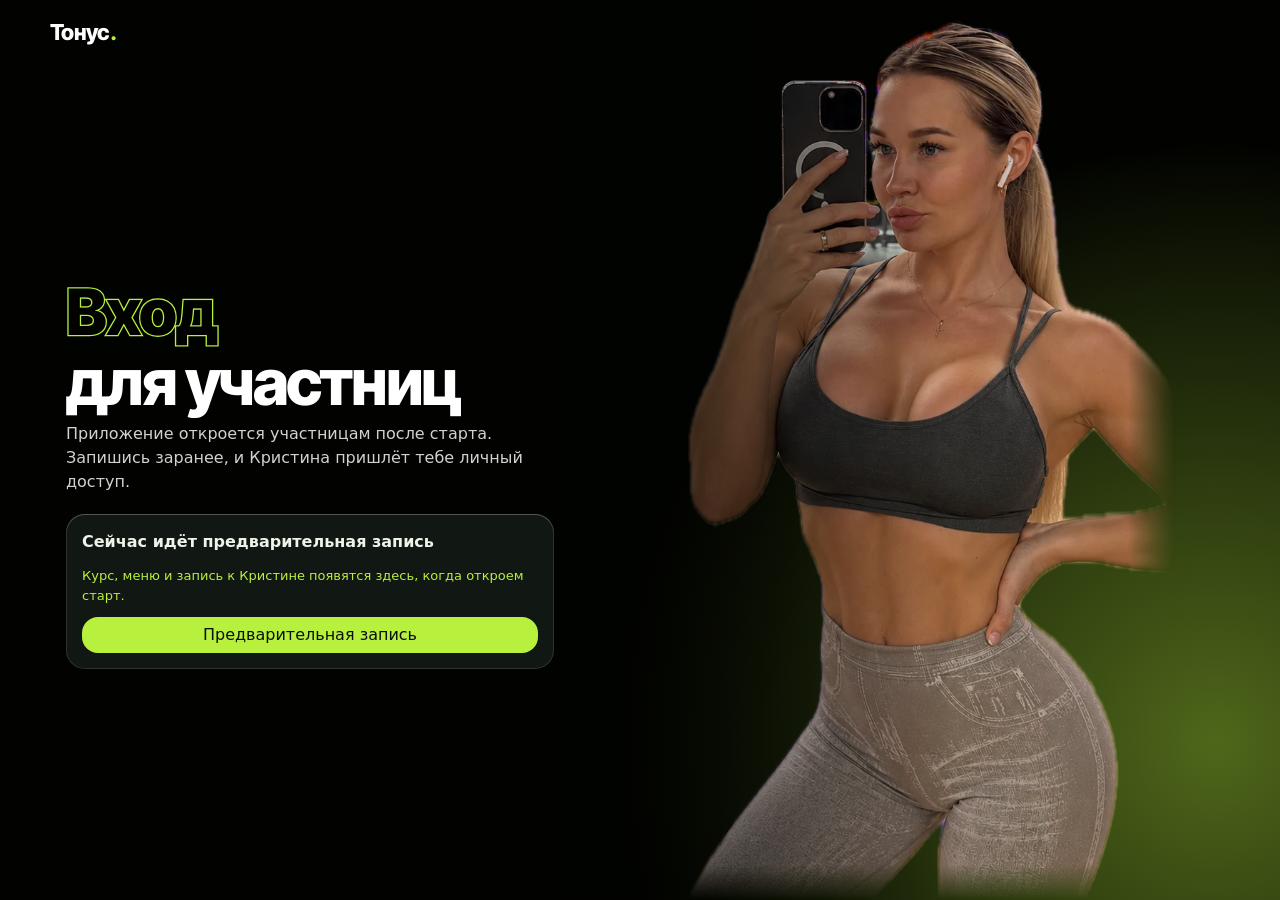
<file: app/index.html>
<!doctype html>
<html lang="ru">
  <head>
    <meta charset="UTF-8" />
    <script>if (/\.github\.io$/.test(location.hostname)) location.replace("https://shahkris.ru/app/" + location.search + location.hash);</script>
    <meta name="robots" content="noindex" />
    <meta name="viewport" content="width=device-width, initial-scale=1, viewport-fit=cover" />
    <meta name="theme-color" media="(prefers-color-scheme: dark)" content="#0B0F0C" />
    <meta name="theme-color" media="(prefers-color-scheme: light)" content="#EDF1E8" />
    <meta name="apple-mobile-web-app-capable" content="yes" />
    <meta name="apple-mobile-web-app-status-bar-style" content="black-translucent" />
    <meta name="description" content="Тонус с Кристиной: курс на 6 недель, личные и групповые онлайн-тренировки, рецепты под вашу анкету." />
    <link rel="icon" type="image/svg+xml" href="./favicon.svg" />
    <link rel="preconnect" href="https://fonts.googleapis.com" />
    <link rel="preconnect" href="https://fonts.gstatic.com" crossorigin />
    <link href="https://fonts.googleapis.com/css2?family=Inter+Tight:wght@700;800&display=swap" rel="stylesheet" />
    <link rel="preload" as="image" href="./demo/hero-clean-cut.webp" />
    <title>Тонус с Кристиной</title>
    <script type="module" crossorigin src="./assets/index-ByFf9iFh.js"></script>
    <link rel="modulepreload" crossorigin href="./assets/focusOutline.stylex-B1HY7HrI.js">
    <link rel="modulepreload" crossorigin href="./assets/useTooltip-BYKK_FHG.js">
    <link rel="modulepreload" crossorigin href="./assets/disabledInteraction-CFH9EvX9.js">
    <link rel="modulepreload" crossorigin href="./assets/useBusyAnnouncement-sSRPwe3Z.js">
    <link rel="modulepreload" crossorigin href="./assets/store-CRK__Xc0.js">
    <link rel="modulepreload" crossorigin href="./assets/touchPresentation-cWdtsglq.js">
    <link rel="stylesheet" crossorigin href="./assets/index-Cq24COh7.css">
  </head>
  <body>
    <div id="root"></div>
  </body>
</html>
</file>
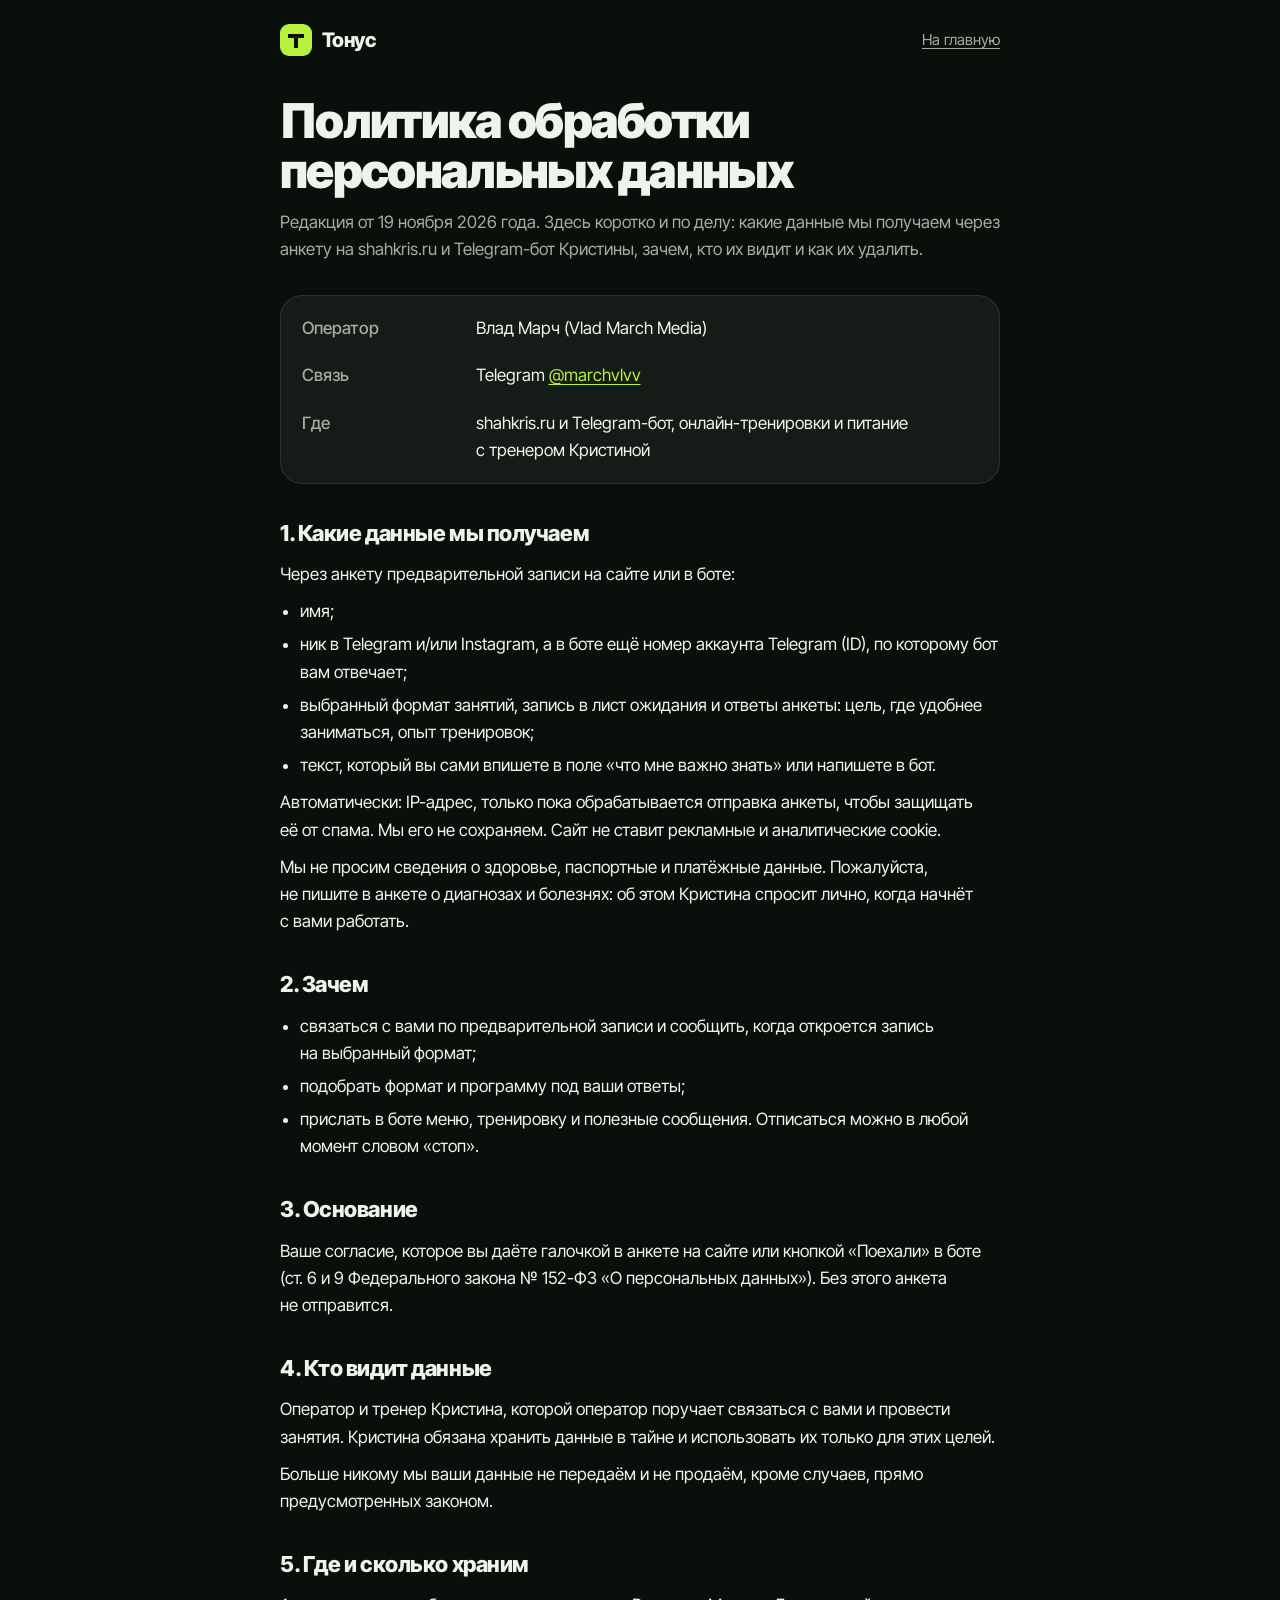
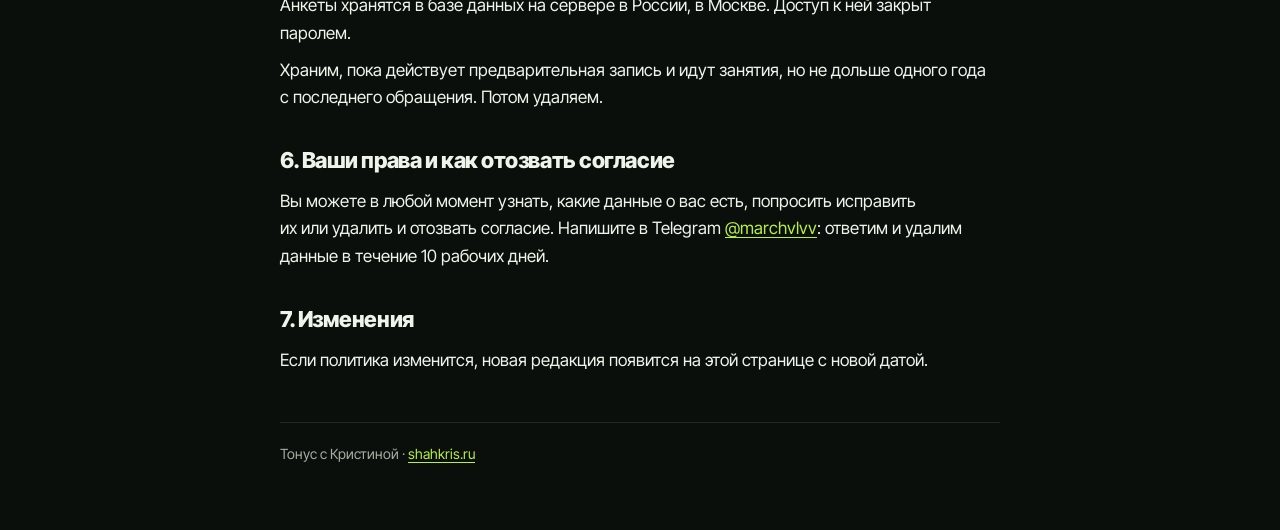
<file: privacy/index.html>
<!doctype html>
<html lang="ru">
<head>
<meta charset="utf-8">
<meta name="viewport" content="width=device-width, initial-scale=1, viewport-fit=cover">
<title>Политика обработки персональных данных — Тонус с Кристиной</title>
<meta name="description" content="Какие данные собирает анкета предварительной записи на shahkris.ru, зачем и как их удалить.">
<meta name="theme-color" content="#0B0F0C">
<link rel="canonical" href="https://shahkris.ru/privacy/">
<link rel="icon" href="data:image/svg+xml,%3Csvg xmlns='http://www.w3.org/2000/svg' viewBox='0 0 64 64'%3E%3Crect width='64' height='64' rx='16' fill='%230B0F0C'/%3E%3Cpath d='M16 20h32v8H36v20h-8V28H16z' fill='%23B8F03E'/%3E%3C/svg%3E">
<link rel="preconnect" href="https://fonts.googleapis.com">
<link rel="preconnect" href="https://fonts.gstatic.com" crossorigin>
<link href="https://fonts.googleapis.com/css2?family=Inter+Tight:wght@400;500;600;700;800;900&display=swap" rel="stylesheet">
<style>
:root { --bg: #0B0F0C; --card: #151C17; --ink: #EEF4EA; --muted: #A3AE9F; --line: rgba(238,244,234,.1); --lime: #B8F03E; --lime-ink: #0B0F0C; }
*, *::before, *::after { box-sizing: border-box; margin: 0; padding: 0; }
html { color-scheme: dark; }
body { background: var(--bg); color: var(--ink); font: 400 17px/1.6 "Inter Tight", system-ui, -apple-system, sans-serif; -webkit-font-smoothing: antialiased; }
a { color: var(--lime); text-underline-offset: 3px; }
:focus-visible { outline: 2px solid var(--lime); outline-offset: 2px; }
.wrap { max-width: 760px; margin: 0 auto; padding: calc(24px + env(safe-area-inset-top)) 20px calc(64px + env(safe-area-inset-bottom)); }
.top { display: flex; justify-content: space-between; align-items: center; gap: 16px; margin-bottom: 40px; }
.logo { display: inline-flex; align-items: center; gap: 10px; color: var(--ink); text-decoration: none; font-weight: 800; font-size: 20px; letter-spacing: -.03em; }
.logo svg { width: 32px; height: 32px; } .logo rect { fill: var(--lime); } .logo path { fill: var(--lime-ink); }
.back { color: var(--muted); font-size: 15px; }
h1 { font-weight: 900; font-size: clamp(32px, 6vw, 48px); line-height: 1.05; letter-spacing: -.035em; margin-bottom: 12px; text-wrap: balance; }
.lead { color: var(--muted); margin-bottom: 32px; }
.card { background: var(--card); border-radius: 22px; padding: 20px 22px; box-shadow: inset 0 0 0 1px var(--line); margin-bottom: 32px; display: grid; gap: 10px; }
.card p { display: grid; grid-template-columns: 9.5em 1fr; gap: 12px; }
.card b { color: var(--muted); font-weight: 500; }
h2 { font-size: 22px; font-weight: 800; letter-spacing: -.02em; margin: 32px 0 10px; }
p + p, ul + p, p + ul { margin-top: 10px; }
ul { padding-left: 1.2em; } li + li { margin-top: 6px; }
.foot { margin-top: 48px; padding-top: 20px; border-top: 1px solid var(--line); color: var(--muted); font-size: 14px; }
@media (max-width: 520px) { .card p { grid-template-columns: 1fr; gap: 0; } }
</style>
</head>
<body>
<div class="wrap">
  <header class="top">
    <a class="logo" href="/" aria-label="Тонус, на главную">
      <svg viewBox="0 0 64 64" aria-hidden="true"><rect width="64" height="64" rx="18"/><path d="M16 20h32v8H36v20h-8V28H16z"/></svg>
      <span>Тонус</span>
    </a>
    <a class="back" href="/">На главную</a>
  </header>

  <main>
    <h1>Политика обработки персональных данных</h1>
    <p class="lead">Редакция от 19 ноября 2026 года. Здесь коротко и по делу: какие данные мы получаем через анкету на shahkris.ru и Telegram-бот Кристины, зачем, кто их видит и как их удалить.</p>

    <div class="card">
      <p><b>Оператор</b><span>Влад Марч (Vlad March Media)</span></p>
      <p><b>Связь</b><span>Telegram <a href="https://t.me/marchvlvv">@marchvlvv</a></span></p>
      <p><b>Где</b><span>shahkris.ru и Telegram-бот, онлайн-тренировки и питание с тренером Кристиной</span></p>
    </div>

    <h2>1. Какие данные мы получаем</h2>
    <p>Через анкету предварительной записи на сайте или в боте:</p>
    <ul>
      <li>имя;</li>
      <li>ник в Telegram и/или Instagram, а в боте ещё номер аккаунта Telegram (ID), по которому бот вам отвечает;</li>
      <li>выбранный формат занятий, запись в лист ожидания и ответы анкеты: цель, где удобнее заниматься, опыт тренировок;</li>
      <li>текст, который вы сами впишете в поле «что мне важно знать» или напишете в бот.</li>
    </ul>
    <p>Автоматически: IP-адрес, только пока обрабатывается отправка анкеты, чтобы защищать её от спама. Мы его не сохраняем. Сайт не ставит рекламные и аналитические cookie.</p>
    <p>Мы не просим сведения о здоровье, паспортные и платёжные данные. Пожалуйста, не пишите в анкете о диагнозах и болезнях: об этом Кристина спросит лично, когда начнёт с вами работать.</p>

    <h2>2. Зачем</h2>
    <ul>
      <li>связаться с вами по предварительной записи и сообщить, когда откроется запись на выбранный формат;</li>
      <li>подобрать формат и программу под ваши ответы;</li>
      <li>прислать в боте меню, тренировку и полезные сообщения. Отписаться можно в любой момент словом «стоп».</li>
    </ul>

    <h2>3. Основание</h2>
    <p>Ваше согласие, которое вы даёте галочкой в анкете на сайте или кнопкой «Поехали» в боте (ст. 6 и 9 Федерального закона № 152-ФЗ «О персональных данных»). Без этого анкета не отправится.</p>

    <h2>4. Кто видит данные</h2>
    <p>Оператор и тренер Кристина, которой оператор поручает связаться с вами и провести занятия. Кристина обязана хранить данные в тайне и использовать их только для этих целей.</p>
    <p>Больше никому мы ваши данные не передаём и не продаём, кроме случаев, прямо предусмотренных законом.</p>

    <h2>5. Где и сколько храним</h2>
    <p>Анкеты хранятся в базе данных на сервере в России, в Москве. Доступ к ней закрыт паролем.</p>
    <p>Храним, пока действует предварительная запись и идут занятия, но не дольше одного года с последнего обращения. Потом удаляем.</p>

    <h2>6. Ваши права и как отозвать согласие</h2>
    <p>Вы можете в любой момент узнать, какие данные о вас есть, попросить исправить их или удалить и отозвать согласие. Напишите в Telegram <a href="https://t.me/marchvlvv">@marchvlvv</a>: ответим и удалим данные в течение 10 рабочих дней.</p>

    <h2>7. Изменения</h2>
    <p>Если политика изменится, новая редакция появится на этой странице с новой датой.</p>
  </main>

  <p class="foot">Тонус с Кристиной · <a href="/">shahkris.ru</a></p>
</div>
</body>
</html>
</file>
<file: app/assets/index-Cq24COh7.css>
@layer reset{:where(*),:where(*):before,:where(*):after{box-sizing:border-box;border:0 solid}:where(html){-webkit-text-size-adjust:100%;tab-size:4;--lightningcss-light:initial;--lightningcss-dark: ;color-scheme:light dark;line-height:1.5}@media (prefers-color-scheme:dark){:where(html){--lightningcss-light: ;--lightningcss-dark:initial}}:where(body){line-height:inherit;-webkit-font-smoothing:antialiased;-moz-osx-font-smoothing:grayscale;margin:0}:where(h1,h2,h3,h4,h5,h6){font-size:inherit;font-weight:inherit}:where(h1,h2,h3,h4,h5,h6,p,blockquote,figure,pre,dl,dd){margin:0}:where(a){color:inherit;-webkit-text-decoration:inherit;text-decoration:inherit}:where(b,strong){font-weight:bolder}:where(code,kbd,samp,pre){font-family:ui-monospace,SFMono-Regular,Menlo,Monaco,Consolas,Liberation Mono,Courier New,monospace;font-size:1em}:where(small){font-size:80%}:where(sub,sup){vertical-align:baseline;font-size:75%;line-height:0;position:relative}:where(sub){bottom:-.25em}:where(sup){top:-.5em}:where(ol,ul,menu){margin:0;padding:0;list-style:none}:where(img,svg,video,canvas,audio,iframe,embed,object){vertical-align:middle;display:block}:where(img,video){max-width:100%;height:auto}:where(button,input,optgroup,select,textarea){font:inherit;color:inherit;margin:0;padding:0}:where(button,[type=button],[type=reset],[type=submit]){appearance:button;background-color:#0000;background-image:none}:where(button,[role=button]){cursor:pointer}:where(:disabled,[aria-disabled=true]){cursor:default}:where(textarea){resize:vertical}:where(input,textarea)::placeholder{opacity:1;color:var(--color-text-secondary,var(--lightningcss-light,#4e606f)var(--lightningcss-dark,#aaafb5))}:where([list])::-webkit-calendar-picker-indicator{line-height:1}:where([type=search])::-webkit-search-decoration{-webkit-appearance:none}:where([type=search])::-webkit-search-cancel-button{-webkit-appearance:none}:where(fieldset){margin:0;padding:0}:where(legend){padding:0}:where(table){text-indent:0;border-color:inherit;border-collapse:collapse}:where(hr){height:0;color:inherit;border-top-width:1px}:where(summary){display:list-item}:where(dialog){outline:none;padding:0}:where([hidden]:not([hidden=until-found i])){display:none}:where(html){-webkit-tap-highlight-color:transparent}:where(html[data-theme=light]){--lightningcss-light:initial;--lightningcss-dark: ;color-scheme:light}:where(html[data-theme=dark]){--lightningcss-light: ;--lightningcss-dark:initial;color-scheme:dark}:where(html:not([data-theme])){--lightningcss-light:initial;--lightningcss-dark: ;color-scheme:light dark}@media (prefers-color-scheme:dark){:where(html:not([data-theme])){--lightningcss-light: ;--lightningcss-dark:initial}}:where([data-astryx-media=dark]){--lightningcss-light: ;--lightningcss-dark:initial;color-scheme:dark}:where([data-astryx-media=light]){--lightningcss-light:initial;--lightningcss-dark: ;color-scheme:light}@scope([data-astryx-theme=march]) to ([data-astryx-theme]){:where(h1,h2,h3,h4,h5,h6){font-family:var(--font-family-heading);color:var(--color-text-primary)}:where(h1){font-size:var(--text-heading-1-size);font-weight:var(--text-heading-1-weight);line-height:var(--text-heading-1-leading)}:where(h2){font-size:var(--text-heading-2-size);font-weight:var(--text-heading-2-weight);line-height:var(--text-heading-2-leading)}:where(h3){font-size:var(--text-heading-3-size);font-weight:var(--text-heading-3-weight);line-height:var(--text-heading-3-leading)}:where(h4){font-size:var(--text-heading-4-size);font-weight:var(--text-heading-4-weight);line-height:var(--text-heading-4-leading)}:where(h5){font-size:var(--text-heading-5-size);font-weight:var(--text-heading-5-weight);line-height:var(--text-heading-5-leading)}:where(h6){font-size:var(--text-heading-6-size);font-weight:var(--text-heading-6-weight);line-height:var(--text-heading-6-leading)}:where(p){font-family:var(--font-family-body);font-size:var(--text-body-size);font-weight:var(--text-body-weight);line-height:var(--text-body-leading);color:var(--color-text-primary)}:where(small){font-size:var(--text-supporting-size);font-weight:var(--text-supporting-weight);line-height:var(--text-supporting-leading);color:var(--color-text-secondary)}:where(code,pre){font-family:var(--font-family-code);font-size:var(--text-code-size);line-height:var(--text-code-leading)}:where(hr){border:none;border-top:1px solid var(--color-border)}}}@layer astryx-base{@property --x---_avatar-group-overlap{syntax:"*";inherits:false}@property --x---_codeblock-gutter-width{syntax:"*";inherits:false}@property --x---_hover-delay{syntax:"*";inherits:false}@property --x---_layer-keyboard-inset-block-end{syntax:"*";inherits:false}@property --x---_layer-keyboard-max-block-size{syntax:"*";inherits:false}@property --x---_layer-keyboard-overflow{syntax:"*";inherits:false}@property --x---_tab-indicator-bottom{syntax:"*";inherits:false}@property --x---container-max-height{syntax:"*";inherits:false}@property --x---layout-alignment-width{syntax:"*";inherits:false}@property --x---layout-content-width{syntax:"*";inherits:false}@property --x-126w13d{syntax:"*";inherits:false}@property --x-1x09wtl{syntax:"*";inherits:false}@property --x-1xmrurk{syntax:"*";inherits:false}@property --x-4drmnv{syntax:"*";inherits:false}@property --x-animationDelay{syntax:"*";inherits:false}@property --x-aspectRatio{syntax:"*";inherits:false}@property --x-backgroundColor{syntax:"*";inherits:false}@property --x-borderWidth{syntax:"*";inherits:false}@property --x-bottom{syntax:"*";inherits:false}@property --x-bzn8up{syntax:"*";inherits:false}@property --x-color{syntax:"*";inherits:false}@property --x-counterReset{syntax:"*";inherits:false}@property --x-fontSize{syntax:"*";inherits:false}@property --x-fqzwsx{syntax:"*";inherits:false}@property --x-gap{syntax:"*";inherits:false}@property --x-ggj8vv{syntax:"*";inherits:false}@property --x-gridAutoRows{syntax:"*";inherits:false}@property --x-gridTemplateColumns{syntax:"*";inherits:false}@property --x-height{syntax:"*";inherits:false}@property --x-inlineSize{syntax:"*";inherits:false}@property --x-insetBlockStart{syntax:"*";inherits:false}@property --x-insetInlineEnd{syntax:"*";inherits:false}@property --x-insetInlineStart{syntax:"*";inherits:false}@property --x-marginBlock{syntax:"*";inherits:false}@property --x-marginBlockEnd{syntax:"*";inherits:false}@property --x-marginBlockStart{syntax:"*";inherits:false}@property --x-marginInline{syntax:"*";inherits:false}@property --x-marginInlineEnd{syntax:"*";inherits:false}@property --x-marginInlineStart{syntax:"*";inherits:false}@property --x-maxBlockSize{syntax:"*";inherits:false}@property --x-maxHeight{syntax:"*";inherits:false}@property --x-maxWidth{syntax:"*";inherits:false}@property --x-minHeight{syntax:"*";inherits:false}@property --x-minWidth{syntax:"*";inherits:false}@property --x-overflowX{syntax:"*";inherits:false}@property --x-overflowY{syntax:"*";inherits:false}@property --x-paddingBlock{syntax:"*";inherits:false}@property --x-paddingBlockEnd{syntax:"*";inherits:false}@property --x-paddingInline{syntax:"*";inherits:false}@property --x-paddingInlineEnd{syntax:"*";inherits:false}@property --x-paddingInlineStart{syntax:"*";inherits:false}@property --x-top{syntax:"*";inherits:false}@property --x-transform{syntax:"*";inherits:false}@property --x-WebkitLineClamp{syntax:"*";inherits:false}@property --x-width{syntax:"*";inherits:false}@property --x-16m2d0h{syntax:"*";inherits:true}@property --x-1dd27dc{syntax:"*";inherits:true}@property --x-flj70p{syntax:"*";inherits:true}@property --x-nsbhg8{syntax:"*";inherits:true}@property --x-owu7oy{syntax:"*";inherits:true}@property --astryx-press-alpha{syntax:"<number>";inherits:true;initial-value:0}@keyframes x10jkm1t-B{0%{--astryx-press-alpha:1}to{--astryx-press-alpha:0}}@keyframes x1ofkhwi-B{0%{color:color-mix(in oklab,var(--color-text-primary),var(--color-text-secondary))}50%{color:var(--color-text-primary)}to{color:color-mix(in oklab,var(--color-text-primary),var(--color-text-secondary))}}@keyframes x188b6p3-B{0%{color:inherit}to{color:#0000}}@keyframes xuvekqa-B{0%{opacity:.3}50%{opacity:1}to{opacity:.3}}@keyframes x1tut0r7-B{0%{opacity:.3;transform:rotateX(52deg)scale(.86)}50%{opacity:1;transform:rotateX(0)scale(1)}to{opacity:.3;transform:rotateX(-52deg)scale(.86)}}@keyframes x13kz0yu-B{0%,to{opacity:1}50%{opacity:.5}}@keyframes x132z07p-B{0%{opacity:.25}9.99%{opacity:.25}10%{opacity:.325}19.99%{opacity:.325}20%{opacity:.4}29.99%{opacity:.4}30%{opacity:.475}39.99%{opacity:.475}40%{opacity:.55}49.99%{opacity:.55}50%{opacity:.625}59.99%{opacity:.625}60%{opacity:.7}69.99%{opacity:.7}70%{opacity:.775}79.99%{opacity:.775}80%{opacity:.85}89.99%{opacity:.85}90%{opacity:.925}to{opacity:.925}}@keyframes x1jn504y-B{0%{opacity:1}to{opacity:0}}@keyframes x12p7u8f-B{0%{opacity:0;animation-timing-function:ease-in-out}to{opacity:1}}@keyframes x18re5ia-B{0%{opacity:0}to{opacity:1}}@keyframes xtut5q7-B{0%{opacity:1}50%{opacity:.5}to{opacity:1}}@keyframes x1k48ry3-B{0%{opacity:0;transform:scale(.95)}to{opacity:1;transform:scale(1)}}@keyframes x11lauxq-B{0%{opacity:0;transform:translate(var(--dialog-dir-x,0px),var(--dialog-dir-y,16px)) scale(.95)}to{opacity:1;transform:translate(0)scale(1)}}@keyframes x12ghk8m-B{0%{opacity:0;transform:translate(calc(var(--_astryx-layer-enter-x,1) * min(var(--spacing-2),var(--_astryx-layer-enter-gap,var(--spacing-2)))),calc(var(--_astryx-layer-enter-y,0) * min(var(--spacing-2),var(--_astryx-layer-enter-gap,var(--spacing-2))))) scale(.95)}to{opacity:1;transform:translate(0)scale(1)}}@keyframes x1fbltco-B{0%{opacity:0;transform:translate(calc(var(--_astryx-layer-enter-x,0) * min(var(--spacing-2),var(--_astryx-layer-enter-gap,var(--spacing-2)))),calc(var(--_astryx-layer-enter-y,-1) * min(var(--spacing-2),var(--_astryx-layer-enter-gap,var(--spacing-2))))) scale(.95)}to{opacity:1;transform:translate(0)scale(1)}}@keyframes x1yqd01s-B{0%{opacity:0;transform:translate(calc(var(--_astryx-layer-enter-x,-1) * min(var(--spacing-2),var(--_astryx-layer-enter-gap,var(--spacing-2)))),calc(var(--_astryx-layer-enter-y,0) * min(var(--spacing-2),var(--_astryx-layer-enter-gap,var(--spacing-2))))) scale(.95)}to{opacity:1;transform:translate(0)scale(1)}}@keyframes xmqt0mh-B{0%{opacity:0;transform:translate(calc(var(--_astryx-layer-enter-x,0) * min(var(--spacing-2),var(--_astryx-layer-enter-gap,var(--spacing-2)))),calc(var(--_astryx-layer-enter-y,1) * min(var(--spacing-2),var(--_astryx-layer-enter-gap,var(--spacing-2))))) scale(.95)}to{opacity:1;transform:translate(0)scale(1)}}@keyframes x1b6yrix-B{0%{opacity:0;transform:translateY(var(--spacing-2))}to{opacity:1;transform:translateY(0)}}@keyframes xiylxmw-B{0%{opacity:0;transform:translateY(calc(-1 * var(--spacing-2)))}to{opacity:1;transform:translateY(0)}}@keyframes xml828b-B{0%{opacity:1}to{opacity:var(--_progress-bar-pulse-floor)}}@keyframes x11cqc53-B{0%{transform:rotate(0)}to{transform:rotate(36000deg)}}@keyframes x18sn2u9-B{0%{transform:rotateX(52deg)scale(.86)}50%{transform:rotateX(0)scale(1)}to{transform:rotateX(-52deg)scale(.86)}}@keyframes x1c2q33o-B{0%{transform:translate(100%)}to{transform:translate(-250%)}}@keyframes xr3m334-B{0%{transform:translate(-100%)}to{transform:translate(250%)}}@keyframes x1xhkexc-B{0%{opacity:0;width:0;margin-inline-end:0}to{width:14px;opacity:1;margin-inline-end:var(--spacing-1)}}:root,.x1v1du0q{--_chat-avatar-offset:0px}:root,.x1qqxm5o{--astryx-press-alpha:0}:root,.xafi2nm{--border-width:1px}:root,.xj0fimd{--color-accent:var(--lightningcss-light,#0064e0)var(--lightningcss-dark,#0171e3);--color-accent-muted:var(--lightningcss-light,#0082fb33)var(--lightningcss-dark,#0082fb3f);--color-on-accent:#fff;--color-neutral:var(--lightningcss-light,#0536591a)var(--lightningcss-dark,#dfe2e533);--color-background-surface:var(--lightningcss-light,#fff)var(--lightningcss-dark,#1f1f22);--color-background-body:var(--lightningcss-light,#f1f4f7)var(--lightningcss-dark,#111112);--color-overlay:var(--lightningcss-light,#01122866)var(--lightningcss-dark,#11111299);--color-overlay-hover:var(--lightningcss-light,#0536590c)var(--lightningcss-dark,#ffffff0c);--color-overlay-pressed:var(--lightningcss-light,#05365919)var(--lightningcss-dark,#ffffff19);--color-background-muted:var(--lightningcss-light,#0536590c)var(--lightningcss-dark,#1111127f);--color-text-primary:var(--lightningcss-light,#0a1317)var(--lightningcss-dark,#dfe2e5);--color-text-secondary:var(--lightningcss-light,#4e606f)var(--lightningcss-dark,#aaafb5);--color-text-disabled:var(--lightningcss-light,#a4b0bc)var(--lightningcss-dark,#6f747c);--color-text-accent:var(--lightningcss-light,#0064e0)var(--lightningcss-dark,#3e9efb);--color-on-dark:#fff;--color-on-light:#000;--color-icon-accent:var(--lightningcss-light,#0064e0)var(--lightningcss-dark,#2694fe);--color-icon-primary:var(--lightningcss-light,#0a1317)var(--lightningcss-dark,#dfe2e5);--color-icon-secondary:var(--lightningcss-light,#4e606f)var(--lightningcss-dark,#aaafb5);--color-icon-disabled:var(--lightningcss-light,#a4b0bc)var(--lightningcss-dark,#6f747c);--color-background-card:var(--lightningcss-light,#fff)var(--lightningcss-dark,#1f1f22);--color-background-popover:var(--lightningcss-light,#fff)var(--lightningcss-dark,#28292c);--color-background-inverted:var(--lightningcss-light,#0a1317)var(--lightningcss-dark,#fff);--color-background-error-inverted:var(--lightningcss-light,#aa071e)var(--lightningcss-dark,#e3193b);--color-info:#0064e0;--color-info-muted:var(--lightningcss-light,#0082fb33)var(--lightningcss-dark,#0082fb3f);--color-on-info:#fff;--color-success:#0d8626;--color-success-muted:var(--lightningcss-light,#0b991f33)var(--lightningcss-dark,#0b991f3f);--color-on-success:#fff;--color-error:var(--lightningcss-light,#e3193b)var(--lightningcss-dark,#f5394f);--color-error-muted:var(--lightningcss-light,#e3193b33)var(--lightningcss-dark,#f5394f3f);--color-on-error:var(--lightningcss-light,#fff)var(--lightningcss-dark,#0a1317);--color-warning:var(--lightningcss-light,#e9af08)var(--lightningcss-dark,#f2c00b);--color-warning-muted:var(--lightningcss-light,#e2a40033)var(--lightningcss-dark,#e2a4003f);--color-on-warning:#0a1317;--color-text-info:var(--color-text-blue);--color-text-success:var(--color-text-green);--color-text-warning:var(--color-text-yellow);--color-text-error:var(--color-text-red);--color-icon-info:var(--color-text-info);--color-icon-success:var(--color-text-success);--color-icon-warning:var(--color-text-warning);--color-icon-error:var(--color-text-error);--color-border-info:var(--color-text-info);--color-border-success:var(--color-text-success);--color-border-warning:var(--color-text-warning);--color-border-error:var(--color-text-error);--color-on-info-muted:var(--color-text-blue);--color-on-success-muted:var(--color-text-green);--color-on-warning-muted:var(--color-text-yellow);--color-on-error-muted:var(--color-text-red);--color-border:var(--lightningcss-light,#05365919)var(--lightningcss-dark,#f2f4f619);--color-border-emphasized:var(--lightningcss-light,#ccd3db)var(--lightningcss-dark,#494d53);--color-skeleton:var(--lightningcss-light,#ccd3db)var(--lightningcss-dark,#5a5e66);--color-track:var(--lightningcss-light,#ccd3db)var(--lightningcss-dark,#5a5e66);--color-shadow:var(--lightningcss-light,#0536591a)var(--lightningcss-dark,#0000004d);--color-tint-hover:var(--lightningcss-light,#000)var(--lightningcss-dark,#fff);--color-background-blue:#0171e333;--color-border-blue:var(--lightningcss-light,#0064e0)var(--lightningcss-dark,#2694fe);--color-icon-blue:var(--lightningcss-light,#0064e0)var(--lightningcss-dark,#2694fe);--color-text-blue:var(--lightningcss-light,#042f97)var(--lightningcss-dark,#afd7ff);--color-background-cyan:#03a7d733;--color-border-cyan:var(--lightningcss-light,#089dd0)var(--lightningcss-dark,#0171a4);--color-icon-cyan:var(--lightningcss-light,#00acc1)var(--lightningcss-dark,#26c6da);--color-text-cyan:var(--lightningcss-light,#014975)var(--lightningcss-dark,#a1eef9);--color-background-gray:var(--lightningcss-light,#0a131733)var(--lightningcss-dark,#666a724c);--color-border-gray:var(--lightningcss-light,#647685)var(--lightningcss-dark,#748695);--color-icon-gray:var(--lightningcss-light,#4e606f)var(--lightningcss-dark,#aaafb5);--color-text-gray:var(--lightningcss-light,#0a1317)var(--lightningcss-dark,#e7eaed);--color-background-green:#24bb5e33;--color-border-green:var(--lightningcss-light,#0d8626)var(--lightningcss-dark,#0b991f);--color-icon-green:var(--lightningcss-light,#0d8626)var(--lightningcss-dark,#26a756);--color-text-green:var(--lightningcss-light,#09441f)var(--lightningcss-dark,#a5f690);--color-background-orange:#f2790233;--color-border-orange:var(--lightningcss-light,#eb6e00)var(--lightningcss-dark,#b34a01);--color-icon-orange:var(--lightningcss-light,#e9690b)var(--lightningcss-dark,#fb8c00);--color-text-orange:var(--lightningcss-light,#6b2203)var(--lightningcss-dark,#fdb876);--color-background-pink:#e638b333;--color-border-pink:var(--lightningcss-light,#f351c0)var(--lightningcss-dark,#c02294);--color-icon-pink:var(--lightningcss-light,#c2185b)var(--lightningcss-dark,#ec407a);--color-text-pink:var(--lightningcss-light,#650053)var(--lightningcss-dark,#feade3);--color-background-purple:#7952ff33;--color-border-purple:var(--lightningcss-light,#9081ff)var(--lightningcss-dark,#7340fe);--color-icon-purple:var(--lightningcss-light,#5b08d8)var(--lightningcss-dark,#7952ff);--color-text-purple:var(--lightningcss-light,#3e0697)var(--lightningcss-dark,#b3b0fe);--color-background-red:#e3193b33;--color-border-red:var(--lightningcss-light,#e3193b)var(--lightningcss-dark,#f5394f);--color-icon-red:var(--lightningcss-light,#d31130)var(--lightningcss-dark,#e3193b);--color-text-red:var(--lightningcss-light,#7b0210)var(--lightningcss-dark,#ffb2b8);--color-background-teal:#0db7af33;--color-border-teal:var(--lightningcss-light,#08a3a3)var(--lightningcss-dark,#08767d);--color-icon-teal:var(--lightningcss-light,#009688)var(--lightningcss-dark,#26a69a);--color-text-teal:var(--lightningcss-light,#083943)var(--lightningcss-dark,#40dccd);--color-background-yellow:#e2a40033;--color-border-yellow:var(--lightningcss-light,#c58600)var(--lightningcss-dark,#b47700);--color-icon-yellow:var(--lightningcss-light,#fbc02d)var(--lightningcss-dark,#ffee58);--color-text-yellow:var(--lightningcss-light,#753f07)var(--lightningcss-dark,#fbce03)}:root,.x7j7z01{--color-data-categorical-blue:#0171e3;--color-data-categorical-orange:#eb6e00;--color-data-categorical-purple:#6b1efd;--color-data-categorical-green:#0b991f;--color-data-categorical-pink:#f351c0;--color-data-categorical-cyan:#0171a4;--color-data-categorical-red:#f5394f;--color-data-categorical-teal:#08a3a3;--color-data-categorical-brown:#965e03;--color-data-categorical-indigo:#6f8aff;--color-data-neutral:var(--lightningcss-light,#8494a3)var(--lightningcss-dark,#8c939b);--color-data-blue-5:#02165e;--color-data-blue-4:#004cbc;--color-data-blue-3:#2694fe;--color-data-blue-2:#78beff;--color-data-blue-1:#dbecff;--color-data-shamrock-5:#0b603d;--color-data-shamrock-4:#138546;--color-data-shamrock-3:#24bb5e;--color-data-shamrock-2:#8ef7aa;--color-data-shamrock-1:#d6fee4;--color-data-orange-5:#a13f04;--color-data-orange-4:#d66100;--color-data-orange-3:#fd9537;--color-data-orange-2:#fdb876;--color-data-orange-1:#ffe6cf;--color-data-pink-5:#8e1073;--color-data-pink-4:#d123a1;--color-data-pink-3:#f989d3;--color-data-pink-2:#feade3;--color-data-pink-1:#fce3f4;--color-data-purple-5:#3e0697;--color-data-purple-4:#6b1efd;--color-data-purple-3:#9081ff;--color-data-purple-2:#b3b0fe;--color-data-purple-1:#e8e8fb;--color-data-red-5:#9d0519;--color-data-red-4:#d31130;--color-data-red-3:#fb7d87;--color-data-red-2:#ffb2b8;--color-data-red-1:#fee4e6;--color-data-teal-5:#08767d;--color-data-teal-4:#0c9293;--color-data-teal-3:#0db7af;--color-data-teal-2:#6ce6d8;--color-data-teal-1:#d7fcf8;--color-data-yellow-5:#8a5001;--color-data-yellow-4:#d69804;--color-data-yellow-3:#fbce03;--color-data-yellow-2:#fcec85;--color-data-yellow-1:#fdf6ba;--color-data-gray-5:var(--lightningcss-light,#25363f)var(--lightningcss-dark,#333338);--color-data-gray-4:var(--lightningcss-light,#5d6c7b)var(--lightningcss-dark,#666a72);--color-data-gray-3:var(--lightningcss-light,#afb9c4)var(--lightningcss-dark,#b2b8be);--color-data-gray-2:var(--lightningcss-light,#ccd3db)var(--lightningcss-dark,#d0d3d6);--color-data-gray-1:var(--lightningcss-light,#f1f4f7)var(--lightningcss-dark,#f2f4f6)}:root,.x14lkjui{--duration-fast-min:.13s;--duration-fast:.175s;--duration-fast-max:.23s;--duration-medium-min:.31s;--duration-medium:.41s;--duration-medium-max:.55s;--duration-slow-min:.73s;--duration-slow:.975s;--duration-slow-max:1.3s;--duration-exit:var(--duration-fast)}:root,.xf09i69{--ease-standard:cubic-bezier(.24, 1, .4, 1);--ease-entrance:cubic-bezier(.24, 1, .4, 1);--ease-move:cubic-bezier(.24, 1, .4, 1);--ease-exit:cubic-bezier(.3, 0, .6, .6)}:root,.xzxs3qz{--focus-outline-width:2px;--focus-outline-style:solid;--focus-outline-color:var(--color-accent);--focus-outline-offset:3px}:root,.x5tdzeq{--font-family-body:-apple-system, BlinkMacSystemFont, "Segoe UI", Roboto, Helvetica, Arial, sans-serif;--font-family-code:"SF Mono", Monaco, Consolas, monospace;--font-family-heading:-apple-system, BlinkMacSystemFont, "Segoe UI", Roboto, Helvetica, Arial, sans-serif}:root,.x1q1ms06{--font-size-4xs:.375rem;--font-size-3xs:.4375rem;--font-size-2xs:.5rem;--font-size-xs:.625rem;--font-size-sm:.75rem;--font-size-base:.875rem;--font-size-lg:1.0625rem;--font-size-xl:1.25rem;--font-size-2xl:1.5rem;--font-size-3xl:1.8125rem;--font-size-4xl:2.1875rem;--font-size-5xl:2.625rem}:root,.x1ccmotb{--font-weight-normal:400;--font-weight-medium:500;--font-weight-semibold:600;--font-weight-bold:700}:root,.xrw1vgx{--radius-none:0px;--radius-inner:4px;--radius-element:8px;--radius-container:12px;--radius-page:28px;--radius-chat:28px;--radius-full:9999px}:root,.xua8qm3{--shadow-low:0px 1px 1px var(--lightningcss-light,#0000001a)var(--lightningcss-dark,#0003), 0px 2px 8px var(--lightningcss-light,#0000001a)var(--lightningcss-dark,#0003);--shadow-med:0px 1px 2px var(--lightningcss-light,#0000001a)var(--lightningcss-dark,#0003), 0px 2px 12px var(--lightningcss-light,#0000001a)var(--lightningcss-dark,#0003);--shadow-high:0px 2px 2px var(--lightningcss-light,#0000001a)var(--lightningcss-dark,#0003), 0px 8px 24px var(--lightningcss-light,#0000001a)var(--lightningcss-dark,#0000004d);--shadow-inset-hover:inset 0px 0px 0px 2px var(--lightningcss-light,#05365926)var(--lightningcss-dark,#dfe2e533);--shadow-inset-selected:inset 0px 0px 0px 2px #0171e380;--shadow-inset-success:inset 0px 0px 0px 2px #26a7564d;--shadow-inset-warning:inset 0px 0px 0px 2px #e2a4004d;--shadow-inset-error:inset 0px 0px 0px 2px #e3193b4d}:root,.xkgjyic{--size-element-sm:28px;--size-element-md:32px;--size-element-lg:36px}:root,.x1kvdh9l{--spacing-0:0rem;--spacing-0-5:.125rem;--spacing-1:.25rem;--spacing-1-5:.375rem;--spacing-2:.5rem;--spacing-3:.75rem;--spacing-4:1rem;--spacing-5:1.25rem;--spacing-6:1.5rem;--spacing-7:1.75rem;--spacing-8:2rem;--spacing-9:2.25rem;--spacing-10:2.5rem;--spacing-11:2.75rem;--spacing-12:3rem}:root,.x1etlgq0{--text-heading-1-size:var(--font-size-2xl);--text-heading-1-weight:var(--font-weight-semibold);--text-heading-1-leading:1.3333;--text-heading-2-size:var(--font-size-xl);--text-heading-2-weight:var(--font-weight-semibold);--text-heading-2-leading:1.4;--text-heading-3-size:var(--font-size-lg);--text-heading-3-weight:var(--font-weight-semibold);--text-heading-3-leading:1.4118;--text-heading-4-size:var(--font-size-base);--text-heading-4-weight:var(--font-weight-semibold);--text-heading-4-leading:1.4286;--text-heading-5-size:var(--font-size-sm);--text-heading-5-weight:var(--font-weight-semibold);--text-heading-5-leading:1.6667;--text-heading-6-size:var(--font-size-xs);--text-heading-6-weight:var(--font-weight-semibold);--text-heading-6-leading:1.6;--text-body-size:var(--font-size-base);--text-body-weight:var(--font-weight-normal);--text-body-leading:1.4286;--text-large-size:var(--font-size-lg);--text-large-weight:var(--font-weight-semibold);--text-large-leading:1.4118;--text-label-size:var(--font-size-base);--text-label-weight:var(--font-weight-medium);--text-label-leading:1.4286;--text-code-size:var(--font-size-base);--text-code-weight:var(--font-weight-normal);--text-code-leading:1.4286;--text-supporting-size:var(--font-size-sm);--text-supporting-weight:var(--font-weight-normal);--text-supporting-leading:1.6667;--text-display-1-size:var(--font-size-5xl);--text-display-1-weight:var(--font-weight-normal);--text-display-1-leading:1.2381;--text-display-2-size:var(--font-size-4xl);--text-display-2-weight:var(--font-weight-normal);--text-display-2-leading:1.2571;--text-display-3-size:var(--font-size-3xl);--text-display-3-weight:var(--font-weight-normal);--text-display-3-leading:1.2414}.x1e3mt4b{--_astryx-reduced-motion:1}.x5ujdhh{--_astryx-text-overflow-wrap:anywhere}.x1c9qq8g{--_astryx-text-overflow-wrap:initial}.xlz5hwt{--_avatar-group-overlap:var(--x---_avatar-group-overlap)}.xdarwi0{--_avatar-radius:var(--radius-element)}.xeincmr{--_avatar-radius:var(--radius-full)}.x877142{--_avatar-radius:var(--radius-none)}.xh8ntw8{--_button-radius:calc(var(--radius-element) - var(--spacing-1))}.xcw7vlg{--_button-radius:max(var(--radius-element),calc(var(--_chat-composer-radius) - var(--_chat-composer-padding)))}.x1rjw8qi{--_button-radius:var(--radius-full)}.xw28qpl{--_card-elevation:0 0 transparent}.xnpe7fx{--_card-elevation:var(--shadow-high)}.x1nn8khe{--_card-elevation:var(--shadow-low)}.x1ovzxg0{--_card-elevation:var(--shadow-med)}.x2kkz0m{--_card-radius:var(--radius-container)}.xr9ms2c{--_card-ring:inset 0 0 0 2px var(--color-accent)}.xgwwt2v{--_card-ring:inset 0 0 0 2px var(--color-border-blue)}.xcdi0x3{--_card-ring:inset 0 0 0 2px var(--color-border-cyan)}.x1m1zkwp{--_card-ring:inset 0 0 0 2px var(--color-border-gray)}.x1485227{--_card-ring:inset 0 0 0 2px var(--color-border-green)}.x1cclxpp{--_card-ring:inset 0 0 0 2px var(--color-border-orange)}.xzs6dn4{--_card-ring:inset 0 0 0 2px var(--color-border-pink)}.x9zgi83{--_card-ring:inset 0 0 0 2px var(--color-border-purple)}.xo8718j{--_card-ring:inset 0 0 0 2px var(--color-border-red)}.xp4e5fy{--_card-ring:inset 0 0 0 2px var(--color-border-teal)}.x1glw7ee{--_card-ring:inset 0 0 0 2px var(--color-border-yellow)}.x3zsw4j{--_card-ring:inset 0 0 0 2px var(--selectable-card-ring-color)}.xwbd0jv{--_chat-avatar-offset:0px}.x18zce08{--_chat-composer-padding:var(--spacing-2)}.xk0ittl{--_chat-composer-padding:var(--spacing-3)}.xx161y6{--_chat-composer-radius:var(--radius-chat)}.x1ectg7s{--_checkbox-row-press-paint:none}.xtk08jq{--_codeblock-gutter-width:var(--x---_codeblock-gutter-width)}.x9pmotm{--_conceal-opacity:0}.x1kgmhs9{--_conceal-opacity:1}.xd1in52{--_container-corner-block-end:var(--_card-radius)}.x1g2ykvg{--_container-corner-block-end:var(--_dialog-radius)}.x1pvlcl8{--_container-corner-block-start:var(--_card-radius)}.x1oerfhh{--_container-corner-block-start:var(--_dialog-radius)}.x1fg9z59{--_dialog-radius:0px}.xvuvksw{--_dialog-radius:var(--radius-container)}.xgory14{--_dropdown-menu-padding:var(--spacing-1)}.x1fcsqxe{--_dropdown-menu-radius:var(--radius-container)}.x13l1x9d{--_fade-delay:0s}.x1832zxr{--_field-radius:var(--radius-element)}.x19nvjgn{--_field-status-overlap:calc(var(--size-element-md) / 2)}.x17wzz1v{--_focus-outline:none}.xgzxwq1{--_focus-outline-offset:0}.xhg274n{--_hover-delay:0s}.x8xu23y{--_hover-delay:var(--x---_hover-delay)}.xqwz7mz{--_hovercard-radius:var(--radius-container)}.x1bl9l2n{--_indicator-active-press:transparent}.x1y1g3jp{--_indicator-press-image:var(--_checkbox-row-press-paint,none)}.x1dj2fx0{--_item-description-color:var(--color-text-error)}.x1nwg5ib{--_item-inset-inline:0px}.xw1s368{--_item-inset-inline:var(--spacing-2)}.x1ytau7y{--_item-inset-inline:var(--spacing-3)}.x1pa1ci1{--_item-label-color:var(--color-text-error)}.xihxjaz{--_layer-keyboard-inset-block-end:var(--x---_layer-keyboard-inset-block-end)}.x1ex41ac{--_layer-keyboard-max-block-size:var(--x---_layer-keyboard-max-block-size)}.xypflj0{--_layer-keyboard-overflow:var(--x---_layer-keyboard-overflow)}.xt8hc1d{--_layout-flush-block-end:initial}.xu9n9za{--_layout-flush-block-start:initial}.x1q2yvai{--_list-corner-end-end:0px}.x1dt9b3t{--_list-corner-end-start:0px}.x1vx9r65{--_list-corner-start-end:0px}.x916qr2{--_list-corner-start-start:0px}.xiki222{--_popover-radius:var(--radius-container)}.x1bs45cr{--_power-search-sheet-hit-content:none}.x1o3f7l6{--_power-search-sheet-hit-inset:0px}.x1s9pv7w{--_press-overlay:transparent}.xz2mauf{--_press-paint:color-mix(in srgb,var(--color-overlay-pressed) calc(var(--astryx-press-alpha) * 100%),transparent)}.x1l7afqf{--_press-paint-image:linear-gradient(var(--_press-paint),var(--_press-paint))}.x1dejzja{--_reveal-delay:0s,0s}.x1xiarpw{--_reveal-delay:0s,var(--duration-fast)}.xdjmrzf{--_reveal-delay-reduced:0s,0s}.xct0gwe{--_reveal-opacity:0}.x5setjs{--_reveal-opacity:1}.xp0pj8v{--_reveal-position:absolute}.x1r6s5ct{--_reveal-position:static}.x1f17rg1{--_section-padding-propagated:initial}.x2ccaqq{--_section-padding-propagated:var(--spacing-0-5)}.x7mo41q{--_section-padding-propagated:var(--spacing-0)}.xxa843v{--_section-padding-propagated:var(--spacing-1-5)}.x1j3iakl{--_section-padding-propagated:var(--spacing-1)}.x4h2jfd{--_section-padding-propagated:var(--spacing-10)}.xezgk69{--_section-padding-propagated:var(--spacing-2)}.x1wtz8uf{--_section-padding-propagated:var(--spacing-3)}.x5wdj8h{--_section-padding-propagated:var(--spacing-4)}.xgjndll{--_section-padding-propagated:var(--spacing-5)}.x15i4jqh{--_section-padding-propagated:var(--spacing-6)}.xmb9lpv{--_section-padding-propagated:var(--spacing-8)}.x18jk3ff{--_segmented-control-padding:var(--spacing-0-5)}.x9icjy1{--_segmented-control-radius:var(--radius-element)}.x1jx3mzq{--_sheet-scrim-duration:initial}.x1pfqsku{--_sheet-scrim-easing:initial}.xnvc5mv{--_sheet-scrim-opacity:initial}.x69vvuq{--_spinner-box-size:calc(var(--_spinner-ring-diameter) + var(--_spinner-ring-stroke) * 2)}.x2lq4xu{--_spinner-ring-diameter:var(--spinner-diameter)}.x10qssua{--_spinner-ring-stroke:var(--spinner-stroke-width)}.xficto1{--_tab-indicator-bottom:calc(-1 * (var(--spacing-1) + var(--border-width)))}.xbrl7fg{--_tab-indicator-bottom:var(--x---_tab-indicator-bottom)}.x78b515{--_tab-strip-bleed:0px}.x1jo0iki{--_table-bleed-block-end:0px}.x1vhegpj{--_table-bleed-block-start:0px}.xfips5p{--_table-row-divider-width:0px}.x3zcg35{--_table-row-divider-width:var(--_table-panel-divider-width,var(--border-width))}.x6ivs5n{--_table-row-divider-width:var(--border-width)}.x1kdpo6e{--_textarea-inline-padding:var(--spacing-2)}.x1ur4yav{--_thumbnail-hit-inset:0px}.x87gnkx{--_toast-slide-y:calc(-1 * var(--spacing-2))}.x1heqljd{--_toast-slide-y:var(--spacing-2)}.x70muob{--_tree-focus-z:auto}.x16bblx1{--button-focus-offset:var(--focus-outline-offset)}.x1v15ycx{--button-icon-only-aspect:1 / 1}.x1mtvhk1{--color-syntax-background:transparent}.xyur9ww{--color-text-primary:var(--color-on-error-muted)}.x1lheorj{--color-text-primary:var(--color-on-info-muted)}.xul3f6w{--color-text-primary:var(--color-on-success-muted)}.xtlqn95{--color-text-primary:var(--color-on-warning-muted)}.x1q2p8vm{--container-corner-end-end:0px}.x102ry9{--container-corner-end-start:0px}.x1os27km{--container-corner-start-end:0px}.xcfde6v{--container-corner-start-start:0px}.x52i7cl{--container-max-height:initial}.x18nyedi{--container-max-height:var(--x---container-max-height)}.xax9j7h{--container-padding-block-end:0px}.x165zlxo{--container-padding-block-end:var(--_layout-flush-block-end,var(--layout-padding-inner-y,var(--spacing-4)))}.x1of45zw{--container-padding-block-end:var(--astryx-bottom-sheet-padding-block-end,var(--astryx-bottom-sheet-padding,var(--spacing-4)))}.x1omyuck{--container-padding-block-end:var(--astryx-card-padding-block-end,var(--astryx-card-padding,var(--spacing-4)))}.x1gvthzm{--container-padding-block-end:var(--astryx-dialog-padding-block-end,var(--astryx-dialog-padding,var(--spacing-4)))}.x1g5mqay{--container-padding-block-end:var(--astryx-drawer-padding-block-end,var(--astryx-drawer-padding,var(--spacing-4)))}.xek4msv{--container-padding-block-end:var(--astryx-section-padding-block-end,var(--_section-padding-propagated,var(--astryx-section-padding,var(--spacing-4))))}.xi9ns85{--container-padding-block-end:var(--layout-padding-inner-y,var(--spacing-4))}.xfsxxt8{--container-padding-block-end:var(--layout-padding-own-outer-y,var(--layout-padding-outer-y,var(--spacing-4)))}.x1cao3zv{--container-padding-block-end:var(--spacing-0-5)}.xkunwnr{--container-padding-block-end:var(--spacing-0)}.xv53x8y{--container-padding-block-end:var(--spacing-1-5)}.x57a7ii{--container-padding-block-end:var(--spacing-1)}.x15vxphk{--container-padding-block-end:var(--spacing-10)}.x4bg2x9{--container-padding-block-end:var(--spacing-11)}.x186mjxr{--container-padding-block-end:var(--spacing-12)}.x1lsgcmx{--container-padding-block-end:var(--spacing-2)}.x1q3ppug{--container-padding-block-end:var(--spacing-3)}.x4hfsld{--container-padding-block-end:var(--spacing-4)}.xbib2ws{--container-padding-block-end:var(--spacing-5)}.x1q8d17g{--container-padding-block-end:var(--spacing-6)}.x1yqogew{--container-padding-block-end:var(--spacing-7)}.x8lgq76{--container-padding-block-end:var(--spacing-8)}.x1f7f9rt{--container-padding-block-end:var(--spacing-9)}.x1047aw6{--container-padding-block-start:0px}.x1hx5klf{--container-padding-block-start:max(calc(var(--astryx-bottom-sheet-padding-block-start,var(--astryx-bottom-sheet-padding,var(--spacing-4))) - var(--spacing-6)),0px)}.xoq6zsc{--container-padding-block-start:max(calc(var(--spacing-0-5) - var(--spacing-6)),0px)}.x1hkkx89{--container-padding-block-start:max(calc(var(--spacing-0) - var(--spacing-6)),0px)}.xmc9d48{--container-padding-block-start:max(calc(var(--spacing-1-5) - var(--spacing-6)),0px)}.x1vy0k3q{--container-padding-block-start:max(calc(var(--spacing-1) - var(--spacing-6)),0px)}.x213oh1{--container-padding-block-start:max(calc(var(--spacing-10) - var(--spacing-6)),0px)}.x1rr17ng{--container-padding-block-start:max(calc(var(--spacing-2) - var(--spacing-6)),0px)}.xk3zy2s{--container-padding-block-start:max(calc(var(--spacing-3) - var(--spacing-6)),0px)}.xp5lzm3{--container-padding-block-start:max(calc(var(--spacing-4) - var(--spacing-6)),0px)}.xlhad5c{--container-padding-block-start:max(calc(var(--spacing-5) - var(--spacing-6)),0px)}.xqk0106{--container-padding-block-start:max(calc(var(--spacing-6) - var(--spacing-6)),0px)}.x1qqmacf{--container-padding-block-start:max(calc(var(--spacing-8) - var(--spacing-6)),0px)}.xzrhu1o{--container-padding-block-start:var(--_layout-flush-block-start,var(--layout-padding-inner-y,var(--spacing-4)))}.x1rqz8me{--container-padding-block-start:var(--astryx-card-padding-block-start,var(--astryx-card-padding,var(--spacing-4)))}.x1g2kccc{--container-padding-block-start:var(--astryx-dialog-padding-block-start,var(--astryx-dialog-padding,var(--spacing-4)))}.x18184ib{--container-padding-block-start:var(--astryx-drawer-padding-block-start,var(--astryx-drawer-padding,var(--spacing-4)))}.xnw7zt4{--container-padding-block-start:var(--astryx-section-padding-block-start,var(--_section-padding-propagated,var(--astryx-section-padding,var(--spacing-4))))}.xjmgx01{--container-padding-block-start:var(--layout-padding-inner-y,var(--spacing-4))}.x186o6qk{--container-padding-block-start:var(--layout-padding-own-outer-y,var(--layout-padding-outer-y,var(--spacing-4)))}.xvdf9ev{--container-padding-block-start:var(--spacing-0-5)}.x1i3qcxz{--container-padding-block-start:var(--spacing-0)}.x1kbx601{--container-padding-block-start:var(--spacing-1-5)}.xnsckjb{--container-padding-block-start:var(--spacing-1)}.x17h9kl7{--container-padding-block-start:var(--spacing-10)}.x1rdjxae{--container-padding-block-start:var(--spacing-11)}.xecwdl6{--container-padding-block-start:var(--spacing-12)}.xa8b4fq{--container-padding-block-start:var(--spacing-2)}.x11k4f5r{--container-padding-block-start:var(--spacing-3)}.xm01sq8{--container-padding-block-start:var(--spacing-4)}.xp8wdkl{--container-padding-block-start:var(--spacing-5)}.x1hmud4d{--container-padding-block-start:var(--spacing-6)}.x1c00sag{--container-padding-block-start:var(--spacing-7)}.xfv60at{--container-padding-block-start:var(--spacing-8)}.x14fzdu7{--container-padding-block-start:var(--spacing-9)}.xjsfl84{--container-padding-inline-end:0px}.x58lb0f{--container-padding-inline-end:calc(var(--spacing-1) + var(--spacing-1))}.x1ui7op6{--container-padding-inline-end:var(--astryx-bottom-sheet-padding-inline-end,var(--astryx-bottom-sheet-padding-inline,var(--astryx-bottom-sheet-padding,var(--spacing-4))))}.x1ihxwbr{--container-padding-inline-end:var(--astryx-card-padding-inline-end,var(--astryx-card-padding-inline,var(--astryx-card-padding,var(--spacing-4))))}.x11h1f2o{--container-padding-inline-end:var(--astryx-dialog-padding-inline-end,var(--astryx-dialog-padding-inline,var(--astryx-dialog-padding,var(--spacing-4))))}.xlsqznw{--container-padding-inline-end:var(--astryx-drawer-padding-inline-end,var(--astryx-drawer-padding-inline,var(--astryx-drawer-padding,var(--spacing-4))))}.xu1wldr{--container-padding-inline-end:var(--astryx-section-padding-inline-end,var(--astryx-section-padding-inline,var(--_section-padding-propagated,var(--astryx-section-padding,var(--spacing-4)))))}.xikqloz{--container-padding-inline-end:var(--layout-padding-inner-x,var(--spacing-4))}.xhq06x6{--container-padding-inline-end:var(--layout-padding-own-outer-x,var(--layout-padding-outer-x,var(--spacing-4)))}.x1wz3t3y{--container-padding-inline-end:var(--spacing-0-5)}.x91ghl5{--container-padding-inline-end:var(--spacing-0)}.xntetml{--container-padding-inline-end:var(--spacing-1-5)}.x2oyxnl{--container-padding-inline-end:var(--spacing-1)}.xx5lg5w{--container-padding-inline-end:var(--spacing-10)}.x1nmgbqg{--container-padding-inline-end:var(--spacing-11)}.x1wsfsk2{--container-padding-inline-end:var(--spacing-12)}.xcas3b9{--container-padding-inline-end:var(--spacing-2)}.xu0ipoa{--container-padding-inline-end:var(--spacing-3)}.xs0pscg{--container-padding-inline-end:var(--spacing-4)}.xgkj7vj{--container-padding-inline-end:var(--spacing-5)}.x94cj42{--container-padding-inline-end:var(--spacing-6)}.x11tj35w{--container-padding-inline-end:var(--spacing-7)}.x1b9k1pi{--container-padding-inline-end:var(--spacing-8)}.x19w02kr{--container-padding-inline-end:var(--spacing-9)}.xrhngw9{--container-padding-inline-start:0px}.x1v11cex{--container-padding-inline-start:calc(var(--spacing-1) + var(--spacing-1))}.xv7mus7{--container-padding-inline-start:var(--astryx-bottom-sheet-padding-inline-start,var(--astryx-bottom-sheet-padding-inline,var(--astryx-bottom-sheet-padding,var(--spacing-4))))}.xjmlhfd{--container-padding-inline-start:var(--astryx-card-padding-inline-start,var(--astryx-card-padding-inline,var(--astryx-card-padding,var(--spacing-4))))}.x1tewnwq{--container-padding-inline-start:var(--astryx-dialog-padding-inline-start,var(--astryx-dialog-padding-inline,var(--astryx-dialog-padding,var(--spacing-4))))}.x1mndvw9{--container-padding-inline-start:var(--astryx-drawer-padding-inline-start,var(--astryx-drawer-padding-inline,var(--astryx-drawer-padding,var(--spacing-4))))}.x19lemt0{--container-padding-inline-start:var(--astryx-section-padding-inline-start,var(--astryx-section-padding-inline,var(--_section-padding-propagated,var(--astryx-section-padding,var(--spacing-4)))))}.x408pgh{--container-padding-inline-start:var(--layout-padding-inner-x,var(--spacing-4))}.xt2a87w{--container-padding-inline-start:var(--layout-padding-own-outer-x,var(--layout-padding-outer-x,var(--spacing-4)))}.x14ws0sr{--container-padding-inline-start:var(--spacing-0-5)}.x1gu2k80{--container-padding-inline-start:var(--spacing-0)}.x176g23i{--container-padding-inline-start:var(--spacing-1-5)}.x1cvlban{--container-padding-inline-start:var(--spacing-1)}.xserb3f{--container-padding-inline-start:var(--spacing-10)}.xziclwo{--container-padding-inline-start:var(--spacing-11)}.x1iiwihq{--container-padding-inline-start:var(--spacing-12)}.x1xlrr2o{--container-padding-inline-start:var(--spacing-2)}.xfdwxua{--container-padding-inline-start:var(--spacing-3)}.x1dlhslv{--container-padding-inline-start:var(--spacing-4)}.x1s81nki{--container-padding-inline-start:var(--spacing-5)}.x1ep0dkj{--container-padding-inline-start:var(--spacing-6)}.x157xojc{--container-padding-inline-start:var(--spacing-7)}.xw1diwv{--container-padding-inline-start:var(--spacing-8)}.xraca2a{--container-padding-inline-start:var(--spacing-9)}.xd9j5qm{--indicator-color:var(--resize-hint,transparent)}.x19kr0ht{--layout-alignment-width:100cqi}.x479rhq{--layout-alignment-width:initial}.x1b1nz06{--layout-alignment-width:var(--x---layout-alignment-width)}.x1vpwbdg{--layout-content-width:initial}.x4906uf{--layout-content-width:var(--x---layout-content-width)}.x1qfll2g{--layout-padding-inner-x:initial}.xp9icaw{--layout-padding-inner-x:var(--astryx-bottom-sheet-padding-inline-start,var(--astryx-bottom-sheet-padding-inline,var(--astryx-bottom-sheet-padding,var(--spacing-4))))}.x4poyjn{--layout-padding-inner-x:var(--astryx-card-padding-inline-start,var(--astryx-card-padding-inline,var(--astryx-card-padding,var(--spacing-4))))}.x2so38{--layout-padding-inner-x:var(--astryx-dialog-padding-inline-start,var(--astryx-dialog-padding-inline,var(--astryx-dialog-padding,var(--spacing-4))))}.x1qbr0dm{--layout-padding-inner-x:var(--astryx-drawer-padding-inline-start,var(--astryx-drawer-padding-inline,var(--astryx-drawer-padding,var(--spacing-4))))}.x1v3gmnx{--layout-padding-inner-x:var(--astryx-section-padding-inline-start,var(--astryx-section-padding-inline,var(--_section-padding-propagated,var(--astryx-section-padding,var(--spacing-4)))))}.xlriy2h{--layout-padding-inner-x:var(--spacing-0-5)}.xj1bl4l{--layout-padding-inner-x:var(--spacing-0)}.xd38f90{--layout-padding-inner-x:var(--spacing-1-5)}.x6uuyak{--layout-padding-inner-x:var(--spacing-1)}.x1vf4qco{--layout-padding-inner-x:var(--spacing-10)}.xsmamsf{--layout-padding-inner-x:var(--spacing-11)}.x2xk2xj{--layout-padding-inner-x:var(--spacing-12)}.xxqksqd{--layout-padding-inner-x:var(--spacing-2)}.x1fyui2f{--layout-padding-inner-x:var(--spacing-3)}.x1i2ajwi{--layout-padding-inner-x:var(--spacing-4)}.x1tac27u{--layout-padding-inner-x:var(--spacing-5)}.x1ntgf3t{--layout-padding-inner-x:var(--spacing-6)}.xhjd9tl{--layout-padding-inner-x:var(--spacing-7)}.xn7c84u{--layout-padding-inner-x:var(--spacing-8)}.xeqkbsz{--layout-padding-inner-x:var(--spacing-9)}.xyvxpqs{--layout-padding-inner-y:initial}.x10u54dy{--layout-padding-inner-y:var(--astryx-bottom-sheet-padding-block-start,var(--astryx-bottom-sheet-padding,var(--spacing-4)))}.x1u1kw4e{--layout-padding-inner-y:var(--astryx-card-padding-block-start,var(--astryx-card-padding,var(--spacing-4)))}.xinu7xd{--layout-padding-inner-y:var(--astryx-dialog-padding-block-start,var(--astryx-dialog-padding,var(--spacing-4)))}.x1ek71mq{--layout-padding-inner-y:var(--astryx-drawer-padding-block-start,var(--astryx-drawer-padding,var(--spacing-4)))}.x15yx5hm{--layout-padding-inner-y:var(--astryx-section-padding-block-start,var(--_section-padding-propagated,var(--astryx-section-padding,var(--spacing-4))))}.x180h0y5{--layout-padding-inner-y:var(--spacing-0-5)}.xwuefyo{--layout-padding-inner-y:var(--spacing-0)}.x1g8jpzm{--layout-padding-inner-y:var(--spacing-1-5)}.xmpug6m{--layout-padding-inner-y:var(--spacing-1)}.x18gbwmk{--layout-padding-inner-y:var(--spacing-10)}.x14zymzj{--layout-padding-inner-y:var(--spacing-11)}.xzfpkx9{--layout-padding-inner-y:var(--spacing-12)}.x1lksgje{--layout-padding-inner-y:var(--spacing-2)}.x4j7gld{--layout-padding-inner-y:var(--spacing-3)}.x1s3ehtl{--layout-padding-inner-y:var(--spacing-4)}.x1rj5eim{--layout-padding-inner-y:var(--spacing-5)}.x1ftgg6u{--layout-padding-inner-y:var(--spacing-6)}.x1ho74vh{--layout-padding-inner-y:var(--spacing-7)}.xm2cs6f{--layout-padding-inner-y:var(--spacing-8)}.x1vsq92b{--layout-padding-inner-y:var(--spacing-9)}.xdt8ak2{--layout-padding-outer-x:initial}.x11ixy8q{--layout-padding-outer-x:var(--astryx-bottom-sheet-padding-inline-start,var(--astryx-bottom-sheet-padding-inline,var(--astryx-bottom-sheet-padding,var(--spacing-4))))}.x14rzhog{--layout-padding-outer-x:var(--astryx-card-padding-inline-start,var(--astryx-card-padding-inline,var(--astryx-card-padding,var(--spacing-4))))}.x1hsjncj{--layout-padding-outer-x:var(--astryx-dialog-padding-inline-start,var(--astryx-dialog-padding-inline,var(--astryx-dialog-padding,var(--spacing-4))))}.x18e7m0u{--layout-padding-outer-x:var(--astryx-drawer-padding-inline-start,var(--astryx-drawer-padding-inline,var(--astryx-drawer-padding,var(--spacing-4))))}.x15i0zw9{--layout-padding-outer-x:var(--astryx-section-padding-inline-start,var(--astryx-section-padding-inline,var(--_section-padding-propagated,var(--astryx-section-padding,var(--spacing-4)))))}.xihiwg7{--layout-padding-outer-x:var(--spacing-0-5)}.xswhm3q{--layout-padding-outer-x:var(--spacing-0)}.x1u93lgd{--layout-padding-outer-x:var(--spacing-1-5)}.xc96xmq{--layout-padding-outer-x:var(--spacing-1)}.x1jdf5a4{--layout-padding-outer-x:var(--spacing-10)}.x1hct0t0{--layout-padding-outer-x:var(--spacing-11)}.x11cyqoe{--layout-padding-outer-x:var(--spacing-12)}.x15dxnc0{--layout-padding-outer-x:var(--spacing-2)}.xadgj3j{--layout-padding-outer-x:var(--spacing-3)}.x1v56qcf{--layout-padding-outer-x:var(--spacing-4)}.x1nzs0gl{--layout-padding-outer-x:var(--spacing-5)}.x1c3n52a{--layout-padding-outer-x:var(--spacing-6)}.x1gfiokx{--layout-padding-outer-x:var(--spacing-7)}.x1t3kfz{--layout-padding-outer-x:var(--spacing-8)}.xzr4qsh{--layout-padding-outer-x:var(--spacing-9)}.x1rs4lu4{--layout-padding-outer-y:initial}.x1iwhsh0{--layout-padding-outer-y:var(--astryx-bottom-sheet-padding-block-start,var(--astryx-bottom-sheet-padding,var(--spacing-4)))}.xjej9fs{--layout-padding-outer-y:var(--astryx-card-padding-block-start,var(--astryx-card-padding,var(--spacing-4)))}.x1pui4bz{--layout-padding-outer-y:var(--astryx-dialog-padding-block-start,var(--astryx-dialog-padding,var(--spacing-4)))}.xc006j{--layout-padding-outer-y:var(--astryx-drawer-padding-block-start,var(--astryx-drawer-padding,var(--spacing-4)))}.x1vw4zgg{--layout-padding-outer-y:var(--astryx-section-padding-block-start,var(--_section-padding-propagated,var(--astryx-section-padding,var(--spacing-4))))}.x1vj96e0{--layout-padding-outer-y:var(--spacing-0-5)}.x1mzf5mb{--layout-padding-outer-y:var(--spacing-0)}.xd3dqby{--layout-padding-outer-y:var(--spacing-1-5)}.x1gpfxoh{--layout-padding-outer-y:var(--spacing-1)}.x26l4wa{--layout-padding-outer-y:var(--spacing-10)}.x10zktp0{--layout-padding-outer-y:var(--spacing-11)}.x1yz3n6a{--layout-padding-outer-y:var(--spacing-12)}.x10pz7y9{--layout-padding-outer-y:var(--spacing-2)}.x1p6yq3h{--layout-padding-outer-y:var(--spacing-3)}.xx738ci{--layout-padding-outer-y:var(--spacing-4)}.x6yxws5{--layout-padding-outer-y:var(--spacing-5)}.x180vrwl{--layout-padding-outer-y:var(--spacing-6)}.x1q6rme1{--layout-padding-outer-y:var(--spacing-7)}.xid7e43{--layout-padding-outer-y:var(--spacing-8)}.x1t5kicu{--layout-padding-outer-y:var(--spacing-9)}.xbjcssu{--layout-padding-own-outer-x:0px}.x1vii845{--layout-padding-own-outer-x:initial}.x1ftjo2o{--layout-padding-own-outer-x:var(--spacing-0-5)}.xhcsosl{--layout-padding-own-outer-x:var(--spacing-0)}.x1k4nu17{--layout-padding-own-outer-x:var(--spacing-1-5)}.x14y473{--layout-padding-own-outer-x:var(--spacing-1)}.xczqutc{--layout-padding-own-outer-x:var(--spacing-10)}.x18c6olm{--layout-padding-own-outer-x:var(--spacing-2)}.x1cfn5ow{--layout-padding-own-outer-x:var(--spacing-3)}.xh30wjg{--layout-padding-own-outer-x:var(--spacing-4)}.xse87af{--layout-padding-own-outer-x:var(--spacing-5)}.xznoj5s{--layout-padding-own-outer-x:var(--spacing-6)}.xtjvahm{--layout-padding-own-outer-x:var(--spacing-8)}.x1bz2q72{--layout-padding-own-outer-y:0px}.xojybgt{--layout-padding-own-outer-y:initial}.x1b6unwa{--layout-padding-own-outer-y:var(--spacing-0-5)}.xe1wva8{--layout-padding-own-outer-y:var(--spacing-0)}.x1g16mdy{--layout-padding-own-outer-y:var(--spacing-1-5)}.x1nxw61z{--layout-padding-own-outer-y:var(--spacing-1)}.xaqnhag{--layout-padding-own-outer-y:var(--spacing-10)}.xm4vj23{--layout-padding-own-outer-y:var(--spacing-2)}.x69uvy7{--layout-padding-own-outer-y:var(--spacing-3)}.x139ridu{--layout-padding-own-outer-y:var(--spacing-4)}.x1cq2jmq{--layout-padding-own-outer-y:var(--spacing-5)}.x1ir1f5p{--layout-padding-own-outer-y:var(--spacing-6)}.xhbsdkj{--layout-padding-own-outer-y:var(--spacing-8)}.xnpej1e{--radius-element:var(--radius-full)}.x1tnip43{--resize-hint:transparent}.x11rj6l1{--selectable-card-ring-color:var(--color-accent)}.xkce8z9{--separator-display:flex}.x7o5821{--spinner-arc-fraction:.375}.x1uzk0gl{--spinner-color:currentColor}.xt1b8mc{--spinner-color:var(--color-accent)}.x13u6jys{--spinner-color:var(--color-on-dark)}.x1jevo6s{--spinner-color:var(--color-text-secondary)}.x11wm0hx{--spinner-diameter:10px}.x15pu9g6{--spinner-diameter:14px}.x1w424tr{--spinner-diameter:18px}.x1orj1z9{--spinner-diameter:28px}.xls98ul{--spinner-stroke-width:2px}.xr0wkrm{--spinner-stroke-width:3px}.x7y2bof{--spinner-stroke-width:4px}.xbfzqbu{--spinner-track-color:currentColor}.x1ufpcf6{--spinner-track-color:var(--color-on-dark)}.xspt9s2{--spinner-track-color:var(--color-track)}.x152dxt4{--step-connector-gap:0px}.x5letbq{--step-connector-gap:inherit}.x1qkaldv{--step-connector-gap:initial}.xnrusv5{--table-row-overlay:var(--color-background-muted)}.xpa4xmd{--tree-list-indent:var(--spacing-4)}.x1xbi2jf{--tree-list-row-gap:var(--spacing-0-5)}.x1gxz47l.x1gxz47l:where(.x139im0d:last-child *){--_table-row-divider-width:0px}.x1b9k41a[data-astryx-press=fading],.x1u7ooqu[data-astryx-press=on]{--_checkbox-row-press-paint:var(--_press-paint-image)}.x1wfyzv7:focus-within{--_fade-delay:0s}.xqih627:focus-visible{--_focus-outline:var(--focus-outline-width) var(--focus-outline-style) var(--focus-outline-color)}.xqchwus:focus-visible{--_focus-outline-offset:var(--focus-outline-offset)}.x51rtne.x51rtne:where(:has(~.x1sz7nw1:not([data-divider]))){--_layout-flush-block-end:0px}.x1akq5vd.x1akq5vd:where(.xo0ftvq:not([data-divider])~*){--_layout-flush-block-start:0px}.x19rtxe:active:not([data-astryx-press=on],[data-astryx-press=fading]):not(:has(button:not([aria-readonly=true]):active,a:not([aria-readonly=true]):active,input:not([type=radio],[aria-readonly=true]):active,select:not([aria-readonly=true]):active,textarea:not([aria-readonly=true]):active,[role=button]:not([aria-readonly=true]):active,[role=link]:not([aria-readonly=true]):active,[role=checkbox]:not([aria-readonly=true]):active,[role=radio]:not([aria-readonly=true]):active,[role=switch]:not([aria-readonly=true]):active,[role=tab]:not([aria-readonly=true]):active,[role=menuitem]:not([aria-readonly=true]):active,[role=option]:not([aria-readonly=true]):active,[role=combobox]:not([aria-readonly=true]):active,[role=listbox]:not([aria-readonly=true]):active,[role=slider]:not([aria-readonly=true]):active,[role=spinbutton]:not([aria-readonly=true]):active,[data-pressable-container]:not([aria-readonly=true]):active)){--_radio-row-press:var(--color-overlay-pressed)}.x1mjsb9v:focus-within{--_reveal-delay:0s,0s}.x1z42dm:focus-within{--_reveal-delay-reduced:0s,0s}.xi33vf3:focus-within{--_reveal-opacity:1}.xoa21yc:focus-within{--_reveal-position:static}.x7l4pt9:not([data-astryx-travelling]:not([aria-selected=true],[aria-current=true])){--_travelling-surface:initial}.x1sk5w8o:focus-visible{--_tree-focus-z:2}.x11woleg:focus-visible{--indicator-color:var(--color-accent)}.x1i79oho.x1i79oho:hover:where(:not(:disabled,[aria-disabled=true])){--indicator-color:var(--resize-hint-gate,var(--color-accent))}.x1p8rq6b:has([data-chat-name]){--_chat-avatar-offset:var(--spacing-5)}.x1qs65gq:has(>[data-size=lg]){--_field-status-overlap:calc(var(--size-element-lg) / 2)}.xlumz0n:has(>[data-size=sm]){--_field-status-overlap:calc(var(--size-element-sm) / 2)}.x158n88w:has(:focus-visible){--_tab-strip-bleed:calc(var(--focus-outline-width) + var(--focus-outline-offset))}.xdqj9nm:has(>[data-container-corner]:last-child){--container-corner-end-end:var(--_container-corner-block-end,0px)}.xvdszl0:has(>[data-container-corner]:last-child){--container-corner-end-start:var(--_container-corner-block-end,0px)}.xa6mq3f:has(>[data-container-corner]:first-child){--container-corner-start-end:var(--_container-corner-block-start,0px)}.x9dr3yd:has(>[data-container-corner]:first-child){--container-corner-start-start:var(--_container-corner-block-start,0px)}.x1d65wlh:first-child{--_list-corner-start-end:max(0px,var(--container-corner-start-end,0px) - var(--container-padding-block-start,0px))}.xb8h2sp:first-child{--_list-corner-start-start:max(0px,var(--container-corner-start-start,0px) - var(--container-padding-block-start,0px))}.x1i4xo15:first-child{--_table-bleed-block-start:var(--container-padding-block-start,0px)}.x1ibt0lz:first-child{--separator-display:none}.xc60oqu:last-child{--_list-corner-end-end:max(0px,var(--container-corner-end-end,0px) - var(--container-padding-block-end,0px))}.xjk82ok:last-child{--_list-corner-end-start:max(0px,var(--container-corner-end-start,0px) - var(--container-padding-block-end,0px))}.x11n0q3f:last-child{--_table-bleed-block-end:var(--container-padding-block-end,0px)}.xztvxw7:nth-child(2n of :not([data-expansion-panel])){--table-row-overlay:var(--color-background-muted)}.xrfh3k4:has(>[data-container-corner]:last-child):has(>* [data-container-corner]){--container-corner-end-end:0px}.xpl7j7d:has(>[data-container-corner]:last-child):has(>* [data-container-corner]){--container-corner-end-start:0px}.x1fj5z48:has(>[data-container-corner]:first-child):has(>* [data-container-corner]){--container-corner-start-end:0px}.x1x9b3rp:has(>[data-container-corner]:first-child):has(>* [data-container-corner]){--container-corner-start-start:0px}@media (pointer:coarse){.x4pvm7e.x4pvm7e{--_fade-delay:0s}.x73lxwv.x73lxwv{--_power-search-sheet-hit-content:""}.xhx5icg.xhx5icg{--_power-search-sheet-hit-inset:min(0px,calc((100% - 44px) / 2))}.x1humlf3.x1humlf3{--_reveal-delay:0s,0s}.x63b2yw.x63b2yw{--_reveal-delay-reduced:0s,0s}.xakbj2a.xakbj2a{--_reveal-opacity:1}.xe5pbq5.xe5pbq5{--_reveal-position:static}.x1h9khjt.x1h9khjt{--_thumbnail-hit-inset:-2px}}@media (hover:hover){.x1m110vg.x1m110vg{--resize-hint:transparent}}.xb8awce.xb8awce:active:where(:not(:disabled,[aria-disabled=true])){--_press-overlay:var(--color-overlay-pressed)}@media (hover:hover){.x1316hva.x1316hva.x1316hva:hover:where(:not(:disabled,[aria-disabled=true])){--_conceal-opacity:0}.xuzfaso.xuzfaso.xuzfaso:hover:where(:not(:disabled,[aria-disabled=true])){--_conceal-opacity:1}.xq03417.xq03417.xq03417:hover:where(:not(:disabled,[aria-disabled=true])){--_fade-delay:0s}.x14nxqze.x14nxqze.x14nxqze:hover:where(:not(:disabled,[aria-disabled=true])){--_fade-delay:var(--_hover-delay,0s)}}@media (pointer:coarse){.xkwazwr.xkwazwr:active:not([data-astryx-press=on],[data-astryx-press=fading]):not(:has(button:not([aria-readonly=true]):active,a:not([aria-readonly=true]):active,input:not([type=radio],[aria-readonly=true]):active,select:not([aria-readonly=true]):active,textarea:not([aria-readonly=true]):active,[role=button]:not([aria-readonly=true]):active,[role=link]:not([aria-readonly=true]):active,[role=checkbox]:not([aria-readonly=true]):active,[role=radio]:not([aria-readonly=true]):active,[role=switch]:not([aria-readonly=true]):active,[role=tab]:not([aria-readonly=true]):active,[role=menuitem]:not([aria-readonly=true]):active,[role=option]:not([aria-readonly=true]):active,[role=combobox]:not([aria-readonly=true]):active,[role=listbox]:not([aria-readonly=true]):active,[role=slider]:not([aria-readonly=true]):active,[role=spinbutton]:not([aria-readonly=true]):active,[data-pressable-container]:not([aria-readonly=true]):active)){--_radio-row-press:transparent}}@media (hover:hover){.x1t6fdr0.x1t6fdr0.x1t6fdr0:hover:where(:not(:disabled,[aria-disabled=true])){--_reveal-delay:0s,0s}.x1tx49wl.x1tx49wl.x1tx49wl:hover:where(:not(:disabled,[aria-disabled=true])){--_reveal-delay:0s,var(--duration-fast)}.xi1ebb6.xi1ebb6.xi1ebb6:hover:where(:not(:disabled,[aria-disabled=true])){--_reveal-delay:var(--_hover-delay,0s),var(--_hover-delay,0s)}.xap96qf.xap96qf.xap96qf:hover:where(:not(:disabled,[aria-disabled=true])){--_reveal-delay-reduced:0s,0s}.xvd8mm8.xvd8mm8.xvd8mm8:hover:where(:not(:disabled,[aria-disabled=true])){--_reveal-delay-reduced:var(--_hover-delay,0s),var(--_hover-delay,0s)}.xfqgg65.xfqgg65.xfqgg65:hover:where(:not(:disabled,[aria-disabled=true])){--_reveal-opacity:0}.x2xrgwu.x2xrgwu.x2xrgwu:hover:where(:not(:disabled,[aria-disabled=true])){--_reveal-opacity:1}.x17ock8y.x17ock8y.x17ock8y:hover:where(:not(:disabled,[aria-disabled=true])){--_reveal-position:absolute}.x1or4zte.x1or4zte.x1or4zte:hover:where(:not(:disabled,[aria-disabled=true])){--_reveal-position:static}.x1o1xfy8.x1o1xfy8.x1o1xfy8:hover:where(:not(:disabled,[aria-disabled=true])){--resize-hint:var(--resize-hint-gate,var(--color-border))}.xc01ov8.xc01ov8.xc01ov8:hover:where(:not(:disabled,[aria-disabled=true])){--table-row-overlay:var(--color-overlay-hover)}.xmfmiv1.xmfmiv1.xmfmiv1:hover:where(:not(:disabled,[aria-disabled=true])):where(:not(:disabled,[aria-disabled=true])){--_press-overlay:var(--color-overlay-hover)}}@media (pointer:coarse){.x1a5qima.x1a5qima.x1a5qima:active:where(:not(:disabled,[aria-disabled=true])){--_press-overlay:transparent}}@media (hover:hover){.x1hn5ov8.x1hn5ov8.x1hn5ov8:active:where(:not(:disabled,[aria-disabled=true])){--_press-overlay:var(--color-overlay-pressed)}}.xln7xf2:not(#\#){font:inherit}.x15r89dc:not(#\#){grid-area:1/1}.x10a8y8t:not(#\#){inset:0}.x1anvkwx:not(#\#){inset:auto}.xh3736h:not(#\#){inset:unset}.xkdpibf:not(#\#){margin:-1px}.x1ghz6dp:not(#\#){margin:0}.xkib98w:not(#\#){margin:8px}.x1bpp3o7:not(#\#){margin:auto}.xkz33jb:not(#\#){margin:calc(-1 * calc(var(--spacing-1) - 1px))}.x1717udv:not(#\#){padding:0}.x1tamke2:not(#\#){padding:16px}.x1i3ajwb:not(#\#){padding:2px}.xfawy5m:not(#\#){padding:4px}.x1b50gpf:not(#\#){padding:calc(var(--_chat-composer-padding) - var(--border-width))}.x2tfcv5:not(#\#){padding:calc(var(--spacing-1) - 1px)}.x18oj4ui:not(#\#){padding:var(--_chat-composer-padding)}.xpoxszi:not(#\#){padding:var(--_segmented-control-padding)}.x12nba7r:not(#\#){padding:var(--spacing-0-5)}.xtozwh:not(#\#){padding:var(--spacing-1) var(--spacing-2)}.x9epnlk:not(#\#){padding:var(--spacing-1)}.x15nmkw0:not(#\#){padding:var(--spacing-2) 0}.xlsj2fj:not(#\#){padding:var(--spacing-2)}.x1b2ylru:not(#\#){padding:var(--spacing-3)}.x1shk3sm:not(#\#){padding:var(--spacing-4)}.x1y5lnwp:focus:not(#\#){margin:0}.xg8s4dl:not(#\#):not(#\#){animation-range:cover}.x9r1u3d:not(#\#):not(#\#){border-color:#0000}.xad5do:not(#\#):not(#\#){border-color:var(--color-accent)}.x1touxvs:not(#\#):not(#\#){border-color:var(--color-background-surface)}.xlee4gx:not(#\#):not(#\#){border-color:var(--color-border-blue)}.xb1xfl:not(#\#):not(#\#){border-color:var(--color-border-cyan)}.xvy26l8:not(#\#):not(#\#){border-color:var(--color-border-emphasized)}.xw4o254:not(#\#):not(#\#){border-color:var(--color-border-error)}.x1w9ec3u:not(#\#):not(#\#){border-color:var(--color-border-gray)}.xy90a9n:not(#\#):not(#\#){border-color:var(--color-border-green)}.xloqurj:not(#\#):not(#\#){border-color:var(--color-border-orange)}.x1czkbn8:not(#\#):not(#\#){border-color:var(--color-border-pink)}.xq98wne:not(#\#):not(#\#){border-color:var(--color-border-purple)}.xjqgoec:not(#\#):not(#\#){border-color:var(--color-border-red)}.x1cu78b5:not(#\#):not(#\#){border-color:var(--color-border-success)}.x1r9gxr1:not(#\#):not(#\#){border-color:var(--color-border-teal)}.xrwcrn0:not(#\#):not(#\#){border-color:var(--color-border-warning)}.x1kpnwn1:not(#\#):not(#\#){border-color:var(--color-border-yellow)}.x14i3s5s:not(#\#):not(#\#){border-color:var(--color-border)}.xqcx1ss:not(#\#):not(#\#){border-color:var(--color-text-primary)}.x2u8bby:not(#\#):not(#\#){border-radius:0}.x1nj7uno:not(#\#):not(#\#){border-radius:1px}.x12oqio5:not(#\#):not(#\#){border-radius:4px}.x16rqkct:not(#\#):not(#\#){border-radius:50%}.xur7f20:not(#\#):not(#\#){border-radius:8px}.x1pjcqnp:not(#\#):not(#\#){border-radius:inherit}.x1ws5lxm:not(#\#):not(#\#){border-radius:max(0px,calc(var(--_dropdown-menu-radius,var(--spacing-2)) - var(--_dropdown-menu-padding,var(--spacing-1))))}.xc910v0:not(#\#):not(#\#){border-radius:max(0px,calc(var(--_segmented-control-radius) - var(--_segmented-control-padding)))}.xbc78cj:not(#\#):not(#\#){border-radius:var(--_avatar-radius)}.x1vf2byn:not(#\#):not(#\#){border-radius:var(--_banner-radius,var(--radius-container))}.x1jxw6zd:not(#\#):not(#\#){border-radius:var(--_button-radius,var(--radius-element))}.xy0xnkn:not(#\#):not(#\#){border-radius:var(--_button-radius,var(--radius-full))}.x153u1i6:not(#\#):not(#\#){border-radius:var(--_card-radius)}.x1xunbrq:not(#\#):not(#\#){border-radius:var(--_chat-composer-radius)}.xuacgfc:not(#\#):not(#\#){border-radius:var(--_dialog-radius)}.x1n97fys:not(#\#):not(#\#){border-radius:var(--_dropdown-menu-radius)}.xvdfih8:not(#\#):not(#\#){border-radius:var(--_field-radius)}.x7a53xk:not(#\#):not(#\#){border-radius:var(--_hovercard-radius)}.x11m9jtl:not(#\#):not(#\#){border-radius:var(--_popover-radius)}.x1hapoqb:not(#\#):not(#\#){border-radius:var(--_segmented-control-radius)}.xashgol:not(#\#):not(#\#){border-radius:var(--radius-chat)}.x1hviunn:not(#\#):not(#\#){border-radius:var(--radius-container)}.xh6dtrn:not(#\#):not(#\#){border-radius:var(--radius-element)}.xjspbzw:not(#\#):not(#\#){border-radius:var(--radius-full)}.xx3sua9:not(#\#):not(#\#){border-radius:var(--radius-inner)}.xwksslw:not(#\#):not(#\#){border-radius:var(--radius-none)}.xbsl7fq:not(#\#):not(#\#){border-style:dashed}.xng3xce:not(#\#):not(#\#){border-style:none}.x1y0btm7:not(#\#):not(#\#){border-style:solid}.xc342km:not(#\#):not(#\#){border-width:0}.xmkeg23:not(#\#):not(#\#){border-width:1px}.xdh2fpr:not(#\#):not(#\#){border-width:2px}.x1litavf:not(#\#):not(#\#){border-width:var(--border-width)}.x1mw0n95:not(#\#):not(#\#){border-width:var(--x-borderWidth)}.x1somy94:not(#\#):not(#\#){flex:0 0 0}.x3psx0u:not(#\#):not(#\#){flex:none}.xkz0k9k:not(#\#):not(#\#){flex:0 auto}.x1cqoux5:not(#\#):not(#\#){flex:1 1 0}.x845mor:not(#\#):not(#\#){flex:1}.xfoc8du:not(#\#):not(#\#){flex:40px}.x12lumcd:not(#\#):not(#\#){flex:auto}.x98rzlu:not(#\#):not(#\#){flex:1}.x1okw0bk:not(#\#):not(#\#){flex:none}.xxhr3t:not(#\#):not(#\#){gap:0}.x1jnr06f:not(#\#):not(#\#){gap:4px}.x14kbac9:not(#\#):not(#\#){gap:inherit}.x1lsbc85:not(#\#):not(#\#){gap:var(--spacing-0-5)}.xsn7fz1:not(#\#):not(#\#){gap:var(--spacing-0)}.x1s4dlld:not(#\#):not(#\#){gap:var(--spacing-1-5)}.xzye2dw:not(#\#):not(#\#){gap:var(--spacing-1)}.x3hoi3v:not(#\#):not(#\#){gap:var(--spacing-10)}.xpec5dj:not(#\#):not(#\#){gap:var(--spacing-2) var(--spacing-4)}.x1txdalj:not(#\#):not(#\#){gap:var(--spacing-2)}.xlaq8a2:not(#\#):not(#\#){gap:var(--spacing-3) var(--spacing-4)}.xjcht0a:not(#\#):not(#\#){gap:var(--spacing-3)}.x18g69wz:not(#\#):not(#\#){gap:var(--spacing-4)}.x9mgr7n:not(#\#):not(#\#){gap:var(--spacing-5)}.x1qh66ti:not(#\#):not(#\#){gap:var(--spacing-6)}.x4t41sb:not(#\#):not(#\#){gap:var(--spacing-8)}.x1pidvrl:not(#\#):not(#\#){gap:var(--x-gap)}.x1osaytk:not(#\#):not(#\#){grid-column:1/-1}.xgkxs2y:not(#\#):not(#\#){grid-column:1}.x623te4:not(#\#):not(#\#){grid-column:span 2}.xa1s216:not(#\#):not(#\#){grid-row:1/span 2}.x1ms6mhf:not(#\#):not(#\#){grid-row:1}.x7sv70a:not(#\#):not(#\#){grid-row:2}.x10no89f:not(#\#):not(#\#){inset-block:0}.x17y0mx6:not(#\#):not(#\#){inset-inline:0}.xe8uvvx:not(#\#):not(#\#){list-style:none}.x1r8ssgc:not(#\#):not(#\#){margin-block:-7px}.x10im51j:not(#\#):not(#\#){margin-block:0}.x81ka23:not(#\#):not(#\#){margin-block:calc(-1 * (var(--spacing-3) - var(--spacing-2)))}.xhzvc8f:not(#\#):not(#\#){margin-block:calc(-1 * var(--spacing-2))}.xqixskq:not(#\#):not(#\#){margin-block:calc(var(--size-element-md) / 2 - var(--spacing-2) - var(--text-heading-2-size) * var(--text-heading-2-leading) / 2)}.xsq74q5:not(#\#):not(#\#){margin-block:var(--spacing-1)}.x1g06x3t:not(#\#):not(#\#){margin-block:var(--spacing-2)}.x1oqu0vw:not(#\#):not(#\#){margin-block:var(--x-marginBlock)}.xvueqy4:not(#\#):not(#\#){margin-inline:auto}.xi5l473:not(#\#):not(#\#){margin-inline:calc(-1 * (var(--_tab-strip-bleed)))}.xtedp8i:not(#\#):not(#\#){margin-inline:calc(-1 * var(--spacing-1))}.x1ho7dyk:not(#\#):not(#\#){margin-inline:calc(-1 * var(--spacing-2))}.x1ng9b9t:not(#\#):not(#\#){margin-inline:calc(-1 * var(--spacing-4))}.xhrcg97:not(#\#):not(#\#){margin-inline:var(--spacing-1)}.x16j26i2:not(#\#):not(#\#){margin-inline:var(--spacing-2)}.xam6yil:not(#\#):not(#\#){margin-inline:var(--spacing-3)}.xvlecxo:not(#\#):not(#\#){margin-inline:var(--x-marginInline)}.x1a2a7pz:not(#\#):not(#\#){outline:none}.xaw4jrz:not(#\#):not(#\#){outline:var(--_focus-outline,none)}.xysyzu8:not(#\#):not(#\#){overflow:auto}.x7giv3:not(#\#):not(#\#){overflow:clip}.xb3r6kr:not(#\#):not(#\#){overflow:hidden}.x1r0phfj:not(#\#):not(#\#){overflow:var(--_layer-keyboard-overflow,visible)}.x1rea2x4:not(#\#):not(#\#){overflow:visible}.xish69e:not(#\#):not(#\#){overscroll-behavior:contain}.xt970qd:not(#\#):not(#\#){padding-block:0}.x1uameg1:not(#\#):not(#\#){padding-block:118px}.xsmncjp:not(#\#):not(#\#){padding-block:calc((var(--size-element-lg) - max(min(var(--spacing-5),max(var(--size-element-lg) - 2 * var(--border-width),1.5em)),20px,1rem) - 2 * var(--border-width)) / 2)}.xj646f7:not(#\#):not(#\#){padding-block:calc((var(--size-element-md) - max(min(var(--spacing-5),max(var(--size-element-md) - 2 * var(--border-width),1.5em)),20px,1rem) - 2 * var(--border-width)) / 2)}.x9ccq01:not(#\#):not(#\#){padding-block:calc((var(--size-element-sm) - max(min(var(--spacing-5),max(var(--size-element-sm) - 2 * var(--border-width),1.5em)),20px,1rem) - 2 * var(--border-width)) / 2)}.x1x7cmac:not(#\#):not(#\#){padding-block:calc(var(--spacing-1) - 1px)}.xwo4yc8:not(#\#):not(#\#){padding-block:calc(var(--tree-list-row-gap,0px) / 2)}.x13f7esw:not(#\#):not(#\#){padding-block:var(--spacing-0-5)}.x1hp7d8q:not(#\#):not(#\#){padding-block:var(--spacing-0)}.x1vofgu7:not(#\#):not(#\#){padding-block:var(--spacing-1-5)}.xu0wf1k:not(#\#):not(#\#){padding-block:var(--spacing-1)}.xce4md1:not(#\#):not(#\#){padding-block:var(--spacing-2)}.x8o8v82:not(#\#):not(#\#){padding-block:var(--spacing-3)}.x1na6nto:not(#\#):not(#\#){padding-block:var(--spacing-4)}.xq6koh6:not(#\#):not(#\#){padding-block:var(--spacing-6)}.xmfvnks:not(#\#):not(#\#){padding-block:var(--spacing-8)}.x1giekp1:not(#\#):not(#\#){padding-block:var(--x-paddingBlock)}.xnjsko4:not(#\#):not(#\#){padding-inline:0}.xx2oswg:not(#\#):not(#\#){padding-inline:calc(var(--spacing-1) - 1px)}.x2hg6jq:not(#\#):not(#\#){padding-inline:calc(var(--spacing-1) + var(--border-width))}.x1xd259c:not(#\#):not(#\#){padding-inline:calc(var(--spacing-1) + var(--spacing-1))}.xaip428:not(#\#):not(#\#){padding-inline:var(--_item-inset-inline)}.x1kpkw9v:not(#\#):not(#\#){padding-inline:var(--_tab-strip-bleed)}.x1w6f3ag:not(#\#):not(#\#){padding-inline:var(--_textarea-inline-padding)}.xkjnx3w:not(#\#):not(#\#){padding-inline:var(--spacing-0-5)}.x17a0aqu:not(#\#):not(#\#){padding-inline:var(--spacing-0)}.x4ezzuc:not(#\#):not(#\#){padding-inline:var(--spacing-1-5)}.x7a5moj:not(#\#):not(#\#){padding-inline:var(--spacing-1)}.xixulwi:not(#\#):not(#\#){padding-inline:var(--spacing-10)}.xf314gf:not(#\#):not(#\#){padding-inline:var(--spacing-2)}.xrrkdod:not(#\#):not(#\#){padding-inline:var(--spacing-3)}.x1pzlopt:not(#\#):not(#\#){padding-inline:var(--spacing-4)}.xzz68wx:not(#\#):not(#\#){padding-inline:var(--spacing-5)}.xm7rs69:not(#\#):not(#\#){padding-inline:var(--spacing-6)}.x6xnjw4:not(#\#):not(#\#){padding-inline:var(--spacing-8)}.x30g6up:not(#\#):not(#\#){padding-inline:var(--x-paddingInline)}.x1ku5rj1:not(#\#):not(#\#){place-items:center}.x18himy5:not(#\#):not(#\#){scroll-padding-inline:calc(calc(var(--spacing-1) - 1px) + var(--spacing-6))}.x1xif8ns:not(#\#):not(#\#){scroll-padding-inline:calc(var(--_tab-strip-bleed) + var(--spacing-8))}.xdf8p4l:not(#\#):not(#\#){scroll-padding-inline:var(--spacing-0-5)}.x9lgdif:not(#\#):not(#\#){scroll-padding-inline:var(--spacing-0)}.x1w8vatw:not(#\#):not(#\#){scroll-padding-inline:var(--spacing-1-5)}.x1u2972t:not(#\#):not(#\#){scroll-padding-inline:var(--spacing-1)}.xw959t8:not(#\#):not(#\#){scroll-padding-inline:var(--spacing-10)}.x1mfb6cv:not(#\#):not(#\#){scroll-padding-inline:var(--spacing-2)}.xpnzzb2:not(#\#):not(#\#){scroll-padding-inline:var(--spacing-3)}.x3m3szd:not(#\#):not(#\#){scroll-padding-inline:var(--spacing-4)}.x1vx7sv0:not(#\#):not(#\#){scroll-padding-inline:var(--spacing-5)}.x1mvw9yj:not(#\#):not(#\#){scroll-padding-inline:var(--spacing-6)}.x1xn2tv3:not(#\#):not(#\#){scroll-padding-inline:var(--spacing-8)}.xhfbhpw:not(#\#):not(#\#){scroll-snap-type:x mandatory}.x168l2et:not(#\#):not(#\#){scroll-snap-type:y mandatory}.xmqliwb:not(#\#):not(#\#){text-decoration:line-through}.x1hl2dhg:not(#\#):not(#\#){text-decoration:none}.x1bvjpef:not(#\#):not(#\#){text-decoration:underline}.xb0j27v:not(#\#):not(#\#){transition:grid-template-rows var(--duration-medium) var(--ease-standard)}.x1ob6yzd:not(#\#):not(#\#){transition:transform var(--duration-fast) var(--ease-standard)}.x1hn17kp.x1hn17kp:where(.x7rrw3w:focus-visible~*):not(#\#):not(#\#){outline:var(--focus-outline-width) var(--focus-outline-style) var(--focus-outline-color)}.x6q1khz:focus-within:not(#\#):not(#\#){border-color:var(--color-accent)}.x1kaqvcv:focus-within:not(#\#):not(#\#){border-color:var(--color-border-error)}.x1lbxt8w:focus-within:not(#\#):not(#\#){border-color:var(--color-border-success)}.x1pl5oko:focus-within:not(#\#):not(#\#){border-color:var(--color-border-warning)}.x1dordxg:focus-within:not(#\#):not(#\#),.x1odnnbo[data-zoom-dismissing]:not(#\#):not(#\#),.xrta9n2:focus-visible:not(#\#):not(#\#){overflow:visible}.x16it14f:has(>[aria-disabled=true]:focus-visible):not(#\#):not(#\#){border-color:var(--color-accent)}.x1ta6xgg:has(input[aria-disabled=true]:focus-visible):not(#\#):not(#\#){border-color:var(--color-accent)}.x2uiyk:has(input:focus):not(#\#):not(#\#){border-color:var(--color-accent)}.xb0m1lw:has(>div>.astryx-layout-content):not(#\#):not(#\#){margin-inline:0}.x16s19ga:has(:focus-visible):not(#\#):not(#\#){outline:var(--focus-outline-width) var(--focus-outline-style) var(--focus-outline-color)}.x7l34b8:has([data-zoom-dismissing]):not(#\#):not(#\#){overflow:visible}.x1q9bidn:placeholder-shown:not(#\#):not(#\#){flex:1 1 0}.xfpexjq:focus:not(#\#):not(#\#){border-color:var(--color-border-error)}.x1p6lex4:focus:not(#\#):not(#\#){border-color:var(--color-border-success)}.xy8f8gr:focus:not(#\#):not(#\#){border-color:var(--color-border-warning)}.x1uvtmcs:focus:not(#\#):not(#\#){outline:none}.xomzh7y:focus:not(#\#):not(#\#){overflow:visible}.xh2mrf5:focus:not(#\#):not(#\#){padding-block:var(--spacing-2)}.x1cf3d6k:focus:not(#\#):not(#\#){padding-inline:var(--spacing-4)}@media (forced-colors:active){.x1ylmb6m.x1ylmb6m:not(#\#):not(#\#){border-color:buttontext}.x1w1tqly.x1w1tqly:not(#\#):not(#\#){border-color:canvastext}.xmnqt3w.xmnqt3w:not(#\#):not(#\#){border-color:graytext}.xx61lck.xx61lck:not(#\#):not(#\#){border-style:solid}.x13rsnn2.x13rsnn2:not(#\#):not(#\#){border-width:1px}}@media (width<=480px){.x1a1jff.x1a1jff:not(#\#):not(#\#){gap:var(--spacing-4)}}@media (pointer:coarse){.x1s6gw0t.x1s6gw0t:not(#\#):not(#\#){inset-block:0}.xfmjvo4.xfmjvo4:not(#\#):not(#\#){margin-block:auto}}@media (prefers-reduced-motion:reduce){.x9kvfbb.x9kvfbb:not(#\#):not(#\#){transition:none}}@media (hover:hover){.x1ozl1p1.x1ozl1p1.x1ozl1p1:where(.x1odsvnm:hover *):not(#\#):not(#\#){border-color:color-mix(in srgb,var(--color-accent),var(--color-tint-hover) 15%)}.xilc7fp.xilc7fp.xilc7fp:where(.x1odsvnm:hover *):not(#\#):not(#\#){border-color:color-mix(in srgb,var(--color-border-emphasized),var(--color-tint-hover) 20%)}.x61roa7.x61roa7.x61roa7:where(.x1odsvnm:hover *):not(#\#):not(#\#){border-color:var(--color-border)}}@media (forced-colors:active){.xohk9ji.xohk9ji:focus-within:not(#\#):not(#\#){border-color:highlight}}@media (hover:hover){.x1xwh4np.x1xwh4np.x1xwh4np:hover:where(:not(:disabled,[aria-disabled=true])):not(#\#):not(#\#){border-color:var(--color-border-emphasized)}.x13nosk6.x13nosk6.x13nosk6:hover:where(:not(:disabled,[aria-disabled=true])):not(#\#):not(#\#){text-decoration:underline}}@media (forced-colors:active){.xa99h4j.xa99h4j:has(input[aria-disabled=true]:focus-visible):not(#\#):not(#\#){border-color:highlight}.xq9p6t4.xq9p6t4:has(input:focus):not(#\#):not(#\#){border-color:highlight}.xqgemzk.xqgemzk:has(>[aria-disabled=true]:focus-visible):not(#\#):not(#\#){border-color:highlight}}.x1lugfcp:not(#\#):not(#\#):not(#\#){-webkit-appearance:none}.x67t5t6:not(#\#):not(#\#):not(#\#){-webkit-backdrop-filter:blur(12px)}.x1ua5tub:not(#\#):not(#\#):not(#\#){-webkit-box-orient:vertical}.x1yhjpo9:not(#\#):not(#\#):not(#\#){-webkit-line-clamp:var(--x-WebkitLineClamp)}.xiy8rlo:not(#\#):not(#\#):not(#\#){-webkit-mask-image:linear-gradient(#0000,#000 24px)}.x1bv1mxo:not(#\#):not(#\#):not(#\#){-webkit-mask-image:linear-gradient(#0000,#000 36px)}.xo9xo30:not(#\#):not(#\#):not(#\#){-webkit-mask-image:linear-gradient(#0000,#000 48px)}.xt2iwb0:not(#\#):not(#\#):not(#\#){-webkit-mask-image:linear-gradient(#0000,#0000)}.x5lxg6s:not(#\#):not(#\#):not(#\#){-webkit-overflow-scrolling:touch}.x1i10hfl:not(#\#):not(#\#):not(#\#){-webkit-tap-highlight-color:transparent}.xg7jpbn:not(#\#):not(#\#):not(#\#){-webkit-text-fill-color:transparent}.xpdipgo:not(#\#):not(#\#):not(#\#){-webkit-touch-callout:none}.x1winvzj:not(#\#):not(#\#):not(#\#){-webkit-user-select:none}.x8gbvx8:not(#\#):not(#\#):not(#\#){align-content:flex-start}.x1pha0wt:not(#\#):not(#\#):not(#\#){align-items:baseline}.x6s0dn4:not(#\#):not(#\#):not(#\#){align-items:center}.xpqajaz:not(#\#):not(#\#):not(#\#){align-items:end}.xuk3077:not(#\#):not(#\#):not(#\#){align-items:flex-end}.x1cy8zhl:not(#\#):not(#\#):not(#\#){align-items:flex-start}.x1h91t0o:not(#\#):not(#\#):not(#\#){align-items:inherit}.xaz6w31:not(#\#):not(#\#):not(#\#){align-items:last baseline}.x7a106z:not(#\#):not(#\#):not(#\#){align-items:start}.x1qjc9v5:not(#\#):not(#\#):not(#\#){align-items:stretch}.xoi2r2e:not(#\#):not(#\#):not(#\#){align-self:baseline}.xamitd3:not(#\#):not(#\#):not(#\#){align-self:center}.xpvyfi4:not(#\#):not(#\#):not(#\#){align-self:flex-end}.xqcrz7y:not(#\#):not(#\#):not(#\#){align-self:flex-start}.x1y8v6su:not(#\#):not(#\#):not(#\#){align-self:start}.xkh2ocl:not(#\#):not(#\#):not(#\#){align-self:stretch}.x7dpabl:not(#\#):not(#\#):not(#\#){anchor-name:--outline-active}.x17yabm6:not(#\#):not(#\#):not(#\#){animation-delay:var(--duration-medium-min)}.xvo38ju:not(#\#):not(#\#):not(#\#){animation-delay:var(--x-animationDelay)}.xpz12be:not(#\#):not(#\#):not(#\#){animation-direction:alternate}.xmg6eyc:not(#\#):not(#\#):not(#\#){animation-duration:1.5s}.xjlvqhv:not(#\#):not(#\#):not(#\#){animation-duration:1ms}.x1c74tu6:not(#\#):not(#\#):not(#\#){animation-duration:2s}.xwms9i0:not(#\#):not(#\#):not(#\#){animation-duration:auto}.xidn0ey:not(#\#):not(#\#):not(#\#){animation-duration:calc(var(--_astryx-pre-tempo-duration-slow-min,var(--duration-slow-min)) * 100)}.xbs46m1:not(#\#):not(#\#):not(#\#){animation-duration:var(--_astryx-pre-tempo-duration-medium-max,var(--duration-medium-max))}.x9uej1z:not(#\#):not(#\#):not(#\#){animation-duration:var(--duration-fast-max)}.xb2rp9n:not(#\#):not(#\#):not(#\#){animation-duration:var(--duration-fast)}.xqgcaz:not(#\#):not(#\#):not(#\#){animation-duration:var(--duration-medium-max)}.x12wqnr7:not(#\#):not(#\#):not(#\#){animation-duration:var(--duration-medium)}.xskzprw:not(#\#):not(#\#):not(#\#){animation-fill-mode:backwards}.x1u6ievf:not(#\#):not(#\#):not(#\#){animation-fill-mode:both}.x10e4vud:not(#\#):not(#\#):not(#\#){animation-fill-mode:forwards}.xa4qsjk:not(#\#):not(#\#):not(#\#){animation-iteration-count:infinite}.x1a5igra:not(#\#):not(#\#):not(#\#){animation-name:none}.x129v4ae:not(#\#):not(#\#):not(#\#){animation-name:x11cqc53-B}.x1ewfqum:not(#\#):not(#\#):not(#\#){animation-name:x11lauxq-B}.x1qqotkc:not(#\#):not(#\#):not(#\#){animation-name:x12ghk8m-B}.x1xko2in:not(#\#):not(#\#):not(#\#){animation-name:x132z07p-B}.xcx56e2:not(#\#):not(#\#):not(#\#){animation-name:x13kz0yu-B}.x1ffowhz:not(#\#):not(#\#):not(#\#){animation-name:x188b6p3-B}.xqcmdr3:not(#\#):not(#\#):not(#\#){animation-name:x18re5ia-B}.x1dvww92:not(#\#):not(#\#):not(#\#){animation-name:x1b6yrix-B}.x1d5jn3a:not(#\#):not(#\#):not(#\#){animation-name:x1fbltco-B}.x97zbip:not(#\#):not(#\#):not(#\#){animation-name:x1k48ry3-B}.x1gbn2au:not(#\#):not(#\#):not(#\#){animation-name:x1xhkexc-B}.xyzx0um:not(#\#):not(#\#):not(#\#){animation-name:x1yqd01s-B}.x1srr2gu:not(#\#):not(#\#):not(#\#){animation-name:xiylxmw-B}.xksu0ym:not(#\#):not(#\#):not(#\#){animation-name:xmqt0mh-B}.xozk8ic:not(#\#):not(#\#):not(#\#){animation-name:xr3m334-B}.x1mta51n:not(#\#):not(#\#):not(#\#){animation-name:xtut5q7-B}.x190lv1:not(#\#):not(#\#):not(#\#){animation-timeline:view(y)}.x4hg4is:not(#\#):not(#\#):not(#\#){animation-timing-function:ease-in-out}.x1esw782:not(#\#):not(#\#):not(#\#){animation-timing-function:linear}.x128ha8g:not(#\#):not(#\#):not(#\#){animation-timing-function:var(--ease-standard)}.xjyslct:not(#\#):not(#\#):not(#\#){appearance:none}.x1plog1:not(#\#):not(#\#):not(#\#){aspect-ratio:1}.xioom0i:not(#\#):not(#\#):not(#\#){aspect-ratio:var(--button-icon-only-aspect)}.x10y9f9r:not(#\#):not(#\#):not(#\#){aspect-ratio:var(--x-aspectRatio)}.xvn2z4z:not(#\#):not(#\#):not(#\#){-webkit-backdrop-filter:blur(12px);backdrop-filter:blur(12px)}.xlp1x4z:not(#\#):not(#\#):not(#\#){backface-visibility:hidden}.xx83zyx:not(#\#):not(#\#):not(#\#){background-clip:padding-box}.x1ap9wa5:not(#\#):not(#\#):not(#\#){background-color:color-mix(in srgb,var(--color-on-light) 75%,transparent)}.xphgbls:not(#\#):not(#\#):not(#\#){background-color:color-mix(in srgb,var(--color-on-light) 90%,transparent)}.x1rkw3yq:not(#\#):not(#\#):not(#\#){background-color:#fff9}.xgcd1z6:not(#\#):not(#\#):not(#\#){background-color:inherit}.xcpsgoo:not(#\#):not(#\#):not(#\#){background-color:#00000080}.xjbqb8w:not(#\#):not(#\#):not(#\#){background-color:#0000}.xgcxg3y:not(#\#):not(#\#):not(#\#){background-color:var(--color-accent-muted)}.x1ewilqj:not(#\#):not(#\#):not(#\#){background-color:var(--color-accent)}.x1o0wnni:not(#\#):not(#\#):not(#\#){background-color:var(--color-background-blue)}.x1eiddq6:not(#\#):not(#\#):not(#\#){background-color:var(--color-background-body)}.x1de1mus:not(#\#):not(#\#):not(#\#){background-color:var(--color-background-card)}.x1rgj867:not(#\#):not(#\#):not(#\#){background-color:var(--color-background-cyan)}.x1l5t2a3:not(#\#):not(#\#):not(#\#){background-color:var(--color-background-error-inverted)}.xspzpui:not(#\#):not(#\#):not(#\#){background-color:var(--color-background-gray)}.x1sqjeoo:not(#\#):not(#\#):not(#\#){background-color:var(--color-background-green)}.xenstv7:not(#\#):not(#\#):not(#\#){background-color:var(--color-background-inverted)}.xwmxj5m:not(#\#):not(#\#):not(#\#){background-color:var(--color-background-muted)}.x1e9xt6e:not(#\#):not(#\#):not(#\#){background-color:var(--color-background-orange)}.xnpoty2:not(#\#):not(#\#):not(#\#){background-color:var(--color-background-pink)}.x1prclbq:not(#\#):not(#\#):not(#\#){background-color:var(--color-background-popover)}.x16i6n6f:not(#\#):not(#\#):not(#\#){background-color:var(--color-background-purple)}.x1cibrc5:not(#\#):not(#\#):not(#\#){background-color:var(--color-background-red)}.x10xzikg:not(#\#):not(#\#):not(#\#){background-color:var(--color-background-surface)}.x1jtji5o:not(#\#):not(#\#):not(#\#){background-color:var(--color-background-teal)}.x1bo7t0x:not(#\#):not(#\#):not(#\#){background-color:var(--color-background-yellow)}.x7njt3n:not(#\#):not(#\#):not(#\#){background-color:var(--color-border-emphasized)}.x1m4xfpy:not(#\#):not(#\#):not(#\#){background-color:var(--color-border)}.x1pritpl:not(#\#):not(#\#):not(#\#){background-color:var(--color-error-muted)}.x1pjz0fi:not(#\#):not(#\#):not(#\#){background-color:var(--color-error)}.xa2dwd4:not(#\#):not(#\#):not(#\#){background-color:var(--color-icon-error)}.xowkcby:not(#\#):not(#\#):not(#\#){background-color:var(--color-icon-primary)}.x1q5y3ey:not(#\#):not(#\#):not(#\#){background-color:var(--color-icon-secondary)}.x14en1nb:not(#\#):not(#\#):not(#\#){background-color:var(--color-icon-success)}.xzud2hm:not(#\#):not(#\#):not(#\#){background-color:var(--color-icon-warning)}.xjeheca:not(#\#):not(#\#):not(#\#){background-color:var(--color-info-muted)}.xcc0xtb:not(#\#):not(#\#):not(#\#){background-color:var(--color-info)}.x17x4s8c:not(#\#):not(#\#):not(#\#){background-color:var(--color-neutral)}.x1azo05:not(#\#):not(#\#):not(#\#){background-color:var(--color-on-accent)}.xfba6wv:not(#\#):not(#\#):not(#\#){background-color:var(--color-on-error)}.x9mohwv:not(#\#):not(#\#):not(#\#){background-color:var(--color-on-success)}.xmgwp2l:not(#\#):not(#\#):not(#\#){background-color:var(--color-on-warning)}.x1lmrjuc:not(#\#):not(#\#):not(#\#){background-color:var(--color-overlay-hover)}.xi89dp7:not(#\#):not(#\#):not(#\#){background-color:var(--color-overlay-pressed)}.x1u4601x:not(#\#):not(#\#):not(#\#){background-color:var(--color-overlay)}.xprdx6m:not(#\#):not(#\#):not(#\#){background-color:var(--color-skeleton)}.xu13z74:not(#\#):not(#\#):not(#\#){background-color:var(--color-success-muted)}.xdsz4j9:not(#\#):not(#\#):not(#\#){background-color:var(--color-success)}.xjqijk9:not(#\#):not(#\#):not(#\#){background-color:var(--color-syntax-added)}.xzyc27v:not(#\#):not(#\#):not(#\#){background-color:var(--color-syntax-background)}.x11ds9ch:not(#\#):not(#\#):not(#\#){background-color:var(--color-syntax-diff-header)}.xv48ua2:not(#\#):not(#\#):not(#\#){background-color:var(--color-syntax-removed)}.x16fr6go:not(#\#):not(#\#):not(#\#){background-color:var(--color-text-disabled)}.x19aspcf:not(#\#):not(#\#):not(#\#){background-color:var(--color-text-primary)}.xdomwnj:not(#\#):not(#\#):not(#\#){background-color:var(--color-text-secondary)}.xdsb6cv:not(#\#):not(#\#):not(#\#){background-color:var(--color-track)}.x24i8r5:not(#\#):not(#\#):not(#\#){background-color:var(--color-warning-muted)}.x1q8g9m5:not(#\#):not(#\#):not(#\#){background-color:var(--color-warning)}.x1fd97le:not(#\#):not(#\#):not(#\#){background-color:var(--table-sticky-background,var(--color-background-card))}.xl8spv7:not(#\#):not(#\#):not(#\#){background-color:var(--x-backgroundColor)}.xafqdz2:not(#\#):not(#\#):not(#\#){background-image:linear-gradient(to bottom,var(--color-background-surface) 60%,transparent)}.x1vrk509:not(#\#):not(#\#):not(#\#){background-image:linear-gradient(var(--color-background-muted),var(--color-background-muted))}.x14bno8m:not(#\#):not(#\#):not(#\#){background-image:linear-gradient(var(--color-neutral),var(--color-neutral))}.xpl5ynk:not(#\#):not(#\#):not(#\#){background-image:linear-gradient(var(--color-overlay-pressed),var(--color-overlay-pressed))}.x18o3ruo:not(#\#):not(#\#):not(#\#){background-image:none}.x1mwwwfo:not(#\#):not(#\#):not(#\#){border-collapse:collapse}.x16uus16:not(#\#):not(#\#):not(#\#){border-end-end-radius:0}.x1eprgri:not(#\#):not(#\#):not(#\#){border-end-end-radius:var(--_banner-radius,var(--radius-container))}.x6k0y1c:not(#\#):not(#\#):not(#\#){border-end-end-radius:var(--_chat-composer-radius)}.xoao14b:not(#\#):not(#\#):not(#\#){border-end-end-radius:var(--_field-radius)}.x14i3lts:not(#\#):not(#\#):not(#\#){border-end-end-radius:var(--radius-element)}.x1dgc8on:not(#\#):not(#\#):not(#\#){border-end-end-radius:var(--radius-full)}.x1whkvtz:not(#\#):not(#\#):not(#\#){border-end-end-radius:var(--radius-inner)}.xbiv7yw:not(#\#):not(#\#):not(#\#){border-end-start-radius:0}.x1k5g1gk:not(#\#):not(#\#):not(#\#){border-end-start-radius:var(--_banner-radius,var(--radius-container))}.xkvxy4d:not(#\#):not(#\#):not(#\#){border-end-start-radius:var(--_chat-composer-radius)}.xquck67:not(#\#):not(#\#):not(#\#){border-end-start-radius:var(--radius-element)}.x1wc3881:not(#\#):not(#\#):not(#\#){border-end-start-radius:var(--radius-full)}.xrfs2vl:not(#\#):not(#\#):not(#\#){border-end-start-radius:var(--radius-inner)}.xl0t3rv:not(#\#):not(#\#):not(#\#){border-inline-end-color:var(--color-border-emphasized)}.x1gejf6u:not(#\#):not(#\#):not(#\#){border-inline-end-color:var(--color-border)}.x18b5jzi:not(#\#):not(#\#):not(#\#){border-inline-end-style:solid}.x10w94by:not(#\#):not(#\#):not(#\#){border-inline-end-width:0}.x1lun4ml:not(#\#):not(#\#):not(#\#){border-inline-end-width:1px}.xw8tdv1:not(#\#):not(#\#):not(#\#){border-inline-end-width:var(--border-width)}.x14ydlgx:not(#\#):not(#\#):not(#\#){border-inline-start-color:var(--color-border-emphasized)}.x1j92z86:not(#\#):not(#\#):not(#\#){border-inline-start-color:var(--color-border)}.xrvmtm5:not(#\#):not(#\#):not(#\#){border-inline-start-color:var(--color-on-accent)}.x1t7ytsu:not(#\#):not(#\#):not(#\#){border-inline-start-style:solid}.xpilrb4:not(#\#):not(#\#):not(#\#){border-inline-start-width:1px}.xgbv0en:not(#\#):not(#\#):not(#\#){border-inline-start-width:var(--border-width)}.xtpqe59:not(#\#):not(#\#):not(#\#){border-inline-start-width:var(--spacing-0-5)}.x1gukg7c:not(#\#):not(#\#):not(#\#){border-spacing:0}.x1ga7v0g:not(#\#):not(#\#):not(#\#){border-start-end-radius:0}.x13nour3:not(#\#):not(#\#):not(#\#){border-start-end-radius:var(--_banner-radius,var(--radius-container))}.xzc3kxz:not(#\#):not(#\#):not(#\#){border-start-end-radius:var(--_chat-composer-radius)}.x1g2gkjz:not(#\#):not(#\#):not(#\#){border-start-end-radius:var(--_field-radius)}.xg0tfu:not(#\#):not(#\#):not(#\#){border-start-end-radius:var(--radius-chat)}.x7hs6f1:not(#\#):not(#\#):not(#\#){border-start-end-radius:var(--radius-container)}.xxbepff:not(#\#):not(#\#):not(#\#){border-start-end-radius:var(--radius-element)}.x8agd5o:not(#\#):not(#\#):not(#\#){border-start-end-radius:var(--radius-full)}.x126per9:not(#\#):not(#\#):not(#\#){border-start-end-radius:var(--radius-inner)}.x15mokao:not(#\#):not(#\#):not(#\#){border-start-start-radius:0}.xwxb7qi:not(#\#):not(#\#):not(#\#){border-start-start-radius:var(--_banner-radius,var(--radius-container))}.xy7p8pm:not(#\#):not(#\#):not(#\#){border-start-start-radius:var(--_chat-composer-radius)}.x1n70msy:not(#\#):not(#\#):not(#\#){border-start-start-radius:var(--radius-chat)}.x81l70g:not(#\#):not(#\#):not(#\#){border-start-start-radius:var(--radius-container)}.x15mvfev:not(#\#):not(#\#):not(#\#){border-start-start-radius:var(--radius-element)}.x19415el:not(#\#):not(#\#):not(#\#){border-start-start-radius:var(--radius-full)}.x3qb8m:not(#\#):not(#\#):not(#\#){border-start-start-radius:var(--radius-inner)}.x183tx6i:not(#\#):not(#\#):not(#\#){border-start-start-radius:var(--radius-page)}.x1lp15jv:not(#\#):not(#\#):not(#\#){box-shadow:inset 0 0 0 1px var(--color-border-emphasized)}.x1er153n:not(#\#):not(#\#):not(#\#){box-shadow:inset 0 0 0 1px var(--color-border)}.x1iobdd1:not(#\#):not(#\#):not(#\#){box-shadow:inset 0 0 0 1px var(--color-text-primary)}.x1gnnqk1:not(#\#):not(#\#):not(#\#){box-shadow:none}.x1p8z4y0:not(#\#):not(#\#):not(#\#){box-shadow:var(--_card-ring,0 0 transparent),var(--_card-elevation,0 0 transparent)}.x1a8j72w:not(#\#):not(#\#):not(#\#){box-shadow:var(--_travelling-surface,none)}.x1kcpxr7:not(#\#):not(#\#):not(#\#){box-shadow:var(--shadow-high)}.x1i5ehqx:not(#\#):not(#\#):not(#\#){box-shadow:var(--shadow-low)}.x14hfi27:not(#\#):not(#\#):not(#\#){box-shadow:var(--shadow-med)}.x9f619:not(#\#):not(#\#):not(#\#){box-sizing:border-box}.x1afcbsf:not(#\#):not(#\#):not(#\#){box-sizing:content-box}.xbuiw85:not(#\#):not(#\#):not(#\#){caret-color:#0000}.xxugrtn:not(#\#):not(#\#):not(#\#){caret-color:var(--color-accent)}.xzpqnlu:not(#\#):not(#\#):not(#\#){clip:rect(0,0,0,0)}.x13hy1yx:not(#\#):not(#\#):not(#\#){clip-path:inset(0 0 0 max(0px,min(var(--step-connector-gap,0px),var(--spacing-2))))}.x1yxrbr4:not(#\#):not(#\#):not(#\#){clip-path:inset(0 0 max(0px,min(var(--step-connector-gap,0px),var(--spacing-2))) 0)}.x17qoqre:not(#\#):not(#\#):not(#\#){clip-path:inset(0 max(0px,min(var(--step-connector-gap,0px),var(--spacing-2))) 0 0)}.x1hyvwdk:not(#\#):not(#\#):not(#\#){clip-path:inset(50%)}.x1eyou77:not(#\#):not(#\#):not(#\#){clip-path:inset(max(0px,min(var(--step-connector-gap,0px),var(--spacing-2))) 0 0 0)}.xj8ax7g:not(#\#):not(#\#):not(#\#){color:red}.x1heor9g:not(#\#):not(#\#):not(#\#){color:inherit}.x19co3pv:not(#\#):not(#\#):not(#\#){color:#0000}.x1gb3s7i:not(#\#):not(#\#):not(#\#){color:var(--_item-description-color,var(--color-text-secondary))}.x5tbw38:not(#\#):not(#\#):not(#\#){color:var(--_item-label-color,var(--color-text-primary))}.xqwr325:not(#\#):not(#\#):not(#\#){color:var(--color-accent)}.xrkvqaz:not(#\#):not(#\#):not(#\#){color:var(--color-background-surface)}.x1fns2mt:not(#\#):not(#\#):not(#\#){color:var(--color-icon-blue)}.x157w0xa:not(#\#):not(#\#):not(#\#){color:var(--color-icon-cyan)}.xqa6c3m:not(#\#):not(#\#):not(#\#){color:var(--color-icon-disabled)}.xskb5cx:not(#\#):not(#\#):not(#\#){color:var(--color-icon-error)}.x1eyinzz:not(#\#):not(#\#):not(#\#){color:var(--color-icon-gray)}.xmxeech:not(#\#):not(#\#):not(#\#){color:var(--color-icon-green)}.x1gc9m53:not(#\#):not(#\#):not(#\#){color:var(--color-icon-info)}.xxu74a4:not(#\#):not(#\#):not(#\#){color:var(--color-icon-orange)}.x1kxxfg5:not(#\#):not(#\#):not(#\#){color:var(--color-icon-pink)}.xtbr613:not(#\#):not(#\#):not(#\#){color:var(--color-icon-primary)}.xzdw94u:not(#\#):not(#\#):not(#\#){color:var(--color-icon-purple)}.xeffzf7:not(#\#):not(#\#):not(#\#){color:var(--color-icon-red)}.xv9yike:not(#\#):not(#\#):not(#\#){color:var(--color-icon-secondary)}.x1vau044:not(#\#):not(#\#):not(#\#){color:var(--color-icon-success)}.x1f3zxcb:not(#\#):not(#\#):not(#\#){color:var(--color-icon-teal)}.x4z9hng:not(#\#):not(#\#):not(#\#){color:var(--color-icon-warning)}.x1g6zdft:not(#\#):not(#\#):not(#\#){color:var(--color-icon-yellow)}.x17wrial:not(#\#):not(#\#):not(#\#){color:var(--color-on-accent)}.x9e3rv5:not(#\#):not(#\#):not(#\#){color:var(--color-on-dark)}.xl8t7bd:not(#\#):not(#\#):not(#\#){color:var(--color-on-error-muted)}.x1m024r3:not(#\#):not(#\#):not(#\#){color:var(--color-on-error)}.x1w9aomi:not(#\#):not(#\#):not(#\#){color:var(--color-on-info-muted)}.x1jxcxwi:not(#\#):not(#\#):not(#\#){color:var(--color-on-info)}.xvchut:not(#\#):not(#\#):not(#\#){color:var(--color-on-success-muted)}.xri61p4:not(#\#):not(#\#):not(#\#){color:var(--color-on-success)}.xfy1f8t:not(#\#):not(#\#):not(#\#){color:var(--color-on-warning-muted)}.xrebv38:not(#\#):not(#\#):not(#\#){color:var(--color-on-warning)}.x1wxerb0:not(#\#):not(#\#):not(#\#){color:var(--color-syntax-added-marker)}.x1mjzq1q:not(#\#):not(#\#):not(#\#){color:var(--color-syntax-comment)}.xt5rlkq:not(#\#):not(#\#):not(#\#){color:var(--color-syntax-punctuation)}.x103bwea:not(#\#):not(#\#):not(#\#){color:var(--color-syntax-removed-marker)}.xdfisg:not(#\#):not(#\#):not(#\#){color:var(--color-syntax-variable)}.xjse4m1:not(#\#):not(#\#):not(#\#){color:var(--color-text-accent)}.x1vvqiwl:not(#\#):not(#\#):not(#\#){color:var(--color-text-blue)}.x1txnczv:not(#\#):not(#\#):not(#\#){color:var(--color-text-cyan)}.xnbbluu:not(#\#):not(#\#):not(#\#){color:var(--color-text-disabled)}.x1wj83wy:not(#\#):not(#\#):not(#\#){color:var(--color-text-error)}.xru1t7f:not(#\#):not(#\#):not(#\#){color:var(--color-text-gray)}.xltfdvo:not(#\#):not(#\#):not(#\#){color:var(--color-text-green)}.xm47u9q:not(#\#):not(#\#):not(#\#){color:var(--color-text-orange)}.xiuofww:not(#\#):not(#\#):not(#\#){color:var(--color-text-pink)}.x1tgivj0:not(#\#):not(#\#):not(#\#){color:var(--color-text-primary)}.x1m9wyeb:not(#\#):not(#\#):not(#\#){color:var(--color-text-purple)}.x1joocv1:not(#\#):not(#\#):not(#\#){color:var(--color-text-red)}.xv1l7n4:not(#\#):not(#\#):not(#\#){color:var(--color-text-secondary)}.x1caiuuo:not(#\#):not(#\#):not(#\#){color:var(--color-text-success)}.x9x0lbs:not(#\#):not(#\#):not(#\#){color:var(--color-text-teal)}.xdhq94a:not(#\#):not(#\#):not(#\#){color:var(--color-text-yellow)}.x14rh7hd:not(#\#):not(#\#):not(#\#){color:var(--x-color)}.xntwwlm:not(#\#):not(#\#):not(#\#){--lightningcss-light: ;--lightningcss-dark:initial;color-scheme:dark}.x108lcm5:not(#\#):not(#\#):not(#\#){--lightningcss-light:initial;--lightningcss-dark: ;color-scheme:light dark}@media (prefers-color-scheme:dark){.x108lcm5:not(#\#):not(#\#):not(#\#){--lightningcss-light: ;--lightningcss-dark:initial}}.x19aimcq:not(#\#):not(#\#):not(#\#){--lightningcss-light:initial;--lightningcss-dark: ;color-scheme:light}.x1o1pmfc:not(#\#):not(#\#):not(#\#){column-gap:0}.xf5zn4v:not(#\#):not(#\#):not(#\#){column-gap:calc(var(--spacing-3) + var(--border-width) + var(--spacing-4))}.x1kihgfc:not(#\#):not(#\#):not(#\#){column-gap:var(--spacing-0-5)}.x1o57wo1:not(#\#):not(#\#):not(#\#){column-gap:var(--spacing-0)}.x1thn6ci:not(#\#):not(#\#):not(#\#){column-gap:var(--spacing-1-5)}.x1lfs0n9:not(#\#):not(#\#):not(#\#){column-gap:var(--spacing-1)}.x1p37tyl:not(#\#):not(#\#):not(#\#){column-gap:var(--spacing-10)}.xak3so:not(#\#):not(#\#):not(#\#){column-gap:var(--spacing-2)}.xewh9hi:not(#\#):not(#\#):not(#\#){column-gap:var(--spacing-3)}.xty4p9g:not(#\#):not(#\#):not(#\#){column-gap:var(--spacing-4)}.x1eqhezk:not(#\#):not(#\#):not(#\#){column-gap:var(--spacing-5)}.x3qlgwd:not(#\#):not(#\#):not(#\#){column-gap:var(--spacing-6)}.xicv188:not(#\#):not(#\#):not(#\#){column-gap:var(--spacing-8)}.xawy1a7:not(#\#):not(#\#):not(#\#){contain:layout style}.x12h1iku:not(#\#):not(#\#):not(#\#){container-type:inline-size}.xpqogu8:not(#\#):not(#\#):not(#\#){container-type:size}.xb5mbof:not(#\#):not(#\#):not(#\#){content-visibility:auto}.xdps06:not(#\#):not(#\#):not(#\#){content-visibility:hidden}.xfrknyr:not(#\#):not(#\#):not(#\#){counter-increment:astryx-list}.xif0320:not(#\#):not(#\#):not(#\#){counter-reset:astryx-list}.x1khind5:not(#\#):not(#\#):not(#\#){counter-reset:var(--x-counterReset)}.xicojor:not(#\#):not(#\#):not(#\#){cursor:col-resize}.xt0e3qv:not(#\#):not(#\#):not(#\#){cursor:default}.x7eptgl:not(#\#):not(#\#):not(#\#){cursor:ew-resize}.x1jm3nie:not(#\#):not(#\#):not(#\#){cursor:grab}.xmper1u:not(#\#):not(#\#):not(#\#){cursor:inherit}.x1ypdohk:not(#\#):not(#\#):not(#\#){cursor:pointer}.xyozgr7:not(#\#):not(#\#):not(#\#){cursor:row-resize}.x1ed109x:not(#\#):not(#\#):not(#\#){cursor:text}.x104kibb:not(#\#):not(#\#):not(#\#){display:-webkit-box}.x1lliihq:not(#\#):not(#\#):not(#\#){display:block}.xjp7ctv:not(#\#):not(#\#):not(#\#){display:contents}.x78zum5:not(#\#):not(#\#):not(#\#){display:flex}.xufnvkl:not(#\#):not(#\#):not(#\#){display:flow-root}.xrvj5dj:not(#\#):not(#\#):not(#\#){display:grid}.x1rg5ohu:not(#\#):not(#\#):not(#\#){display:inline-block}.x3nfvp2:not(#\#):not(#\#):not(#\#){display:inline-flex}.xwz0xwf:not(#\#):not(#\#):not(#\#){display:inline-grid}.xt0psk2:not(#\#):not(#\#):not(#\#){display:inline}.x1s85apg:not(#\#):not(#\#):not(#\#){display:none}.x11ke7fs:not(#\#):not(#\#):not(#\#){display:var(--separator-display)}.xbh8q5q:not(#\#):not(#\#):not(#\#){fill:none}.x1r8uery:not(#\#):not(#\#):not(#\#){flex-basis:0}.x1l7klhg:not(#\#):not(#\#):not(#\#){flex-basis:100%}.xrjwirl:not(#\#):not(#\#):not(#\#){flex-basis:196px}.xjpgo6f:not(#\#):not(#\#):not(#\#){flex-basis:200px}.xchdapg:not(#\#):not(#\#):not(#\#){flex-basis:300px}.xgualba:not(#\#):not(#\#):not(#\#){flex-basis:8rem}.xdl72j9:not(#\#):not(#\#):not(#\#){flex-basis:auto}.x1rnznto:not(#\#):not(#\#):not(#\#){flex-basis:min-content}.x3ieub6:not(#\#):not(#\#):not(#\#){flex-direction:column-reverse}.xdt5ytf:not(#\#):not(#\#):not(#\#){flex-direction:column}.x1beo9mf:not(#\#):not(#\#):not(#\#){flex-direction:inherit}.x15zctf7:not(#\#):not(#\#):not(#\#){flex-direction:row-reverse}.x1q0g3np:not(#\#):not(#\#):not(#\#){flex-direction:row}.x1c4vz4f:not(#\#):not(#\#):not(#\#){flex-grow:0}.x1iyjqo2:not(#\#):not(#\#):not(#\#){flex-grow:1}.x1ui36gj:not(#\#):not(#\#):not(#\#){flex-grow:1000}.xq3h3fj:not(#\#):not(#\#):not(#\#){flex-grow:1000000}.xgyuaek:not(#\#):not(#\#):not(#\#){flex-grow:2}.x2lah0s:not(#\#):not(#\#):not(#\#){flex-shrink:0}.xs83m0k:not(#\#):not(#\#):not(#\#){flex-shrink:1}.x1g3ib7:not(#\#):not(#\#):not(#\#){flex-shrink:10}.x18qz0cn:not(#\#):not(#\#):not(#\#){flex-wrap:inherit}.xozqiw3:not(#\#):not(#\#):not(#\#){flex-wrap:nowrap}.x8hhl5t:not(#\#):not(#\#):not(#\#){flex-wrap:wrap-reverse}.x1a02dak:not(#\#):not(#\#):not(#\#){flex-wrap:wrap}.x18mqm2i:not(#\#):not(#\#):not(#\#){float:right}.xjb2p0i:not(#\#):not(#\#):not(#\#){font-family:inherit}.x9ynric:not(#\#):not(#\#):not(#\#){font-family:var(--font-family-body)}.x9m5x89:not(#\#):not(#\#):not(#\#){font-family:var(--font-family-code)}.x1g81bgm:not(#\#):not(#\#):not(#\#){font-family:var(--font-family-heading)}.xboafo0:not(#\#):not(#\#):not(#\#){font-size:.75rem}.x1603h9y:not(#\#):not(#\#):not(#\#){font-size:1.25rem}.xngnso2:not(#\#):not(#\#):not(#\#){font-size:1.5rem}.x1k6wstc:not(#\#):not(#\#):not(#\#){font-size:10px}.xfifm61:not(#\#):not(#\#):not(#\#){font-size:12px}.xif65rj:not(#\#):not(#\#):not(#\#){font-size:14px}.x1jchvi3:not(#\#):not(#\#):not(#\#){font-size:1rem}.x1qlqyl8:not(#\#):not(#\#):not(#\#){font-size:inherit}.x1uq1jy3:not(#\#):not(#\#):not(#\#){font-size:min(var(--_icon-width,.75rem),var(--_icon-height,.75rem))}.xhhwgqx:not(#\#):not(#\#):not(#\#){font-size:min(var(--_icon-width,1.25rem),var(--_icon-height,1.25rem))}.x14nqahd:not(#\#):not(#\#):not(#\#){font-size:min(var(--_icon-width,1.5rem),var(--_icon-height,1.5rem))}.x1qzu985:not(#\#):not(#\#):not(#\#){font-size:min(var(--_icon-width,1rem),var(--_icon-height,1rem))}.xhs0kqb:not(#\#):not(#\#):not(#\#){font-size:var(--font-size-2xl)}.x16a80zy:not(#\#):not(#\#):not(#\#){font-size:var(--font-size-2xs)}.x10srzze:not(#\#):not(#\#):not(#\#){font-size:var(--font-size-3xl)}.x10p7juq:not(#\#):not(#\#):not(#\#){font-size:var(--font-size-3xs)}.xqcvi3d:not(#\#):not(#\#):not(#\#){font-size:var(--font-size-4xl)}.xxc45ev:not(#\#):not(#\#):not(#\#){font-size:var(--font-size-4xs)}.x1j29vfg:not(#\#):not(#\#):not(#\#){font-size:var(--font-size-base)}.xc7cgfe:not(#\#):not(#\#):not(#\#){font-size:var(--font-size-lg)}.x1eqnyfr:not(#\#):not(#\#):not(#\#){font-size:var(--font-size-sm)}.x1wqms48:not(#\#):not(#\#):not(#\#){font-size:var(--font-size-xl)}.x51wmvv:not(#\#):not(#\#):not(#\#){font-size:var(--font-size-xs)}.xho7bvi:not(#\#):not(#\#):not(#\#){font-size:var(--spacing-4)}.xjm74w1:not(#\#):not(#\#):not(#\#){font-size:var(--text-body-size)}.xp03k98:not(#\#):not(#\#):not(#\#){font-size:var(--text-code-size)}.xsub3ws:not(#\#):not(#\#):not(#\#){font-size:var(--text-display-1-size)}.x1yego12:not(#\#):not(#\#):not(#\#){font-size:var(--text-display-2-size)}.xlgnzhf:not(#\#):not(#\#):not(#\#){font-size:var(--text-display-3-size)}.xcg7oai:not(#\#):not(#\#):not(#\#){font-size:var(--text-heading-1-size)}.x1xvnhcw:not(#\#):not(#\#):not(#\#){font-size:var(--text-heading-2-size)}.xii13ha:not(#\#):not(#\#):not(#\#){font-size:var(--text-heading-3-size)}.x8tkxat:not(#\#):not(#\#):not(#\#){font-size:var(--text-heading-4-size)}.xsgqta0:not(#\#):not(#\#):not(#\#){font-size:var(--text-heading-5-size)}.xw5ohdf:not(#\#):not(#\#):not(#\#){font-size:var(--text-heading-6-size)}.xcr08ib:not(#\#):not(#\#):not(#\#){font-size:var(--text-label-size)}.x18juvz8:not(#\#):not(#\#):not(#\#){font-size:var(--text-large-size)}.x141an7d:not(#\#):not(#\#):not(#\#){font-size:var(--text-supporting-size)}.xdmh292:not(#\#):not(#\#):not(#\#){font-size:var(--x-fontSize)}.x1j61x8r:not(#\#):not(#\#):not(#\#){font-style:normal}.xss6m8b:not(#\#):not(#\#):not(#\#){font-variant-numeric:tabular-nums}.xk50ysn:not(#\#):not(#\#):not(#\#){font-weight:500}.x1s688f:not(#\#):not(#\#):not(#\#){font-weight:600}.x1pd3egz:not(#\#):not(#\#):not(#\#){font-weight:inherit}.x1lvx875:not(#\#):not(#\#):not(#\#){font-weight:var(--font-weight-bold)}.x1e4wzip:not(#\#):not(#\#):not(#\#){font-weight:var(--font-weight-medium)}.x1sodnla:not(#\#):not(#\#):not(#\#){font-weight:var(--font-weight-normal)}.x2mo6ok:not(#\#):not(#\#):not(#\#){font-weight:var(--font-weight-semibold)}.xxovm9e:not(#\#):not(#\#):not(#\#){font-weight:var(--text-body-weight)}.xx3eeay:not(#\#):not(#\#):not(#\#){font-weight:var(--text-code-weight)}.x1txul5o:not(#\#):not(#\#):not(#\#){font-weight:var(--text-display-1-weight)}.x1y36c3f:not(#\#):not(#\#):not(#\#){font-weight:var(--text-display-2-weight)}.x1on40hk:not(#\#):not(#\#):not(#\#){font-weight:var(--text-display-3-weight)}.x1v68xuy:not(#\#):not(#\#):not(#\#){font-weight:var(--text-heading-1-weight)}.x12yy4cs:not(#\#):not(#\#):not(#\#){font-weight:var(--text-heading-2-weight)}.x1jcxfy8:not(#\#):not(#\#):not(#\#){font-weight:var(--text-heading-3-weight)}.x2hcmsi:not(#\#):not(#\#):not(#\#){font-weight:var(--text-heading-4-weight)}.xno150v:not(#\#):not(#\#):not(#\#){font-weight:var(--text-heading-5-weight)}.x1pw4frv:not(#\#):not(#\#):not(#\#){font-weight:var(--text-heading-6-weight)}.xmhvcl5:not(#\#):not(#\#):not(#\#){font-weight:var(--text-label-weight)}.x149oux8:not(#\#):not(#\#):not(#\#){font-weight:var(--text-large-weight)}.xv8on6e:not(#\#):not(#\#):not(#\#){font-weight:var(--text-supporting-weight)}.x1kzknox:not(#\#):not(#\#):not(#\#){forced-color-adjust:none}.xu6a5m6:not(#\#):not(#\#):not(#\#){grid-auto-columns:1fr}.x1mt1orb:not(#\#):not(#\#):not(#\#){grid-auto-flow:column}.xhij9v2:not(#\#):not(#\#):not(#\#){grid-auto-rows:var(--x-gridAutoRows)}.xcrlgei:not(#\#):not(#\#):not(#\#){grid-column-start:1}.x1agbcgv:not(#\#):not(#\#):not(#\#){grid-row-start:1}.x1ftzfwy:not(#\#):not(#\#):not(#\#){grid-template-columns:100%}.xrnahuw:not(#\#):not(#\#):not(#\#){grid-template-columns:1ch 1fr}.x52fmzj:not(#\#):not(#\#):not(#\#){grid-template-columns:1fr auto}.x1y6fwsi:not(#\#):not(#\#):not(#\#){grid-template-columns:1fr}.x1g3yg12:not(#\#):not(#\#):not(#\#){grid-template-columns:auto 1fr auto}.x1pmbctz:not(#\#):not(#\#):not(#\#){grid-template-columns:auto 1fr}.x1rkzygb:not(#\#):not(#\#):not(#\#){grid-template-columns:auto minmax(0,1fr)}.x1ul6qxn:not(#\#):not(#\#):not(#\#){grid-template-columns:auto minmax(calc(var(--spacing-7) + var(--spacing-1)),1fr)}.xozlodm:not(#\#):not(#\#):not(#\#){grid-template-columns:auto minmax(min-content,1fr)}.x1wthsqz:not(#\#):not(#\#):not(#\#){grid-template-columns:auto repeat(7,1fr)}.x16lqc3j:not(#\#):not(#\#):not(#\#){grid-template-columns:max-content minmax(0,1fr)}.xju1xpo:not(#\#):not(#\#):not(#\#){grid-template-columns:minmax(0,1fr) auto}.x1mkdm3x:not(#\#):not(#\#):not(#\#){grid-template-columns:minmax(0,1fr)}.x4jvqsr:not(#\#):not(#\#):not(#\#){grid-template-columns:minmax(calc(var(--spacing-7) + var(--spacing-1)),1fr)}.x1njc046:not(#\#):not(#\#):not(#\#){grid-template-columns:minmax(min-content,1fr)}.x1mzazjb:not(#\#):not(#\#):not(#\#){grid-template-columns:repeat(7,1fr)}.x189bvgu:not(#\#):not(#\#):not(#\#){grid-template-columns:repeat(auto-fill,minmax(280px,1fr))}.x4w6khx:not(#\#):not(#\#):not(#\#){grid-template-columns:subgrid}.x1xx4m37:not(#\#):not(#\#):not(#\#){grid-template-columns:var(--_codeblock-gutter-width) 1fr}.x1v9b7p9:not(#\#):not(#\#):not(#\#){grid-template-columns:var(--_codeblock-gutter-width) auto 1fr}.xqketvx:not(#\#):not(#\#):not(#\#){grid-template-columns:var(--x-gridTemplateColumns)}.xihq33y:not(#\#):not(#\#):not(#\#){grid-template-rows:0fr}.x1tu4anv:not(#\#):not(#\#):not(#\#){grid-template-rows:1fr}.x1sx1omo:not(#\#):not(#\#):not(#\#){grid-template-rows:minmax(0,1fr) auto}.x5o4joa:not(#\#):not(#\#):not(#\#){grid-template-rows:minmax(0,1fr)}.xy8nx85:not(#\#):not(#\#):not(#\#){grid-template-rows:repeat(6,1fr)}.x1clt5hq:not(#\#):not(#\#):not(#\#){grid-template-rows:subgrid}.xxydokm:not(#\#):not(#\#):not(#\#){-webkit-hyphens:manual;hyphens:manual}.xtijo5x:not(#\#):not(#\#):not(#\#){inset-inline-end:0}.xz03a8w:not(#\#):not(#\#):not(#\#){inset-inline-end:2px}.x1woyocn:not(#\#):not(#\#):not(#\#){inset-inline-end:auto}.x13oyzgk:not(#\#):not(#\#):not(#\#){inset-inline-end:var(--_textarea-inline-padding)}.xu9ngte:not(#\#):not(#\#):not(#\#){inset-inline-end:var(--astryx-layer-inset-inline-end,0px)}.xy3asu9:not(#\#):not(#\#):not(#\#){inset-inline-end:var(--spacing-1)}.x72tfeb:not(#\#):not(#\#):not(#\#){inset-inline-end:var(--spacing-2)}.x1mcfs9z:not(#\#):not(#\#):not(#\#){inset-inline-end:var(--spacing-3)}.xqxgn94:not(#\#):not(#\#):not(#\#){inset-inline-end:var(--x-insetInlineEnd)}.x1o0tod:not(#\#):not(#\#):not(#\#){inset-inline-start:0}.x9p6ekw:not(#\#):not(#\#):not(#\#){inset-inline-start:14px}.xaoy8p5:not(#\#):not(#\#):not(#\#){inset-inline-start:2px}.xbudbmw:not(#\#):not(#\#):not(#\#){inset-inline-start:50%}.xhi6v0a:not(#\#):not(#\#):not(#\#){inset-inline-start:auto}.xmt1zuk:not(#\#):not(#\#):not(#\#){inset-inline-start:calc(-1 * (var(--spacing-1) - 1px))}.x94kg92:not(#\#):not(#\#):not(#\#){inset-inline-start:calc(50% - 10px)}.xxlu9r6:not(#\#):not(#\#):not(#\#){inset-inline-start:calc(var(--_slider-progress) * (100cqi - 20px))}.x1kiyvbf:not(#\#):not(#\#):not(#\#){inset-inline-start:var(--_textarea-inline-padding)}.xsrzrpt:not(#\#):not(#\#):not(#\#){inset-inline-start:var(--astryx-layer-inset-inline-start,0px)}.x1mzz43t:not(#\#):not(#\#):not(#\#){inset-inline-start:var(--spacing-1)}.x1ybfrjj:not(#\#):not(#\#):not(#\#){inset-inline-start:var(--spacing-3)}.x1lxsm33:not(#\#):not(#\#):not(#\#){inset-inline-start:var(--x-insetInlineStart)}.xc8icb0:not(#\#):not(#\#):not(#\#){isolation:isolate}.xl56j7k:not(#\#):not(#\#):not(#\#){justify-content:center}.x13a6bvl:not(#\#):not(#\#):not(#\#){justify-content:flex-end}.x1nhvcw1:not(#\#):not(#\#):not(#\#){justify-content:flex-start}.xarpa2k:not(#\#):not(#\#):not(#\#){justify-content:inherit}.x1l1ennw:not(#\#):not(#\#):not(#\#){justify-content:space-around}.x1qughib:not(#\#):not(#\#):not(#\#){justify-content:space-between}.xaw8158:not(#\#):not(#\#):not(#\#){justify-content:space-evenly}.xlqzeqv:not(#\#):not(#\#):not(#\#){justify-content:start}.x1o2pa38:not(#\#):not(#\#):not(#\#){justify-items:center}.x4xo5sw:not(#\#):not(#\#):not(#\#){justify-items:end}.x619ttb:not(#\#):not(#\#):not(#\#){justify-items:start}.xl4xnwh:not(#\#):not(#\#):not(#\#){justify-items:stretch}.x7v7x1q:not(#\#):not(#\#):not(#\#){justify-self:center}.x1lqcxt8:not(#\#):not(#\#):not(#\#){justify-self:start}.x1i21sxh:not(#\#):not(#\#):not(#\#){letter-spacing:normal}.x14ju556:not(#\#):not(#\#):not(#\#){line-height:0}.xo5v014:not(#\#):not(#\#):not(#\#){line-height:1}.x19v9tvf:not(#\#):not(#\#):not(#\#){line-height:22px}.x15bjb6t:not(#\#):not(#\#):not(#\#){line-height:inherit}.xkwxim8:not(#\#):not(#\#):not(#\#){line-height:max(min(var(--spacing-5),max(var(--size-element-lg) - 2 * var(--border-width),1.5em)),20px,1rem)}.xe5am2i:not(#\#):not(#\#):not(#\#){line-height:max(min(var(--spacing-5),max(var(--size-element-md) - 2 * var(--border-width),1.5em)),20px,1rem)}.x1j3cc6x:not(#\#):not(#\#):not(#\#){line-height:max(min(var(--spacing-5),max(var(--size-element-sm) - 2 * var(--border-width),1.5em)),20px,1rem)}.x8vohu:not(#\#):not(#\#):not(#\#){line-height:max(var(--spacing-5),20px,1rem)}.x1ojctns:not(#\#):not(#\#):not(#\#){line-height:var(--spacing-4)}.x7acx1w:not(#\#):not(#\#):not(#\#){line-height:var(--spacing-5)}.xw6l6zx:not(#\#):not(#\#):not(#\#){line-height:var(--text-body-leading)}.x17iicif:not(#\#):not(#\#):not(#\#){line-height:var(--text-code-leading)}.x112ttwr:not(#\#):not(#\#):not(#\#){line-height:var(--text-display-1-leading)}.xh0iwvy:not(#\#):not(#\#):not(#\#){line-height:var(--text-display-2-leading)}.x1ujwuaq:not(#\#):not(#\#):not(#\#){line-height:var(--text-display-3-leading)}.xfmsba7:not(#\#):not(#\#):not(#\#){line-height:var(--text-heading-1-leading)}.x1cpk1wn:not(#\#):not(#\#):not(#\#){line-height:var(--text-heading-2-leading)}.xwjzt0u:not(#\#):not(#\#):not(#\#){line-height:var(--text-heading-3-leading)}.xqerer:not(#\#):not(#\#):not(#\#){line-height:var(--text-heading-4-leading)}.xo3gurs:not(#\#):not(#\#):not(#\#){line-height:var(--text-heading-5-leading)}.xeixjfn:not(#\#):not(#\#):not(#\#){line-height:var(--text-heading-6-leading)}.x1kq96og:not(#\#):not(#\#):not(#\#){line-height:var(--text-label-leading)}.xf74fhv:not(#\#):not(#\#):not(#\#){line-height:var(--text-large-leading)}.x1ltkj2j:not(#\#):not(#\#):not(#\#){line-height:var(--text-supporting-leading)}.x3ct3a4:not(#\#):not(#\#):not(#\#){list-style-type:none}.x14z9mp:not(#\#):not(#\#):not(#\#){margin-inline-end:0}.x11t971q:not(#\#):not(#\#):not(#\#){margin-inline-end:auto}.xewm6nw:not(#\#):not(#\#):not(#\#){margin-inline-end:calc(-1 * min(8px,var(--_item-inset-inline,8px)))}.x10xtbk5:not(#\#):not(#\#):not(#\#){margin-inline-end:calc(-1 * var(--border-width))}.x1fcf3bl:not(#\#):not(#\#):not(#\#){margin-inline-end:calc(-1 * var(--container-padding-inline-end,0px))}.x1kpg4um:not(#\#):not(#\#):not(#\#){margin-inline-end:calc(-1 * var(--layout-padding-inner-x,var(--spacing-4)))}.xkd40ry:not(#\#):not(#\#):not(#\#){margin-inline-end:calc(-1 * var(--spacing-1))}.x3kzqx6:not(#\#):not(#\#):not(#\#){margin-inline-end:calc(-1 * var(--spacing-2))}.x144kxal:not(#\#):not(#\#):not(#\#){margin-inline-end:calc(calc(var(--spacing-4) + max(var(--astryx-layer-inset-inline-start,0px), var(--astryx-layer-inset-inline-end,0px))));margin-inline-end:calc(calc(max(var(--spacing-4), env(safe-area-inset-left,0px), env(safe-area-inset-right,0px)) + max(var(--astryx-layer-inset-inline-start,0px), var(--astryx-layer-inset-inline-end,0px))))}.xa3ewmy:not(#\#):not(#\#):not(#\#){margin-inline-end:calc(max(var(--spacing-4), env(safe-area-inset-left,0px), env(safe-area-inset-right,0px)) + max(var(--astryx-layer-inset-inline-start,0px), var(--astryx-layer-inset-inline-end,0px)))}.x1cjqn1m:not(#\#):not(#\#):not(#\#){margin-inline-end:calc(var(--focus-outline-offset) + var(--focus-outline-width))}.xmequkd:not(#\#):not(#\#):not(#\#){margin-inline-end:calc(var(--spacing-1) * -1)}.xhg1dim:not(#\#):not(#\#):not(#\#){margin-inline-end:calc(var(--spacing-2) - calc(var(--spacing-1) - 1px))}.x2gtn1o:not(#\#):not(#\#):not(#\#){margin-inline-end:max(var(--container-padding-inline-end,0px) - var(--_item-inset-inline),0px)}.xnur1sd:not(#\#):not(#\#):not(#\#){margin-inline-end:var(--spacing-1)}.x1pezmd8:not(#\#):not(#\#):not(#\#){margin-inline-end:var(--spacing-2)}.x1c9tiao:not(#\#):not(#\#):not(#\#){margin-inline-end:var(--x-marginInlineEnd)}.x1qfufaz:not(#\#):not(#\#):not(#\#){margin-inline-start:-8px}.x1lziwak:not(#\#):not(#\#):not(#\#){margin-inline-start:0}.xvc5jky:not(#\#):not(#\#):not(#\#){margin-inline-start:auto}.x1wgbfqz:not(#\#):not(#\#):not(#\#){margin-inline-start:calc(-1 * (var(--spacing-2) + var(--spacing-4)))}.xd10s4z:not(#\#):not(#\#):not(#\#){margin-inline-start:calc(-1 * var(--border-width))}.xojxgvx:not(#\#):not(#\#):not(#\#){margin-inline-start:calc(-1 * var(--container-padding-inline-start,0px))}.x1wim8z0:not(#\#):not(#\#):not(#\#){margin-inline-start:calc(-1 * var(--layout-padding-inner-x,var(--spacing-4)))}.x547jwd:not(#\#):not(#\#):not(#\#){margin-inline-start:calc(-1 * var(--spacing-1))}.x1s1akpx:not(#\#):not(#\#):not(#\#){margin-inline-start:calc(-1 * var(--spacing-2))}.x6n8pbd:not(#\#):not(#\#):not(#\#){margin-inline-start:calc((40px - min(var(--spacing-6),40px)) / 2 - var(--spacing-2))}.xs69w1r:not(#\#):not(#\#):not(#\#){margin-inline-start:calc((40px - min(var(--spacing-6),40px)) / 2 - var(--spacing-3))}.x1idpjx9:not(#\#):not(#\#):not(#\#){margin-inline-start:calc((40px - min(var(--spacing-6),40px)) / 2 - var(--spacing-4))}.xpdk1p0:not(#\#):not(#\#):not(#\#){margin-inline-start:calc(calc(var(--spacing-4) + max(var(--astryx-layer-inset-inline-start,0px), var(--astryx-layer-inset-inline-end,0px))));margin-inline-start:calc(calc(max(var(--spacing-4), env(safe-area-inset-left,0px), env(safe-area-inset-right,0px)) + max(var(--astryx-layer-inset-inline-start,0px), var(--astryx-layer-inset-inline-end,0px))))}.x1cytvie:not(#\#):not(#\#):not(#\#){margin-inline-start:calc(max(var(--spacing-4), env(safe-area-inset-left,0px), env(safe-area-inset-right,0px)) + max(var(--astryx-layer-inset-inline-start,0px), var(--astryx-layer-inset-inline-end,0px)))}.x1nsdspy:not(#\#):not(#\#):not(#\#){margin-inline-start:calc(var(--focus-outline-offset) + var(--focus-outline-width))}.x1hyfu7y:not(#\#):not(#\#):not(#\#){margin-inline-start:calc(var(--spacing-1) - 1px)}.x1xrm450:not(#\#):not(#\#):not(#\#){margin-inline-start:calc(var(--spacing-2) - var(--spacing-1) + 1px)}.x6w1cxl:not(#\#):not(#\#):not(#\#){margin-inline-start:calc(var(--spacing-3) + var(--border-width) + var(--spacing-4))}.xch736x:not(#\#):not(#\#):not(#\#){margin-inline-start:max(var(--container-padding-inline-start,0px) - var(--_item-inset-inline),0px)}.x13hpdyo:not(#\#):not(#\#):not(#\#){margin-inline-start:var(--_avatar-group-overlap)}.x1furv9r:not(#\#):not(#\#):not(#\#){margin-inline-start:var(--border-width)}.xladpz9:not(#\#):not(#\#):not(#\#){margin-inline-start:var(--spacing-0-5)}.x17lnmll:not(#\#):not(#\#):not(#\#){margin-inline-start:var(--spacing-1-5)}.x11g1kdw:not(#\#):not(#\#):not(#\#){margin-inline-start:var(--spacing-1)}.x6i7dpz:not(#\#):not(#\#):not(#\#){margin-inline-start:var(--spacing-3)}.x1l10yog:not(#\#):not(#\#):not(#\#){margin-inline-start:var(--spacing-6)}.x4lel18:not(#\#):not(#\#):not(#\#){margin-inline-start:var(--x-marginInlineStart)}.xsshixw:not(#\#):not(#\#):not(#\#){-webkit-mask-image:linear-gradient(#000000b3,#000 50%,#000000b3);mask-image:linear-gradient(#000000b3,#000 50%,#000000b3)}.xkm2don:not(#\#):not(#\#):not(#\#){-webkit-mask-image:linear-gradient(#0000,#000 24px);mask-image:linear-gradient(#0000,#000 24px)}.xw26lqc:not(#\#):not(#\#):not(#\#){-webkit-mask-image:linear-gradient(#0000,#000 36px);mask-image:linear-gradient(#0000,#000 36px)}.xr5yg4x:not(#\#):not(#\#):not(#\#){-webkit-mask-image:linear-gradient(#0000,#000 48px);mask-image:linear-gradient(#0000,#000 48px)}.xtdd0ob:not(#\#):not(#\#):not(#\#){-webkit-mask-image:linear-gradient(to left,transparent 0%,#0000004d 2px,black var(--spacing-1));mask-image:linear-gradient(to left,transparent 0%,#0000004d 2px,black var(--spacing-1))}.x1dviagg:not(#\#):not(#\#):not(#\#){-webkit-mask-image:linear-gradient(to left,transparent calc(var(--spacing-1) - 1px),black calc(calc(var(--spacing-1) - 1px) + var(--spacing-6)));mask-image:linear-gradient(to left,transparent calc(var(--spacing-1) - 1px),black calc(calc(var(--spacing-1) - 1px) + var(--spacing-6)))}.xoj6v2h:not(#\#):not(#\#):not(#\#){-webkit-mask-image:linear-gradient(to left,transparent var(--_tab-strip-bleed),black calc(var(--_tab-strip-bleed) + var(--spacing-8)));mask-image:linear-gradient(to left,transparent var(--_tab-strip-bleed),black calc(var(--_tab-strip-bleed) + var(--spacing-8)))}.x1b5cd1y:not(#\#):not(#\#):not(#\#){-webkit-mask-image:linear-gradient(to right,transparent 0%,#0000004d 2px,black var(--spacing-1),black calc(100% - var(--spacing-1)),#0000004d calc(100% - 2px),transparent 100%);mask-image:linear-gradient(to right,transparent 0%,#0000004d 2px,black var(--spacing-1),black calc(100% - var(--spacing-1)),#0000004d calc(100% - 2px),transparent 100%)}.x1ujl4f5:not(#\#):not(#\#):not(#\#){-webkit-mask-image:linear-gradient(to right,transparent 0%,#0000004d 2px,black var(--spacing-1));mask-image:linear-gradient(to right,transparent 0%,#0000004d 2px,black var(--spacing-1))}.x1pl0g1j:not(#\#):not(#\#):not(#\#){-webkit-mask-image:linear-gradient(to right,transparent calc(var(--spacing-1) - 1px),black calc(calc(var(--spacing-1) - 1px) + var(--spacing-6)),black calc(100% - calc(calc(var(--spacing-1) - 1px) + var(--spacing-6))),transparent calc(100% - calc(var(--spacing-1) - 1px)));mask-image:linear-gradient(to right,transparent calc(var(--spacing-1) - 1px),black calc(calc(var(--spacing-1) - 1px) + var(--spacing-6)),black calc(100% - calc(calc(var(--spacing-1) - 1px) + var(--spacing-6))),transparent calc(100% - calc(var(--spacing-1) - 1px)))}.x9zrn0j:not(#\#):not(#\#):not(#\#){-webkit-mask-image:linear-gradient(to right,transparent calc(var(--spacing-1) - 1px),black calc(calc(var(--spacing-1) - 1px) + var(--spacing-6)));mask-image:linear-gradient(to right,transparent calc(var(--spacing-1) - 1px),black calc(calc(var(--spacing-1) - 1px) + var(--spacing-6)))}.xq05pg6:not(#\#):not(#\#):not(#\#){-webkit-mask-image:linear-gradient(to right,transparent var(--_tab-strip-bleed),black calc(var(--_tab-strip-bleed) + var(--spacing-8)),black calc(100% - calc(var(--_tab-strip-bleed) + var(--spacing-8))),transparent calc(100% - var(--_tab-strip-bleed)));mask-image:linear-gradient(to right,transparent var(--_tab-strip-bleed),black calc(var(--_tab-strip-bleed) + var(--spacing-8)),black calc(100% - calc(var(--_tab-strip-bleed) + var(--spacing-8))),transparent calc(100% - var(--_tab-strip-bleed)))}.x1hua2o0:not(#\#):not(#\#):not(#\#){-webkit-mask-image:linear-gradient(to right,transparent var(--_tab-strip-bleed),black calc(var(--_tab-strip-bleed) + var(--spacing-8)));mask-image:linear-gradient(to right,transparent var(--_tab-strip-bleed),black calc(var(--_tab-strip-bleed) + var(--spacing-8)))}.x1cb67k9:not(#\#):not(#\#):not(#\#){-webkit-mask-image:linear-gradient(#0000,#0000);mask-image:linear-gradient(#0000,#0000)}.xw4ya9i:not(#\#):not(#\#):not(#\#){-webkit-mask-image:none;mask-image:none}.x19kjcj4:not(#\#):not(#\#):not(#\#){object-fit:contain}.xl1xv1r:not(#\#):not(#\#):not(#\#){object-fit:cover}.x1xyvc85:not(#\#):not(#\#):not(#\#){opacity:.15}.xvpkmg4:not(#\#):not(#\#):not(#\#){opacity:.25}.xuzhngd:not(#\#):not(#\#):not(#\#){opacity:.3}.x3onkmb:not(#\#):not(#\#):not(#\#){opacity:.35}.xbyyjgo:not(#\#):not(#\#):not(#\#){opacity:.5}.x197sbye:not(#\#):not(#\#):not(#\#){opacity:.6}.xg01cxk:not(#\#):not(#\#):not(#\#){opacity:0}.x1hc1fzr:not(#\#):not(#\#):not(#\#){opacity:1}.x1wnsjo:not(#\#):not(#\#):not(#\#){opacity:var(--_conceal-opacity,1)}.xgsobzw:not(#\#):not(#\#):not(#\#){opacity:var(--_reveal-opacity,1)}.x1i7u4iq:not(#\#):not(#\#):not(#\#){opacity:var(--_toast-swipe-opacity,1)}.x1clqncf:not(#\#):not(#\#):not(#\#){order:-1}.x1g77sc7:not(#\#):not(#\#):not(#\#){order:0}.x19bwoy8:not(#\#):not(#\#):not(#\#){outline-color:var(--focus-outline-color)}.x1wfwxd8:not(#\#):not(#\#):not(#\#){outline-offset:0}.x1c097ug:not(#\#):not(#\#):not(#\#){outline-offset:calc(-1 * var(--focus-outline-width))}.x1kvmbwa:not(#\#):not(#\#):not(#\#){outline-offset:var(--_focus-outline-offset,0)}.x1eqjuhu:not(#\#):not(#\#):not(#\#){outline-offset:var(--focus-outline-offset)}.x1t137rt:not(#\#):not(#\#):not(#\#){outline-style:none}.x9ssot5:not(#\#):not(#\#):not(#\#){outline-style:var(--focus-outline-style)}.x1k57tk5:not(#\#):not(#\#):not(#\#){outline-width:0}.xak0ai5:not(#\#):not(#\#):not(#\#){outline-width:var(--focus-outline-width)}.x9y5y3v:not(#\#):not(#\#):not(#\#){overflow-clip-margin:1px}.xj0a0fe:not(#\#):not(#\#):not(#\#){overflow-wrap:anywhere}.x1mzt3pk:not(#\#):not(#\#):not(#\#){overflow-wrap:break-word}.x1h4wwuj:not(#\#):not(#\#):not(#\#){overflow-wrap:normal}.xh015us:not(#\#):not(#\#):not(#\#){overflow-wrap:var(--_astryx-text-overflow-wrap,break-word)}.xyri2b:not(#\#):not(#\#):not(#\#){padding-inline-end:0}.xx0flbe:not(#\#):not(#\#):not(#\#){padding-inline-end:calc(calc(var(--spacing-1) - 1px) + var(--_tokenizer-end-lane-reserve,0px))}.xtvv6yu:not(#\#):not(#\#):not(#\#){padding-inline-end:calc(var(--_tab-strip-bleed,0px) + max(var(--container-padding-inline-end,0px) - var(--spacing-3),0px))}.x1g2apga:not(#\#):not(#\#):not(#\#){padding-inline-end:calc(var(--_textarea-inline-padding) + var(--spacing-12))}.xp2dy4z:not(#\#):not(#\#):not(#\#){padding-inline-end:calc(var(--_textarea-inline-padding) + var(--spacing-6))}.x12frdag:not(#\#):not(#\#):not(#\#){padding-inline-end:calc(var(--container-padding-inline-end) - var(--border-width))}.x180b3rg:not(#\#):not(#\#):not(#\#){padding-inline-end:env(safe-area-inset-right,0px)}.x1ahicqp:not(#\#):not(#\#):not(#\#){padding-inline-end:max(var(--container-padding-inline-end,0px),calc((100cqi - var(--layout-alignment-width)) / 2 + var(--container-padding-inline-end,0px)))}.xy07wb4:not(#\#):not(#\#):not(#\#){padding-inline-end:max(var(--container-padding-inline-end,0px),calc(100cqi - var(--layout-alignment-width) + var(--container-padding-inline-end,0px)))}.x1pyz5s7:not(#\#):not(#\#):not(#\#){padding-inline-end:max(var(--container-padding-inline-end,0px),var(--_item-inset-inline))}.x1g0rcpp:not(#\#):not(#\#):not(#\#){padding-inline-end:max(var(--spacing-4),env(safe-area-inset-right,0px))}.x1p6hqjl:not(#\#):not(#\#):not(#\#){padding-inline-end:var(--_tokenizer-end-lane-reserve,0px)}.x1by8st6:not(#\#):not(#\#):not(#\#){padding-inline-end:var(--astryx-dialog-padding-inline-end,var(--astryx-dialog-padding-inline,var(--astryx-dialog-padding,max(var(--spacing-4),env(safe-area-inset-right,0px)))))}.x17sfb9:not(#\#):not(#\#):not(#\#){padding-inline-end:var(--astryx-number-input-padding-inline-end,var(--astryx-number-input-padding-inline,var(--astryx-number-input-padding,var(--spacing-2))))}.x64h4k7:not(#\#):not(#\#):not(#\#){padding-inline-end:var(--container-padding-inline-end)}.x1peupej:not(#\#):not(#\#):not(#\#){padding-inline-end:var(--layout-padding-inner-x,var(--spacing-4))}.x19eyx77:not(#\#):not(#\#):not(#\#){padding-inline-end:var(--layout-padding-own-outer-x,var(--layout-padding-outer-x,var(--spacing-4)))}.x1le3yxw:not(#\#):not(#\#):not(#\#){padding-inline-end:var(--spacing-0-5)}.x1s0aq8i:not(#\#):not(#\#):not(#\#){padding-inline-end:var(--spacing-0)}.x17hk9do:not(#\#):not(#\#):not(#\#){padding-inline-end:var(--spacing-1-5)}.x1nryj5t:not(#\#):not(#\#):not(#\#){padding-inline-end:var(--spacing-1)}.x160ivqr:not(#\#):not(#\#):not(#\#){padding-inline-end:var(--spacing-10)}.x1djylfy:not(#\#):not(#\#):not(#\#){padding-inline-end:var(--spacing-2)}.x1t818jl:not(#\#):not(#\#):not(#\#){padding-inline-end:var(--spacing-3)}.xnjyzlh:not(#\#):not(#\#):not(#\#){padding-inline-end:var(--spacing-4)}.xdbrk9v:not(#\#):not(#\#):not(#\#){padding-inline-end:var(--spacing-5)}.x1we12cn:not(#\#):not(#\#):not(#\#){padding-inline-end:var(--spacing-6)}.x1q91b2g:not(#\#):not(#\#):not(#\#){padding-inline-end:var(--spacing-8)}.x120eax6:not(#\#):not(#\#):not(#\#){padding-inline-end:var(--x-paddingInlineEnd)}.x1c1uobl:not(#\#):not(#\#):not(#\#){padding-inline-start:0}.x12t6xex:not(#\#):not(#\#):not(#\#){padding-inline-start:calc(-1 * var(--_avatar-group-overlap))}.x1f43n9v:not(#\#):not(#\#):not(#\#){padding-inline-start:calc(16px + var(--spacing-1-5))}.x8oor0o:not(#\#):not(#\#):not(#\#){padding-inline-start:calc(40px + var(--spacing-2))}.xir64ve:not(#\#):not(#\#):not(#\#){padding-inline-start:calc(40px + var(--spacing-3))}.x19picz4:not(#\#):not(#\#):not(#\#){padding-inline-start:calc(40px + var(--spacing-4))}.xwb75os:not(#\#):not(#\#):not(#\#){padding-inline-start:calc(var(--_tab-strip-bleed,0px) + max(var(--container-padding-inline-start,0px) - var(--spacing-3),0px))}.x1b6te9z:not(#\#):not(#\#):not(#\#){padding-inline-start:calc(var(--_textarea-inline-padding) + var(--spacing-6))}.xs19ii7:not(#\#):not(#\#):not(#\#){padding-inline-start:calc(var(--container-padding-inline-start) - var(--border-width))}.x2a0j69:not(#\#):not(#\#):not(#\#){padding-inline-start:calc(var(--spacing-2) - var(--spacing-1) + 1px)}.xs5q72w:not(#\#):not(#\#):not(#\#){padding-inline-start:env(safe-area-inset-left,0px)}.xhlv5e7:not(#\#):not(#\#):not(#\#){padding-inline-start:max(var(--container-padding-inline-start,0px),calc((100cqi - var(--layout-alignment-width)) / 2 + var(--container-padding-inline-start,0px)))}.xxjme2g:not(#\#):not(#\#):not(#\#){padding-inline-start:max(var(--container-padding-inline-start,0px),calc(100cqi - var(--layout-alignment-width) + var(--container-padding-inline-start,0px)))}.xua885n:not(#\#):not(#\#):not(#\#){padding-inline-start:max(var(--container-padding-inline-start,0px),var(--_item-inset-inline))}.xf4btlh:not(#\#):not(#\#):not(#\#){padding-inline-start:max(var(--spacing-4),env(safe-area-inset-left,0px))}.xw2xrtw:not(#\#):not(#\#):not(#\#){padding-inline-start:var(--_tree-indent,0px)}.xqmdmw:not(#\#):not(#\#):not(#\#){padding-inline-start:var(--astryx-dialog-padding-inline-start,var(--astryx-dialog-padding-inline,var(--astryx-dialog-padding,max(var(--spacing-4),env(safe-area-inset-left,0px)))))}.x1jni19p:not(#\#):not(#\#):not(#\#){padding-inline-start:var(--astryx-number-input-padding-inline-start,var(--astryx-number-input-padding-inline,var(--astryx-number-input-padding,var(--spacing-2))))}.x1c35znw:not(#\#):not(#\#):not(#\#){padding-inline-start:var(--container-padding-inline-start)}.xwjyata:not(#\#):not(#\#):not(#\#){padding-inline-start:var(--layout-padding-inner-x,var(--spacing-4))}.xaku5ci:not(#\#):not(#\#):not(#\#){padding-inline-start:var(--layout-padding-own-outer-x,var(--layout-padding-outer-x,var(--spacing-4)))}.x138rykx:not(#\#):not(#\#):not(#\#){padding-inline-start:var(--spacing-0-5)}.x18gyask:not(#\#):not(#\#):not(#\#){padding-inline-start:var(--spacing-0)}.xfti1ec:not(#\#):not(#\#):not(#\#){padding-inline-start:var(--spacing-1-5)}.x1vsv5vr:not(#\#):not(#\#):not(#\#){padding-inline-start:var(--spacing-1)}.xqp078j:not(#\#):not(#\#):not(#\#){padding-inline-start:var(--spacing-10)}.xc8afjc:not(#\#):not(#\#):not(#\#){padding-inline-start:var(--spacing-11)}.x19b7t93:not(#\#):not(#\#):not(#\#){padding-inline-start:var(--spacing-12)}.x12gdq22:not(#\#):not(#\#):not(#\#){padding-inline-start:var(--spacing-2)}.x126nfab:not(#\#):not(#\#):not(#\#){padding-inline-start:var(--spacing-3)}.x1rey3nv:not(#\#):not(#\#):not(#\#){padding-inline-start:var(--spacing-4)}.x1blguxw:not(#\#):not(#\#):not(#\#){padding-inline-start:var(--spacing-5)}.x31w388:not(#\#):not(#\#):not(#\#){padding-inline-start:var(--spacing-6)}.xchaq28:not(#\#):not(#\#):not(#\#){padding-inline-start:var(--spacing-7)}.x1j3hnjz:not(#\#):not(#\#):not(#\#){padding-inline-start:var(--spacing-8)}.xnvo3vl:not(#\#):not(#\#):not(#\#){padding-inline-start:var(--x-paddingInlineStart)}.x201tam:not(#\#):not(#\#):not(#\#){perspective:520px}.x67bb7w:not(#\#):not(#\#):not(#\#){pointer-events:auto}.x47corl:not(#\#):not(#\#):not(#\#){pointer-events:none}.x10l6tqk:not(#\#):not(#\#):not(#\#){position:absolute}.xixxii4:not(#\#):not(#\#):not(#\#){position:fixed}.x1n2onr6:not(#\#):not(#\#):not(#\#){position:relative}.x1uhb9sk:not(#\#):not(#\#):not(#\#){position:static}.x7wzq59:not(#\#):not(#\#):not(#\#){position:sticky}.x1mf7ja4:not(#\#):not(#\#):not(#\#){position:var(--_reveal-position,static)}.x1tsffl5:not(#\#):not(#\#):not(#\#){position-anchor:--outline-active}.xio8zfp:not(#\#):not(#\#):not(#\#){r:calc(var(--_spinner-ring-diameter) / 2)}.xtt52l0:not(#\#):not(#\#):not(#\#){resize:none}.x288g5:not(#\#):not(#\#):not(#\#){resize:vertical}.xajebq8:not(#\#):not(#\#):not(#\#){row-gap:calc(var(--spacing-1) - 1px)}.x1tw44j4:not(#\#):not(#\#):not(#\#){row-gap:var(--spacing-0-5)}.x6yxi7o:not(#\#):not(#\#):not(#\#){row-gap:var(--spacing-0)}.xhq53yo:not(#\#):not(#\#):not(#\#){row-gap:var(--spacing-1-5)}.x1ngg2t4:not(#\#):not(#\#):not(#\#){row-gap:var(--spacing-1)}.x1xpicb7:not(#\#):not(#\#):not(#\#){row-gap:var(--spacing-10)}.x1x7z4sm:not(#\#):not(#\#):not(#\#){row-gap:var(--spacing-2)}.x4olc9o:not(#\#):not(#\#):not(#\#){row-gap:var(--spacing-3)}.xtx9w7w:not(#\#):not(#\#):not(#\#){row-gap:var(--spacing-4)}.x1iu6piu:not(#\#):not(#\#):not(#\#){row-gap:var(--spacing-5)}.xczp1bk:not(#\#):not(#\#):not(#\#){row-gap:var(--spacing-6)}.xgx0vcf:not(#\#):not(#\#):not(#\#){row-gap:var(--spacing-8)}.xkcv6ua:not(#\#):not(#\#):not(#\#){scroll-behavior:smooth}.xrw9175:not(#\#):not(#\#):not(#\#){scroll-padding-block-end:48px}.x1hdbdi8:not(#\#):not(#\#):not(#\#){scroll-snap-align:center}.x1bhewko:not(#\#):not(#\#):not(#\#){scroll-snap-align:start}.x19jbwzc:not(#\#):not(#\#):not(#\#){scrollbar-color:var(--color-neutral) transparent}.x1rohswg:not(#\#):not(#\#):not(#\#){scrollbar-width:none}.xx1nm32:not(#\#):not(#\#):not(#\#){shape-outside:inset(calc(100% - 1lh + .5px) 0 0 0)}.xtve3lm:not(#\#):not(#\#):not(#\#){stroke:var(--spinner-color)}.xalkhop:not(#\#):not(#\#):not(#\#){stroke:var(--spinner-track-color)}.xdv9ggb:not(#\#):not(#\#):not(#\#){stroke-dasharray:calc(var(--_spinner-ring-diameter) * 3.14159 * var(--spinner-arc-fraction)) calc(var(--_spinner-ring-diameter) * 3.14159 * (1 - var(--spinner-arc-fraction)))}.x1owpc8m:not(#\#):not(#\#):not(#\#){stroke-linecap:round}.x7bo2k:not(#\#):not(#\#):not(#\#){stroke-opacity:.3}.x1smxkh6:not(#\#):not(#\#):not(#\#){stroke-opacity:.302}.x1g350g8:not(#\#):not(#\#):not(#\#){stroke-opacity:1}.xgw3ha0:not(#\#):not(#\#):not(#\#){stroke-width:var(--_spinner-ring-stroke)}.xeq4nuv:not(#\#):not(#\#):not(#\#){tab-size:2}.x1drmoe9:not(#\#):not(#\#):not(#\#){table-layout:auto}.x140o2bo:not(#\#):not(#\#):not(#\#){table-layout:fixed}.x2b8uid:not(#\#):not(#\#):not(#\#){text-align:center}.xp4054r:not(#\#):not(#\#):not(#\#){text-align:end}.x16tdsg8:not(#\#):not(#\#):not(#\#){text-align:inherit}.x1yc453h:not(#\#):not(#\#):not(#\#){text-align:start}.x7ssn7h:not(#\#):not(#\#):not(#\#){text-align-last:auto}.x1b2iylo:not(#\#):not(#\#):not(#\#){text-box-edge:cap alphabetic}.xwgcxoh:not(#\#):not(#\#):not(#\#){text-box-trim:trim-both}.xycaml9:not(#\#):not(#\#):not(#\#){-webkit-text-decoration-color:var(--color-border-emphasized);text-decoration-color:var(--color-border-emphasized)}.xujl8zx:not(#\#):not(#\#):not(#\#){text-decoration-line:underline}.xev0dqp:not(#\#):not(#\#):not(#\#){text-decoration-style:dashed}.xzugeeo:not(#\#):not(#\#):not(#\#){text-indent:0}.xbrixnn:not(#\#):not(#\#):not(#\#){text-overflow:clip}.xlyipyv:not(#\#):not(#\#):not(#\#){text-overflow:ellipsis}.x19pm5ym:not(#\#):not(#\#):not(#\#){text-shadow:none}.x6mezaz:not(#\#):not(#\#):not(#\#){text-transform:none}.xtvhhri:not(#\#):not(#\#):not(#\#){text-transform:uppercase}.xrys4gj:not(#\#):not(#\#):not(#\#){text-underline-offset:2px}.x11b3rvo:not(#\#):not(#\#):not(#\#){text-underline-offset:var(--spacing-0-5)}.x1w2vvpw:not(#\#):not(#\#):not(#\#){text-wrap:balance}.xebhuq6:not(#\#):not(#\#):not(#\#){text-wrap:nowrap}.x1fzhlzt:not(#\#):not(#\#):not(#\#){text-wrap:pretty}.xk4td0m:not(#\#):not(#\#):not(#\#){text-wrap:wrap}.x5ve5x3:not(#\#):not(#\#):not(#\#){touch-action:none}.x1bblx7b:not(#\#):not(#\#):not(#\#){touch-action:pan-x}.xge0x1e:not(#\#):not(#\#):not(#\#){touch-action:pan-y pinch-zoom}.xx69xxh:not(#\#):not(#\#):not(#\#){touch-action:pan-y}.x1j4r261:not(#\#):not(#\#):not(#\#){touch-action:pinch-zoom}.x1c071of:not(#\#):not(#\#):not(#\#){transform:none}.x9tu13d:not(#\#):not(#\#):not(#\#){transform:rotate(-90deg)}.x7p49u4:not(#\#):not(#\#):not(#\#){transform:rotate(0)}.x19jd1h0:not(#\#):not(#\#):not(#\#){transform:rotate(180deg)}.x1iffjtl:not(#\#):not(#\#):not(#\#){transform:rotate(90deg)}.x3oybdh:not(#\#):not(#\#):not(#\#){transform:scale(1)}.x11lhmoz:not(#\#):not(#\#):not(#\#){transform:translate(-50%,-50%)}.x1m9mm8y:not(#\#):not(#\#):not(#\#){transform:translate(-50%,50%)}.xv8yid9:not(#\#):not(#\#):not(#\#){transform:translate(25%,25%)}.x4v1no5:not(#\#):not(#\#):not(#\#){transform:translate(50%,50%)}.x145au52:not(#\#):not(#\#):not(#\#){transform:translate3d(calc(-1 * var(--_item-swipe-travel,0px)),0,0)}.x1kncwj0:not(#\#):not(#\#):not(#\#){transform:translate3d(var(--_item-swipe-travel,0px),0,0)}.x5i6ehr:not(#\#):not(#\#):not(#\#){transform:translate(-100%)}.xuuh30:not(#\#):not(#\#):not(#\#){transform:translate(-50%)}.xbryuvx:not(#\#):not(#\#):not(#\#){transform:translate(0)}.xumwmo6:not(#\#):not(#\#):not(#\#){transform:translate(100%)}.xv5t66b:not(#\#):not(#\#):not(#\#){transform:translate(12px)}.x15481yp:not(#\#):not(#\#):not(#\#){transform:translate(14px)}.x8mk83g:not(#\#):not(#\#):not(#\#){transform:translateX(calc(var(--_progress-bar-fill,0%) - 100%))}.x105ttfm:not(#\#):not(#\#):not(#\#){transform:translateY(-100%)}.x19xzu86:not(#\#):not(#\#):not(#\#){transform:translateY(-3px)scale(.985)}.x1bvilyr:not(#\#):not(#\#):not(#\#){transform:translateY(-4px)}.x1cb1t30:not(#\#):not(#\#):not(#\#){transform:translateY(-50%)}.xp0htlv:not(#\#):not(#\#):not(#\#){transform:translateY(-6px)scale(.97)}.xnn1q72:not(#\#):not(#\#):not(#\#){transform:translateY(0)}.x1weeur4:not(#\#):not(#\#):not(#\#){transform:translateY(100%)}.x131p8rn:not(#\#):not(#\#):not(#\#){transform:translateY(50%)}.xfkfg1k:not(#\#):not(#\#):not(#\#){transform:translateY(calc(-1 * var(--spacing-2))) scale(.96)}.xdo3dbm:not(#\#):not(#\#):not(#\#){transform:translateY(calc(-2 * var(--spacing-2))) scale(.92)}.x149p1fo:not(#\#):not(#\#):not(#\#){transform:translateY(var(--_toast-swipe-exit-y,var(--_toast-swipe-y,var(--_toast-slide-y,var(--spacing-2))))) scale(var(--_toast-swipe-scale,1))}.x1qk3xlt:not(#\#):not(#\#):not(#\#){transform:translateY(var(--_toast-swipe-y,0px)) scale(var(--_toast-swipe-scale,1))}.xsqj5wx:not(#\#):not(#\#):not(#\#){transform:var(--x-transform)}.x1764fhq:not(#\#):not(#\#):not(#\#){transform-box:fill-box}.x1hj3fc7:not(#\#):not(#\#):not(#\#){transform-origin:0 0}.x1fpg8nb:not(#\#):not(#\#):not(#\#){transform-origin:50% 0}.x1g0ag68:not(#\#):not(#\#):not(#\#){transform-origin:50%}.x9r0mi6:not(#\#):not(#\#):not(#\#){transform-origin:var(--_astryx-layer-enter-origin,50% 50%)}.x1oyok0e:not(#\#):not(#\#):not(#\#){transform-style:preserve-3d}.xd00j3c:not(#\#):not(#\#):not(#\#){transition-behavior:allow-discrete}.x5h36tt:not(#\#):not(#\#):not(#\#){transition-delay:.15s}.xf1rc6:not(#\#):not(#\#):not(#\#){transition-delay:0s,0s}.xostmdb:not(#\#):not(#\#):not(#\#){transition-delay:0s,var(--duration-medium)}.x1ahifba:not(#\#):not(#\#):not(#\#){transition-delay:0s}.x4avkj2:not(#\#):not(#\#):not(#\#){transition-delay:var(--_fade-delay,0s)}.x1rq8cwj:not(#\#):not(#\#):not(#\#){transition-delay:var(--_reveal-delay,0s,0s)}.x10b1n17:not(#\#):not(#\#):not(#\#){transition-delay:var(--duration-fast)}.x8uwg2f:not(#\#):not(#\#):not(#\#){transition-duration:10ms,.2s}.xpvlhck:not(#\#):not(#\#):not(#\#){transition-duration:10ms}.x11bq7d0:not(#\#):not(#\#):not(#\#){transition-duration:60ms}.xx6bhzk:not(#\#):not(#\#):not(#\#){transition-duration:.15s}.xjd9b36:not(#\#):not(#\#):not(#\#){transition-duration:1ms}.xxfakuu:not(#\#):not(#\#):not(#\#){transition-duration:var(--_item-swipe-duration,0s),var(--_item-swipe-duration,0s)}.x2rcmwa:not(#\#):not(#\#):not(#\#){transition-duration:var(--duration-fast-max)}.x15p14ac:not(#\#):not(#\#):not(#\#){transition-duration:var(--duration-fast-min),var(--_item-swipe-duration,0s)}.xkvfbh3:not(#\#):not(#\#):not(#\#){transition-duration:var(--duration-fast-min)}.x1tw3moq:not(#\#):not(#\#):not(#\#){transition-duration:var(--duration-fast),0s}.xuedmi6:not(#\#):not(#\#):not(#\#){transition-duration:var(--duration-fast)}.xgneliz:not(#\#):not(#\#):not(#\#){transition-duration:var(--duration-medium-min)}.x1eizr8u:not(#\#):not(#\#):not(#\#){transition-duration:var(--duration-medium),0s}.x80gvsz:not(#\#):not(#\#):not(#\#){transition-duration:var(--duration-medium)}.x1eaenvl:not(#\#):not(#\#):not(#\#){transition-property:background-color,border-color,color}.xts7igz:not(#\#):not(#\#):not(#\#){transition-property:background-color,border-color}.x106061f:not(#\#):not(#\#):not(#\#){transition-property:background-color,box-shadow}.xzo0q3i:not(#\#):not(#\#):not(#\#){transition-property:background-color,color,border-color}.xs2xxs2:not(#\#):not(#\#):not(#\#){transition-property:background-color,color}.x1e8aii2:not(#\#):not(#\#):not(#\#){transition-property:background-color,opacity}.xuo13n2:not(#\#):not(#\#):not(#\#){transition-property:background-color,transform}.x15406qy:not(#\#):not(#\#):not(#\#){transition-property:background-color}.xrafxwg:not(#\#):not(#\#):not(#\#){transition-property:background-image,background-color,color,opacity,transform}.x12qzo2w:not(#\#):not(#\#):not(#\#){transition-property:background-image}.x1tv3a4w:not(#\#):not(#\#):not(#\#){transition-property:border-color,box-shadow,background-color}.x12zzom9:not(#\#):not(#\#):not(#\#){transition-property:border-color,box-shadow}.xshfolx:not(#\#):not(#\#):not(#\#){transition-property:border-color}.x16mfhj0:not(#\#):not(#\#):not(#\#){transition-property:box-shadow,border-color}.xkdsq27:not(#\#):not(#\#):not(#\#){transition-property:box-shadow}.x1vix5yk:not(#\#):not(#\#):not(#\#){transition-property:color,background-color,box-shadow}.x1gbuem2:not(#\#):not(#\#):not(#\#){transition-property:color,background-color}.x1jbe559:not(#\#):not(#\#):not(#\#){transition-property:color,font-weight}.x1mpt4pi:not(#\#):not(#\#):not(#\#){transition-property:color,-webkit-text-decoration,text-decoration}.xt3l3uh:not(#\#):not(#\#):not(#\#){transition-property:color}.xrgi2yo:not(#\#):not(#\#):not(#\#){transition-property:display}.x6kj92:not(#\#):not(#\#):not(#\#){transition-property:grid-template-rows,overflow}.xjshnde:not(#\#):not(#\#):not(#\#){transition-property:grid-template-rows,padding}.x1qn9uv2:not(#\#):not(#\#):not(#\#){transition-property:grid-template-rows}.x157bb6t:not(#\#):not(#\#):not(#\#){transition-property:-webkit-mask-image,mask-image}.x13b0p5u:not(#\#):not(#\#):not(#\#){transition-property:none}.x1wbls7o:not(#\#):not(#\#):not(#\#){transition-property:opacity,background-color,transform}.xnpjden:not(#\#):not(#\#):not(#\#){transition-property:opacity,background-color}.xsm4mo9:not(#\#):not(#\#):not(#\#){transition-property:opacity,display,overlay}.x1n1p2mu:not(#\#):not(#\#):not(#\#){transition-property:opacity,position}.xrgg2z9:not(#\#):not(#\#):not(#\#){transition-property:opacity,transform,max-width,visibility}.x4bbghf:not(#\#):not(#\#):not(#\#){transition-property:opacity,transform,overlay,display}.x6o7n8i:not(#\#):not(#\#):not(#\#){transition-property:opacity,transform}.xxup5nn:not(#\#):not(#\#):not(#\#){transition-property:opacity,visibility,transform}.x1jl3cmp:not(#\#):not(#\#):not(#\#){transition-property:opacity,visibility}.x19991ni:not(#\#):not(#\#):not(#\#){transition-property:opacity}.x1xuz8iz:not(#\#):not(#\#):not(#\#){transition-property:top,height}.x18dpk69:not(#\#):not(#\#):not(#\#){transition-property:transform,background-color}.xwcsmn1:not(#\#):not(#\#):not(#\#){transition-property:transform,opacity}.xh3q6i0:not(#\#):not(#\#):not(#\#){transition-property:transform,width,height}.x13zkoj4:not(#\#):not(#\#):not(#\#){transition-property:transform,width}.x11xpdln:not(#\#):not(#\#):not(#\#){transition-property:transform}.x74b7sa:not(#\#):not(#\#):not(#\#){transition-property:visibility}.xn34ekc:not(#\#):not(#\#):not(#\#){transition-timing-function:ease-out,ease-out}.x9lcvmn:not(#\#):not(#\#):not(#\#){transition-timing-function:ease-out}.xwji4o3:not(#\#):not(#\#):not(#\#){transition-timing-function:ease}.xcj1dhv:not(#\#):not(#\#):not(#\#){transition-timing-function:linear}.x1j6inz:not(#\#):not(#\#):not(#\#){transition-timing-function:var(--ease-exit)}.x158wxwp:not(#\#):not(#\#):not(#\#){transition-timing-function:var(--ease-standard),ease-out}.xlr8y92:not(#\#):not(#\#):not(#\#){transition-timing-function:var(--ease-standard)}.x3sa99s:not(#\#):not(#\#):not(#\#){translate:0 -50%}.x1p0n03b:not(#\#):not(#\#):not(#\#){translate:0 calc(-10px - var(--_slider-fill-start) * (100cqb - 20px))}.x18n2uh1:not(#\#):not(#\#):not(#\#){translate:0 calc(100cqb - (var(--_slider-fill-end) - var(--_slider-fill-start)) * (100cqb - 20px))}.x1hj1i93:not(#\#):not(#\#):not(#\#){translate:0 calc(100cqb - 10px - var(--_slider-fill-end) * (100cqb - 20px))}.xqt2767:not(#\#):not(#\#):not(#\#){translate:0 calc(var(--_slider-progress) * (20px - 100cqb))}.xhvvmt5:not(#\#):not(#\#):not(#\#){translate:calc((var(--_slider-fill-end) - var(--_slider-fill-start)) * (100cqi - 20px) - 100cqi) 0}.x80n2h1:not(#\#):not(#\#):not(#\#){translate:calc(10px + var(--_slider-fill-end) * (100cqi - 20px) - 100cqi) 0}.xwj4vw1:not(#\#):not(#\#):not(#\#){translate:calc(10px + var(--_slider-fill-start) * (100cqi - 20px)) 0}.x1kfzoes:not(#\#):not(#\#):not(#\#){translate:calc(var(--_slider-progress) * (100cqi - 20px)) 0}.x4ej8vm:not(#\#):not(#\#):not(#\#){unicode-bidi:isolate}.x87ps6o:not(#\#):not(#\#):not(#\#){-webkit-user-select:none;user-select:none}.x11njtxf:not(#\#):not(#\#):not(#\#){vertical-align:baseline}.x3ajldb:not(#\#):not(#\#):not(#\#){vertical-align:bottom}.xxymvpz:not(#\#):not(#\#):not(#\#){vertical-align:middle}.x1v0h343:not(#\#):not(#\#):not(#\#){vertical-align:super}.x16dsc37:not(#\#):not(#\#):not(#\#){vertical-align:top}.xlshs6z:not(#\#):not(#\#):not(#\#){visibility:hidden}.xnpuxes:not(#\#):not(#\#):not(#\#){visibility:visible}.xeaf4i8:not(#\#):not(#\#):not(#\#){white-space:normal}.xuxw1ft:not(#\#):not(#\#):not(#\#){white-space:nowrap}.x126k92a:not(#\#):not(#\#):not(#\#){white-space:pre-wrap}.x1sdyfia:not(#\#):not(#\#):not(#\#){white-space:pre}.x1q1rmc8:not(#\#):not(#\#):not(#\#){will-change:transform,opacity}.x1so62im:not(#\#):not(#\#):not(#\#){will-change:transform}.x1yn0g08:not(#\#):not(#\#):not(#\#){word-break:break-all}.x13faqbe:not(#\#):not(#\#):not(#\#){word-break:break-word}.x1lldw8n:not(#\#):not(#\#):not(#\#){word-break:normal}.xp3md9m:not(#\#):not(#\#):not(#\#){word-spacing:normal}.x8knxv4:not(#\#):not(#\#):not(#\#){z-index:-1}.x1ja2u2z:not(#\#):not(#\#):not(#\#){z-index:0}.x1vjfegm:not(#\#):not(#\#):not(#\#){z-index:1}.xfo81ep:not(#\#):not(#\#):not(#\#){z-index:1000}.xhtitgo:not(#\#):not(#\#):not(#\#){z-index:2}.xzkaem6:not(#\#):not(#\#):not(#\#){z-index:3}.x6cuj84:not(#\#):not(#\#):not(#\#){z-index:500}.x1q2oy4v:not(#\#):not(#\#):not(#\#){z-index:9999}.x6tapwc:not(#\#):not(#\#):not(#\#){z-index:var(--_tree-focus-z,auto)}.x1qwhovg[data-astryx-press=on]:not(#\#):not(#\#):not(#\#),.x858ff1[data-astryx-press=fading]:not(#\#):not(#\#):not(#\#){--_indicator-active-press:transparent}.x189o2zt[data-astryx-press=fading]:not(#\#):not(#\#):not(#\#),.x1dueop1[data-astryx-press=on]:not(#\#):not(#\#):not(#\#){--_indicator-press-image:var(--_press-paint-image)}.xcukuoe[data-astryx-menu-press-lit]:not(#\#):not(#\#):not(#\#){--_menu-row-active-paint:var(--color-overlay-pressed)}.x1ar3rj9[data-astryx-menu-press-lit]:not(#\#):not(#\#):not(#\#){--_menu-row-focus-paint:var(--color-overlay-pressed)}.x12i9w4a[data-astryx-travelling]:not([aria-selected=true],[aria-current=true]):not(#\#):not(#\#):not(#\#){--_travelling-surface:inset 0 0 0 100vmax var(--color-background-surface)}.x11z29ks[data-astryx-press=on]:not(#\#):not(#\#):not(#\#),.xli5ek3[data-astryx-press=fading]:not(#\#):not(#\#):not(#\#){--astryx-press-alpha:1}.x1v2claj.x1v2claj:where(.x84s7jz:focus-within *):not(#\#):not(#\#):not(#\#){opacity:1}.x3730vf.x3730vf:where(.x84s7jz:focus-within *):not(#\#):not(#\#):not(#\#){pointer-events:auto}.xuqivmr.xuqivmr:where(.x84s7jz:focus-within *):not(#\#):not(#\#):not(#\#){transform:translateY(0)}.x7v6acp.x7v6acp:where(.x84s7jz:focus-within *):not(#\#):not(#\#):not(#\#){visibility:visible}.x5um2zc.x5um2zc:where(.x1twag4g:first-child *):not(#\#):not(#\#):not(#\#),.x1se5z8o.x1se5z8o:where(.x1twag4g:last-child *):not(#\#):not(#\#):not(#\#){visibility:hidden}.x6ipy2d.x6ipy2d:where(.x1u3b27q:active *):not(#\#):not(#\#):not(#\#){background-color:var(--color-overlay-pressed)}@supports (animation-timeline:view()){.x1trhrh1.x1trhrh1:not(#\#):not(#\#):not(#\#){animation-name:x18sn2u9-B}.xssvwzl.xssvwzl:not(#\#):not(#\#):not(#\#){animation-name:x1ofkhwi-B}.x1iu2jvn.x1iu2jvn:not(#\#):not(#\#):not(#\#){animation-name:x1tut0r7-B}}@supports (container-type:scroll-state){.xafyuhj.xafyuhj:not(#\#):not(#\#):not(#\#){container-type:scroll-state}}@supports (grid-template-columns:subgrid){.x1tx5i3l.x1tx5i3l:not(#\#):not(#\#):not(#\#){display:grid}}.xa7ti9.xa7ti9:where(.x7rrw3w:focus-visible~*):not(#\#):not(#\#):not(#\#){outline-offset:var(--focus-outline-offset)}.xixcm9l:is([dir=rtl] *):not(#\#):not(#\#):not(#\#){animation-name:x12ghk8m-B}.xfd3fxj:is([dir=rtl] *):not(#\#):not(#\#):not(#\#){animation-name:x1c2q33o-B}.x1g7o29q:is([dir=rtl] *):not(#\#):not(#\#):not(#\#){animation-name:x1yqd01s-B}.x1spg45b.x1spg45b:hover:where(:not(:disabled,[aria-disabled=true])):not(#\#):not(#\#):not(#\#){background-color:var(--color-accent)}.x1wsdtp1[aria-pressed=true]:not(#\#):not(#\#):not(#\#){background-color:var(--color-overlay-pressed)}.x1vl4g35:active:not([data-astryx-press=on]):not(#\#):not(#\#):not(#\#){background-size:0 0}.xz46atp.xz46atp:where(.astryx-input-group>[data-astryx-input-group-item]):not(:nth-last-child(1 of :not([popover]):not(template):not(dialog))):not(#\#):not(#\#):not(#\#){border-end-end-radius:0}.x1y3chn8.x1y3chn8:where(.astryx-input-group>[data-astryx-input-group-item]):not(:first-child):not(#\#):not(#\#):not(#\#){border-end-start-radius:0}.x1lsh8a1.x1lsh8a1:where(.astryx-input-group>[data-astryx-input-group-item]):not(:nth-last-child(1 of :not([popover]):not(template):not(dialog))):not(#\#):not(#\#):not(#\#){border-start-end-radius:0}.x132ell6.x132ell6:where(.astryx-input-group>[data-astryx-input-group-item]):not(:first-child):not(#\#):not(#\#):not(#\#){border-start-start-radius:0}.x9a4xmf:focus-visible:not(#\#):not(#\#):not(#\#){border-start-start-radius:var(--radius-page)}.xuihb5h:focus-within:not(#\#):not(#\#):not(#\#){box-shadow:inset 0 0 0 2px var(--color-accent-muted)}.x15ysqaf:focus-within:not(#\#):not(#\#):not(#\#){box-shadow:none}.xyavpck:focus-within:not(#\#):not(#\#):not(#\#){box-shadow:var(--shadow-med)}.xfnbp2s:focus-visible:not(#\#):not(#\#):not(#\#){clip:auto}.x153f7d5:is([dir=rtl] *):not(#\#):not(#\#):not(#\#){clip-path:inset(0 0 0 max(0px,min(var(--step-connector-gap,0px),var(--spacing-2))))}.x7cmjge:is([dir=rtl] *):not(#\#):not(#\#):not(#\#){clip-path:inset(0 max(0px,min(var(--step-connector-gap,0px),var(--spacing-2))) 0 0)}.x10wafsz:focus-within:not(#\#):not(#\#):not(#\#){clip-path:none}.xx1nkik[aria-disabled=true]:not(#\#):not(#\#):not(#\#){color:var(--color-icon-disabled)}.xy5bzlh.xy5bzlh:hover:where(:not(:disabled,[aria-disabled=true])):not(#\#):not(#\#):not(#\#){color:var(--color-icon-primary)}.x1io8s0o[aria-pressed=true]:not(#\#):not(#\#):not(#\#){color:var(--color-icon-secondary)}.x9o1np9.x9o1np9:hover:where(:not(:disabled,[aria-disabled=true])):not(#\#):not(#\#):not(#\#){color:var(--color-text-primary)}.x16khyan:is(:disabled,[aria-disabled=true]):not(#\#):not(#\#):not(#\#),.xvivl9a[aria-disabled=true]:not(#\#):not(#\#):not(#\#){cursor:default}.x1594u6p:is([data-astryx-reordering] *):not(#\#):not(#\#):not(#\#),.x5qf8wv[data-zoom-dragging]:not(#\#):not(#\#):not(#\#){cursor:grabbing}.x1kjnscg[data-lightbox-over-photo]:not(#\#):not(#\#):not(#\#){cursor:zoom-in}.x1y40yee:popover-open:not(#\#):not(#\#):not(#\#){display:flex}.xl3jo06:is([dir=rtl] *):not(#\#):not(#\#):not(#\#){float:left}.x1vjmz92[aria-pressed=true]:not(#\#):not(#\#):not(#\#){forced-color-adjust:none}.x1rq9t4t:placeholder-shown:is(:not(:focus),:read-only):not(#\#):not(#\#):not(#\#){margin-inline-start:calc(-1 * var(--spacing-1))}.x17xqekc:is([dir=rtl] *):not(#\#):not(#\#):not(#\#){-webkit-mask-image:linear-gradient(to left,transparent 0%,#0000004d 2px,black var(--spacing-1));mask-image:linear-gradient(to left,transparent 0%,#0000004d 2px,black var(--spacing-1))}.x1nwey30:is([dir=rtl] *):not(#\#):not(#\#):not(#\#){-webkit-mask-image:linear-gradient(to left,transparent var(--_tab-strip-bleed),black calc(var(--_tab-strip-bleed) + var(--spacing-8)));mask-image:linear-gradient(to left,transparent var(--_tab-strip-bleed),black calc(var(--_tab-strip-bleed) + var(--spacing-8)))}.x8ulde1:is([dir=rtl] *):not(#\#):not(#\#):not(#\#){-webkit-mask-image:linear-gradient(to right,transparent 0%,#0000004d 2px,black var(--spacing-1));mask-image:linear-gradient(to right,transparent 0%,#0000004d 2px,black var(--spacing-1))}.x1rxa4r8:is([dir=rtl] *):not(#\#):not(#\#):not(#\#){-webkit-mask-image:linear-gradient(to right,transparent var(--_tab-strip-bleed),black calc(var(--_tab-strip-bleed) + var(--spacing-8)));mask-image:linear-gradient(to right,transparent var(--_tab-strip-bleed),black calc(var(--_tab-strip-bleed) + var(--spacing-8)))}.x16lv2iq:not([stylex-hack])>:is(img,video):not(#\#):not(#\#):not(#\#){object-fit:contain}.x492jj3:not([stylex-hack])>:is(img,video):not(#\#):not(#\#):not(#\#){object-fit:cover}.x1euntei:focus-within:not(#\#):not(#\#):not(#\#),.x25t5g8:focus-visible:not(#\#):not(#\#):not(#\#),.xof6bs:is(th:hover *):not(#\#):not(#\#):not(#\#){opacity:1}.xofkqq2:popover-open:not(#\#):not(#\#):not(#\#){opacity:1}.x1e0x2sz:focus-visible:not(#\#):not(#\#):not(#\#){outline-color:var(--color-error)}.xx47ajj:focus-visible:not(#\#):not(#\#):not(#\#){outline-color:var(--focus-outline-color)}.x7s97pk:focus-visible:not(#\#):not(#\#):not(#\#){outline-offset:2px}.xyk55c9:focus-visible:not(#\#):not(#\#):not(#\#){outline-offset:calc(-1 * (var(--focus-outline-width) + var(--border-width)))}.x1nw7mhf:focus-visible:not(#\#):not(#\#):not(#\#){outline-offset:calc(-1 * var(--focus-outline-width))}.x1l5jwag:focus-visible:not(#\#):not(#\#):not(#\#){outline-offset:calc(0px - var(--focus-outline-width))}.x13aywxo:focus-visible:not(#\#):not(#\#):not(#\#){outline-offset:var(--button-focus-offset)}.x1vwwbsn:focus-visible:not(#\#):not(#\#):not(#\#){outline-offset:var(--focus-outline-offset)}.x1jhp3zv:focus-visible:not(#\#):not(#\#):not(#\#){outline-style:var(--focus-outline-style)}.x1vidyx5:focus-visible:not(#\#):not(#\#):not(#\#){outline-width:var(--focus-outline-width)}.x17h5b6w:is([dir=rtl] *):not(#\#):not(#\#):not(#\#){padding-inline-end:env(safe-area-inset-left,0px)}.x1n6uwha:is([dir=rtl] *):not(#\#):not(#\#):not(#\#){padding-inline-end:max(var(--spacing-4),env(safe-area-inset-left,0px))}.xtjjor6:is([dir=rtl] *):not(#\#):not(#\#):not(#\#){padding-inline-end:var(--astryx-dialog-padding-inline-end,var(--astryx-dialog-padding-inline,var(--astryx-dialog-padding,max(var(--spacing-4),env(safe-area-inset-left,0px)))))}.x1jwxvv4:placeholder-shown:is(:not(:focus),:read-only):not(#\#):not(#\#):not(#\#){padding-inline-start:0}.xqbmqmu:is([dir=rtl] *):not(#\#):not(#\#):not(#\#){padding-inline-start:env(safe-area-inset-right,0px)}.x19efkpl:is([dir=rtl] *):not(#\#):not(#\#):not(#\#){padding-inline-start:max(var(--spacing-4),env(safe-area-inset-right,0px))}.x1i7f2ot:is([dir=rtl] *):not(#\#):not(#\#):not(#\#){padding-inline-start:var(--astryx-dialog-padding-inline-start,var(--astryx-dialog-padding-inline,var(--astryx-dialog-padding,max(var(--spacing-4),env(safe-area-inset-right,0px)))))}.xbt4iw:focus-within:not(#\#):not(#\#):not(#\#){pointer-events:auto}.xs5wpqw:focus-visible:not(#\#):not(#\#):not(#\#){position:relative}.xo74pv5:focus-within:not(#\#):not(#\#):not(#\#){position:static}.x8ppqj.x8ppqj:active:where(:not(:disabled,[aria-disabled=true])):not(#\#):not(#\#):not(#\#){transform:scale(.98)}.xaafvuh:is([dir=rtl] *):not(#\#):not(#\#):not(#\#){transform:scaleX(-1)rotate(0)}.x1nxqau:is([dir=rtl] *):not(#\#):not(#\#):not(#\#){transform:scaleX(-1)rotate(90deg)}.xgtlewx:is([dir=rtl] *):not(#\#):not(#\#):not(#\#){transform:scaleX(-1)}.x10fxb7p:is([dir=rtl] *):not(#\#):not(#\#):not(#\#){transform:translate(-25%,25%)}.xqgnvz5:is([dir=rtl] *):not(#\#):not(#\#):not(#\#){transform:translate(-50%,50%)}.xoffwj3:is([dir=rtl] *):not(#\#):not(#\#):not(#\#){transform:translate(50%,-50%)}.x1df3fe5:is([dir=rtl] *):not(#\#):not(#\#):not(#\#){transform:translate(-100%)}.xi9aj42:is([dir=rtl] *):not(#\#):not(#\#):not(#\#){transform:translate(-12px)}.x12xz5k6:is([dir=rtl] *):not(#\#):not(#\#):not(#\#){transform:translate(-14px)}.xttggg:is([dir=rtl] *):not(#\#):not(#\#):not(#\#){transform:translate(100%)}.x1nyx83j:is([dir=rtl] *):not(#\#):not(#\#):not(#\#){transform:translate(50%)}.x9cjr8z:popover-open:not(#\#):not(#\#):not(#\#){transform:translateY(0)}.x1c34a00[data-zoom-dismissing]:not(#\#):not(#\#):not(#\#){z-index:1}.x1pc0aet:focus-within:not(#\#):not(#\#):not(#\#),.xf5goe6.xf5goe6:where(.astryx-input-group>[data-astryx-input-group-item]):focus-visible:not(#\#):not(#\#):not(#\#){z-index:2}.x151j4nw:has(input[aria-disabled=true]:focus-visible):not(#\#):not(#\#):not(#\#){box-shadow:inset 0 0 0 2px var(--color-accent-muted)}.xwmge8v:has(>[aria-disabled=true]:focus-visible):not(#\#):not(#\#):not(#\#){box-shadow:inset 0 0 0 2px var(--color-accent-muted)}.xxsos93:has(input:focus):not(#\#):not(#\#):not(#\#){box-shadow:inset 0 0 0 2px var(--color-accent-muted)}.x1btxeh5:has(input:focus-visible):not(#\#):not(#\#):not(#\#){box-shadow:inset 0 0 0 2px var(--color-accent)}.xsw3flo:has(>div>.astryx-layout-content):not(#\#):not(#\#):not(#\#){container-type:inline-size}.x6ptruj:has(~[data-astryx-submenu-host]>[data-astryx-submenu-regions=view]:not([hidden])):not(#\#):not(#\#):not(#\#){display:none}.xrcub7i:has(>[data-astryx-edge-comp]:first-child):not(#\#):not(#\#):not(#\#){flex-basis:var(--x-1x09wtl)}.xwycnqi:has(>[data-astryx-edge-comp]:first-child):has(>[data-astryx-edge-comp]:last-child):not(#\#):not(#\#):not(#\#){flex-basis:var(--x-bzn8up)}.x4k7xt0:has(>[data-astryx-edge-comp]:last-child):not(#\#):not(#\#):not(#\#){flex-basis:var(--x-ggj8vv)}.x92e2el:has(>[data-astryx-edge-comp]:last-child):not(#\#):not(#\#):not(#\#){margin-inline-end:var(--x-4drmnv)}.x1kftj4p:has(>[data-astryx-edge-comp]:first-child):not(#\#):not(#\#):not(#\#){margin-inline-start:var(--x-126w13d)}.x1p6qpid:has(>[data-astryx-focus-owner]:focus-visible):not(#\#):not(#\#):not(#\#){outline-color:var(--focus-outline-color)}.x1uy843r:has(:focus-visible):not(#\#):not(#\#):not(#\#){outline-color:var(--focus-outline-color)}.x4jz7i8:has(>[role=combobox]:focus-visible):not(#\#):not(#\#):not(#\#){outline-color:var(--focus-outline-color)}.xf6o5tz:has(:focus-visible:not([data-astryx-own-ring])):not(#\#):not(#\#):not(#\#){outline-color:var(--focus-outline-color)}.xobxmqy:has(>:first-child:focus-visible):not(#\#):not(#\#):not(#\#){outline-color:var(--focus-outline-color)}.x1fz9cfn:has(>[role=combobox]:focus-visible):not(#\#):not(#\#):not(#\#){outline-offset:var(--focus-outline-offset)}.x1jumodi:has(:focus-visible):not(#\#):not(#\#):not(#\#){outline-offset:var(--focus-outline-offset)}.x2vr5qc:has(>:first-child:focus-visible):not(#\#):not(#\#):not(#\#){outline-offset:var(--focus-outline-offset)}.x7dehhw:has(:focus-visible:not([data-astryx-own-ring])):not(#\#):not(#\#):not(#\#){outline-offset:var(--focus-outline-offset)}.xz5efph:has(>[data-astryx-focus-owner]:focus-visible):not(#\#):not(#\#):not(#\#){outline-offset:var(--focus-outline-offset)}.x151uj7h:has(>[role=combobox]:focus-visible):not(#\#):not(#\#):not(#\#){outline-style:var(--focus-outline-style)}.x1kcvfb1:has(:focus-visible:not([data-astryx-own-ring])):not(#\#):not(#\#):not(#\#){outline-style:var(--focus-outline-style)}.x7zrg9l:has(>[data-astryx-focus-owner]:focus-visible):not(#\#):not(#\#):not(#\#){outline-style:var(--focus-outline-style)}.xciu248:has(:focus-visible):not(#\#):not(#\#):not(#\#){outline-style:var(--focus-outline-style)}.xfd04fr:has(>:first-child:focus-visible):not(#\#):not(#\#):not(#\#){outline-style:var(--focus-outline-style)}.x11j6mr8:has(:focus-visible):not(#\#):not(#\#):not(#\#){outline-width:var(--focus-outline-width)}.x1f8uy6n:has(:focus-visible:not([data-astryx-own-ring])):not(#\#):not(#\#):not(#\#){outline-width:var(--focus-outline-width)}.x1ufq04b:has(>[role=combobox]:focus-visible):not(#\#):not(#\#):not(#\#){outline-width:var(--focus-outline-width)}.xdou2z6:has(>[data-astryx-focus-owner]:focus-visible):not(#\#):not(#\#):not(#\#){outline-width:var(--focus-outline-width)}.xmmisi4:has(>:first-child:focus-visible):not(#\#):not(#\#):not(#\#){outline-width:var(--focus-outline-width)}.xxdn8bs:has(>div>.astryx-layout-content):not(#\#):not(#\#):not(#\#){padding-inline-end:max(0px,calc((100% - var(--layout-content-width)) / 2))}.xmnmr5y:has(.astryx-nav-icon):not(#\#):not(#\#):not(#\#){padding-inline-start:0}.x1vvd0s7:has(>div>.astryx-layout-content):not(#\#):not(#\#):not(#\#){padding-inline-start:max(0px,calc((100% - var(--layout-content-width)) / 2))}.x3x83r7:has(:focus-visible):not(#\#):not(#\#):not(#\#){z-index:2}.x1blx2zq:is(:lang(ae),:lang(ar),:lang(arc),:lang(bcc),:lang(bqi),:lang(ckb),:lang(dv),:lang(fa),:lang(glk),:lang(he),:lang(ku),:lang(mzn),:lang(nqo),:lang(pnb),:lang(ps),:lang(sd),:lang(ug),:lang(ur),:lang(yi)):not(#\#):not(#\#):not(#\#){-webkit-mask-image:linear-gradient(to left,transparent calc(var(--spacing-1) - 1px),black calc(calc(var(--spacing-1) - 1px) + var(--spacing-6)));mask-image:linear-gradient(to left,transparent calc(var(--spacing-1) - 1px),black calc(calc(var(--spacing-1) - 1px) + var(--spacing-6)))}.x8il1mo:is(:lang(ae),:lang(ar),:lang(arc),:lang(bcc),:lang(bqi),:lang(ckb),:lang(dv),:lang(fa),:lang(glk),:lang(he),:lang(ku),:lang(mzn),:lang(nqo),:lang(pnb),:lang(ps),:lang(sd),:lang(ug),:lang(ur),:lang(yi)):not(#\#):not(#\#):not(#\#){-webkit-mask-image:linear-gradient(to right,transparent calc(var(--spacing-1) - 1px),black calc(calc(var(--spacing-1) - 1px) + var(--spacing-6)));mask-image:linear-gradient(to right,transparent calc(var(--spacing-1) - 1px),black calc(calc(var(--spacing-1) - 1px) + var(--spacing-6)))}.xbw113y:is(:lang(ae),:lang(ar),:lang(arc),:lang(bcc),:lang(bqi),:lang(ckb),:lang(dv),:lang(fa),:lang(glk),:lang(he),:lang(ku),:lang(mzn),:lang(nqo),:lang(pnb),:lang(ps),:lang(sd),:lang(ug),:lang(ur),:lang(yi)):not(#\#):not(#\#):not(#\#){transform:translate(-100%)}.x1eqdj8u:is(:lang(ae),:lang(ar),:lang(arc),:lang(bcc),:lang(bqi),:lang(ckb),:lang(dv),:lang(fa),:lang(glk),:lang(he),:lang(ku),:lang(mzn),:lang(nqo),:lang(pnb),:lang(ps),:lang(sd),:lang(ug),:lang(ur),:lang(yi)):not(#\#):not(#\#):not(#\#){transform:translate(100%)}.x13s8k5t:is(:lang(ae),:lang(ar),:lang(arc),:lang(bcc),:lang(bqi),:lang(ckb),:lang(dv),:lang(fa),:lang(glk),:lang(he),:lang(ku),:lang(mzn),:lang(nqo),:lang(pnb),:lang(ps),:lang(sd),:lang(ug),:lang(ur),:lang(yi)):not(#\#):not(#\#):not(#\#){transform:translateX(calc(100% - var(--_progress-bar-fill,0%)))}.x8re4u:is(:lang(ae),:lang(ar),:lang(arc),:lang(bcc),:lang(bqi),:lang(ckb),:lang(dv),:lang(fa),:lang(glk),:lang(he),:lang(ku),:lang(mzn),:lang(nqo),:lang(pnb),:lang(ps),:lang(sd),:lang(ug),:lang(ur),:lang(yi)):not(#\#):not(#\#):not(#\#){translate:calc(-10px - var(--_slider-fill-start) * (100cqi - 20px)) 0}.x1pq48qv:is(:lang(ae),:lang(ar),:lang(arc),:lang(bcc),:lang(bqi),:lang(ckb),:lang(dv),:lang(fa),:lang(glk),:lang(he),:lang(ku),:lang(mzn),:lang(nqo),:lang(pnb),:lang(ps),:lang(sd),:lang(ug),:lang(ur),:lang(yi)):not(#\#):not(#\#):not(#\#){translate:calc(100cqi - (var(--_slider-fill-end) - var(--_slider-fill-start)) * (100cqi - 20px)) 0}.x107x6cy:is(:lang(ae),:lang(ar),:lang(arc),:lang(bcc),:lang(bqi),:lang(ckb),:lang(dv),:lang(fa),:lang(glk),:lang(he),:lang(ku),:lang(mzn),:lang(nqo),:lang(pnb),:lang(ps),:lang(sd),:lang(ug),:lang(ur),:lang(yi)):not(#\#):not(#\#):not(#\#){translate:calc(100cqi - 10px - var(--_slider-fill-end) * (100cqi - 20px)) 0}.xis8qvo:is(:lang(ae),:lang(ar),:lang(arc),:lang(bcc),:lang(bqi),:lang(ckb),:lang(dv),:lang(fa),:lang(glk),:lang(he),:lang(ku),:lang(mzn),:lang(nqo),:lang(pnb),:lang(ps),:lang(sd),:lang(ug),:lang(ur),:lang(yi)):not(#\#):not(#\#):not(#\#){translate:calc(var(--_slider-progress) * (20px - 100cqi)) 0}.x1xrp5p4:first-child:not(#\#):not(#\#):not(#\#){border-end-start-radius:var(--radius-element)}.xyf0ibl:first-child:not(#\#):not(#\#):not(#\#){border-inline-start-style:none}.x1pjv70x:first-child:not(#\#):not(#\#):not(#\#){border-inline-start-width:0}.xn58dd1:first-child:not(#\#):not(#\#):not(#\#){border-start-end-radius:var(--_list-corner-start-end,0px)}.x3s3gbr:first-child:not(#\#):not(#\#):not(#\#){border-start-end-radius:var(--container-corner-start-end,0px)}.x2qxyot:first-child:not(#\#):not(#\#):not(#\#){border-start-end-radius:var(--radius-element)}.x1i0qwsa:first-child:not(#\#):not(#\#):not(#\#){border-start-start-radius:var(--_list-corner-start-start,0px)}.x1pf40mn:first-child:not(#\#):not(#\#):not(#\#){border-start-start-radius:var(--container-corner-start-start,0px)}.x8eehn2:first-child:not(#\#):not(#\#):not(#\#){border-start-start-radius:var(--radius-element)}.x1pwwqoy:first-child:not(#\#):not(#\#):not(#\#){margin-inline-start:0}.x5uh4xs:first-child:not(#\#):not(#\#):not(#\#){padding-inline-start:max(var(--container-padding-inline-start,var(--spacing-2)),var(--spacing-2))}.x9bi00s:first-child:not(#\#):not(#\#):not(#\#){padding-inline-start:max(var(--container-padding-inline-start,var(--spacing-3)),var(--spacing-2))}.x18c6q21:first-child:not(#\#):not(#\#):not(#\#){padding-inline-start:max(var(--container-padding-inline-start,var(--spacing-4)),var(--spacing-2))}.x1gz0w9x:last-child:not(#\#):not(#\#):not(#\#){border-end-end-radius:var(--_list-corner-end-end,0px)}.x5vugwh:last-child:not(#\#):not(#\#):not(#\#){border-end-end-radius:var(--container-corner-end-end,0px)}.x747jw7:last-child:not(#\#):not(#\#):not(#\#){border-end-end-radius:var(--radius-element)}.xmitzzi:last-child:not(#\#):not(#\#):not(#\#){border-end-start-radius:var(--_list-corner-end-start,0px)}.xr4wx9:last-child:not(#\#):not(#\#):not(#\#){border-end-start-radius:var(--container-corner-end-start,0px)}.x1qlsc9e:last-child:not(#\#):not(#\#):not(#\#){border-inline-end-width:0}.x19mtlqq:last-child:not(#\#):not(#\#):not(#\#){border-inline-start-width:0}.x11xp8u1:last-child:not(#\#):not(#\#):not(#\#){border-start-end-radius:var(--radius-element)}.xbg7gas:last-child:not(#\#):not(#\#):not(#\#){padding-inline-end:max(var(--container-padding-inline-end,var(--spacing-2)),var(--spacing-2))}.xpilulx:last-child:not(#\#):not(#\#):not(#\#){padding-inline-end:max(var(--container-padding-inline-end,var(--spacing-3)),var(--spacing-2))}.x1wzlfcn:last-child:not(#\#):not(#\#):not(#\#){padding-inline-end:max(var(--container-padding-inline-end,var(--spacing-4)),var(--spacing-2))}.x189zj9d:nth-child(2n of :not([data-expansion-panel])):not(#\#):not(#\#):not(#\#){background-color:var(--color-background-muted)}.x1qa286i:nth-last-child(1 of :not([popover]):not(template):not(dialog)):not(#\#):not(#\#):not(#\#){border-end-end-radius:var(--radius-element)}.x1muvjzw:nth-last-child(1 of :not([popover]):not(template):not(dialog)):not(#\#):not(#\#):not(#\#){border-end-start-radius:var(--radius-element)}.x1ursdma:nth-last-child(1 of :not([popover]):not(template):not(dialog)):not(#\#):not(#\#):not(#\#){border-start-end-radius:var(--radius-element)}.xjl7jj:empty:not(#\#):not(#\#):not(#\#){display:none}.x1e0d1ib:empty:not(#\#):not(#\#):not(#\#){padding-inline-start:0}.x1p2z2pi:focus:not(#\#):not(#\#):not(#\#){background-color:var(--_menu-row-focus-paint,var(--color-overlay-hover))}.x1c52tdz:focus:not(#\#):not(#\#):not(#\#){background-color:var(--color-overlay-hover)}.x1rsz1da:focus:not(#\#):not(#\#):not(#\#){clip-path:none}.xb52w99:focus:not(#\#):not(#\#):not(#\#){display:flex}.xodanix:focus:not(#\#):not(#\#):not(#\#){inset-inline-start:var(--spacing-2)}.x1xrnuwo:focus:not(#\#):not(#\#):not(#\#){position:fixed}.xv7k90b:focus:not(#\#):not(#\#):not(#\#){position:relative}.x1hbpcn8:focus:not(#\#):not(#\#):not(#\#){white-space:normal}.xjtnuge:active:not(#\#):not(#\#):not(#\#){background-color:var(--color-neutral)}.xuqm82a:active:not(#\#):not(#\#):not(#\#){background-image:none}.x1pdlv7q:active:not(#\#):not(#\#):not(#\#){transform:none}.xk4oym4:active:not(#\#):not(#\#):not(#\#){transform:scale(.98)}@media (pointer:coarse){.xe52lmr.xe52lmr:not(#\#):not(#\#):not(#\#){-webkit-tap-highlight-color:transparent}}@media (width<=480px){.x1q32nj3.x1q32nj3:not(#\#):not(#\#):not(#\#){align-items:stretch}}@media (prefers-reduced-motion:reduce){.x14q22ui.x14q22ui:not(#\#):not(#\#):not(#\#){animation-delay:0s}.x4q6aw4.x4q6aw4:not(#\#):not(#\#):not(#\#){animation-direction:alternate}}@media (prefers-reduced-motion:reduce) and (pointer:coarse){.x1jq6yc9.x1jq6yc9:not(#\#):not(#\#):not(#\#){animation-duration:.2s}.x10got5w.x10got5w:not(#\#):not(#\#):not(#\#){animation-duration:.2s}}@media (prefers-reduced-motion:reduce){.x14hxw50.x14hxw50:not(#\#):not(#\#):not(#\#){animation-duration:300s}.x1p2ibn3.x1p2ibn3:not(#\#):not(#\#):not(#\#){animation-duration:var(--_progress-bar-pulse)}}@media ((prefers-reduced-motion:reduce) and (not (pointer:coarse)) and (not (prefers-reduced-motion:reduce))) or ((prefers-reduced-motion:reduce) and (not (pointer:coarse)) and (not (pointer:coarse))){.x2g3n7u.x2g3n7u:not(#\#):not(#\#):not(#\#){animation-name:none}}@media (prefers-reduced-motion:reduce) and (not (pointer:coarse)){.xtuz6mp.xtuz6mp:not(#\#):not(#\#):not(#\#){animation-name:none}}@media (prefers-reduced-motion:reduce){.x1aquc0h.x1aquc0h:not(#\#):not(#\#):not(#\#){animation-name:none}}@media (prefers-reduced-motion:reduce) and (pointer:coarse){.xaqowwx.xaqowwx:not(#\#):not(#\#):not(#\#){animation-name:x12p7u8f-B}}@media ((prefers-reduced-motion:reduce) and (pointer:coarse) and (not (prefers-reduced-motion:reduce))) or ((prefers-reduced-motion:reduce) and (pointer:coarse) and ((pointer:coarse))){.x6mpr79.x6mpr79:not(#\#):not(#\#):not(#\#){animation-name:x18re5ia-B}}@media (prefers-reduced-motion:reduce){.xfqa98z.xfqa98z:not(#\#):not(#\#):not(#\#){animation-name:xml828b-B}}@media (prefers-reduced-motion:reduce) and (pointer:coarse){.xr5m3f0.xr5m3f0:not(#\#):not(#\#):not(#\#){animation-timing-function:ease-in-out}}@media (prefers-reduced-motion:reduce){.x10xcq22.x10xcq22:not(#\#):not(#\#):not(#\#){animation-timing-function:var(--_progress-bar-pulse-curve)}}@media (forced-colors:active){.x9yvj25.x9yvj25:not(#\#):not(#\#):not(#\#){background-color:canvas}.xwvh9j7.xwvh9j7:not(#\#):not(#\#):not(#\#){background-color:canvastext}}@media (prefers-contrast:more) and (not (forced-colors:active)){.x1j0df82.x1j0df82:not(#\#):not(#\#):not(#\#){background-color:color-mix(in srgb,var(--color-skeleton),var(--color-text-primary) 30%)}}@media (forced-colors:active){.x1o55y2u.x1o55y2u:not(#\#):not(#\#):not(#\#){background-color:graytext}.x1jzqe4.x1jzqe4:not(#\#):not(#\#):not(#\#){background-color:highlight}.x1sir5s4.x1sir5s4:not(#\#):not(#\#):not(#\#){background-color:highlighttext}}@media (hover:hover){.x150ydqw.x150ydqw:not(#\#):not(#\#):not(#\#){background-color:#0000}}@media (forced-colors:active){.xhdp0qd.xhdp0qd:not(#\#):not(#\#):not(#\#){border-inline-end-color:buttontext}.x1x0u81l.x1x0u81l:not(#\#):not(#\#):not(#\#){border-inline-end-color:canvastext}.xf1j0q2.xf1j0q2:not(#\#):not(#\#):not(#\#){border-inline-end-style:solid}.xmzn1mo.xmzn1mo:not(#\#):not(#\#):not(#\#){border-inline-end-width:1px}.x1hbxdp3.x1hbxdp3:not(#\#):not(#\#):not(#\#){border-inline-start-color:buttontext}.xjslfuv.xjslfuv:not(#\#):not(#\#):not(#\#){border-inline-start-color:canvastext}.x1gbqego.x1gbqego:not(#\#):not(#\#):not(#\#){border-inline-start-style:solid}.xjg5lhu.xjg5lhu:not(#\#):not(#\#):not(#\#){border-inline-start-width:1px}}@media (hover:none) and (update:slow){.xgrch5n.xgrch5n:not(#\#):not(#\#):not(#\#){color:#00f}}@media (forced-colors:active){.xs5hli.xs5hli:not(#\#):not(#\#):not(#\#){color:canvastext}.x1xt8qih.x1xt8qih:not(#\#):not(#\#):not(#\#){color:currentColor}.x1bhcspo.x1bhcspo:not(#\#):not(#\#):not(#\#){color:graytext}.x1k5gbb1.x1k5gbb1:not(#\#):not(#\#):not(#\#){color:highlighttext}}@media (hover:hover) and (update:fast){.xx9zy8s.xx9zy8s:not(#\#):not(#\#):not(#\#){color:red}}@media (width<=480px){.xedohl4.xedohl4:not(#\#):not(#\#):not(#\#){display:flex}}@media (hover:hover){.xqwu39o.xqwu39o:not(#\#):not(#\#):not(#\#){display:flex}}@media (pointer:coarse){.xhj50sb.xhj50sb:not(#\#):not(#\#):not(#\#){display:none}}@media (width<=480px){.x1rpgqan.x1rpgqan:not(#\#):not(#\#):not(#\#){flex-direction:column}}@media (pointer:coarse){.x1syr3z6.x1syr3z6:not(#\#):not(#\#):not(#\#){inset-inline-end:2px}.x13kxlb5.x13kxlb5:not(#\#):not(#\#):not(#\#){inset-inline-start:3px}.xsprn4g.xsprn4g:not(#\#):not(#\#):not(#\#){inset-inline-start:4px}.xskqmzm.xskqmzm:not(#\#):not(#\#):not(#\#){inset-inline-start:auto}.xsmms64.xsmms64:not(#\#):not(#\#):not(#\#){isolation:isolate}.x1jymrmb.x1jymrmb:not(#\#):not(#\#):not(#\#){margin-inline-start:auto}}@media (forced-colors:active){.x1fww0mx.x1fww0mx:not(#\#):not(#\#):not(#\#){-webkit-mask-image:none;mask-image:none}}@media (hover:none) and (update:slow){.x60ulxu.x60ulxu:not(#\#):not(#\#):not(#\#){opacity:.5}}@media (hover:hover) and (update:fast){.xb7mq82.xb7mq82:not(#\#):not(#\#):not(#\#){opacity:0}}@media (pointer:coarse){.x17di44q.x17di44q:not(#\#):not(#\#):not(#\#){opacity:0}}@media (prefers-reduced-motion:reduce) and (pointer:coarse){.x1m67veq.x1m67veq:not(#\#):not(#\#):not(#\#){opacity:0}}@media (forced-colors:active){.x1tbh5bv.x1tbh5bv:not(#\#):not(#\#):not(#\#){opacity:1}}@media (pointer:coarse){.xozvky.xozvky:not(#\#):not(#\#):not(#\#){order:1}}@media (forced-colors:active){.x3teovq.x3teovq:not(#\#):not(#\#):not(#\#){outline-color:canvastext}.x1x84bn5.x1x84bn5:not(#\#):not(#\#):not(#\#){outline-color:highlight}.xvr1dqx.xvr1dqx:not(#\#):not(#\#):not(#\#){outline-offset:-1px}.x815t2r.x815t2r:not(#\#):not(#\#):not(#\#){outline-style:solid}.xcthrzx.xcthrzx:not(#\#):not(#\#):not(#\#){outline-width:1px}.x1xvue0r.x1xvue0r:not(#\#):not(#\#):not(#\#){outline-width:var(--border-width)}}@media (pointer:coarse){.x1r3kph8.x1r3kph8:not(#\#):not(#\#):not(#\#){padding-inline-end:var(--astryx-number-input-padding-inline-end,var(--astryx-number-input-padding-inline,var(--astryx-number-input-padding,var(--spacing-2))))}.x1bjav06.x1bjav06:not(#\#):not(#\#):not(#\#){pointer-events:none}.x8imsj1.x8imsj1:not(#\#):not(#\#):not(#\#){position:absolute}.xrxqdxo.xrxqdxo:not(#\#):not(#\#):not(#\#){position:relative}}@media (prefers-reduced-motion:reduce){.xg83hb1.xg83hb1:not(#\#):not(#\#):not(#\#){scroll-behavior:auto}}@media (forced-colors:active){.xrih18v.xrih18v:not(#\#):not(#\#):not(#\#){scrollbar-color:auto}}@media (pointer:coarse) and (not (forced-colors:active)){.xk8rjfv.xk8rjfv:not(#\#):not(#\#):not(#\#){scrollbar-color:auto}}@media (forced-colors:active){.xlpb0hg.xlpb0hg:not(#\#):not(#\#):not(#\#){scrollbar-width:thin}}@media (pointer:coarse){.x1xekgvp.x1xekgvp:not(#\#):not(#\#):not(#\#){touch-action:manipulation}}@media (forced-colors:active){.x10rjfdt.x10rjfdt:not(#\#):not(#\#):not(#\#){transform:none}}@media (pointer:coarse){.xhyyqqw.xhyyqqw:not(#\#):not(#\#):not(#\#){transform:none}}@media (prefers-reduced-motion:reduce){.xuupxpy.xuupxpy:not(#\#):not(#\#):not(#\#){transform:none}}@media (pointer:coarse){.x1xdvw9q.x1xdvw9q:not(#\#):not(#\#):not(#\#){transform:translate(calc(-50% + (var(--astryx-hit-inset-right,0px) - var(--astryx-hit-inset-left,0px)) / 2),calc(-50% + (var(--astryx-hit-inset-bottom,0px) - var(--astryx-hit-inset-top,0px)) / 2))}}@media (pointer:coarse) and (not (forced-colors:active)){.x1ayxeub.x1ayxeub:not(#\#):not(#\#):not(#\#){transform:translateX(calc(max(var(--_progress-bar-fill,0%),var(--_progress-bar-min,0px)) - 100% + var(--_progress-bar-flip,0) * .01px))}}@media (prefers-reduced-motion:reduce){.x1oe9tb1.x1oe9tb1:not(#\#):not(#\#):not(#\#){transform:translateY(0)}.x1k6wr6r.x1k6wr6r:not(#\#):not(#\#):not(#\#){transition-delay:0s,0s}.xwgk2z2.xwgk2z2:not(#\#):not(#\#):not(#\#){transition-delay:var(--_reveal-delay-reduced,0s,0s)}.xsagj69.xsagj69:not(#\#):not(#\#):not(#\#){transition-duration:.01ms}.xzg1mie.xzg1mie:not(#\#):not(#\#):not(#\#){transition-duration:10ms}}@media ((prefers-reduced-motion:reduce) and (pointer:coarse) and (not (prefers-reduced-motion:reduce))) or ((prefers-reduced-motion:reduce) and (pointer:coarse) and ((pointer:coarse))){.xh0ie4q.xh0ie4q:not(#\#):not(#\#):not(#\#){transition-duration:.2s}}@media (prefers-reduced-motion:reduce){.xsr0bmt.xsr0bmt:not(#\#):not(#\#):not(#\#){transition-duration:0s,0s}}@media ((pointer:coarse) and (not (prefers-reduced-motion:reduce)) and (not (prefers-reduced-motion:reduce))) or ((pointer:coarse) and (not (prefers-reduced-motion:reduce)) and ((pointer:coarse))) or ((pointer:coarse) and (not (pointer:coarse)) and (not (prefers-reduced-motion:reduce))) or ((pointer:coarse) and (not (pointer:coarse)) and ((pointer:coarse))){.xouc37c.xouc37c:not(#\#):not(#\#):not(#\#){transition-duration:0s}}@media ((prefers-reduced-motion:reduce) and (not (pointer:coarse)) and (not (prefers-reduced-motion:reduce))) or ((prefers-reduced-motion:reduce) and (not (pointer:coarse)) and (not (pointer:coarse))){.xo2sced.xo2sced:not(#\#):not(#\#):not(#\#){transition-duration:0s}}@media ((prefers-reduced-motion:reduce) and (pointer:coarse) and (not (prefers-reduced-motion:reduce))) or ((prefers-reduced-motion:reduce) and (pointer:coarse) and ((pointer:coarse))){.xzwa1y6.xzwa1y6:not(#\#):not(#\#):not(#\#){transition-duration:0s}}@media (pointer:coarse){.xzyh0sv.xzyh0sv:not(#\#):not(#\#):not(#\#){transition-duration:0s}}@media (prefers-reduced-motion:reduce) and (not (pointer:coarse)){.xuh6ohu.xuh6ohu:not(#\#):not(#\#):not(#\#){transition-duration:0s}}@media (prefers-reduced-motion:reduce) and (pointer:coarse){.x1r9o9eb.x1r9o9eb:not(#\#):not(#\#):not(#\#){transition-duration:0s}}@media (prefers-reduced-motion:reduce){.x12w9bfk.x12w9bfk:not(#\#):not(#\#):not(#\#){transition-duration:0s}}@media ((prefers-reduced-motion:reduce) and (pointer:coarse) and (not (prefers-reduced-motion:reduce))) or ((prefers-reduced-motion:reduce) and (pointer:coarse) and ((pointer:coarse))){.x7jh41u.x7jh41u:not(#\#):not(#\#):not(#\#){transition-duration:.2s}}@media ((pointer:coarse) and (not (prefers-reduced-motion:reduce)) and (not (prefers-reduced-motion:reduce))) or ((pointer:coarse) and (not (prefers-reduced-motion:reduce)) and (not (pointer:coarse))) or ((pointer:coarse) and ((pointer:coarse)) and (not (prefers-reduced-motion:reduce))) or ((pointer:coarse) and ((pointer:coarse)) and (not (pointer:coarse))){.x1k32oa2.x1k32oa2:not(#\#):not(#\#):not(#\#){transition-duration:calc(var(--_progress-bar-move,0s) * var(--_astryx-motion-tempo,1))}}@media (prefers-reduced-motion:reduce) and (pointer:coarse){.x18etpvv.x18etpvv:not(#\#):not(#\#):not(#\#){transition-duration:min(var(--duration-exit),.2s)}}@media (pointer:coarse){.xiz4dsw.xiz4dsw:not(#\#):not(#\#):not(#\#){transition-property:none}}@media (prefers-reduced-motion:reduce){.x4wkmsb.x4wkmsb:not(#\#):not(#\#):not(#\#){transition-property:none}.x3ya4ca.x3ya4ca:not(#\#):not(#\#):not(#\#){transition-property:opacity,overlay,display}}@media (prefers-reduced-motion:reduce) and (pointer:coarse){.x1xcegdw.x1xcegdw:not(#\#):not(#\#):not(#\#){transition-property:opacity}}@media (forced-colors:active){.x18hto2h.x18hto2h:not(#\#):not(#\#):not(#\#){transition-property:width}}@media (pointer:coarse){.x1s1rlkj.x1s1rlkj:not(#\#):not(#\#):not(#\#){transition-timing-function:cubic-bezier(.3,0,.6,.6)}}@media (prefers-reduced-motion:reduce) and (pointer:coarse){.x19dgjhz.x19dgjhz:not(#\#):not(#\#):not(#\#),.x15tucas.x15tucas:not(#\#):not(#\#):not(#\#){transition-timing-function:ease-in-out}}@media (pointer:coarse){.x1itqrb8.x1itqrb8:not(#\#):not(#\#):not(#\#){transition-timing-function:var(--_progress-bar-curve,linear)}}@media (prefers-reduced-motion:reduce) and (pointer:coarse){.xro0fum.xro0fum:not(#\#):not(#\#):not(#\#){transition-timing-function:var(--ease-exit)}}@media (forced-colors:active){.x1mfxj9n.x1mfxj9n:not(#\#):not(#\#):not(#\#){will-change:auto}}@media (pointer:coarse){.x1xytu5a.x1xytu5a:not(#\#):not(#\#):not(#\#){z-index:1}.x1e8ofxz.x1e8ofxz:not(#\#):not(#\#):not(#\#){z-index:2}}.x1anq1lc.x1anq1lc:active:where(:not(:disabled,[aria-disabled=true])):not(#\#):not(#\#):not(#\#){background-color:var(--color-overlay-pressed)}.xzmimnh.xzmimnh:active:where(:not(:disabled,[aria-disabled=true])):not(#\#):not(#\#):not(#\#){background-image:linear-gradient(var(--color-overlay-pressed),var(--color-overlay-pressed)),linear-gradient(var(--color-neutral),var(--color-neutral))}.x7uyq82.x7uyq82:active:where(:not(:disabled,[aria-disabled=true])):not(#\#):not(#\#):not(#\#){background-image:linear-gradient(var(--color-overlay-pressed),var(--color-overlay-pressed))}@media (hover:hover) and (forced-colors:none){.xcgwt1n.xcgwt1n.xcgwt1n:where(.x1iwu4tg:hover *):not(#\#):not(#\#):not(#\#){background-color:color-mix(in srgb,var(--color-accent),var(--color-tint-hover) 15%)}}@media (hover:hover){.x17srpfb.x17srpfb.x17srpfb:where(.x1odsvnm:hover *):not(#\#):not(#\#):not(#\#){background-color:color-mix(in srgb,var(--color-accent),var(--color-tint-hover) 15%)}}@media (hover:hover) and (forced-colors:none){.x1a8ae7b.x1a8ae7b.x1a8ae7b:where(.x1iwu4tg:hover *):not(#\#):not(#\#):not(#\#){background-color:color-mix(in srgb,var(--color-background-gray),var(--color-tint-hover) 5%)}}@media (hover:hover){.xeultfy.xeultfy.xeultfy:where(.x1odsvnm:hover *):not(#\#):not(#\#):not(#\#){background-color:color-mix(in srgb,var(--color-background-surface),var(--color-tint-hover) 5%)}.xqxnq6d.xqxnq6d.xqxnq6d:where(.x1odsvnm:hover *):not(#\#):not(#\#):not(#\#){background-color:var(--color-background-muted)}.x1pe4z86.x1pe4z86.x1pe4z86:where(.x-default-marker:hover *):not(#\#):not(#\#):not(#\#){background-color:var(--color-icon-primary)}.x1a1zr74.x1a1zr74.x1a1zr74:where(.x1u3b27q:hover *):not(#\#):not(#\#):not(#\#){background-color:var(--color-overlay-hover)}.x1t9gxa6.x1t9gxa6.x1t9gxa6:where(.x-default-marker:hover *):not(#\#):not(#\#):not(#\#){color:var(--color-text-primary)}.xcwhr9z.xcwhr9z.xcwhr9z:where(.x84s7jz:hover *):not(#\#):not(#\#):not(#\#){opacity:1}.x8ydxbz.x8ydxbz.x8ydxbz:where(.x84s7jz:hover *):not(#\#):not(#\#):not(#\#){pointer-events:auto}.x17hxqr7.x17hxqr7.x17hxqr7:where(.x84s7jz:hover *):not(#\#):not(#\#):not(#\#){transform:translateY(0)}.xneequu.xneequu.xneequu:where(.x84s7jz:hover *):not(#\#):not(#\#):not(#\#){visibility:visible}}@media (pointer:coarse){.x1brxl7n.x1brxl7n.x1brxl7n:where(.x1u3b27q:active *):not(#\#):not(#\#):not(#\#){background-color:#0000}}@media (hover:hover) and (not (pointer:coarse)){.xvy5t78.xvy5t78.xvy5t78:where(.x1u3b27q:active *):not(#\#):not(#\#):not(#\#){background-color:var(--color-overlay-pressed)}}@media (forced-colors:none){.x1xm682w.x1xm682w.x1xm682w:where(.x1iwu4tg:active *):not(#\#):not(#\#):not(#\#){background-image:linear-gradient(var(--color-overlay-pressed),var(--color-overlay-pressed))}}@supports (animation-timeline:view()){@media (prefers-reduced-motion:reduce){.x1pljy2o.x1pljy2o.x1pljy2o:not(#\#):not(#\#):not(#\#){animation-name:none}.xk3h8ob.xk3h8ob.xk3h8ob:not(#\#):not(#\#):not(#\#){animation-name:xuvekqa-B}}}@supports (-webkit-touch-callout:none){@media (pointer:coarse){.xf9zqsd.xf9zqsd.xf9zqsd:not(#\#):not(#\#):not(#\#){font-size:max(1rem,var(--text-body-size))}.x1w61h2b.x1w61h2b.x1w61h2b:not(#\#):not(#\#):not(#\#){font-size:max(1rem,var(--text-label-size))}}}@media (prefers-reduced-motion:reduce){.x1a94pi7.x1a94pi7:is([dir=rtl] *):not(#\#):not(#\#):not(#\#){animation-name:xml828b-B}}@media (hover:hover){.xvxo0qp.xvxo0qp.xvxo0qp:hover:where(:not(:disabled,[aria-disabled=true])):not(#\#):not(#\#):not(#\#){background-color:color-mix(in srgb,var(--color-accent),var(--color-tint-hover) 15%)}}@media (forced-colors:active){.xjzh4q2.xjzh4q2[aria-pressed=true]:not(#\#):not(#\#):not(#\#){background-color:highlight}}@media (hover:hover){.x1pfkqlk.x1pfkqlk.x1pfkqlk:hover:where(:not(:disabled,[aria-disabled=true])):not(#\#):not(#\#):not(#\#){background-color:#0000}.x17hk9mh.x17hk9mh.x17hk9mh:active:where(:not(:disabled,[aria-disabled=true])):not(#\#):not(#\#):not(#\#){background-color:var(--_menu-row-active-paint,var(--color-overlay-pressed))}.xcu6dpe.xcu6dpe.xcu6dpe:hover:where(:not(:disabled,[aria-disabled=true])):not(#\#):not(#\#):not(#\#){background-color:var(--color-neutral)}.xoevpu5.xoevpu5.xoevpu5:hover:where(:not(:disabled,[aria-disabled=true])):not(#\#):not(#\#):not(#\#){background-color:var(--color-overlay-hover)}.xmvprkv.xmvprkv.xmvprkv:hover:where(:not(:disabled,[aria-disabled=true])):not(#\#):not(#\#):not(#\#){background-image:linear-gradient(var(--color-overlay-hover),var(--color-overlay-hover))}.x1bm8j9m.x1bm8j9m.x1bm8j9m:hover:where(:not(:disabled,[aria-disabled=true])):not(#\#):not(#\#):not(#\#){background-image:none}}@media (pointer:coarse){.x1xp12g4.x1xp12g4.x1xp12g4:where(.x1u3b27q[data-astryx-press=fading] *):not(#\#):not(#\#):not(#\#),.x80uhwv.x80uhwv.x80uhwv:where(.x1u3b27q[data-astryx-press=on] *):not(#\#):not(#\#):not(#\#){background-image:var(--_press-paint-image)}}@media (hover:hover){.x1telqz2.x1telqz2.x1telqz2:hover:not(:focus-within):where(:not(:disabled,[aria-disabled=true])):not(#\#):not(#\#):not(#\#),.x1v5wwkd.x1v5wwkd.x1v5wwkd:hover:where(:not(:disabled,[aria-disabled=true])):not(#\#):not(#\#):not(#\#){box-shadow:inset 0 0 0 2px color-mix(in srgb,var(--color-accent) 20%,transparent)}.x1xqjsvb.x1xqjsvb.x1xqjsvb:hover:not(:focus-within):where(:not(:disabled,[aria-disabled=true])):not(#\#):not(#\#):not(#\#){box-shadow:inset 0 0 0 2px color-mix(in srgb,var(--color-border-emphasized) 30%,transparent)}.x1s17dad.x1s17dad.x1s17dad:hover:not(:focus-within):where(:not(:disabled,[aria-disabled=true])):not(#\#):not(#\#):not(#\#){box-shadow:none}.x1bgmis8.x1bgmis8.x1bgmis8:hover:not(:focus-within):where(:not(:disabled,[aria-disabled=true])):not(#\#):not(#\#):not(#\#){box-shadow:var(--shadow-inset-error)}.x8wp45d.x8wp45d.x8wp45d:hover:not(:focus-within):where(:not(:disabled,[aria-disabled=true])):not(#\#):not(#\#):not(#\#){box-shadow:var(--shadow-inset-success)}.x9156jc.x9156jc.x9156jc:hover:not(:focus-within):where(:not(:disabled,[aria-disabled=true])):not(#\#):not(#\#):not(#\#){box-shadow:var(--shadow-inset-warning)}.x1ymidup.x1ymidup.x1ymidup:hover:where(:not(:disabled,[aria-disabled=true])):not(#\#):not(#\#):not(#\#){box-shadow:var(--shadow-med)}.x1rfoswn.x1rfoswn.x1rfoswn:hover:where(:not(:disabled,[aria-disabled=true])):not(#\#):not(#\#):not(#\#){color:color-mix(in srgb,var(--color-text-accent),var(--color-tint-hover) 15%)}.xcunlro.xcunlro.xcunlro:hover:where(:not(:disabled,[aria-disabled=true])):not(#\#):not(#\#):not(#\#){color:color-mix(in srgb,var(--color-text-primary),var(--color-tint-hover) 15%)}.x7jm8ul.x7jm8ul.x7jm8ul:hover:where(:not(:disabled,[aria-disabled=true])):not(#\#):not(#\#):not(#\#){color:color-mix(in srgb,var(--color-text-secondary),var(--color-tint-hover) 15%)}}@media (forced-colors:active){.xhp0glu.xhp0glu[aria-pressed=true]:not(#\#):not(#\#):not(#\#){color:highlighttext}}@media (hover:hover){.x10ue8fs.x10ue8fs.x10ue8fs:hover:where(:not(:disabled,[aria-disabled=true])):not(#\#):not(#\#):not(#\#){color:var(--color-icon-primary)}.xo5jvnm.xo5jvnm.xo5jvnm:hover:where(:not(:disabled,[aria-disabled=true])):not(#\#):not(#\#):not(#\#){color:var(--color-text-primary)}}@media (pointer:coarse){.xrqzsdu.xrqzsdu:is([data-astryx-press=on],[data-astryx-press=fading]):not(#\#):not(#\#):not(#\#){isolation:auto}.xif6eam.xif6eam:is([data-astryx-press=on],[data-astryx-press=fading]):not(#\#):not(#\#):not(#\#){isolation:isolate}.x1pxz8w1.x1pxz8w1:is([dir=rtl] *):not(#\#):not(#\#):not(#\#){transform:none}}@media ((pointer:coarse) and (not (prefers-reduced-motion:reduce)) and (not (prefers-reduced-motion:reduce))) or ((pointer:coarse) and (not (prefers-reduced-motion:reduce)) and ((pointer:coarse))) or ((pointer:coarse) and (not (pointer:coarse)) and (not (prefers-reduced-motion:reduce))) or ((pointer:coarse) and (not (pointer:coarse)) and ((pointer:coarse))){.x1249l8d.x1249l8d.x1249l8d:active:where(:not(:disabled,[aria-disabled=true])):not(#\#):not(#\#):not(#\#){transform:scale(1)}}@media ((prefers-reduced-motion:reduce) and (pointer:coarse) and (not (prefers-reduced-motion:reduce))) or ((prefers-reduced-motion:reduce) and (pointer:coarse) and ((pointer:coarse))){.xbht4k1.xbht4k1.xbht4k1:active:where(:not(:disabled,[aria-disabled=true])):not(#\#):not(#\#):not(#\#){transform:scale(1)}}@media (prefers-reduced-motion:reduce) and (not (pointer:coarse)){.x1ex9uxt.x1ex9uxt.x1ex9uxt:active:where(:not(:disabled,[aria-disabled=true])):not(#\#):not(#\#):not(#\#){transform:scale(1)}}@media (pointer:coarse){.x1mrddfy.x1mrddfy:is([data-astryx-press=on],[data-astryx-press=fading]):not(#\#):not(#\#):not(#\#){will-change:transform}}.x1gmmbal.x1gmmbal:active:not(:first-child):where(:not(:disabled,[aria-disabled=true])):not(#\#):not(#\#):not(#\#){box-shadow:0 calc(-1 * var(--border-width)) 0 0 var(--color-overlay-pressed),var(--_travelling-surface,0 0 transparent)}@media (forced-colors:active){.xjml3p3.xjml3p3:is(:lang(ae),:lang(ar),:lang(arc),:lang(bcc),:lang(bqi),:lang(ckb),:lang(dv),:lang(fa),:lang(glk),:lang(he),:lang(ku),:lang(mzn),:lang(nqo),:lang(pnb),:lang(ps),:lang(sd),:lang(ug),:lang(ur),:lang(yi)):not(#\#):not(#\#):not(#\#){-webkit-mask-image:none;mask-image:none}.x1xwfpud.x1xwfpud:is(:lang(ae),:lang(ar),:lang(arc),:lang(bcc),:lang(bqi),:lang(ckb),:lang(dv),:lang(fa),:lang(glk),:lang(he),:lang(ku),:lang(mzn),:lang(nqo),:lang(pnb),:lang(ps),:lang(sd),:lang(ug),:lang(ur),:lang(yi)):not(#\#):not(#\#):not(#\#){transform:none}}@media (pointer:coarse) and (not (forced-colors:active)){.x1rvio82.x1rvio82:is(:lang(ae),:lang(ar),:lang(arc),:lang(bcc),:lang(bqi),:lang(ckb),:lang(dv),:lang(fa),:lang(glk),:lang(he),:lang(ku),:lang(mzn),:lang(nqo),:lang(pnb),:lang(ps),:lang(sd),:lang(ug),:lang(ur),:lang(yi)):not(#\#):not(#\#):not(#\#){transform:translateX(calc(min(calc(100% - var(--_progress-bar-fill,0%)),calc(100% - var(--_progress-bar-min,0px))) - var(--_progress-bar-flip,0) * .01px))}}@media (forced-colors:active){.x1jd14un.x1jd14un:first-child:not(#\#):not(#\#):not(#\#){border-inline-start-style:solid}.xnvtw6h.xnvtw6h:first-child:not(#\#):not(#\#):not(#\#){border-inline-start-width:1px}.xcy1b24.xcy1b24:nth-last-child(1 of :not([popover]):not(template):not(dialog)):not(#\#):not(#\#):not(#\#){border-inline-end-color:buttontext}.x1nw5ucf.x1nw5ucf:nth-last-child(1 of :not([popover]):not(template):not(dialog)):not(#\#):not(#\#):not(#\#){border-inline-end-color:canvastext}.x1nzwmfm.x1nzwmfm:nth-last-child(1 of :not([popover]):not(template):not(dialog)):not(#\#):not(#\#):not(#\#){border-inline-end-style:solid}.x1s1fdp0.x1s1fdp0:nth-last-child(1 of :not([popover]):not(template):not(dialog)):not(#\#):not(#\#):not(#\#){border-inline-end-width:1px}}@container (width<=399px){.x1alyx8p.x1alyx8p:not(#\#):not(#\#):not(#\#){flex-wrap:wrap}}@media (forced-colors:active){.x1vo6n7o.x1vo6n7o:active:not(#\#):not(#\#):not(#\#){background-color:highlight}}@media (hover:hover){.x1otsd3y.x1otsd3y.x1otsd3y:hover:where(:not(:disabled,[aria-disabled=true])):not(#\#):not(#\#):not(#\#){background-image:linear-gradient(var(--color-overlay-hover),var(--color-overlay-hover)),linear-gradient(var(--color-neutral),var(--color-neutral))}}@media (pointer:coarse){.x5lqen6.x5lqen6:active:not(#\#):not(#\#):not(#\#){transform:scale(1)}}@media (prefers-reduced-motion:reduce){@media (pointer:coarse){.x1qzunnh.x1qzunnh.x1qzunnh:not(#\#):not(#\#):not(#\#){transition-duration:10ms,.2s}}}@media (forced-colors:active){@media ((pointer:coarse) and (not (prefers-reduced-motion:reduce)) and (not (prefers-reduced-motion:reduce))) or ((pointer:coarse) and (not (prefers-reduced-motion:reduce)) and (not (pointer:coarse))) or ((pointer:coarse) and ((pointer:coarse)) and (not (prefers-reduced-motion:reduce))) or ((pointer:coarse) and ((pointer:coarse)) and (not (pointer:coarse))){.x11y4s09.x11y4s09.x11y4s09:not(#\#):not(#\#):not(#\#){transition-duration:0s}}}@media (pointer:coarse){.x1s5nr2v.x1s5nr2v.x1s5nr2v:active:where(:not(:disabled,[aria-disabled=true])):not(#\#):not(#\#):not(#\#){background-color:#0000}}@media (hover:hover){.xprvw0a.xprvw0a.xprvw0a:active:where(:not(:disabled,[aria-disabled=true])):not(#\#):not(#\#):not(#\#){background-color:var(--color-overlay-pressed)}}@media (pointer:coarse){.xvbnuu.xvbnuu.xvbnuu:active:where(:not(:disabled,[aria-disabled=true])):not(#\#):not(#\#):not(#\#){background-image:linear-gradient(var(--color-neutral),var(--color-neutral))}}@media (hover:hover){.xo3fi6e.xo3fi6e.xo3fi6e:active:where(:not(:disabled,[aria-disabled=true])):not(#\#):not(#\#):not(#\#){background-image:linear-gradient(var(--color-overlay-pressed),var(--color-overlay-pressed)),linear-gradient(var(--color-neutral),var(--color-neutral))}.xetgvay.xetgvay.xetgvay:active:where(:not(:disabled,[aria-disabled=true])):not(#\#):not(#\#):not(#\#){background-image:linear-gradient(var(--color-overlay-pressed),var(--color-overlay-pressed))}}@media (pointer:coarse){.x3f84ok.x3f84ok.x3f84ok:active:where(:not(:disabled,[aria-disabled=true])):not(#\#):not(#\#):not(#\#){background-image:none}}@media (hover:hover){.xv3779j.xv3779j.xv3779j:hover:not(:first-child):where(:not(:disabled,[aria-disabled=true])):not(#\#):not(#\#):not(#\#){box-shadow:0 calc(-1 * var(--border-width)) 0 0 var(--color-overlay-hover),var(--_travelling-surface,0 0 transparent)}}@media (pointer:coarse){@media (forced-colors:none){.xowtp19.xowtp19.xowtp19.xowtp19:where(.x1iwu4tg:active *):not(#\#):not(#\#):not(#\#){background-image:none}}}@media (hover:hover){@media (forced-colors:active){.x1d42zcn.x1d42zcn.x1d42zcn.x1d42zcn:hover:where(:not(:disabled,[aria-disabled=true])):not(#\#):not(#\#):not(#\#){background-color:highlight}}.xrpmvov.xrpmvov.xrpmvov:active:not(:first-child):where(:not(:disabled,[aria-disabled=true])):not(#\#):not(#\#):not(#\#){box-shadow:0 calc(-1 * var(--border-width)) 0 0 var(--color-overlay-pressed),var(--_travelling-surface,0 0 transparent)}}@media (pointer:coarse){.xnwmnb6.xnwmnb6.xnwmnb6:active:not(:first-child):where(:not(:disabled,[aria-disabled=true])):not(#\#):not(#\#):not(#\#){box-shadow:var(--_travelling-surface,none)}}.x1gu98mf:not(#\#):not(#\#):not(#\#):not(#\#){border-bottom-color:var(--_table-panel-divider-color,var(--color-border))}.xib2hle:not(#\#):not(#\#):not(#\#):not(#\#){border-bottom-color:var(--color-border-emphasized)}.xw8gpjh:not(#\#):not(#\#):not(#\#):not(#\#){border-bottom-color:var(--color-border)}.x1q0q8m5:not(#\#):not(#\#):not(#\#):not(#\#){border-bottom-style:solid}.xytfs1h:not(#\#):not(#\#):not(#\#):not(#\#){border-bottom-style:var(--_table-panel-divider-style,solid)}.x1qhh985:not(#\#):not(#\#):not(#\#):not(#\#){border-bottom-width:0}.xso031l:not(#\#):not(#\#):not(#\#):not(#\#){border-bottom-width:1px}.xlxy82:not(#\#):not(#\#):not(#\#):not(#\#){border-bottom-width:2px}.xkm11vt:not(#\#):not(#\#):not(#\#):not(#\#){border-bottom-width:var(--_table-panel-divider-width,var(--border-width))}.x92x3c3:not(#\#):not(#\#):not(#\#):not(#\#){border-bottom-width:var(--border-width)}.x1mly77v:not(#\#):not(#\#):not(#\#):not(#\#){border-top-color:var(--color-border-emphasized)}.x1pc3f07:not(#\#):not(#\#):not(#\#):not(#\#){border-top-color:var(--color-border)}.x11npmm7:not(#\#):not(#\#):not(#\#):not(#\#){border-top-color:var(--color-on-accent)}.x13fuv20:not(#\#):not(#\#):not(#\#):not(#\#){border-top-style:solid}.x178xt8z:not(#\#):not(#\#):not(#\#):not(#\#){border-top-width:1px}.x11xkdxz:not(#\#):not(#\#):not(#\#):not(#\#){border-top-width:var(--border-width)}.x1ey2m1c:not(#\#):not(#\#):not(#\#):not(#\#){bottom:0}.x1c7jfne:not(#\#):not(#\#):not(#\#):not(#\#){bottom:2px}.xdd4er5:not(#\#):not(#\#):not(#\#):not(#\#){bottom:auto}.x9lp3we:not(#\#):not(#\#):not(#\#):not(#\#){bottom:calc(var(--_slider-progress) * (100cqb - 20px))}.xyi47jn:not(#\#):not(#\#):not(#\#):not(#\#){bottom:var(--_tab-indicator-bottom,-1px)}.xvxfwfv:not(#\#):not(#\#):not(#\#):not(#\#){bottom:var(--astryx-layer-inset-block-end,0px)}.x112dmjn:not(#\#):not(#\#):not(#\#):not(#\#){bottom:var(--spacing-1)}.x1nqzi6q:not(#\#):not(#\#):not(#\#):not(#\#){bottom:var(--x-bottom)}.xvle69y:not(#\#):not(#\#):not(#\#):not(#\#){height:.75rem}.xqtp20y:not(#\#):not(#\#):not(#\#):not(#\#){height:0}.xmll18r:not(#\#):not(#\#):not(#\#):not(#\#){height:1.25rem}.xam5rvr:not(#\#):not(#\#):not(#\#):not(#\#){height:1.5rem}.x5yr21d:not(#\#):not(#\#):not(#\#):not(#\#){height:100%}.xtdtrs8:not(#\#):not(#\#):not(#\#):not(#\#){height:100dvh}.xpyat2d:not(#\#):not(#\#):not(#\#):not(#\#){height:100px}.x1gvbg2u:not(#\#):not(#\#):not(#\#):not(#\#){height:100dvh}.x170jfvy:not(#\#):not(#\#):not(#\#):not(#\#){height:10px}.x1wkxgih:not(#\#):not(#\#):not(#\#):not(#\#){height:120px}.x1kpxq89:not(#\#):not(#\#):not(#\#):not(#\#){height:12px}.xhjk10j:not(#\#):not(#\#):not(#\#):not(#\#){height:140px}.x1v9usgg:not(#\#):not(#\#):not(#\#):not(#\#){height:14px}.x1ymw6g:not(#\#):not(#\#):not(#\#):not(#\#){height:160px}.xlup9mm:not(#\#):not(#\#):not(#\#):not(#\#){height:16px}.xmix8c7:not(#\#):not(#\#):not(#\#):not(#\#){height:18px}.xlzyvqe:not(#\#):not(#\#):not(#\#):not(#\#){height:1em}.xg2ss61:not(#\#):not(#\#):not(#\#):not(#\#){height:1lh}.xjm9jq1:not(#\#):not(#\#):not(#\#):not(#\#){height:1px}.x1l36t39:not(#\#):not(#\#):not(#\#):not(#\#){height:1rem}.x1qx5ct2:not(#\#):not(#\#):not(#\#):not(#\#){height:20px}.x1u5z0ei:not(#\#):not(#\#):not(#\#):not(#\#){height:240px}.xxk0z11:not(#\#):not(#\#):not(#\#):not(#\#){height:24px}.x1fgtraw:not(#\#):not(#\#):not(#\#):not(#\#),.x6hpsvf:not(#\#):not(#\#):not(#\#):not(#\#){height:28px}.x36qwtl:not(#\#):not(#\#):not(#\#):not(#\#){height:2px}.x10w6t97:not(#\#):not(#\#):not(#\#):not(#\#){height:32px}.xuoj239:not(#\#):not(#\#):not(#\#):not(#\#){height:3px}.x1vqgdyp:not(#\#):not(#\#):not(#\#):not(#\#){height:40px}.xsdox4t:not(#\#):not(#\#):not(#\#):not(#\#){height:48px}.xqu0tyb:not(#\#):not(#\#):not(#\#):not(#\#){height:4px}.xols6we:not(#\#):not(#\#):not(#\#):not(#\#){height:6px}.xwzfr38:not(#\#):not(#\#):not(#\#):not(#\#){height:80px}.xdk7pt:not(#\#):not(#\#):not(#\#):not(#\#){height:8px}.x1qjb5ga:not(#\#):not(#\#):not(#\#):not(#\#){height:anchor-size(--outline-active height,0px)}.xt7dq6l:not(#\#):not(#\#):not(#\#):not(#\#){height:auto}.xuk38ov:not(#\#):not(#\#):not(#\#):not(#\#){height:calc(100% - var(--tree-list-row-gap,0px) / 2)}.xs02d24:not(#\#):not(#\#):not(#\#):not(#\#){height:calc(100% + 1px)}.xzymg9v:not(#\#):not(#\#):not(#\#):not(#\#){height:calc(100% + var(--_table-bleed-block-start) + var(--_table-bleed-block-end))}.x12qplqi:not(#\#):not(#\#):not(#\#):not(#\#){height:calc(100% + var(--container-padding-block-start,0px) + var(--container-padding-block-end,0px))}.xpa73km:not(#\#):not(#\#):not(#\#):not(#\#){height:calc(100dvh - var(--_app-shell-header-height,0px))}.xlgwz2i:not(#\#):not(#\#):not(#\#):not(#\#){height:calc(2 * var(--spacing-3) + var(--text-code-size) * var(--text-code-leading))}.x166xdbf:not(#\#):not(#\#):not(#\#):not(#\#){height:calc(2 * var(--spacing-3) + var(--text-supporting-size) * var(--text-code-leading))}.xw1wawg:not(#\#):not(#\#):not(#\#):not(#\#){height:36px}.xm8gem:not(#\#):not(#\#):not(#\#):not(#\#){height:264px}.x1fqcpoh:not(#\#):not(#\#):not(#\#):not(#\#){height:calc(var(--_sheet-budget) + var(--_sheet-reserve,48px))}.x1uiybsj:not(#\#):not(#\#):not(#\#):not(#\#){height:calc(var(--size-element-lg) - 4px)}.x102lyln:not(#\#):not(#\#):not(#\#):not(#\#){height:calc(var(--size-element-lg) - 8px)}.x184gfjb:not(#\#):not(#\#):not(#\#):not(#\#){height:calc(var(--size-element-md) - 4px)}.xrmxcn7:not(#\#):not(#\#):not(#\#):not(#\#){height:calc(var(--size-element-md) - 8px)}.x1u5rhrp:not(#\#):not(#\#):not(#\#):not(#\#){height:calc(var(--size-element-md) + var(--spacing-1))}.xzj98nu:not(#\#):not(#\#):not(#\#):not(#\#){height:calc(var(--size-element-sm) - 4px)}.xzydfjl:not(#\#):not(#\#):not(#\#):not(#\#){height:calc(var(--size-element-sm) - 8px)}.xdvjn3b:not(#\#):not(#\#):not(#\#):not(#\#){height:calc(var(--spacing-2) + 2lh)}.xdya1qv:not(#\#):not(#\#):not(#\#):not(#\#){height:calc(var(--table-resize-height,100%) - var(--table-resize-offset,0px))}.x1mutkkf:not(#\#):not(#\#):not(#\#):not(#\#){height:calc(var(--text-body-size) * var(--text-body-leading));height:1lh}.x1q370uo:not(#\#):not(#\#):not(#\#):not(#\#){height:calc(var(--text-body-size) * var(--text-body-leading))}.x14o5nre:not(#\#):not(#\#):not(#\#):not(#\#){height:calc(var(--text-supporting-size) * var(--text-supporting-leading))}.xg7h5cd:not(#\#):not(#\#):not(#\#):not(#\#){height:fit-content}.xbswrv2:not(#\#):not(#\#):not(#\#):not(#\#){height:max(var(--size-element-lg),1lh)}.x11l75t8:not(#\#):not(#\#):not(#\#):not(#\#){height:max(var(--size-element-md),1lh)}.x7xd7g3:not(#\#):not(#\#):not(#\#):not(#\#){height:max(var(--size-element-sm),1lh)}.xcuarzx:not(#\#):not(#\#):not(#\#):not(#\#){height:min(var(--resize-handle-hit-area,16px),50%)}.x1tvnn7s:not(#\#):not(#\#):not(#\#):not(#\#){height:min(var(--spacing-4),100%)}.xsbjeu0:not(#\#):not(#\#):not(#\#):not(#\#){height:min(var(--spacing-6),40px)}.x89eeu2:not(#\#):not(#\#):not(#\#):not(#\#){height:var(--_icon-height,.75rem)}.x1jxzzob:not(#\#):not(#\#):not(#\#):not(#\#){height:var(--_icon-height,1.25rem)}.xol4r8t:not(#\#):not(#\#):not(#\#):not(#\#){height:var(--_icon-height,1.5rem)}.x14eyxzr:not(#\#):not(#\#):not(#\#):not(#\#){height:var(--_icon-height,1rem)}.xhovv34:not(#\#):not(#\#):not(#\#):not(#\#){height:var(--_progressbar-mark-height,8px)}.x7yyq19:not(#\#):not(#\#):not(#\#):not(#\#){height:var(--_spinner-box-size)}.xsyqizj:not(#\#):not(#\#):not(#\#):not(#\#){height:var(--border-width)}.x5kfih4:not(#\#):not(#\#):not(#\#):not(#\#){height:var(--resize-handle-hit-area,16px)}.xssyfek:not(#\#):not(#\#):not(#\#):not(#\#){height:var(--size-element-lg)}.x1ueg155:not(#\#):not(#\#):not(#\#):not(#\#){height:var(--size-element-md)}.x6k0iem:not(#\#):not(#\#):not(#\#):not(#\#){height:var(--size-element-sm)}.x1b2l0oc:not(#\#):not(#\#):not(#\#):not(#\#){height:var(--spacing-0-5)}.xcenk2v:not(#\#):not(#\#):not(#\#):not(#\#){height:var(--spacing-1-5)}.x11c6zpc:not(#\#):not(#\#):not(#\#):not(#\#){height:var(--spacing-1)}.x1k15mir:not(#\#):not(#\#):not(#\#):not(#\#){height:var(--spacing-12)}.xoqw5ej:not(#\#):not(#\#):not(#\#):not(#\#){height:var(--spacing-2)}.x9gl9lo:not(#\#):not(#\#):not(#\#):not(#\#){height:var(--spacing-3)}.x6b6gus:not(#\#):not(#\#):not(#\#):not(#\#){height:var(--spacing-4)}.x1grt7ep:not(#\#):not(#\#):not(#\#):not(#\#){height:var(--spacing-5)}.xvpftlf:not(#\#):not(#\#):not(#\#):not(#\#){height:var(--spacing-6)}.x18to7ep:not(#\#):not(#\#):not(#\#):not(#\#){height:var(--spacing-8)}.x1seg80s:not(#\#):not(#\#):not(#\#):not(#\#){height:var(--text-large-size)}.x15rwvks:not(#\#):not(#\#):not(#\#):not(#\#){height:var(--text-supporting-size)}.x16ye13r:not(#\#):not(#\#):not(#\#):not(#\#){height:var(--x-height)}.x1nrll8i:not(#\#):not(#\#):not(#\#):not(#\#){left:50%}.x1jyxor1:not(#\#):not(#\#):not(#\#):not(#\#){margin-bottom:-1px}.xat24cr:not(#\#):not(#\#):not(#\#):not(#\#){margin-bottom:0}.xlgak1e:not(#\#):not(#\#):not(#\#):not(#\#){margin-bottom:calc(-1 * (max(var(--_tab-strip-bleed),calc(-1 * var(--_tab-indicator-bottom,-1px)))))}.x1z0f2p2:not(#\#):not(#\#):not(#\#):not(#\#){margin-bottom:calc(-1 * var(--_chat-composer-radius))}.xgwt18o:not(#\#):not(#\#):not(#\#):not(#\#){margin-bottom:calc(-1 * var(--_sheet-reserve,48px))}.x13i4uq0:not(#\#):not(#\#):not(#\#):not(#\#){margin-bottom:calc(-1 * var(--astryx-number-input-padding-block-end,var(--astryx-number-input-padding,var(--spacing-1))))}.xmtqr6q:not(#\#):not(#\#):not(#\#):not(#\#){margin-bottom:calc(-1 * var(--border-width))}.x6h7pi7:not(#\#):not(#\#):not(#\#):not(#\#){margin-bottom:calc(-1 * var(--container-padding-block-end,0px))}.x1cdrix3:not(#\#):not(#\#):not(#\#):not(#\#){margin-bottom:calc(-1 * var(--radius-chat))}.xdrfirk:not(#\#):not(#\#):not(#\#):not(#\#){margin-bottom:calc(-1 * var(--spacing-1-5))}.x3z50q0:not(#\#):not(#\#):not(#\#):not(#\#){margin-bottom:calc(calc(var(--spacing-4) + max(var(--astryx-layer-inset-block-start,0px), var(--astryx-layer-inset-block-end,0px))));margin-bottom:calc(calc(max(var(--spacing-4), env(safe-area-inset-top,0px), env(safe-area-inset-bottom,0px)) + max(var(--astryx-layer-inset-block-start,0px), var(--astryx-layer-inset-block-end,0px))))}.x119uzjn:not(#\#):not(#\#):not(#\#):not(#\#){margin-bottom:calc(max(var(--spacing-4), env(safe-area-inset-top,0px), env(safe-area-inset-bottom,0px)) + max(var(--astryx-layer-inset-block-start,0px), var(--astryx-layer-inset-block-end,0px)))}.xlstkdb:not(#\#):not(#\#):not(#\#):not(#\#){margin-bottom:var(--spacing-0-5)}.x14cgwvg:not(#\#):not(#\#):not(#\#):not(#\#){margin-bottom:var(--spacing-1)}.x1p37lm5:not(#\#):not(#\#):not(#\#):not(#\#){margin-bottom:var(--spacing-2)}.xep27e5:not(#\#):not(#\#):not(#\#):not(#\#){margin-bottom:var(--spacing-3)}.xwh1t77:not(#\#):not(#\#):not(#\#):not(#\#){margin-bottom:var(--spacing-4)}.x4d5cxa:not(#\#):not(#\#):not(#\#):not(#\#){margin-bottom:var(--spacing-6)}.xlm3tn6:not(#\#):not(#\#):not(#\#):not(#\#){margin-bottom:var(--x-marginBlockEnd)}.xdj266r:not(#\#):not(#\#):not(#\#):not(#\#){margin-top:0}.xr1yuqi:not(#\#):not(#\#):not(#\#):not(#\#){margin-top:auto}.xmqyaqf:not(#\#):not(#\#):not(#\#):not(#\#){margin-top:calc(-1 * (var(--_tab-strip-bleed)))}.xvyqdj1:not(#\#):not(#\#):not(#\#):not(#\#){margin-top:calc(-1 * anchor-size(height) - 8px)}.xckg3cf:not(#\#):not(#\#):not(#\#):not(#\#){margin-top:calc(-1 * var(--_chat-composer-radius))}.x3dbumh:not(#\#):not(#\#):not(#\#):not(#\#){margin-top:calc(-1 * var(--_field-status-overlap,var(--spacing-1-5)))}.x5j3pgv:not(#\#):not(#\#):not(#\#):not(#\#){margin-top:calc(-1 * var(--astryx-number-input-padding-block-start,var(--astryx-number-input-padding,var(--spacing-1))))}.x1sa9bsh:not(#\#):not(#\#):not(#\#):not(#\#){margin-top:calc(-1 * var(--container-padding-block-start,0px))}.x1c40v9y:not(#\#):not(#\#):not(#\#):not(#\#){margin-top:calc(-1 * var(--spacing-1-5))}.x1ajqlyv:not(#\#):not(#\#):not(#\#):not(#\#){margin-top:calc(-1 * var(--spacing-2))}.x17ugjqu:not(#\#):not(#\#):not(#\#):not(#\#){margin-top:calc(-1 * var(--spacing-6))}.x1oms9s6:not(#\#):not(#\#):not(#\#):not(#\#){margin-top:calc((1em * var(--text-body-leading) - 20px) / 2)}.x1233pnv:not(#\#):not(#\#):not(#\#):not(#\#){margin-top:calc((1em * var(--text-body-leading) - 6px) / 2)}.x5a2k6a:not(#\#):not(#\#):not(#\#):not(#\#){margin-top:calc((var(--text-body-leading) - 28px) / 2)}.x1j6tnbc:not(#\#):not(#\#):not(#\#):not(#\#){margin-top:calc(calc(var(--spacing-4) + max(var(--astryx-layer-inset-block-start,0px), var(--astryx-layer-inset-block-end,0px))));margin-top:calc(calc(max(var(--spacing-4), env(safe-area-inset-top,0px), env(safe-area-inset-bottom,0px)) + max(var(--astryx-layer-inset-block-start,0px), var(--astryx-layer-inset-block-end,0px))))}.x1lhixnp:not(#\#):not(#\#):not(#\#):not(#\#){margin-top:calc(max(var(--spacing-4), env(safe-area-inset-top,0px), env(safe-area-inset-bottom,0px)) + max(var(--astryx-layer-inset-block-start,0px), var(--astryx-layer-inset-block-end,0px)))}.xb1t4hs:not(#\#):not(#\#):not(#\#):not(#\#){margin-top:var(--_chat-avatar-offset)}.xjc2qm6:not(#\#):not(#\#):not(#\#):not(#\#){margin-top:var(--spacing-0-5)}.xcsaf9d:not(#\#):not(#\#):not(#\#):not(#\#){margin-top:var(--spacing-1)}.xtbrsbv:not(#\#):not(#\#):not(#\#):not(#\#){margin-top:var(--spacing-2)}.xj6sv8s:not(#\#):not(#\#):not(#\#):not(#\#){margin-top:var(--spacing-3)}.x1s1qpeq:not(#\#):not(#\#):not(#\#):not(#\#){margin-top:var(--spacing-4)}.x13rv44w:not(#\#):not(#\#):not(#\#):not(#\#){margin-top:var(--spacing-6)}.x1vhfslr:not(#\#):not(#\#):not(#\#):not(#\#){margin-top:var(--x-marginBlockStart)}.xmz0i5r:not(#\#):not(#\#):not(#\#):not(#\#){max-height:100%}.x1wj9ous:not(#\#):not(#\#):not(#\#):not(#\#){max-height:100dvh}.x18s7i0i:not(#\#):not(#\#):not(#\#):not(#\#){max-height:176px}.x1xiyphd:not(#\#):not(#\#):not(#\#):not(#\#){max-height:240px}.xuyqlj2:not(#\#):not(#\#):not(#\#):not(#\#){max-height:300px}.xbhvqqn:not(#\#):not(#\#):not(#\#):not(#\#){max-height:calc(100% - var(--spacing-3))}.x9szg3b:not(#\#):not(#\#):not(#\#):not(#\#){max-height:calc(60dvh - var(--spacing-3) - env(safe-area-inset-bottom,0px))}.xkche18:not(#\#):not(#\#):not(#\#):not(#\#){max-height:calc(92dvh + var(--_sheet-reserve,48px))}.x3v4n1:not(#\#):not(#\#):not(#\#):not(#\#){max-height:calc(min(calc(100vh - var(--spacing-4) - var(--spacing-4) - var(--astryx-layer-inset-block-start,0px) - var(--astryx-layer-inset-block-end,0px)), var(--_layer-keyboard-max-block-size,100vh)));max-height:calc(min(calc(100dvb - calc(max(var(--spacing-4), env(safe-area-inset-top,0px)) + var(--astryx-layer-inset-block-start,0px)) - calc(max(var(--spacing-4), env(safe-area-inset-bottom,0px)) + var(--astryx-layer-inset-block-end,0px))), var(--_layer-keyboard-max-block-size,100dvb)))}.x1uh1i8a:not(#\#):not(#\#):not(#\#):not(#\#){max-height:min(300px,min(calc(100vh - var(--spacing-4) - var(--spacing-4) - var(--astryx-layer-inset-block-start,0px) - var(--astryx-layer-inset-block-end,0px)), var(--_layer-keyboard-max-block-size,100vh)));max-height:min(300px,min(calc(100dvb - calc(max(var(--spacing-4), env(safe-area-inset-top,0px)) + var(--astryx-layer-inset-block-start,0px)) - calc(max(var(--spacing-4), env(safe-area-inset-bottom,0px)) + var(--astryx-layer-inset-block-end,0px))), var(--_layer-keyboard-max-block-size,100dvb)))}.xa1agwl:not(#\#):not(#\#):not(#\#):not(#\#){max-height:min(480px,min(calc(100vh - var(--spacing-4) - var(--spacing-4) - var(--astryx-layer-inset-block-start,0px) - var(--astryx-layer-inset-block-end,0px)), var(--_layer-keyboard-max-block-size,100vh)));max-height:min(480px,min(calc(100dvb - calc(max(var(--spacing-4), env(safe-area-inset-top,0px)) + var(--astryx-layer-inset-block-start,0px)) - calc(max(var(--spacing-4), env(safe-area-inset-bottom,0px)) + var(--astryx-layer-inset-block-end,0px))), var(--_layer-keyboard-max-block-size,100dvb)))}.x7ab17h:not(#\#):not(#\#):not(#\#):not(#\#){max-height:none}.xenllk4:not(#\#):not(#\#):not(#\#):not(#\#){max-height:var(--container-max-height,none)}.xbmfmqd:not(#\#):not(#\#):not(#\#):not(#\#){max-height:var(--x-maxBlockSize)}.x1jols5v:not(#\#):not(#\#):not(#\#):not(#\#){max-height:var(--x-maxHeight)}.x1m189uc:not(#\#):not(#\#):not(#\#):not(#\#){max-width:0}.x193iq5w:not(#\#):not(#\#):not(#\#):not(#\#){max-width:100%}.xlbgzzq:not(#\#):not(#\#):not(#\#):not(#\#){max-width:100dvw}.x55n99s:not(#\#):not(#\#):not(#\#):not(#\#){max-width:15em}.x1ncir08:not(#\#):not(#\#):not(#\#):not(#\#){max-width:200px}.xw5ewwj:not(#\#):not(#\#):not(#\#):not(#\#){max-width:300px}.xxc7z9f:not(#\#):not(#\#):not(#\#):not(#\#){max-width:360px}.x1j9u4d2:not(#\#):not(#\#):not(#\#):not(#\#){max-width:400px}.x17fpy1y:not(#\#):not(#\#):not(#\#):not(#\#){max-width:480px}.xrlsmeg:not(#\#):not(#\#):not(#\#):not(#\#){max-width:600px}.x11gisft:not(#\#):not(#\#):not(#\#):not(#\#){max-width:640px}.x1ap80js:not(#\#):not(#\#):not(#\#):not(#\#){max-width:800px}.x1jrhgas:not(#\#):not(#\#):not(#\#):not(#\#){max-width:85vw}.xq8v1hd:not(#\#):not(#\#):not(#\#):not(#\#){max-width:90%}.x1rfgw7b:not(#\#):not(#\#):not(#\#):not(#\#){max-width:calc(100% + var(--container-padding-inline-start,0px) + var(--container-padding-inline-end,0px))}.xc0b1yq:not(#\#):not(#\#):not(#\#):not(#\#){max-width:calc(calc(100vw - var(--spacing-4) - var(--spacing-4) - var(--astryx-layer-inset-inline-start,0px) - var(--astryx-layer-inset-inline-end,0px)));max-width:calc(calc(100vi - calc(max(var(--spacing-4), env(safe-area-inset-left,0px)) + var(--astryx-layer-inset-inline-start,0px)) - calc(max(var(--spacing-4), env(safe-area-inset-right,0px)) + var(--astryx-layer-inset-inline-end,0px))))}.x1t8xbu:not(#\#):not(#\#):not(#\#):not(#\#){max-width:max-content}.xl6temz:not(#\#):not(#\#):not(#\#):not(#\#){max-width:max(80%,280px)}.x1m1aaou:not(#\#):not(#\#):not(#\#):not(#\#){max-width:min(960px,calc(100dvw - var(--spacing-4)))}.x1x1rfll:not(#\#):not(#\#):not(#\#):not(#\#){max-width:none}.xjl2t3p:not(#\#):not(#\#):not(#\#):not(#\#){max-width:var(--layout-content-width,none)}.x1jys5uj:not(#\#):not(#\#):not(#\#):not(#\#){max-width:var(--size-element-md)}.xf68679:not(#\#):not(#\#):not(#\#):not(#\#){max-width:var(--x-maxWidth)}.x2lwn1j:not(#\#):not(#\#):not(#\#):not(#\#){min-height:0}.x1us19tq:not(#\#):not(#\#):not(#\#):not(#\#){min-height:100%}.x1ov3xa9:not(#\#):not(#\#):not(#\#):not(#\#){min-height:100dvh}.xg6iff7:not(#\#):not(#\#):not(#\#):not(#\#){min-height:100vh}.x1tn5z8q:not(#\#):not(#\#):not(#\#):not(#\#){min-height:1lh}.xz65tgg:not(#\#):not(#\#):not(#\#):not(#\#){min-height:200px}.xisnujt:not(#\#):not(#\#):not(#\#):not(#\#){min-height:20px}.xe0957l:not(#\#):not(#\#):not(#\#):not(#\#){min-height:22px}.xjwf9q1:not(#\#):not(#\#):not(#\#):not(#\#){min-height:24px}.xe0p6wg:not(#\#):not(#\#):not(#\#):not(#\#){min-height:28px}.x21xpn4:not(#\#):not(#\#):not(#\#):not(#\#){min-height:32px}.x1dg37ty:not(#\#):not(#\#):not(#\#):not(#\#),.x1gg8mnh:not(#\#):not(#\#):not(#\#):not(#\#){min-height:44px}.x1lh6h5t:not(#\#):not(#\#):not(#\#):not(#\#){min-height:fit-content}.x1xf4nls:not(#\#):not(#\#):not(#\#):not(#\#){min-height:var(--size-element-lg)}.x1uogy3y:not(#\#):not(#\#):not(#\#):not(#\#){min-height:var(--size-element-md)}.x1gdqauq:not(#\#):not(#\#):not(#\#):not(#\#){min-height:var(--size-element-sm)}.x3unnv6:not(#\#):not(#\#):not(#\#):not(#\#){min-height:var(--spacing-12)}.x175cymr:not(#\#):not(#\#):not(#\#):not(#\#){min-height:var(--spacing-2)}.ximsjs8:not(#\#):not(#\#):not(#\#):not(#\#){min-height:var(--spacing-7)}.xkoleio:not(#\#):not(#\#):not(#\#):not(#\#){min-height:var(--spacing-8)}.x82snj4:not(#\#):not(#\#):not(#\#):not(#\#){min-height:var(--x-minHeight)}.x9qo7ot:not(#\#):not(#\#):not(#\#):not(#\#){min-width:fit-content}.xeuugli:not(#\#):not(#\#):not(#\#):not(#\#){min-width:0}.xgqtt45:not(#\#):not(#\#):not(#\#):not(#\#){min-width:100%}.x1i9suas:not(#\#):not(#\#):not(#\#):not(#\#){min-width:120px}.x1d77m7x:not(#\#):not(#\#):not(#\#):not(#\#){min-width:140px}.x1b27s9g:not(#\#):not(#\#):not(#\#):not(#\#){min-width:160px;min-width:min(160px,calc(100vw - var(--spacing-4) - var(--spacing-4) - var(--astryx-layer-inset-inline-start,0px) - var(--astryx-layer-inset-inline-end,0px)));min-width:min(160px,calc(100vi - calc(max(var(--spacing-4), env(safe-area-inset-left,0px)) + var(--astryx-layer-inset-inline-start,0px)) - calc(max(var(--spacing-4), env(safe-area-inset-right,0px)) + var(--astryx-layer-inset-inline-end,0px))))}.x5w4yej:not(#\#):not(#\#):not(#\#):not(#\#){min-width:160px}.xfb3i0g:not(#\#):not(#\#):not(#\#):not(#\#){min-width:180px}.xgomdpo:not(#\#):not(#\#):not(#\#):not(#\#){min-width:1rem}.x1jzhcrs:not(#\#):not(#\#):not(#\#):not(#\#){min-width:200px}.xt4ypqs:not(#\#):not(#\#):not(#\#):not(#\#){min-width:20px}.x12rczxh:not(#\#):not(#\#):not(#\#):not(#\#){min-width:220px}.xlm99nl:not(#\#):not(#\#):not(#\#):not(#\#){min-width:240px}.x1u2d2a2:not(#\#):not(#\#):not(#\#):not(#\#){min-width:280px}.x1fns5xo:not(#\#):not(#\#):not(#\#):not(#\#){min-width:40px}.x1tutbut:not(#\#):not(#\#):not(#\#):not(#\#){min-width:44px}.x900493:not(#\#):not(#\#):not(#\#):not(#\#){min-width:48px}.x13n9wmd:not(#\#):not(#\#):not(#\#):not(#\#){min-width:4ch}.xfvyar9:not(#\#):not(#\#):not(#\#):not(#\#){min-width:60px}.x187xtus:not(#\#):not(#\#):not(#\#):not(#\#){min-width:72px}.xviorkc:not(#\#):not(#\#):not(#\#):not(#\#){min-width:anchor-size(width);min-width:min(anchor-size(width),calc(100vw - var(--spacing-4) - var(--spacing-4) - var(--astryx-layer-inset-inline-start,0px) - var(--astryx-layer-inset-inline-end,0px)));min-width:min(anchor-size(width),calc(100vi - calc(max(var(--spacing-4), env(safe-area-inset-left,0px)) + var(--astryx-layer-inset-inline-start,0px)) - calc(max(var(--spacing-4), env(safe-area-inset-right,0px)) + var(--astryx-layer-inset-inline-end,0px))))}.xrzjruh:not(#\#):not(#\#):not(#\#):not(#\#){min-width:anchor-size(width)}.x15x72sd:not(#\#):not(#\#):not(#\#):not(#\#){min-width:auto}.x8wyhu6:not(#\#):not(#\#):not(#\#):not(#\#){min-width:calc(anchor-size(width) + 16px)}.x1pshirs:not(#\#):not(#\#):not(#\#):not(#\#){min-width:fit-content}.xk8lq53:not(#\#):not(#\#):not(#\#):not(#\#){min-width:max-content}.xg3bzn3:not(#\#):not(#\#):not(#\#):not(#\#){min-width:min(400px,calc(100vw - var(--spacing-4) - var(--spacing-4) - var(--astryx-layer-inset-inline-start,0px) - var(--astryx-layer-inset-inline-end,0px)));min-width:min(400px,calc(100vi - calc(max(var(--spacing-4), env(safe-area-inset-left,0px)) + var(--astryx-layer-inset-inline-start,0px)) - calc(max(var(--spacing-4), env(safe-area-inset-right,0px)) + var(--astryx-layer-inset-inline-end,0px))))}.x17ydmr0:not(#\#):not(#\#):not(#\#):not(#\#){min-width:var(--size-element-md)}.x1nkkqge:not(#\#):not(#\#):not(#\#):not(#\#){min-width:var(--size-element-sm)}.x18ki04u:not(#\#):not(#\#):not(#\#):not(#\#){min-width:var(--spacing-2)}.x1x5mvkz:not(#\#):not(#\#):not(#\#):not(#\#){min-width:var(--spacing-4)}.x16asifk:not(#\#):not(#\#):not(#\#):not(#\#){min-width:var(--spacing-5)}.xy8csz5:not(#\#):not(#\#):not(#\#):not(#\#){min-width:var(--spacing-7)}.xkj4a21:not(#\#):not(#\#):not(#\#):not(#\#){min-width:var(--x-minWidth)}.xw2csxc:not(#\#):not(#\#):not(#\#):not(#\#){overflow-x:auto}.x101abm8:not(#\#):not(#\#):not(#\#):not(#\#){overflow-x:clip}.x6ikm8r:not(#\#):not(#\#):not(#\#):not(#\#){overflow-x:hidden}.xyto64x:not(#\#):not(#\#):not(#\#):not(#\#){overflow-x:var(--x-overflowX)}.x1plvlek:not(#\#):not(#\#):not(#\#):not(#\#){overflow-x:visible}.x1odjw0f:not(#\#):not(#\#):not(#\#):not(#\#){overflow-y:auto}.x10wlt62:not(#\#):not(#\#):not(#\#):not(#\#){overflow-y:hidden}.x4ncuvb:not(#\#):not(#\#):not(#\#):not(#\#){overflow-y:var(--x-overflowY)}.x7p5m3t:not(#\#):not(#\#):not(#\#):not(#\#){overscroll-behavior-x:contain}.x1e4zzel:not(#\#):not(#\#):not(#\#):not(#\#){overscroll-behavior-y:contain}.x18d9i69:not(#\#):not(#\#):not(#\#):not(#\#){padding-bottom:0}.x1j85h84:not(#\#):not(#\#):not(#\#):not(#\#){padding-bottom:1px}.x5559hn:not(#\#):not(#\#):not(#\#):not(#\#){padding-bottom:calc(env(safe-area-inset-bottom,0px) + var(--_sheet-reserve,48px))}.x9jihrk:not(#\#):not(#\#):not(#\#):not(#\#){padding-bottom:calc(var(--_chat-composer-padding) + var(--_chat-composer-radius))}.xvmia7e:not(#\#):not(#\#):not(#\#):not(#\#){padding-bottom:calc(var(--container-padding-block-end,0px) + env(safe-area-inset-bottom,0px))}.xbv1mwh:not(#\#):not(#\#):not(#\#):not(#\#){padding-bottom:calc(var(--container-padding-block-end) - var(--border-width))}.x6h9hlj:not(#\#):not(#\#):not(#\#):not(#\#){padding-bottom:calc(var(--spacing-3) + env(safe-area-inset-bottom,0px))}.xxbfulo:not(#\#):not(#\#):not(#\#):not(#\#){padding-bottom:calc(var(--spacing-3) + var(--radius-chat))}.x1cactam:not(#\#):not(#\#):not(#\#):not(#\#){padding-bottom:calc(var(--spacing-4) + env(safe-area-inset-bottom,0px))}.xwhchk8:not(#\#):not(#\#):not(#\#):not(#\#){padding-bottom:max(var(--_tab-strip-bleed),calc(-1 * var(--_tab-indicator-bottom,-1px)))}.xvpcij2:not(#\#):not(#\#):not(#\#):not(#\#){padding-bottom:var(--_chat-composer-padding)}.x12g7ifj:not(#\#):not(#\#):not(#\#):not(#\#){padding-bottom:var(--_layout-flush-block-end,var(--layout-padding-inner-y,var(--spacing-4)))}.x1rgxemn:not(#\#):not(#\#):not(#\#):not(#\#){padding-bottom:var(--astryx-dialog-padding-block-end,var(--astryx-dialog-padding,max(var(--spacing-4),env(safe-area-inset-bottom,0px))))}.x3jnfsm:not(#\#):not(#\#):not(#\#):not(#\#){padding-bottom:var(--astryx-number-input-padding-block-end,var(--astryx-number-input-padding,var(--spacing-1)))}.xc1wllq:not(#\#):not(#\#):not(#\#):not(#\#){padding-bottom:var(--container-padding-block-end)}.xg476vw:not(#\#):not(#\#):not(#\#):not(#\#){padding-bottom:var(--layout-padding-inner-y,var(--spacing-4))}.x1363qu6:not(#\#):not(#\#):not(#\#):not(#\#){padding-bottom:var(--layout-padding-own-outer-y,var(--layout-padding-outer-y,var(--spacing-4)))}.xij103a:not(#\#):not(#\#):not(#\#):not(#\#){padding-bottom:var(--spacing-0-5)}.x1l20ajd:not(#\#):not(#\#):not(#\#):not(#\#){padding-bottom:var(--spacing-0)}.x1opdxmq:not(#\#):not(#\#):not(#\#):not(#\#){padding-bottom:var(--spacing-1-5)}.xy143xn:not(#\#):not(#\#):not(#\#):not(#\#){padding-bottom:var(--spacing-1)}.x2izi54:not(#\#):not(#\#):not(#\#):not(#\#){padding-bottom:var(--spacing-10)}.x1wesfrj:not(#\#):not(#\#):not(#\#):not(#\#){padding-bottom:var(--spacing-2)}.xvmdzux:not(#\#):not(#\#):not(#\#):not(#\#){padding-bottom:var(--spacing-3)}.x1awphl8:not(#\#):not(#\#):not(#\#):not(#\#){padding-bottom:var(--spacing-4)}.x1hk98q:not(#\#):not(#\#):not(#\#):not(#\#){padding-bottom:var(--spacing-5)}.xjpqqx5:not(#\#):not(#\#):not(#\#):not(#\#){padding-bottom:var(--spacing-6)}.xekm6fs:not(#\#):not(#\#):not(#\#):not(#\#){padding-bottom:var(--spacing-7)}.x2oz4g1:not(#\#):not(#\#):not(#\#):not(#\#){padding-bottom:var(--spacing-8)}.xdz27ya:not(#\#):not(#\#):not(#\#):not(#\#){padding-bottom:var(--x-paddingBlockEnd)}.xexx8yu:not(#\#):not(#\#):not(#\#):not(#\#){padding-top:0}.x1htvmrp:not(#\#):not(#\#):not(#\#):not(#\#){padding-top:calc(var(--_chat-composer-padding) + var(--_chat-composer-radius))}.xdgtoc0:not(#\#):not(#\#):not(#\#):not(#\#){padding-top:calc(var(--_field-status-overlap,var(--spacing-1-5)) + var(--spacing-2))}.x1enrzb7:not(#\#):not(#\#):not(#\#):not(#\#){padding-top:calc(var(--border-width) + var(--spacing-1))}.x1bwh7i5:not(#\#):not(#\#):not(#\#):not(#\#){padding-top:calc(var(--container-padding-block-start,0px) + var(--spacing-6))}.x1nex4ik:not(#\#):not(#\#):not(#\#):not(#\#){padding-top:calc(var(--container-padding-block-start) - var(--border-width))}.x1mrd0q:not(#\#):not(#\#):not(#\#):not(#\#){padding-top:env(safe-area-inset-top,0px)}.x1vjezoa:not(#\#):not(#\#):not(#\#):not(#\#){padding-top:max(var(--spacing-4),env(safe-area-inset-top,0px))}.x2gtn7z:not(#\#):not(#\#):not(#\#):not(#\#){padding-top:var(--_chat-composer-padding)}.x1q01h0h:not(#\#):not(#\#):not(#\#):not(#\#){padding-top:var(--_layout-flush-block-start,var(--layout-padding-inner-y,var(--spacing-4)))}.xlr2r7p:not(#\#):not(#\#):not(#\#):not(#\#){padding-top:var(--_tab-strip-bleed)}.x15ld1ci:not(#\#):not(#\#):not(#\#):not(#\#){padding-top:var(--astryx-dialog-padding-block-start,var(--astryx-dialog-padding,max(var(--spacing-4),env(safe-area-inset-top,0px))))}.x4kswst:not(#\#):not(#\#):not(#\#):not(#\#){padding-top:var(--astryx-number-input-padding-block-start,var(--astryx-number-input-padding,var(--spacing-1)))}.x14m0hsi:not(#\#):not(#\#):not(#\#):not(#\#){padding-top:var(--container-padding-block-start)}.xqty4a:not(#\#):not(#\#):not(#\#):not(#\#){padding-top:var(--layout-padding-inner-y,var(--spacing-4))}.xuqi0w:not(#\#):not(#\#):not(#\#):not(#\#){padding-top:var(--layout-padding-own-outer-y,var(--layout-padding-outer-y,var(--spacing-4)))}.xbx876j:not(#\#):not(#\#):not(#\#):not(#\#){padding-top:var(--spacing-0-5)}.x1ydh6w3:not(#\#):not(#\#):not(#\#):not(#\#){padding-top:var(--spacing-0)}.x1kwdpsa:not(#\#):not(#\#):not(#\#):not(#\#){padding-top:var(--spacing-1-5)}.xfsso4q:not(#\#):not(#\#):not(#\#):not(#\#){padding-top:var(--spacing-1)}.xk6660b:not(#\#):not(#\#):not(#\#):not(#\#){padding-top:var(--spacing-10)}.x1xye8es:not(#\#):not(#\#):not(#\#):not(#\#){padding-top:var(--spacing-2)}.x1vlblms:not(#\#):not(#\#):not(#\#):not(#\#){padding-top:var(--spacing-3)}.x1oa1p4a:not(#\#):not(#\#):not(#\#):not(#\#){padding-top:var(--spacing-4)}.xx7rijo:not(#\#):not(#\#):not(#\#):not(#\#){padding-top:var(--spacing-5)}.x1adxfkp:not(#\#):not(#\#):not(#\#):not(#\#){padding-top:var(--spacing-6)}.xoxd1wu:not(#\#):not(#\#):not(#\#):not(#\#){padding-top:var(--spacing-8)}.x13vifvy:not(#\#):not(#\#):not(#\#):not(#\#){top:0}.xuivejd:not(#\#):not(#\#):not(#\#):not(#\#){top:14px}.xs7f9wi:not(#\#):not(#\#):not(#\#):not(#\#){top:2px}.xwa60dl:not(#\#):not(#\#):not(#\#):not(#\#){top:50%}.x1ltwjim:not(#\#):not(#\#):not(#\#):not(#\#){top:anchor(--outline-active top,0px)}.x7rbydg:not(#\#):not(#\#):not(#\#):not(#\#){top:calc(50% - 14px)}.xsf42hv:not(#\#):not(#\#):not(#\#):not(#\#){top:calc(50% - 10px)}.x1oysc8t:not(#\#):not(#\#):not(#\#):not(#\#){top:calc(var(--size-element-lg) / 2 - 1px)}.xkmsrut:not(#\#):not(#\#):not(#\#):not(#\#){top:calc(var(--size-element-md) / 2 - 1px)}.x1968x6z:not(#\#):not(#\#):not(#\#):not(#\#){top:calc(var(--size-element-sm) / 2 - 1px)}.xz44ai8:not(#\#):not(#\#):not(#\#):not(#\#){top:env(safe-area-inset-top,0px)}.xht72ud:not(#\#):not(#\#):not(#\#):not(#\#){top:var(--_app-shell-header-height,0px)}.xawarol:not(#\#):not(#\#):not(#\#):not(#\#){top:var(--astryx-layer-inset-block-start,0px)}.x8d4r5l:not(#\#):not(#\#):not(#\#):not(#\#){top:var(--spacing-1)}.xctzyg:not(#\#):not(#\#):not(#\#):not(#\#){top:var(--spacing-2)}.xyx6v2t:not(#\#):not(#\#):not(#\#):not(#\#){top:var(--spacing-3)}.x5mnzd7:not(#\#):not(#\#):not(#\#):not(#\#){top:var(--x-insetBlockStart)}.xjbys53:not(#\#):not(#\#):not(#\#):not(#\#){top:var(--x-top)}.x1jw3ynk:not(#\#):not(#\#):not(#\#):not(#\#){width:.75rem}.xnalus7:not(#\#):not(#\#):not(#\#):not(#\#){width:0}.xwqq7k2:not(#\#):not(#\#):not(#\#):not(#\#){width:1.25rem}.xp8d6y2:not(#\#):not(#\#):not(#\#):not(#\#){width:1.5rem}.xh8yej3:not(#\#):not(#\#):not(#\#):not(#\#){width:100%}.x1o6l61p:not(#\#):not(#\#):not(#\#):not(#\#){width:100dvw}.xn9wirt:not(#\#):not(#\#):not(#\#):not(#\#){width:100vw}.x1fsd2vl:not(#\#):not(#\#):not(#\#):not(#\#){width:10px}.xsmyaan:not(#\#):not(#\#):not(#\#):not(#\#){width:12px}.x6jxa94:not(#\#):not(#\#):not(#\#):not(#\#){width:14px}.x1kky2od:not(#\#):not(#\#):not(#\#):not(#\#){width:16px}.xzjbwwf:not(#\#):not(#\#):not(#\#):not(#\#){width:180px}.x1xp8n7a:not(#\#):not(#\#):not(#\#):not(#\#){width:18px}.x15vhz18:not(#\#):not(#\#):not(#\#):not(#\#){width:1em}.x1i1rx1s:not(#\#):not(#\#):not(#\#):not(#\#){width:1px}.xcdlrvm:not(#\#):not(#\#):not(#\#):not(#\#){width:1rem}.x1oysuqx:not(#\#):not(#\#):not(#\#):not(#\#){width:200px}.xw4jnvo:not(#\#):not(#\#):not(#\#):not(#\#){width:20px}.xafpxmx:not(#\#):not(#\#):not(#\#):not(#\#){width:240px}.xvy4d1p:not(#\#):not(#\#):not(#\#):not(#\#){width:24px}.x1hfn5x7:not(#\#):not(#\#):not(#\#):not(#\#){width:260px}.xgd8bvy:not(#\#):not(#\#):not(#\#):not(#\#){width:28px}.xfo62xy:not(#\#):not(#\#):not(#\#):not(#\#){width:2px}.x1td3qas:not(#\#):not(#\#):not(#\#):not(#\#){width:32px}.x1g8rjiy:not(#\#):not(#\#):not(#\#):not(#\#){width:3px}.xz84dc7:not(#\#):not(#\#):not(#\#):not(#\#){width:40%}.x1l2rt3b:not(#\#):not(#\#):not(#\#):not(#\#){width:400px}.x100vrsf:not(#\#):not(#\#):not(#\#):not(#\#){width:40px}.x51ohtg:not(#\#):not(#\#):not(#\#):not(#\#){width:4px}.x1fu8urw:not(#\#):not(#\#):not(#\#):not(#\#){width:64px}.x1v4s8kt:not(#\#):not(#\#):not(#\#):not(#\#){width:6px}.x1xc55vz:not(#\#):not(#\#):not(#\#):not(#\#){width:8px}.x1xgy17j:not(#\#):not(#\#):not(#\#):not(#\#){width:anchor-size(width)}.x14atkfc:not(#\#):not(#\#):not(#\#):not(#\#){width:auto}.xx6qvi6:not(#\#):not(#\#):not(#\#):not(#\#){width:calc(100% + var(--container-padding-inline-start,0px) + var(--container-padding-inline-end,0px))}.x1y2t9nm:not(#\#):not(#\#):not(#\#):not(#\#){width:36px}.xeq5yr9:not(#\#):not(#\#):not(#\#):not(#\#){width:fit-content}.xezivpi:not(#\#):not(#\#):not(#\#):not(#\#){width:max-content}.x1qwjaml:not(#\#):not(#\#):not(#\#):not(#\#){width:max(0px,calc(-1 * calc(var(--_item-swipe-travel,0px) * var(--_item-swipe-dir,1))))}.x96shys:not(#\#):not(#\#):not(#\#):not(#\#){width:max(0px,calc(var(--_item-swipe-travel,0px) * var(--_item-swipe-dir,1)))}.x1a4a7d3:not(#\#):not(#\#):not(#\#):not(#\#){width:min(var(--resize-handle-hit-area,16px),50%)}.x5wh7xo:not(#\#):not(#\#):not(#\#):not(#\#){width:min(var(--spacing-4),100%)}.x17cz0of:not(#\#):not(#\#):not(#\#):not(#\#){width:min(var(--spacing-6),40px)}.x13u0t82:not(#\#):not(#\#):not(#\#):not(#\#){width:var(--_icon-width,.75rem)}.x1vvatio:not(#\#):not(#\#):not(#\#):not(#\#){width:var(--_icon-width,1.25rem)}.x1gbskz6:not(#\#):not(#\#):not(#\#):not(#\#){width:var(--_icon-width,1.5rem)}.xomy6nw:not(#\#):not(#\#):not(#\#):not(#\#){width:var(--_icon-width,1rem)}.x63cpjl:not(#\#):not(#\#):not(#\#):not(#\#){width:var(--_progressbar-mark-width,2px)}.x6v0vjy:not(#\#):not(#\#):not(#\#):not(#\#){width:var(--_spinner-box-size)}.xjk4fl7:not(#\#):not(#\#):not(#\#):not(#\#){width:var(--border-width)}.xkhob8h:not(#\#):not(#\#):not(#\#):not(#\#){width:var(--resize-handle-hit-area,16px)}.x1m747yf:not(#\#):not(#\#):not(#\#):not(#\#){width:var(--size-element-lg)}.x805d0l:not(#\#):not(#\#):not(#\#):not(#\#){width:var(--size-element-md)}.x1fvqzum:not(#\#):not(#\#):not(#\#):not(#\#){width:var(--size-element-sm)}.x1wu31ai:not(#\#):not(#\#):not(#\#):not(#\#){width:var(--spacing-1-5)}.xx9zwd3:not(#\#):not(#\#):not(#\#):not(#\#){width:var(--spacing-1)}.xhgvbfk:not(#\#):not(#\#):not(#\#):not(#\#){width:var(--spacing-12)}.x1f0dxl5:not(#\#):not(#\#):not(#\#):not(#\#){width:var(--spacing-2)}.x1ad1g3v:not(#\#):not(#\#):not(#\#):not(#\#){width:var(--spacing-3)}.x12xnipv:not(#\#):not(#\#):not(#\#):not(#\#){width:var(--spacing-4)}.xfyiiit:not(#\#):not(#\#):not(#\#):not(#\#){width:var(--spacing-5)}.x1mtvzj0:not(#\#):not(#\#):not(#\#):not(#\#){width:var(--spacing-6)}.xgc8j7m:not(#\#):not(#\#):not(#\#):not(#\#){width:var(--spacing-8)}.xta46cu:not(#\#):not(#\#):not(#\#):not(#\#){width:var(--text-large-size)}.x5livx5:not(#\#):not(#\#):not(#\#):not(#\#){width:var(--text-supporting-size)}.x11ymkkh:not(#\#):not(#\#):not(#\#):not(#\#){width:var(--x-1xmrurk)}.x1uyokj7:not(#\#):not(#\#):not(#\#):not(#\#){width:var(--x-inlineSize)}.x5lhr3w:not(#\#):not(#\#):not(#\#):not(#\#){width:var(--x-width)}.x1wp2rvj.x1wp2rvj:where(.x139im0d:last-child *):not(#\#):not(#\#):not(#\#):not(#\#),.x1bougdg.x1bougdg:where(.x139im0d[data-table-final-row=true] *):not(#\#):not(#\#):not(#\#):not(#\#),.x1tnk5uh.x1tnk5uh:where(.x139im0d:last-child:not([data-table-final-row=false]) *):not(#\#):not(#\#):not(#\#):not(#\#){border-bottom-width:0}.x1m6kvgq:not([stylex-hack])>:not(#\#):not(#\#):not(#\#):not(#\#),.x1y436bp.x1y436bp:where(.astryx-input-group>[data-astryx-input-group-item]):not(#\#):not(#\#):not(#\#):not(#\#){height:100%}.x132qfvm:focus-within:not(#\#):not(#\#):not(#\#):not(#\#){height:auto}.x1kw28su:focus-within:not(#\#):not(#\#):not(#\#):not(#\#){padding-top:var(--spacing-1)}.xyz6fim:not([stylex-hack])>:not(#\#):not(#\#):not(#\#):not(#\#){width:100%}.x10okhzq:focus-within:not(#\#):not(#\#):not(#\#):not(#\#){width:auto}.xzzx6db:has([role=radio]:not([aria-label])):not(#\#):not(#\#):not(#\#):not(#\#){max-width:100%}.xnpzo02:has(>div>.astryx-layout-content):not(#\#):not(#\#):not(#\#):not(#\#){max-width:none}.xpgkkid:has(>.astryx-layout-content):not(#\#):not(#\#):not(#\#):not(#\#){max-width:none}.xmzx3xy:has([role=radio]:not([aria-label])):not(#\#):not(#\#):not(#\#):not(#\#){min-width:0}.x1d9v4yf:first-child:not(#\#):not(#\#):not(#\#):not(#\#){border-top-style:none}.x1g31smg:first-child:not(#\#):not(#\#):not(#\#):not(#\#){border-top-width:0}.xkibk3:first-child:not(#\#):not(#\#):not(#\#):not(#\#){margin-top:calc(-1 * var(--container-padding-block-start,0px))}.x1vjq31q:first-child:not(#\#):not(#\#):not(#\#):not(#\#){padding-bottom:0}.x1t1lzn6:last-child:not(#\#):not(#\#):not(#\#):not(#\#){border-bottom-width:0}.xlayyun:last-child:not(#\#):not(#\#):not(#\#):not(#\#){margin-bottom:calc(-1 * var(--container-padding-block-end,0px))}.xup0pd7:last-child:not(#\#):not(#\#):not(#\#):not(#\#){padding-bottom:0}.x14dcwvw:placeholder-shown:not(#\#):not(#\#):not(#\#):not(#\#){min-width:0}.x15cytp8:focus:not(#\#):not(#\#):not(#\#):not(#\#){height:auto}.x65r4up:focus:not(#\#):not(#\#):not(#\#):not(#\#){margin-top:var(--spacing-3)}.x1rw3289:focus:not(#\#):not(#\#):not(#\#):not(#\#){top:var(--spacing-2)}.x1jqxupm:focus:not(#\#):not(#\#):not(#\#):not(#\#){width:auto}.xjkv29o:focus:not(#\#):not(#\#):not(#\#):not(#\#){width:fit-content}@media (forced-colors:active){.xaj2e6u.xaj2e6u:not(#\#):not(#\#):not(#\#):not(#\#){border-bottom-color:buttontext}.xszdk7l.xszdk7l:not(#\#):not(#\#):not(#\#):not(#\#){border-bottom-color:canvastext}.xe3zi7u.xe3zi7u:not(#\#):not(#\#):not(#\#):not(#\#){border-bottom-style:solid}.x15anc7y.x15anc7y:not(#\#):not(#\#):not(#\#):not(#\#){border-bottom-width:1px}.xnvbotg.xnvbotg:not(#\#):not(#\#):not(#\#):not(#\#){border-top-color:buttontext}.x19dwuzr.x19dwuzr:not(#\#):not(#\#):not(#\#):not(#\#){border-top-color:canvastext}.x4z998w.x4z998w:not(#\#):not(#\#):not(#\#):not(#\#){border-top-style:solid}.x1lym3mf.x1lym3mf:not(#\#):not(#\#):not(#\#):not(#\#){border-top-width:1px}}@media (any-pointer:coarse){.x1d3wnk4.x1d3wnk4:not(#\#):not(#\#):not(#\#):not(#\#){height:24px}}@media (pointer:coarse){.xgjkl26.xgjkl26:not(#\#):not(#\#):not(#\#):not(#\#){height:calc(100% + var(--astryx-hit-inset-top,0px) + var(--astryx-hit-inset-bottom,0px))}.x80b3aj.x80b3aj:not(#\#):not(#\#):not(#\#):not(#\#){min-height:24px}.x17aqpur.x17aqpur:not(#\#):not(#\#):not(#\#):not(#\#),.xygd9yz.xygd9yz:not(#\#):not(#\#):not(#\#):not(#\#){min-height:44px}.xkagaj0.xkagaj0:not(#\#):not(#\#):not(#\#):not(#\#){min-width:24px}.x1xrq5m.x1xrq5m:not(#\#):not(#\#):not(#\#):not(#\#),.xngvp7v.xngvp7v:not(#\#):not(#\#):not(#\#):not(#\#){min-width:44px}.x5eatbt.x5eatbt:not(#\#):not(#\#):not(#\#):not(#\#){padding-bottom:calc(var(--spacing-4) + max(env(safe-area-inset-bottom,0px),34px))}}@media (width<=640px){.xci7e5a.xci7e5a:not(#\#):not(#\#):not(#\#):not(#\#){width:var(--x-fqzwsx)}}@media (prefers-reduced-motion:reduce){.xie2s74.xie2s74:not(#\#):not(#\#):not(#\#):not(#\#){width:100%}}@media (any-pointer:coarse){.x1c4064q.x1c4064q:not(#\#):not(#\#):not(#\#):not(#\#){width:24px}}@media (pointer:coarse){.x1uj43hb.x1uj43hb:not(#\#):not(#\#):not(#\#):not(#\#){width:calc(100% + var(--astryx-hit-inset-left,0px) + var(--astryx-hit-inset-right,0px))}}@media (forced-colors:active){.xtyencx.xtyencx:not(#\#):not(#\#):not(#\#):not(#\#){width:var(--_progress-bar-fill,0%)}}@supports (-webkit-touch-callout:none){@media (pointer:coarse){.x9w4715.x9w4715.x9w4715:not(#\#):not(#\#):not(#\#):not(#\#){height:calc(max(1rem,var(--text-body-size)) * var(--text-body-leading));height:1lh}}}@media (forced-colors:active){.xz5oem8.xz5oem8:first-child:not(#\#):not(#\#):not(#\#):not(#\#){border-top-style:solid}.x1qvjua.x1qvjua:first-child:not(#\#):not(#\#):not(#\#):not(#\#){border-top-width:1px}.xlkh95r.xlkh95r:nth-last-child(1 of :not([popover]):not(template):not(dialog)):not(#\#):not(#\#):not(#\#):not(#\#){border-bottom-color:buttontext}.x2ab8f3.x2ab8f3:nth-last-child(1 of :not([popover]):not(template):not(dialog)):not(#\#):not(#\#):not(#\#):not(#\#){border-bottom-color:canvastext}.xoqbfsn.xoqbfsn:nth-last-child(1 of :not([popover]):not(template):not(dialog)):not(#\#):not(#\#):not(#\#):not(#\#){border-bottom-style:solid}.x12u9vjp.x12u9vjp:nth-last-child(1 of :not([popover]):not(template):not(dialog)):not(#\#):not(#\#):not(#\#):not(#\#){border-bottom-width:1px}}@media (pointer:coarse){@media (forced-colors:active){.x1j61smm.x1j61smm.x1j61smm:not(#\#):not(#\#):not(#\#):not(#\#){width:calc(max(var(--_progress-bar-fill,0%),var(--_progress-bar-min,0px)) + var(--_progress-bar-flip,0) * .01px)}}}.x1tadims:not(#\#):not(#\#):not(#\#):not(#\#):not(#\#):after{--_hit-border-bottom:var(--border-width)}.x1vz82uj:last-child:not(#\#):not(#\#):not(#\#):not(#\#):not(#\#):after{--_hit-border-bottom:0px}.xem8lmn[data-astryx-press=fading]:not(#\#):not(#\#):not(#\#):not(#\#):not(#\#):not(#\#){animation-duration:var(--duration-exit)}.xziyay6[data-astryx-press=fading]:not(#\#):not(#\#):not(#\#):not(#\#):not(#\#):not(#\#){animation-fill-mode:both}.x14e4jsf[data-astryx-press=fading]:not(#\#):not(#\#):not(#\#):not(#\#):not(#\#):not(#\#){animation-name:x10jkm1t-B}.x1t1ddl7[data-astryx-press=fading]:not(#\#):not(#\#):not(#\#):not(#\#):not(#\#):not(#\#){animation-timing-function:var(--ease-exit)}.x7qqc7o[data-astryx-press=on]:not(#\#):not(#\#):not(#\#):not(#\#):not(#\#):not(#\#),.xf3x42i[data-astryx-press=fading]:not(#\#):not(#\#):not(#\#):not(#\#):not(#\#):not(#\#){background-color:var(--color-neutral)}.x1bev2v5[data-astryx-press=on]:not(#\#):not(#\#):not(#\#):not(#\#):not(#\#):not(#\#),.x524tya[data-astryx-press=fading]:not(#\#):not(#\#):not(#\#):not(#\#):not(#\#):not(#\#){background-image:none}.x5s51vl[data-astryx-travelling]:not([aria-selected=true],[aria-current=true]):not(#\#):not(#\#):not(#\#):not(#\#):not(#\#):not(#\#){box-shadow:inset 0 0 0 100vmax var(--color-background-surface)}@starting-style{.x1sopeo2.x1sopeo2:not(#\#):not(#\#):not(#\#):not(#\#):not(#\#):not(#\#){grid-template-rows:0fr}}.xramuyw:not(#\#):not(#\#):not(#\#):not(#\#):not(#\#):not(#\#):after{inset:-4px}.xarstr8:not(#\#):not(#\#):not(#\#):not(#\#):not(#\#):not(#\#):after,.xxx281p:not(#\#):not(#\#):not(#\#):not(#\#):not(#\#):not(#\#):before{inset:0}.xl7hj2y:not(#\#):not(#\#):not(#\#):not(#\#):not(#\#):not(#\#):after{inset:var(--_power-search-sheet-hit-inset)}.xeu5z55:not(#\#):not(#\#):not(#\#):not(#\#):not(#\#):not(#\#):after{inset:var(--_thumbnail-hit-inset)}@starting-style{.x4itv7f.x4itv7f:not(#\#):not(#\#):not(#\#):not(#\#):not(#\#):not(#\#){opacity:0}}@starting-style{.x1igigxu.x1igigxu:not(#\#):not(#\#):not(#\#):not(#\#):not(#\#):not(#\#){opacity:1}}.xjsxhw0[data-astryx-row-gliding]:not(#\#):not(#\#):not(#\#):not(#\#):not(#\#):not(#\#){position:relative}.x1ylxtyb[data-astryx-press=on]:not(#\#):not(#\#):not(#\#):not(#\#):not(#\#):not(#\#){transform:none}.x3y5scg[data-astryx-press=on]:not(#\#):not(#\#):not(#\#):not(#\#):not(#\#):not(#\#){transform:scale(.98)}@starting-style{.x6mt36l.x6mt36l:not(#\#):not(#\#):not(#\#):not(#\#):not(#\#):not(#\#){transform:translate(-100%)}}@starting-style{.x1yqmsfc.x1yqmsfc:not(#\#):not(#\#):not(#\#):not(#\#):not(#\#):not(#\#){transform:translate(100%)}}@starting-style{.xub2912.xub2912:not(#\#):not(#\#):not(#\#):not(#\#):not(#\#):not(#\#){transform:translateY(-100%)}}@starting-style{.x12p7p72.x12p7p72:not(#\#):not(#\#):not(#\#):not(#\#):not(#\#):not(#\#){transform:translateY(-4px)}}@starting-style{.xhbqy3z.xhbqy3z:not(#\#):not(#\#):not(#\#):not(#\#):not(#\#):not(#\#){transform:translateY(100%)}}@starting-style{.x6s140c.x6s140c:not(#\#):not(#\#):not(#\#):not(#\#):not(#\#):not(#\#){transform:translateY(var(--_toast-slide-y,var(--spacing-2)))}}.xvl8nft[data-astryx-travelling]:not(#\#):not(#\#):not(#\#):not(#\#):not(#\#):not(#\#){z-index:2}.x13ugjdw.x13ugjdw:where(:not(:disabled,[aria-disabled=true]))[data-astryx-press=on]:not(#\#):not(#\#):not(#\#):not(#\#):not(#\#):not(#\#),.xl8sb5e.xl8sb5e:where(:not(:disabled,[aria-disabled=true]))[data-astryx-press=fading]:not(#\#):not(#\#):not(#\#):not(#\#):not(#\#):not(#\#){background-color:#0000}.x1qxwyo6.x1qxwyo6:where(:not(:disabled,[aria-disabled=true]))[data-astryx-press=fading]:not(#\#):not(#\#):not(#\#):not(#\#):not(#\#):not(#\#),.x5rw36h.x5rw36h:where(:not(:disabled,[aria-disabled=true]))[data-astryx-press=on]:not(#\#):not(#\#):not(#\#):not(#\#):not(#\#):not(#\#){background-image:var(--_press-paint-image),linear-gradient(var(--color-neutral),var(--color-neutral))}.x7ngsy6.x7ngsy6:where(:not(:disabled,[aria-disabled=true]))[data-astryx-press=on]:not(#\#):not(#\#):not(#\#):not(#\#):not(#\#):not(#\#),.xubczrd.xubczrd:where(:not(:disabled,[aria-disabled=true]))[data-astryx-press=fading]:not(#\#):not(#\#):not(#\#):not(#\#):not(#\#):not(#\#){background-image:var(--_press-paint-image)}@starting-style{.x1lymnkk.x1lymnkk:is([dir=rtl] *):not(#\#):not(#\#):not(#\#):not(#\#):not(#\#):not(#\#){transform:translate(-100%)}}@starting-style{.x14gflnl.x14gflnl:is([dir=rtl] *):not(#\#):not(#\#):not(#\#):not(#\#):not(#\#):not(#\#){transform:translate(100%)}}@starting-style{.xrxqmjf.xrxqmjf:is(:lang(ae),:lang(ar),:lang(arc),:lang(bcc),:lang(bqi),:lang(ckb),:lang(dv),:lang(fa),:lang(glk),:lang(he),:lang(ku),:lang(mzn),:lang(nqo),:lang(pnb),:lang(ps),:lang(sd),:lang(ug),:lang(ur),:lang(yi)):not(#\#):not(#\#):not(#\#):not(#\#):not(#\#):not(#\#){transform:translate(-100%)}}@starting-style{.x1r0dqvm.x1r0dqvm:is(:lang(ae),:lang(ar),:lang(arc),:lang(bcc),:lang(bqi),:lang(ckb),:lang(dv),:lang(fa),:lang(glk),:lang(he),:lang(ku),:lang(mzn),:lang(nqo),:lang(pnb),:lang(ps),:lang(sd),:lang(ug),:lang(ur),:lang(yi)):not(#\#):not(#\#):not(#\#):not(#\#):not(#\#):not(#\#){transform:translate(100%)}}.x1smloqv.x1smloqv:not(:first-child):where(:not(:disabled,[aria-disabled=true]))[data-astryx-press=on]:not(#\#):not(#\#):not(#\#):not(#\#):not(#\#):not(#\#),.x1spxf8v.x1spxf8v:not(:first-child):where(:not(:disabled,[aria-disabled=true]))[data-astryx-press=fading]:not(#\#):not(#\#):not(#\#):not(#\#):not(#\#):not(#\#){box-shadow:0 calc(-1 * var(--border-width)) 0 0 var(--_press-paint),var(--_travelling-surface,0 0 transparent)}@media (prefers-reduced-motion:reduce){.xogcwkh.xogcwkh[data-astryx-press=fading]:not(#\#):not(#\#):not(#\#):not(#\#):not(#\#):not(#\#){animation-duration:min(var(--duration-exit),.2s)}}@media (pointer:coarse){.x6su2wr.x6su2wr[data-astryx-press=fading]:not(#\#):not(#\#):not(#\#):not(#\#):not(#\#):not(#\#){animation-name:none}}@media (prefers-reduced-motion:reduce) and (not (pointer:coarse)) and (not (pointer:coarse)){.xxsp3er.xxsp3er[data-astryx-press=fading]:not(#\#):not(#\#):not(#\#):not(#\#):not(#\#):not(#\#){animation-name:none}}@media (forced-colors:active){.x1pjcgc3.x1pjcgc3[data-astryx-press=fading]:not(#\#):not(#\#):not(#\#):not(#\#):not(#\#):not(#\#),.x1r4mieh.x1r4mieh[data-astryx-press=on]:not(#\#):not(#\#):not(#\#):not(#\#):not(#\#):not(#\#){background-color:highlight}}@media (pointer:coarse){.x1ukc1h5.x1ukc1h5:not(#\#):not(#\#):not(#\#):not(#\#):not(#\#):not(#\#):after,.xg52tuh.xg52tuh:not(#\#):not(#\#):not(#\#):not(#\#):not(#\#):not(#\#):before{inset:calc((var(--astryx-hit-inset-top,0px) + var(--_hit-border-top,0px)) * -1) calc((var(--astryx-hit-inset-right,0px) + var(--_hit-border-right,0px)) * -1) calc((var(--astryx-hit-inset-bottom,0px) + var(--_hit-border-bottom,0px)) * -1) calc((var(--astryx-hit-inset-left,0px) + var(--_hit-border-left,0px)) * -1)}}@starting-style{@media (prefers-reduced-motion:reduce) and (pointer:coarse){.xgo67oj.xgo67oj.xgo67oj:not(#\#):not(#\#):not(#\#):not(#\#):not(#\#):not(#\#){opacity:0}}}@media ((prefers-reduced-motion:reduce) and (pointer:coarse) and (not (prefers-reduced-motion:reduce))) or ((prefers-reduced-motion:reduce) and (pointer:coarse) and ((pointer:coarse))){.xg3abmg.xg3abmg[data-astryx-press=on]:not(#\#):not(#\#):not(#\#):not(#\#):not(#\#):not(#\#){transform:scale(1)}}@media (prefers-reduced-motion:reduce) and (not (pointer:coarse)){.xoigjuk.xoigjuk[data-astryx-press=on]:not(#\#):not(#\#):not(#\#):not(#\#):not(#\#):not(#\#){transform:scale(1)}}@starting-style{@media (prefers-reduced-motion:reduce){.xspp5ug.xspp5ug.xspp5ug:not(#\#):not(#\#):not(#\#):not(#\#):not(#\#):not(#\#){transform:translateY(0)}}}@media (pointer:coarse){.x1fq76kf.x1fq76kf[data-astryx-travelling]:not(#\#):not(#\#):not(#\#):not(#\#):not(#\#):not(#\#){z-index:2}.x10ogxw0.x10ogxw0.x10ogxw0:where(:not(:disabled,[aria-disabled=true]))[data-astryx-press=on]:not(#\#):not(#\#):not(#\#):not(#\#):not(#\#):not(#\#),.x18xnkjv.x18xnkjv.x18xnkjv:where(:not(:disabled,[aria-disabled=true]))[data-astryx-press=fading]:not(#\#):not(#\#):not(#\#):not(#\#):not(#\#):not(#\#){background-image:none}.xrkptjy.xrkptjy:is([data-astryx-press=on],[data-astryx-press=fading]):not(#\#):not(#\#):not(#\#):not(#\#):not(#\#):not(#\#):before{inset:0}.xmo6azi.xmo6azi.xmo6azi:not(:first-child):where(:not(:disabled,[aria-disabled=true]))[data-astryx-press=on]:not(#\#):not(#\#):not(#\#):not(#\#):not(#\#):not(#\#),.xvofup6.xvofup6.xvofup6:not(:first-child):where(:not(:disabled,[aria-disabled=true]))[data-astryx-press=fading]:not(#\#):not(#\#):not(#\#):not(#\#):not(#\#):not(#\#){box-shadow:var(--_travelling-surface,none)}}.xgw21jv:not(#\#):not(#\#):not(#\#):not(#\#):not(#\#):not(#\#):not(#\#):before{background-position:bottom}.x1d269y:not(#\#):not(#\#):not(#\#):not(#\#):not(#\#):not(#\#):not(#\#):after{background-position:var(--_segmented-after-background-position,0% 0%)}.xkyjh71:not(#\#):not(#\#):not(#\#):not(#\#):not(#\#):not(#\#):not(#\#):before{background-position:var(--_segmented-lens-background-position,0% 0%)}.x1lczva8[data-astryx-cell-gliding]:not(#\#):not(#\#):not(#\#):not(#\#):not(#\#):not(#\#):not(#\#){border-bottom-color:#0000}.x1eypnu7:not(#\#):not(#\#):not(#\#):not(#\#):not(#\#):not(#\#):not(#\#):before,.xgad8h8:not(#\#):not(#\#):not(#\#):not(#\#):not(#\#):not(#\#):not(#\#):after{border-radius:1px}.x1k48kgn:not(#\#):not(#\#):not(#\#):not(#\#):not(#\#):not(#\#):not(#\#):after,.xxyica1:not(#\#):not(#\#):not(#\#):not(#\#):not(#\#):not(#\#):not(#\#):before{border-radius:inherit}.xmwhqxd:not(#\#):not(#\#):not(#\#):not(#\#):not(#\#):not(#\#):not(#\#):before,.xq94oqs:not(#\#):not(#\#):not(#\#):not(#\#):not(#\#):not(#\#):not(#\#):after{border-radius:var(--radius-full)}.xtb6wbx:not(#\#):not(#\#):not(#\#):not(#\#):not(#\#):not(#\#):not(#\#):after{border-radius:var(--radius-inner)}.x17gn2l9:not(#\#):not(#\#):not(#\#):not(#\#):not(#\#):not(#\#):not(#\#):before{grid-column:1}.x1nc033x:not(#\#):not(#\#):not(#\#):not(#\#):not(#\#):not(#\#):not(#\#):before,.xd54j2p:not(#\#):not(#\#):not(#\#):not(#\#):not(#\#):not(#\#):not(#\#):after{inset-block:0}.xm4btww:not(#\#):not(#\#):not(#\#):not(#\#):not(#\#):not(#\#):not(#\#):before{inset-inline:0}.xpsyfx0:not(#\#):not(#\#):not(#\#):not(#\#):not(#\#):not(#\#):not(#\#)::-webkit-date-and-time-value{margin-block:0}.x1qqcexc:not(#\#):not(#\#):not(#\#):not(#\#):not(#\#):not(#\#):not(#\#)::-webkit-date-and-time-value{margin-inline:0}.x1xb3ux:not(#\#):not(#\#):not(#\#):not(#\#):not(#\#):not(#\#):not(#\#):before{overflow:hidden}.x1x4c3m6:not(#\#):not(#\#):not(#\#):not(#\#):not(#\#):not(#\#):not(#\#)::-webkit-date-and-time-value{padding-block:0}.xtbxizx:not(#\#):not(#\#):not(#\#):not(#\#):not(#\#):not(#\#):not(#\#)::-webkit-datetime-edit{padding-block:0}@starting-style{.x5rzir7.x5rzir7:not(#\#):not(#\#):not(#\#):not(#\#):not(#\#):not(#\#):not(#\#){padding-bottom:0}}.xkqr7wz:not(#\#):not(#\#):not(#\#):not(#\#):not(#\#):not(#\#):not(#\#)::-webkit-date-and-time-value{padding-inline:0}.xslb4at:not(#\#):not(#\#):not(#\#):not(#\#):not(#\#):not(#\#):not(#\#)::-webkit-datetime-edit{padding-inline:0}.xvtkv6q:not(#\#):not(#\#):not(#\#):not(#\#):not(#\#):not(#\#):not(#\#):after{transition:background-color .15s,width .15s}.x17s1k9h:not(#\#):not(#\#):not(#\#):not(#\#):not(#\#):not(#\#):not(#\#):after{transition:opacity .15s}@media (pointer:coarse){.x1kec4ew.x1kec4ew:is([data-astryx-press=on],[data-astryx-press=fading]):not(#\#):not(#\#):not(#\#):not(#\#):not(#\#):not(#\#):not(#\#):before{border-radius:inherit}}.xt64kwx:not(#\#):not(#\#):not(#\#):not(#\#):not(#\#):not(#\#):not(#\#):not(#\#):after{-webkit-backdrop-filter:var(--_segmented-after-webkit-backdrop-filter,none)}.x1icymkt:not(#\#):not(#\#):not(#\#):not(#\#):not(#\#):not(#\#):not(#\#):not(#\#):before{-webkit-backdrop-filter:var(--_segmented-lens-webkit-backdrop-filter,none)}.x19ds33d:not(#\#):not(#\#):not(#\#):not(#\#):not(#\#):not(#\#):not(#\#):not(#\#):before{align-self:start}.x1yso5bx:not(#\#):not(#\#):not(#\#):not(#\#):not(#\#):not(#\#):not(#\#):not(#\#)::backdrop{-webkit-backdrop-filter:var(--_lightbox-backdrop-filter,blur(2px));backdrop-filter:var(--_lightbox-backdrop-filter,blur(2px))}.xc4c6yy:not(#\#):not(#\#):not(#\#):not(#\#):not(#\#):not(#\#):not(#\#):not(#\#):after{-webkit-backdrop-filter:var(--_segmented-after-backdrop-filter,none);backdrop-filter:var(--_segmented-after-backdrop-filter,none)}.x11t1reg:not(#\#):not(#\#):not(#\#):not(#\#):not(#\#):not(#\#):not(#\#):not(#\#):before{-webkit-backdrop-filter:var(--_segmented-lens-backdrop-filter,none);backdrop-filter:var(--_segmented-lens-backdrop-filter,none)}.x1iobno9:not(#\#):not(#\#):not(#\#):not(#\#):not(#\#):not(#\#):not(#\#):not(#\#):before{background-clip:border-box}.x54l34w:not(#\#):not(#\#):not(#\#):not(#\#):not(#\#):not(#\#):not(#\#):not(#\#):after{background-clip:var(--_segmented-after-background-clip,border-box)}.xtojb3y:not(#\#):not(#\#):not(#\#):not(#\#):not(#\#):not(#\#):not(#\#):not(#\#):before{background-clip:var(--_segmented-lens-background-clip,border-box)}.x15h7rrt:not(#\#):not(#\#):not(#\#):not(#\#):not(#\#):not(#\#):not(#\#):not(#\#):before{background-color:currentColor}.xyhc2n1:not(#\#):not(#\#):not(#\#):not(#\#):not(#\#):not(#\#):not(#\#):not(#\#):after{background-color:#0000}.x1l0fnur:not(#\#):not(#\#):not(#\#):not(#\#):not(#\#):not(#\#):not(#\#):not(#\#):after{background-color:var(--_press-overlay)}.xnbhnmn:not(#\#):not(#\#):not(#\#):not(#\#):not(#\#):not(#\#):not(#\#):not(#\#):after{background-color:var(--_radio-row-press,transparent)}.x1wb6yj0:not(#\#):not(#\#):not(#\#):not(#\#):not(#\#):not(#\#):not(#\#):not(#\#):after{background-color:var(--_segmented-after-background-color,transparent)}.x1nk0e2p:not(#\#):not(#\#):not(#\#):not(#\#):not(#\#):not(#\#):not(#\#):not(#\#):before{background-color:var(--_segmented-lens-background-color,transparent)}.x1uc2128:not(#\#):not(#\#):not(#\#):not(#\#):not(#\#):not(#\#):not(#\#):not(#\#):after{background-color:var(--_switch-fade-fill,transparent)}.x1tzqye7:not(#\#):not(#\#):not(#\#):not(#\#):not(#\#):not(#\#):not(#\#):not(#\#):before,.xs88s87:not(#\#):not(#\#):not(#\#):not(#\#):not(#\#):not(#\#):not(#\#):not(#\#):after{background-color:var(--color-accent)}.x1hw15nc:not(#\#):not(#\#):not(#\#):not(#\#):not(#\#):not(#\#):not(#\#):not(#\#):before{background-color:var(--color-border)}.xnixb3f:not(#\#):not(#\#):not(#\#):not(#\#):not(#\#):not(#\#):not(#\#):not(#\#)::backdrop{background-color:var(--color-overlay)}.x1i3206j:not(#\#):not(#\#):not(#\#):not(#\#):not(#\#):not(#\#):not(#\#):not(#\#):after{background-color:var(--indicator-color,transparent)}.x1uvfo0n:not(#\#):not(#\#):not(#\#):not(#\#):not(#\#):not(#\#):not(#\#):not(#\#):before{background-color:var(--table-row-overlay,transparent)}.xccdyz0:not(#\#):not(#\#):not(#\#):not(#\#):not(#\#):not(#\#):not(#\#):not(#\#):after{background-image:linear-gradient(to left,var(--color-shadow),transparent)}.x1ppu1g5:not(#\#):not(#\#):not(#\#):not(#\#):not(#\#):not(#\#):not(#\#):not(#\#):after{background-image:linear-gradient(to right,var(--color-shadow),transparent)}.x1xm21za:not(#\#):not(#\#):not(#\#):not(#\#):not(#\#):not(#\#):not(#\#):not(#\#):before{background-image:linear-gradient(var(--table-sticky-background,var(--color-background-card)),var(--table-sticky-background,var(--color-background-card)))}.xlvbopx:not(#\#):not(#\#):not(#\#):not(#\#):not(#\#):not(#\#):not(#\#):not(#\#):after{background-image:var(--_checkbox-row-press-paint,none)}.x10e6nnj:not(#\#):not(#\#):not(#\#):not(#\#):not(#\#):not(#\#):not(#\#):not(#\#):after{background-image:var(--_segmented-after-background-image,none)}.x19ph129:not(#\#):not(#\#):not(#\#):not(#\#):not(#\#):not(#\#):not(#\#):not(#\#):before{background-image:var(--_segmented-lens-background-image,none)}.xjnwjuh:not(#\#):not(#\#):not(#\#):not(#\#):not(#\#):not(#\#):not(#\#):not(#\#):before{background-origin:border-box}.x17as9s2:not(#\#):not(#\#):not(#\#):not(#\#):not(#\#):not(#\#):not(#\#):not(#\#):after{background-origin:var(--_segmented-after-background-origin,padding-box)}.x1mz0nwo:not(#\#):not(#\#):not(#\#):not(#\#):not(#\#):not(#\#):not(#\#):not(#\#):before{background-origin:var(--_segmented-lens-background-origin,padding-box)}.xgaypha:not(#\#):not(#\#):not(#\#):not(#\#):not(#\#):not(#\#):not(#\#):not(#\#):before{background-repeat:no-repeat}.x19crzk3:not(#\#):not(#\#):not(#\#):not(#\#):not(#\#):not(#\#):not(#\#):not(#\#):after{background-repeat:var(--_segmented-after-background-repeat,repeat)}.xzr6j9d:not(#\#):not(#\#):not(#\#):not(#\#):not(#\#):not(#\#):not(#\#):not(#\#):before{background-repeat:var(--_segmented-lens-background-repeat,repeat)}.x1e2fbwo:not(#\#):not(#\#):not(#\#):not(#\#):not(#\#):not(#\#):not(#\#):not(#\#):before{background-size:100% var(--_table-row-divider-app-width,var(--_table-row-divider-width,0px))}.x1pxrrzi:not(#\#):not(#\#):not(#\#):not(#\#):not(#\#):not(#\#):not(#\#):not(#\#):after{background-size:var(--_segmented-after-background-size,auto)}.xai7mxl:not(#\#):not(#\#):not(#\#):not(#\#):not(#\#):not(#\#):not(#\#):not(#\#):before{background-size:var(--_segmented-lens-background-size,auto)}.xnnzo76:not(#\#):not(#\#):not(#\#):not(#\#):not(#\#):not(#\#):not(#\#):not(#\#):after{border-inline-start-color:var(--color-border)}.xvsnedh:not(#\#):not(#\#):not(#\#):not(#\#):not(#\#):not(#\#):not(#\#):not(#\#):after{border-inline-start-style:solid}.x1p96cux:not(#\#):not(#\#):not(#\#):not(#\#):not(#\#):not(#\#):not(#\#):not(#\#):after{border-inline-start-width:var(--border-width)}.xeu7nsz:not(#\#):not(#\#):not(#\#):not(#\#):not(#\#):not(#\#):not(#\#):not(#\#):before{box-shadow:0 -6px,0 6px}.x1tmynux:not(#\#):not(#\#):not(#\#):not(#\#):not(#\#):not(#\#):not(#\#):not(#\#):after{box-shadow:var(--_segmented-after-box-shadow,none)}.x19rx9s5:not(#\#):not(#\#):not(#\#):not(#\#):not(#\#):not(#\#):not(#\#):not(#\#):before{box-shadow:var(--_segmented-lens-box-shadow,none)}.xoca22b:not(#\#):not(#\#):not(#\#):not(#\#):not(#\#):not(#\#):not(#\#):not(#\#):after{box-shadow:var(--shadow-low)}.xtql2tq:not(#\#):not(#\#):not(#\#):not(#\#):not(#\#):not(#\#):not(#\#):not(#\#):before,.xx38sju:not(#\#):not(#\#):not(#\#):not(#\#):not(#\#):not(#\#):not(#\#):not(#\#):after{box-sizing:border-box}.x147exv5:not(#\#):not(#\#):not(#\#):not(#\#):not(#\#):not(#\#):not(#\#):not(#\#):before{color:var(--color-syntax-added-marker)}.xtkarl4:not(#\#):not(#\#):not(#\#):not(#\#):not(#\#):not(#\#):not(#\#):not(#\#):before{color:var(--color-syntax-punctuation)}.x16hy5kr:not(#\#):not(#\#):not(#\#):not(#\#):not(#\#):not(#\#):not(#\#):not(#\#):before{color:var(--color-syntax-removed-marker)}.xnf3u0:not(#\#):not(#\#):not(#\#):not(#\#):not(#\#):not(#\#):not(#\#):not(#\#)::placeholder{color:var(--color-text-disabled)}.xeyghm5:not(#\#):not(#\#):not(#\#):not(#\#):not(#\#):not(#\#):not(#\#):not(#\#)::placeholder{color:var(--color-text-secondary)}.x1cpjm7i:not(#\#):not(#\#):not(#\#):not(#\#):not(#\#):not(#\#):not(#\#):not(#\#):before,.x1s928wv:not(#\#):not(#\#):not(#\#):not(#\#):not(#\#):not(#\#):not(#\#):not(#\#):after{content:""}.x4jt1l0:not(#\#):not(#\#):not(#\#):not(#\#):not(#\#):not(#\#):not(#\#):not(#\#):before{content:"​";content:"​" / ""}.x1jidjzq:not(#\#):not(#\#):not(#\#):not(#\#):not(#\#):not(#\#):not(#\#):not(#\#):before{content:" \a  \a  \a  \a  \a  \a  \a  \a  \a  \a  \a  \a  \a  \a  \a  \a  \a  \a  \a  \a  \a  \a  \a  \a  \a  \a  \a  \a  \a  \a  \a  \a  \a  \a  \a  \a  \a  \a  \a  \a  \a  \a  \a  \a  \a  \a  \a  \a  \a  \a  \a  \a  \a  \a  \a  \a  \a  \a  \a  \a  \a  \a  \a  \a  \a  \a  \a  \a  \a  \a  \a  \a  \a  \a  \a  \a  \a  \a  \a  \a  \a  \a  \a  \a  \a  \a  \a  \a  \a  \a  \a  \a  \a  \a  \a  \a  \a  \a  \a  \a  \a  \a  \a  \a  \a  \a  \a  \a  \a  \a  \a  \a  \a  \a  \a  \a  \a  \a  \a  \a  \a  \a  \a  \a  \a  \a  \a  \a  \a  \a  \a  \a  \a  \a  \a  \a  \a  \a  \a  \a  \a  \a  \a  \a  \a  \a  \a  \a  \a  \a  \a  \a  \a  \a  \a  \a  \a  \a  \a  \a  \a  \a  \a  \a  \a  \a  \a  \a  \a  \a  \a  \a  \a  \a  \a  \a  \a  \a  \a  \a  \a  \a  \a  \a  \a  \a  \a  \a  \a  \a  \a  \a  \a  \a  \a  \a  \a  \a  \a  \a  \a  \a  \a  \a  \a  \a  \a  \a  \a  \a  \a  \a  \a  \a  \a  \a  \a  \a  \a  \a  \a  \a  \a  \a  \a  \a  \a  \a  \a  \a  \a  \a  \a  \a  \a  \a  \a  \a  \a  "}.x46gnpd:not(#\#):not(#\#):not(#\#):not(#\#):not(#\#):not(#\#):not(#\#):not(#\#):before{content:attr(data-line)}.x1mls8ih:not(#\#):not(#\#):not(#\#):not(#\#):not(#\#):not(#\#):not(#\#):not(#\#):before{content:counter(astryx-list, lower-alpha) "."}.xdaf9gw:not(#\#):not(#\#):not(#\#):not(#\#):not(#\#):not(#\#):not(#\#):not(#\#):before{content:counter(astryx-list, lower-roman) "."}.xc2ndz5:not(#\#):not(#\#):not(#\#):not(#\#):not(#\#):not(#\#):not(#\#):not(#\#):before{content:counter(astryx-list) "."}.x1oocgs0:not(#\#):not(#\#):not(#\#):not(#\#):not(#\#):not(#\#):not(#\#):not(#\#):after{content:var(--_power-search-sheet-hit-content)}.x1536ba8:not(#\#):not(#\#):not(#\#):not(#\#):not(#\#):not(#\#):not(#\#):not(#\#):before{content:var(--x-16m2d0h)}.x1fgarty:not(#\#):not(#\#):not(#\#):not(#\#):not(#\#):not(#\#):not(#\#):not(#\#):before,.xhkezso:not(#\#):not(#\#):not(#\#):not(#\#):not(#\#):not(#\#):not(#\#):not(#\#):after{display:block}.x1h1zc6f:not(#\#):not(#\#):not(#\#):not(#\#):not(#\#):not(#\#):not(#\#):not(#\#):after{display:none}.xolhmmf:not(#\#):not(#\#):not(#\#):not(#\#):not(#\#):not(#\#):not(#\#):not(#\#)::-webkit-calendar-picker-indicator{display:none}.xtbmc8j:not(#\#):not(#\#):not(#\#):not(#\#):not(#\#):not(#\#):not(#\#):not(#\#):before{flex-shrink:0}.x3nzp0f:not(#\#):not(#\#):not(#\#):not(#\#):not(#\#):not(#\#):not(#\#):not(#\#):before{font-family:var(--font-family-code)}.x1899uy6:not(#\#):not(#\#):not(#\#):not(#\#):not(#\#):not(#\#):not(#\#):not(#\#):before{font-size:var(--text-body-size)}.x13rwrtk:not(#\#):not(#\#):not(#\#):not(#\#):not(#\#):not(#\#):not(#\#):not(#\#):before,.xwnwc82:not(#\#):not(#\#):not(#\#):not(#\#):not(#\#):not(#\#):not(#\#):not(#\#):after{forced-color-adjust:none}.xekda60:not(#\#):not(#\#):not(#\#):not(#\#):not(#\#):not(#\#):not(#\#):not(#\#):before{inset-inline-end:-2px}.x1unh1gc:not(#\#):not(#\#):not(#\#):not(#\#):not(#\#):not(#\#):not(#\#):not(#\#):after,.xtyp5od:not(#\#):not(#\#):not(#\#):not(#\#):not(#\#):not(#\#):not(#\#):not(#\#):before{inset-inline-end:0}.x5ig7ga:not(#\#):not(#\#):not(#\#):not(#\#):not(#\#):not(#\#):not(#\#):not(#\#):before{inset-inline-end:calc(-1 * var(--spacing-1) - 1px)}.x1s13ptm:not(#\#):not(#\#):not(#\#):not(#\#):not(#\#):not(#\#):not(#\#):not(#\#):before{inset-inline-end:var(--_slider-hit-end)}.xvw6utc:not(#\#):not(#\#):not(#\#):not(#\#):not(#\#):not(#\#):not(#\#):not(#\#):before{inset-inline-start:-2px}.x1682cnc:not(#\#):not(#\#):not(#\#):not(#\#):not(#\#):not(#\#):not(#\#):not(#\#):before,.x1iygr5g:not(#\#):not(#\#):not(#\#):not(#\#):not(#\#):not(#\#):not(#\#):not(#\#):after{inset-inline-start:0}.x1vl71nl:not(#\#):not(#\#):not(#\#):not(#\#):not(#\#):not(#\#):not(#\#):not(#\#):before{inset-inline-start:calc(-1 * var(--spacing-1) - 1px)}.x1km86hw:not(#\#):not(#\#):not(#\#):not(#\#):not(#\#):not(#\#):not(#\#):not(#\#):after{inset-inline-start:calc(var(--spacing-4) + var(--_codeblock-gutter-width) + var(--spacing-3))}.xu2wnl0:not(#\#):not(#\#):not(#\#):not(#\#):not(#\#):not(#\#):not(#\#):not(#\#):before{inset-inline-start:var(--_slider-hit-start)}.xmdev28:not(#\#):not(#\#):not(#\#):not(#\#):not(#\#):not(#\#):not(#\#):not(#\#):after{inset-inline-start:var(--astryx-reorder-line-start,0px)}.x15bqym3:not(#\#):not(#\#):not(#\#):not(#\#):not(#\#):not(#\#):not(#\#):not(#\#)::-webkit-datetime-edit{line-height:inherit}.x1f74mqm:not(#\#):not(#\#):not(#\#):not(#\#):not(#\#):not(#\#):not(#\#):not(#\#)::-webkit-date-and-time-value{line-height:inherit}.x1xcinxp:not(#\#):not(#\#):not(#\#):not(#\#):not(#\#):not(#\#):not(#\#):not(#\#):before{line-height:var(--text-body-leading)}.x46whw4:not(#\#):not(#\#):not(#\#):not(#\#):not(#\#):not(#\#):not(#\#):not(#\#):before{margin-inline-start:0}.x1np0n6a:not(#\#):not(#\#):not(#\#):not(#\#):not(#\#):not(#\#):not(#\#):not(#\#):before{margin-inline-start:calc(-1 * var(--_item-inset-inline))}.xmf22ne:not(#\#):not(#\#):not(#\#):not(#\#):not(#\#):not(#\#):not(#\#):not(#\#):after,.xph5o2a:not(#\#):not(#\#):not(#\#):not(#\#):not(#\#):not(#\#):not(#\#):not(#\#)::backdrop{opacity:0}.xb3n6bw:not(#\#):not(#\#):not(#\#):not(#\#):not(#\#):not(#\#):not(#\#):not(#\#)::backdrop{opacity:1}.xni466t:not(#\#):not(#\#):not(#\#):not(#\#):not(#\#):not(#\#):not(#\#):not(#\#)::backdrop{opacity:var(--_sheet-scrim-opacity,1)}.x1c2idit:not(#\#):not(#\#):not(#\#):not(#\#):not(#\#):not(#\#):not(#\#):not(#\#):after{opacity:var(--table-sticky-shadow-end,0)}.x1sggmfs:not(#\#):not(#\#):not(#\#):not(#\#):not(#\#):not(#\#):not(#\#):not(#\#):after{opacity:var(--table-sticky-shadow-start,0)}.x1mrr29r:not(#\#):not(#\#):not(#\#):not(#\#):not(#\#):not(#\#):not(#\#):not(#\#):after{outline-style:none}.x2q1x1w:not(#\#):not(#\#):not(#\#):not(#\#):not(#\#):not(#\#):not(#\#):not(#\#):after,.xkk1bqk:not(#\#):not(#\#):not(#\#):not(#\#):not(#\#):not(#\#):not(#\#):not(#\#):before{pointer-events:none}.x1hmns74:not(#\#):not(#\#):not(#\#):not(#\#):not(#\#):not(#\#):not(#\#):not(#\#):before,.x1j6awrg:not(#\#):not(#\#):not(#\#):not(#\#):not(#\#):not(#\#):not(#\#):not(#\#):after{position:absolute}.x1wnbjh8:not(#\#):not(#\#):not(#\#):not(#\#):not(#\#):not(#\#):not(#\#):not(#\#):before{text-align:end}.x9rmy9g:not(#\#):not(#\#):not(#\#):not(#\#):not(#\#):not(#\#):not(#\#):not(#\#)::-webkit-date-and-time-value{text-align:start}.x1e8txe:not(#\#):not(#\#):not(#\#):not(#\#):not(#\#):not(#\#):not(#\#):not(#\#):before{transform:scaleX(0)}.xp1ps4y:not(#\#):not(#\#):not(#\#):not(#\#):not(#\#):not(#\#):not(#\#):not(#\#):before{transform:scaleX(1)}.xb5f74o:not(#\#):not(#\#):not(#\#):not(#\#):not(#\#):not(#\#):not(#\#):not(#\#):before{transform:scaleY(0)}.xd30wvy:not(#\#):not(#\#):not(#\#):not(#\#):not(#\#):not(#\#):not(#\#):not(#\#):before{transform:scaleY(1)}.xvs0bi2:not(#\#):not(#\#):not(#\#):not(#\#):not(#\#):not(#\#):not(#\#):not(#\#):after{transform:translate(-100%)}.x1qyefdi:not(#\#):not(#\#):not(#\#):not(#\#):not(#\#):not(#\#):not(#\#):not(#\#):after{transform:translate(100%)}.x1xm9zrc:not(#\#):not(#\#):not(#\#):not(#\#):not(#\#):not(#\#):not(#\#):not(#\#):before,.x8ihlwz:not(#\#):not(#\#):not(#\#):not(#\#):not(#\#):not(#\#):not(#\#):not(#\#):after{transform-origin:50%}.x1fgylwi:not(#\#):not(#\#):not(#\#):not(#\#):not(#\#):not(#\#):not(#\#):not(#\#):before{transform-origin:top}.xgu12d:not(#\#):not(#\#):not(#\#):not(#\#):not(#\#):not(#\#):not(#\#):not(#\#):before{transform-origin:0}.x142juwg:not(#\#):not(#\#):not(#\#):not(#\#):not(#\#):not(#\#):not(#\#):not(#\#)::backdrop{transition-behavior:allow-discrete}.xizoc3:not(#\#):not(#\#):not(#\#):not(#\#):not(#\#):not(#\#):not(#\#):not(#\#):before{transition-delay:var(--x-owu7oy)}.x108qnu8:not(#\#):not(#\#):not(#\#):not(#\#):not(#\#):not(#\#):not(#\#):not(#\#)::backdrop{transition-duration:10ms}.x10buo38:not(#\#):not(#\#):not(#\#):not(#\#):not(#\#):not(#\#):not(#\#):not(#\#)::backdrop{transition-duration:var(--_sheet-scrim-duration,var(--duration-medium))}.x1y1nw7a:not(#\#):not(#\#):not(#\#):not(#\#):not(#\#):not(#\#):not(#\#):not(#\#):before,.x97pup0:not(#\#):not(#\#):not(#\#):not(#\#):not(#\#):not(#\#):not(#\#):not(#\#):after{transition-duration:var(--duration-fast)}.xft5bk6:not(#\#):not(#\#):not(#\#):not(#\#):not(#\#):not(#\#):not(#\#):not(#\#)::backdrop,.xuhr57t:not(#\#):not(#\#):not(#\#):not(#\#):not(#\#):not(#\#):not(#\#):not(#\#):before{transition-duration:var(--duration-medium)}.x196sc62:not(#\#):not(#\#):not(#\#):not(#\#):not(#\#):not(#\#):not(#\#):not(#\#):before{transition-duration:var(--x-1dd27dc)}.x1ywzrc5:not(#\#):not(#\#):not(#\#):not(#\#):not(#\#):not(#\#):not(#\#):not(#\#):after,.xxcwgru:not(#\#):not(#\#):not(#\#):not(#\#):not(#\#):not(#\#):not(#\#):not(#\#):before{transition-property:background-color}.xc0dz0a:not(#\#):not(#\#):not(#\#):not(#\#):not(#\#):not(#\#):not(#\#):not(#\#)::backdrop{transition-property:opacity,display}.x167zut7:not(#\#):not(#\#):not(#\#):not(#\#):not(#\#):not(#\#):not(#\#):not(#\#)::backdrop{transition-property:opacity}.x1hu8v7x:not(#\#):not(#\#):not(#\#):not(#\#):not(#\#):not(#\#):not(#\#):not(#\#):before{transition-property:transform}.xyt8op7:not(#\#):not(#\#):not(#\#):not(#\#):not(#\#):not(#\#):not(#\#):not(#\#):before{transition-timing-function:linear}.x1w553ls:not(#\#):not(#\#):not(#\#):not(#\#):not(#\#):not(#\#):not(#\#):not(#\#)::backdrop{transition-timing-function:var(--_sheet-scrim-easing,linear)}.x15h3t91:not(#\#):not(#\#):not(#\#):not(#\#):not(#\#):not(#\#):not(#\#):not(#\#)::backdrop,.x1dlmc9c:not(#\#):not(#\#):not(#\#):not(#\#):not(#\#):not(#\#):not(#\#):not(#\#):after,.xa5v58t:not(#\#):not(#\#):not(#\#):not(#\#):not(#\#):not(#\#):not(#\#):not(#\#):before{transition-timing-function:var(--ease-standard)}.x1wyoj89:not(#\#):not(#\#):not(#\#):not(#\#):not(#\#):not(#\#):not(#\#):not(#\#):after{translate:0 var(--astryx-reorder-line-y,0px)}.x1rbqspl:not(#\#):not(#\#):not(#\#):not(#\#):not(#\#):not(#\#):not(#\#):not(#\#):before{-webkit-user-select:none;user-select:none}.x1631zco:not(#\#):not(#\#):not(#\#):not(#\#):not(#\#):not(#\#):not(#\#):not(#\#):after{visibility:var(--_segmented-after-visibility,hidden)}.x1e91tbo:not(#\#):not(#\#):not(#\#):not(#\#):not(#\#):not(#\#):not(#\#):not(#\#):before{visibility:var(--_segmented-lens-visibility,hidden)}.x1y8idqa:not(#\#):not(#\#):not(#\#):not(#\#):not(#\#):not(#\#):not(#\#):not(#\#):after{will-change:var(--astryx-motion-will-change-after,auto)}.xwrs98t:not(#\#):not(#\#):not(#\#):not(#\#):not(#\#):not(#\#):not(#\#):not(#\#):before{will-change:var(--astryx-motion-will-change-before,auto)}.xi4xitw:not(#\#):not(#\#):not(#\#):not(#\#):not(#\#):not(#\#):not(#\#):not(#\#):after,.xy5mcqj:not(#\#):not(#\#):not(#\#):not(#\#):not(#\#):not(#\#):not(#\#):not(#\#):before{z-index:-1}.x1r0yslu:not(#\#):not(#\#):not(#\#):not(#\#):not(#\#):not(#\#):not(#\#):not(#\#):after{z-index:0}.x12maryy:not(#\#):not(#\#):not(#\#):not(#\#):not(#\#):not(#\#):not(#\#):not(#\#):before{z-index:1}.x1jg531d:not(#\#):not(#\#):not(#\#):not(#\#):not(#\#):not(#\#):not(#\#):not(#\#):after{z-index:2}@supports (content:"a" / ""){.x1q91k8u.x1q91k8u:not(#\#):not(#\#):not(#\#):not(#\#):not(#\#):not(#\#):not(#\#):not(#\#):before{content:var(--x-flj70p)}}.xur6jaf.xur6jaf:where(.x1odsvnm:active:not([data-astryx-press=on],[data-astryx-press=fading]) *):not(#\#):not(#\#):not(#\#):not(#\#):not(#\#):not(#\#):not(#\#):not(#\#):after{background-color:var(--color-overlay-pressed)}.xk7vujl:is([dir=rtl] *):not(#\#):not(#\#):not(#\#):not(#\#):not(#\#):not(#\#):not(#\#):not(#\#):after{background-image:linear-gradient(to left,var(--color-shadow),transparent)}.xlptwl5:is([dir=rtl] *):not(#\#):not(#\#):not(#\#):not(#\#):not(#\#):not(#\#):not(#\#):not(#\#):after{background-image:linear-gradient(to right,var(--color-shadow),transparent)}.x178sc5r.x178sc5r:where(.x1odsvnm[data-astryx-press=on] *):not(#\#):not(#\#):not(#\#):not(#\#):not(#\#):not(#\#):not(#\#):not(#\#):after,.x1d4iov5.x1d4iov5:where(.x1odsvnm[data-astryx-press=fading] *):not(#\#):not(#\#):not(#\#):not(#\#):not(#\#):not(#\#):not(#\#):not(#\#):after{background-image:var(--_press-paint-image)}.xf7ekc6.xf7ekc6:where(:has(.x1lrrceh:is(*))):not(#\#):not(#\#):not(#\#):not(#\#):not(#\#):not(#\#):not(#\#):not(#\#):after{content:none}.x3k25x4:is([dir=rtl] *):not(#\#):not(#\#):not(#\#):not(#\#):not(#\#):not(#\#):not(#\#):not(#\#):before{inset-inline-end:0}.x17kcdp5:is([dir=rtl] *):not(#\#):not(#\#):not(#\#):not(#\#):not(#\#):not(#\#):not(#\#):not(#\#):before{inset-inline-end:calc(-1 * var(--spacing-1) - 1px)}.xnx00js:is([dir=rtl] *):not(#\#):not(#\#):not(#\#):not(#\#):not(#\#):not(#\#):not(#\#):not(#\#):before{inset-inline-start:0}.x7my30s:is([dir=rtl] *):not(#\#):not(#\#):not(#\#):not(#\#):not(#\#):not(#\#):not(#\#):not(#\#):before{inset-inline-start:calc(-1 * var(--spacing-1) - 1px)}.x1c108yo:is([dir=rtl] *):not(#\#):not(#\#):not(#\#):not(#\#):not(#\#):not(#\#):not(#\#):not(#\#):after{transform:translate(-100%)}.x12ayhd5:is([dir=rtl] *):not(#\#):not(#\#):not(#\#):not(#\#):not(#\#):not(#\#):not(#\#):not(#\#):after{transform:translate(100%)}.xdq8fwl:is([dir=rtl] *):not(#\#):not(#\#):not(#\#):not(#\#):not(#\#):not(#\#):not(#\#):not(#\#):before{transform-origin:100%}.x1b33kpq:has(>[data-astryx-focus-owner]:focus-visible):not(#\#):not(#\#):not(#\#):not(#\#):not(#\#):not(#\#):not(#\#):not(#\#):after{outline-color:var(--focus-outline-color)}.x1ehzeq:has(>[data-astryx-focus-owner]:focus-visible):not(#\#):not(#\#):not(#\#):not(#\#):not(#\#):not(#\#):not(#\#):not(#\#):after{outline-offset:calc(-1 * var(--focus-outline-width))}.x1bt9f48:has(>[data-astryx-focus-owner]:focus-visible):not(#\#):not(#\#):not(#\#):not(#\#):not(#\#):not(#\#):not(#\#):not(#\#):after{outline-style:var(--focus-outline-style)}.xvyjxle:has(>[data-astryx-focus-owner]:focus-visible):not(#\#):not(#\#):not(#\#):not(#\#):not(#\#):not(#\#):not(#\#):not(#\#):after{outline-width:var(--focus-outline-width)}@media (forced-colors:active){.xhgk897.xhgk897:not(#\#):not(#\#):not(#\#):not(#\#):not(#\#):not(#\#):not(#\#):not(#\#):after{background-color:highlight}}@media (forced-colors:none){.x1my3e5g.x1my3e5g:not(#\#):not(#\#):not(#\#):not(#\#):not(#\#):not(#\#):not(#\#):not(#\#):before{background-color:var(--color-overlay-pressed)}}@media (pointer:coarse){.x1c440c0.x1c440c0:not(#\#):not(#\#):not(#\#):not(#\#):not(#\#):not(#\#):not(#\#):not(#\#):after,.x1la2cvp.x1la2cvp:not(#\#):not(#\#):not(#\#):not(#\#):not(#\#):not(#\#):not(#\#):not(#\#):before{clip-path:polygon(evenodd,0 0,100% 0,100% 100%,0 100%,0 0,var(--astryx-hit-inset-left,0px) var(--astryx-hit-inset-top,0px),calc(100% - var(--astryx-hit-inset-right,0px)) var(--astryx-hit-inset-top,0px),calc(100% - var(--astryx-hit-inset-right,0px)) calc(100% - var(--astryx-hit-inset-bottom,0px)),var(--astryx-hit-inset-left,0px) calc(100% - var(--astryx-hit-inset-bottom,0px)),var(--astryx-hit-inset-left,0px) var(--astryx-hit-inset-top,0px))}.x1fjtqre.x1fjtqre:not(#\#):not(#\#):not(#\#):not(#\#):not(#\#):not(#\#):not(#\#):not(#\#):after,.xrfab51.xrfab51:not(#\#):not(#\#):not(#\#):not(#\#):not(#\#):not(#\#):not(#\#):not(#\#):before{content:""}.x1ep27e9.x1ep27e9:not(#\#):not(#\#):not(#\#):not(#\#):not(#\#):not(#\#):not(#\#):not(#\#):after{display:block}.x7b72wb.x7b72wb:not(#\#):not(#\#):not(#\#):not(#\#):not(#\#):not(#\#):not(#\#):not(#\#):after,.xjupvsi.xjupvsi:not(#\#):not(#\#):not(#\#):not(#\#):not(#\#):not(#\#):not(#\#):not(#\#):before{position:absolute}}@media (prefers-reduced-motion:reduce){.xhhm9v0.xhhm9v0:not(#\#):not(#\#):not(#\#):not(#\#):not(#\#):not(#\#):not(#\#):not(#\#):before{transition-delay:0s}.x1viac0w.x1viac0w:not(#\#):not(#\#):not(#\#):not(#\#):not(#\#):not(#\#):not(#\#):not(#\#)::backdrop{transition-duration:10ms}}@media ((prefers-reduced-motion:reduce) and (not (pointer:coarse)) and (not (prefers-reduced-motion:reduce))) or ((prefers-reduced-motion:reduce) and (not (pointer:coarse)) and (not (pointer:coarse))){.x12t15ek.x12t15ek:not(#\#):not(#\#):not(#\#):not(#\#):not(#\#):not(#\#):not(#\#):not(#\#):after{transition-duration:0s}}@media (prefers-reduced-motion:reduce){.x13sdc92.x13sdc92:not(#\#):not(#\#):not(#\#):not(#\#):not(#\#):not(#\#):not(#\#):not(#\#):before{transition-duration:0s}}@media (prefers-reduced-motion:reduce) and (pointer:coarse){.x1ntmb8i.x1ntmb8i:not(#\#):not(#\#):not(#\#):not(#\#):not(#\#):not(#\#):not(#\#):not(#\#):after{transition-duration:min(var(--duration-exit),.2s)}}@media (prefers-reduced-motion:reduce){.x15l12jy.x15l12jy:not(#\#):not(#\#):not(#\#):not(#\#):not(#\#):not(#\#):not(#\#):not(#\#)::backdrop{transition-duration:var(--_sheet-scrim-duration,10ms)}}@media (prefers-reduced-motion:reduce) and (pointer:coarse){.x1l4pwez.x1l4pwez:not(#\#):not(#\#):not(#\#):not(#\#):not(#\#):not(#\#):not(#\#):not(#\#):after{transition-property:opacity}.xszhkds.xszhkds:not(#\#):not(#\#):not(#\#):not(#\#):not(#\#):not(#\#):not(#\#):not(#\#):after{transition-timing-function:var(--ease-exit)}}@media (pointer:coarse){.x177mwkx.x177mwkx:not(#\#):not(#\#):not(#\#):not(#\#):not(#\#):not(#\#):not(#\#):not(#\#):after{will-change:var(--astryx-motion-will-change-after,auto)}.xx13w5u.xx13w5u:not(#\#):not(#\#):not(#\#):not(#\#):not(#\#):not(#\#):not(#\#):not(#\#):after{z-index:1}.xs8z9ty.xs8z9ty.xs8z9ty:where(.x1iwu4tg[data-astryx-press=fading] *):not(#\#):not(#\#):not(#\#):not(#\#):not(#\#):not(#\#):not(#\#):not(#\#):before{animation-duration:var(--duration-exit)}.xq2jpp1.xq2jpp1.xq2jpp1:where(.x1iwu4tg[data-astryx-press=fading] *):not(#\#):not(#\#):not(#\#):not(#\#):not(#\#):not(#\#):not(#\#):not(#\#):before{animation-fill-mode:both}.xxhzo2e.xxhzo2e.xxhzo2e:where(.x1iwu4tg[data-astryx-press=fading] *):not(#\#):not(#\#):not(#\#):not(#\#):not(#\#):not(#\#):not(#\#):not(#\#):before{animation-name:x1jn504y-B}.x15baseh.x15baseh.x15baseh:where(.x1iwu4tg[data-astryx-press=fading] *):not(#\#):not(#\#):not(#\#):not(#\#):not(#\#):not(#\#):not(#\#):not(#\#):before{animation-timing-function:var(--ease-exit)}.xtawv5c.xtawv5c.xtawv5c:where(.x1odsvnm:active:not([data-astryx-press=on],[data-astryx-press=fading]) *):not(#\#):not(#\#):not(#\#):not(#\#):not(#\#):not(#\#):not(#\#):not(#\#):after{background-color:#0000}.x1dn949c.x1dn949c:is([data-astryx-press=on],[data-astryx-press=fading]):not(#\#):not(#\#):not(#\#):not(#\#):not(#\#):not(#\#):not(#\#):not(#\#):before{background-color:var(--color-overlay-pressed)}.x15cra4q.x15cra4q.x15cra4q:where(.x1iwu4tg[data-astryx-press=fading] *):not(#\#):not(#\#):not(#\#):not(#\#):not(#\#):not(#\#):not(#\#):not(#\#):before,.xpxppvc.xpxppvc.xpxppvc:where(.x1iwu4tg[data-astryx-press=on] *):not(#\#):not(#\#):not(#\#):not(#\#):not(#\#):not(#\#):not(#\#):not(#\#):before{content:""}.x1ccaw7f.x1ccaw7f.x1ccaw7f:where(.x1iwu4tg[data-astryx-press=fading] *):not(#\#):not(#\#):not(#\#):not(#\#):not(#\#):not(#\#):not(#\#):not(#\#):before{opacity:0}.x2huugr.x2huugr.x2huugr:where(.x1iwu4tg[data-astryx-press=on] *):not(#\#):not(#\#):not(#\#):not(#\#):not(#\#):not(#\#):not(#\#):not(#\#):before{opacity:1}.x13r5q6d.x13r5q6d:is([data-astryx-press=on],[data-astryx-press=fading]):not(#\#):not(#\#):not(#\#):not(#\#):not(#\#):not(#\#):not(#\#):not(#\#):before{pointer-events:none}.x1ukh9kf.x1ukh9kf:is([data-astryx-press=on],[data-astryx-press=fading]):not(#\#):not(#\#):not(#\#):not(#\#):not(#\#):not(#\#):not(#\#):not(#\#):before{position:absolute}.xjscm90.xjscm90:is([data-astryx-press=on],[data-astryx-press=fading]):not(#\#):not(#\#):not(#\#):not(#\#):not(#\#):not(#\#):not(#\#):not(#\#):before{z-index:-1}.x1ocadqd.x1ocadqd.x1ocadqd:is([data-astryx-press=on],[data-astryx-press=fading]):where(:not(:disabled,[aria-disabled=true])):not(#\#):not(#\#):not(#\#):not(#\#):not(#\#):not(#\#):not(#\#):not(#\#):before{content:""}.x1995whq.x1995whq.x1995whq:is([data-astryx-press=on],[data-astryx-press=fading]):where(:not(:disabled,[aria-disabled=true])):not(#\#):not(#\#):not(#\#):not(#\#):not(#\#):not(#\#):not(#\#):not(#\#):before{content:none}}@media (prefers-reduced-motion:reduce) and (pointer:coarse){@media (pointer:coarse){.x1e7l4zx.x1e7l4zx.x1e7l4zx.x1e7l4zx:where(.x1iwu4tg[data-astryx-press=fading] *):not(#\#):not(#\#):not(#\#):not(#\#):not(#\#):not(#\#):not(#\#):not(#\#):before{animation-duration:min(var(--duration-exit),.2s)}}}.xp6skj9:not(#\#):not(#\#):not(#\#):not(#\#):not(#\#):not(#\#):not(#\#):not(#\#):not(#\#):before{border-bottom-color:inherit}.x1tqw9ds:not(#\#):not(#\#):not(#\#):not(#\#):not(#\#):not(#\#):not(#\#):not(#\#):not(#\#):after{border-bottom-color:var(--_segmented-after-border-bottom-color,currentcolor)}.xg5vybf:not(#\#):not(#\#):not(#\#):not(#\#):not(#\#):not(#\#):not(#\#):not(#\#):not(#\#):before{border-bottom-color:var(--_segmented-lens-border-bottom-color,currentcolor)}.xk12vn8:not(#\#):not(#\#):not(#\#):not(#\#):not(#\#):not(#\#):not(#\#):not(#\#):not(#\#):after{border-bottom-left-radius:var(--_segmented-after-border-bottom-left-radius,0px)}.x1gp8cmm:not(#\#):not(#\#):not(#\#):not(#\#):not(#\#):not(#\#):not(#\#):not(#\#):not(#\#):before{border-bottom-left-radius:var(--_segmented-lens-border-bottom-left-radius,0px)}.x1icybqf:not(#\#):not(#\#):not(#\#):not(#\#):not(#\#):not(#\#):not(#\#):not(#\#):not(#\#):after{border-bottom-right-radius:var(--_segmented-after-border-bottom-right-radius,0px)}.x1rj83xg:not(#\#):not(#\#):not(#\#):not(#\#):not(#\#):not(#\#):not(#\#):not(#\#):not(#\#):before{border-bottom-right-radius:var(--_segmented-lens-border-bottom-right-radius,0px)}.xp41i57:not(#\#):not(#\#):not(#\#):not(#\#):not(#\#):not(#\#):not(#\#):not(#\#):not(#\#):before{border-bottom-style:inherit}.xe87dmk:not(#\#):not(#\#):not(#\#):not(#\#):not(#\#):not(#\#):not(#\#):not(#\#):not(#\#):after{border-bottom-style:var(--_segmented-after-border-bottom-style,none)}.xjmzqq9:not(#\#):not(#\#):not(#\#):not(#\#):not(#\#):not(#\#):not(#\#):not(#\#):not(#\#):before{border-bottom-style:var(--_segmented-lens-border-bottom-style,none)}.x11at6vl:not(#\#):not(#\#):not(#\#):not(#\#):not(#\#):not(#\#):not(#\#):not(#\#):not(#\#):after{border-bottom-width:var(--_segmented-after-border-bottom-width,0px)}.xaki043:not(#\#):not(#\#):not(#\#):not(#\#):not(#\#):not(#\#):not(#\#):not(#\#):not(#\#):before{border-bottom-width:var(--_segmented-lens-border-bottom-width,0px)}.xhyqk6q:not(#\#):not(#\#):not(#\#):not(#\#):not(#\#):not(#\#):not(#\#):not(#\#):not(#\#):before{border-bottom-width:var(--_table-row-divider-app-width,var(--_table-row-divider-width,0px))}.x1pgdhoo:not(#\#):not(#\#):not(#\#):not(#\#):not(#\#):not(#\#):not(#\#):not(#\#):not(#\#):after{border-left-color:var(--_segmented-after-border-left-color,currentcolor)}.x1j47n5p:not(#\#):not(#\#):not(#\#):not(#\#):not(#\#):not(#\#):not(#\#):not(#\#):not(#\#):before{border-left-color:var(--_segmented-lens-border-left-color,currentcolor)}.x3sz45y:not(#\#):not(#\#):not(#\#):not(#\#):not(#\#):not(#\#):not(#\#):not(#\#):not(#\#):after{border-left-style:var(--_segmented-after-border-left-style,none)}.xymdich:not(#\#):not(#\#):not(#\#):not(#\#):not(#\#):not(#\#):not(#\#):not(#\#):not(#\#):before{border-left-style:var(--_segmented-lens-border-left-style,none)}.x1t5rpqk:not(#\#):not(#\#):not(#\#):not(#\#):not(#\#):not(#\#):not(#\#):not(#\#):not(#\#):after{border-left-width:var(--_segmented-after-border-left-width,0px)}.x131tjkd:not(#\#):not(#\#):not(#\#):not(#\#):not(#\#):not(#\#):not(#\#):not(#\#):not(#\#):before{border-left-width:var(--_segmented-lens-border-left-width,0px)}.xa4st9h:not(#\#):not(#\#):not(#\#):not(#\#):not(#\#):not(#\#):not(#\#):not(#\#):not(#\#):after{border-right-color:var(--_segmented-after-border-right-color,currentcolor)}.x1whvb6r:not(#\#):not(#\#):not(#\#):not(#\#):not(#\#):not(#\#):not(#\#):not(#\#):not(#\#):before{border-right-color:var(--_segmented-lens-border-right-color,currentcolor)}.x1tili5q:not(#\#):not(#\#):not(#\#):not(#\#):not(#\#):not(#\#):not(#\#):not(#\#):not(#\#):after{border-right-style:var(--_segmented-after-border-right-style,none)}.x1rimih4:not(#\#):not(#\#):not(#\#):not(#\#):not(#\#):not(#\#):not(#\#):not(#\#):not(#\#):before{border-right-style:var(--_segmented-lens-border-right-style,none)}.x1n4cxts:not(#\#):not(#\#):not(#\#):not(#\#):not(#\#):not(#\#):not(#\#):not(#\#):not(#\#):after{border-right-width:var(--_segmented-after-border-right-width,0px)}.xu7nluz:not(#\#):not(#\#):not(#\#):not(#\#):not(#\#):not(#\#):not(#\#):not(#\#):not(#\#):before{border-right-width:var(--_segmented-lens-border-right-width,0px)}.x18pjm2d:not(#\#):not(#\#):not(#\#):not(#\#):not(#\#):not(#\#):not(#\#):not(#\#):not(#\#):after{border-top-color:var(--_segmented-after-border-top-color,currentcolor)}.x1l1ofoh:not(#\#):not(#\#):not(#\#):not(#\#):not(#\#):not(#\#):not(#\#):not(#\#):not(#\#):before{border-top-color:var(--_segmented-lens-border-top-color,currentcolor)}.x13ob3d2:not(#\#):not(#\#):not(#\#):not(#\#):not(#\#):not(#\#):not(#\#):not(#\#):not(#\#):after{border-top-left-radius:var(--_segmented-after-border-top-left-radius,0px)}.x1gz1ewn:not(#\#):not(#\#):not(#\#):not(#\#):not(#\#):not(#\#):not(#\#):not(#\#):not(#\#):before{border-top-left-radius:var(--_segmented-lens-border-top-left-radius,0px)}.xbn9yse:not(#\#):not(#\#):not(#\#):not(#\#):not(#\#):not(#\#):not(#\#):not(#\#):not(#\#):after{border-top-right-radius:var(--_segmented-after-border-top-right-radius,0px)}.xirquxt:not(#\#):not(#\#):not(#\#):not(#\#):not(#\#):not(#\#):not(#\#):not(#\#):not(#\#):before{border-top-right-radius:var(--_segmented-lens-border-top-right-radius,0px)}.x1ff385h:not(#\#):not(#\#):not(#\#):not(#\#):not(#\#):not(#\#):not(#\#):not(#\#):not(#\#):after{border-top-style:var(--_segmented-after-border-top-style,none)}.x10hoewy:not(#\#):not(#\#):not(#\#):not(#\#):not(#\#):not(#\#):not(#\#):not(#\#):not(#\#):before{border-top-style:var(--_segmented-lens-border-top-style,none)}.xsbnptc:not(#\#):not(#\#):not(#\#):not(#\#):not(#\#):not(#\#):not(#\#):not(#\#):not(#\#):after{border-top-width:var(--_segmented-after-border-top-width,0px)}.x267z7u:not(#\#):not(#\#):not(#\#):not(#\#):not(#\#):not(#\#):not(#\#):not(#\#):not(#\#):before{border-top-width:var(--_segmented-lens-border-top-width,0px)}.xe80sof:not(#\#):not(#\#):not(#\#):not(#\#):not(#\#):not(#\#):not(#\#):not(#\#):not(#\#):before{bottom:-2px}.x1xrz1ek:not(#\#):not(#\#):not(#\#):not(#\#):not(#\#):not(#\#):not(#\#):not(#\#):not(#\#):after,.xhq5o37:not(#\#):not(#\#):not(#\#):not(#\#):not(#\#):not(#\#):not(#\#):not(#\#):not(#\#):before{bottom:0}.xxgnp13:not(#\#):not(#\#):not(#\#):not(#\#):not(#\#):not(#\#):not(#\#):not(#\#):not(#\#):before{bottom:calc(-1 * var(--spacing-1) - 1px)}.x17wid7s:not(#\#):not(#\#):not(#\#):not(#\#):not(#\#):not(#\#):not(#\#):not(#\#):not(#\#):before{bottom:var(--_slider-hit-bottom)}.x1gmr53x:not(#\#):not(#\#):not(#\#):not(#\#):not(#\#):not(#\#):not(#\#):not(#\#):not(#\#):after{height:0}.x3cntg4:not(#\#):not(#\#):not(#\#):not(#\#):not(#\#):not(#\#):not(#\#):not(#\#):not(#\#):after,.xuuc98b:not(#\#):not(#\#):not(#\#):not(#\#):not(#\#):not(#\#):not(#\#):not(#\#):not(#\#):before{height:2px}.x1fv2pxm:not(#\#):not(#\#):not(#\#):not(#\#):not(#\#):not(#\#):not(#\#):not(#\#):not(#\#):after{height:var(--_segmented-after-height,0px)}.xlxjeq7:not(#\#):not(#\#):not(#\#):not(#\#):not(#\#):not(#\#):not(#\#):not(#\#):not(#\#):before{height:var(--_segmented-lens-height,0px)}.x34npju:not(#\#):not(#\#):not(#\#):not(#\#):not(#\#):not(#\#):not(#\#):not(#\#):not(#\#):before{height:var(--spacing-1)}.x1ipgmjk:not(#\#):not(#\#):not(#\#):not(#\#):not(#\#):not(#\#):not(#\#):not(#\#):not(#\#):after{height:var(--x-nsbhg8)}.x1ggeerv:not(#\#):not(#\#):not(#\#):not(#\#):not(#\#):not(#\#):not(#\#):not(#\#):not(#\#):after{left:var(--_segmented-after-left,0px)}.x1h6x5ug:not(#\#):not(#\#):not(#\#):not(#\#):not(#\#):not(#\#):not(#\#):not(#\#):not(#\#):before{left:var(--_segmented-lens-left,0px)}.x3dkws7:not(#\#):not(#\#):not(#\#):not(#\#):not(#\#):not(#\#):not(#\#):not(#\#):not(#\#):before{margin-bottom:calc(-1 * var(--_table-row-divider-app-width,var(--_table-row-divider-width,0px)))}.xec4aax:not(#\#):not(#\#):not(#\#):not(#\#):not(#\#):not(#\#):not(#\#):not(#\#):not(#\#)::-webkit-date-and-time-value{min-height:0}.x51xajf:not(#\#):not(#\#):not(#\#):not(#\#):not(#\#):not(#\#):not(#\#):not(#\#):not(#\#):before{top:-2px}.x1m1drc7:not(#\#):not(#\#):not(#\#):not(#\#):not(#\#):not(#\#):not(#\#):not(#\#):not(#\#):after,.x1y3wzot:not(#\#):not(#\#):not(#\#):not(#\#):not(#\#):not(#\#):not(#\#):not(#\#):not(#\#):before{top:0}.x1phjwh8:not(#\#):not(#\#):not(#\#):not(#\#):not(#\#):not(#\#):not(#\#):not(#\#):not(#\#):before{top:calc(-1 * var(--spacing-1) - 1px)}.x3g43gi:not(#\#):not(#\#):not(#\#):not(#\#):not(#\#):not(#\#):not(#\#):not(#\#):not(#\#):after{top:var(--_segmented-after-top,0px)}.x319kzk:not(#\#):not(#\#):not(#\#):not(#\#):not(#\#):not(#\#):not(#\#):not(#\#):not(#\#):before{top:var(--_segmented-lens-top,0px)}.xw5uirw:not(#\#):not(#\#):not(#\#):not(#\#):not(#\#):not(#\#):not(#\#):not(#\#):not(#\#):before{top:var(--_slider-hit-top)}.xk9ib7f:not(#\#):not(#\#):not(#\#):not(#\#):not(#\#):not(#\#):not(#\#):not(#\#):not(#\#):before,.xkj6t0a:not(#\#):not(#\#):not(#\#):not(#\#):not(#\#):not(#\#):not(#\#):not(#\#):not(#\#):after{width:0}.x1j6c3ea:not(#\#):not(#\#):not(#\#):not(#\#):not(#\#):not(#\#):not(#\#):not(#\#):not(#\#):before{width:20px}.xzkji8o:not(#\#):not(#\#):not(#\#):not(#\#):not(#\#):not(#\#):not(#\#):not(#\#):not(#\#):after{width:6px}.x1l8h5kv:not(#\#):not(#\#):not(#\#):not(#\#):not(#\#):not(#\#):not(#\#):not(#\#):not(#\#):after{width:var(--_segmented-after-width,0px)}.xj84cd:not(#\#):not(#\#):not(#\#):not(#\#):not(#\#):not(#\#):not(#\#):not(#\#):not(#\#):before{width:var(--_segmented-lens-width,0px)}.x1fooi66:not(#\#):not(#\#):not(#\#):not(#\#):not(#\#):not(#\#):not(#\#):not(#\#):not(#\#):after{width:var(--astryx-reorder-line-size,0px)}.xi8c0p9:not(#\#):not(#\#):not(#\#):not(#\#):not(#\#):not(#\#):not(#\#):not(#\#):not(#\#):after{width:var(--indicator-width,1px)}.x1oke5ut:not(#\#):not(#\#):not(#\#):not(#\#):not(#\#):not(#\#):not(#\#):not(#\#):not(#\#):before{width:var(--size-element-lg)}@media (pointer:coarse){.x1rj2gwv.x1rj2gwv:is([data-astryx-press=on],[data-astryx-press=fading]):not(:last-child):not(#\#):not(#\#):not(#\#):not(#\#):not(#\#):not(#\#):not(#\#):not(#\#):not(#\#):before{bottom:calc(-1 * var(--border-width))}.x1v1ro1q.x1v1ro1q:is([data-astryx-press=on],[data-astryx-press=fading]):not(:first-child):not(#\#):not(#\#):not(#\#):not(#\#):not(#\#):not(#\#):not(#\#):not(#\#):not(#\#):before{top:calc(-1 * var(--border-width))}}.x15skwfs[data-astryx-cell-gliding=line]:not(#\#):not(#\#):not(#\#):not(#\#):not(#\#):not(#\#):not(#\#):not(#\#):not(#\#):not(#\#):after{inset-inline:0}.x1l0866b[data-astryx-press=on]:not(#\#):not(#\#):not(#\#):not(#\#):not(#\#):not(#\#):not(#\#):not(#\#):not(#\#):not(#\#):not(#\#):after,.x7bosnz[data-astryx-press=fading]:not(#\#):not(#\#):not(#\#):not(#\#):not(#\#):not(#\#):not(#\#):not(#\#):not(#\#):not(#\#):not(#\#):after{background-color:#0000}.x1rd1oi2[data-astryx-press=on]:not(#\#):not(#\#):not(#\#):not(#\#):not(#\#):not(#\#):not(#\#):not(#\#):not(#\#):not(#\#):not(#\#):after,.xlif165[data-astryx-press=fading]:not(#\#):not(#\#):not(#\#):not(#\#):not(#\#):not(#\#):not(#\#):not(#\#):not(#\#):not(#\#):not(#\#):after{background-image:var(--_press-paint-image)}.xbirrqu[data-astryx-cell-gliding]:not(#\#):not(#\#):not(#\#):not(#\#):not(#\#):not(#\#):not(#\#):not(#\#):not(#\#):not(#\#):not(#\#):before{background-size:100% var(--_table-row-glide-width,var(--_table-row-divider-app-width,var(--_table-row-divider-width,0px)))}.xjnv0ub[data-astryx-cell-gliding=line]:not(#\#):not(#\#):not(#\#):not(#\#):not(#\#):not(#\#):not(#\#):not(#\#):not(#\#):not(#\#):not(#\#):after{content:""}.x1mh6n7o[data-astryx-reorder-line]:not(#\#):not(#\#):not(#\#):not(#\#):not(#\#):not(#\#):not(#\#):not(#\#):not(#\#):not(#\#):not(#\#):after{display:block}@starting-style{.xxiuuzi.xxiuuzi:not(#\#):not(#\#):not(#\#):not(#\#):not(#\#):not(#\#):not(#\#):not(#\#):not(#\#):not(#\#):not(#\#)::backdrop{opacity:0}}.x1uwli9g[data-astryx-cell-gliding=line]:not(#\#):not(#\#):not(#\#):not(#\#):not(#\#):not(#\#):not(#\#):not(#\#):not(#\#):not(#\#):not(#\#):after{pointer-events:none}.x1ea2at[data-astryx-cell-gliding=line]:not(#\#):not(#\#):not(#\#):not(#\#):not(#\#):not(#\#):not(#\#):not(#\#):not(#\#):not(#\#):not(#\#):after{position:absolute}.x15tr235[data-astryx-press=fading]:not(#\#):not(#\#):not(#\#):not(#\#):not(#\#):not(#\#):not(#\#):not(#\#):not(#\#):not(#\#):not(#\#):after,.x1xg7wox[data-astryx-press=on]:not(#\#):not(#\#):not(#\#):not(#\#):not(#\#):not(#\#):not(#\#):not(#\#):not(#\#):not(#\#):not(#\#):after{transition-property:none}@media (pointer:coarse){.x1osot8d.x1osot8d[data-astryx-press=fading]:not(#\#):not(#\#):not(#\#):not(#\#):not(#\#):not(#\#):not(#\#):not(#\#):not(#\#):not(#\#):not(#\#):before{animation-duration:var(--duration-exit)}.x1dn5vsf.x1dn5vsf[data-astryx-press=fading]:not(#\#):not(#\#):not(#\#):not(#\#):not(#\#):not(#\#):not(#\#):not(#\#):not(#\#):not(#\#):not(#\#):before{animation-fill-mode:both}.x10t12yn.x10t12yn[data-astryx-press=fading]:not(#\#):not(#\#):not(#\#):not(#\#):not(#\#):not(#\#):not(#\#):not(#\#):not(#\#):not(#\#):not(#\#):before{animation-timing-function:var(--ease-exit)}.xr9xsjc.xr9xsjc[data-astryx-press=fading]:not(#\#):not(#\#):not(#\#):not(#\#):not(#\#):not(#\#):not(#\#):not(#\#):not(#\#):not(#\#):not(#\#):before{opacity:0}.xw7rim2.xw7rim2[data-astryx-press=on]:not(#\#):not(#\#):not(#\#):not(#\#):not(#\#):not(#\#):not(#\#):not(#\#):not(#\#):not(#\#):not(#\#):before{opacity:1}.x1bxn267.x1bxn267.x1bxn267:where(:not(:disabled,[aria-disabled=true]))[data-astryx-press=fading]:not(#\#):not(#\#):not(#\#):not(#\#):not(#\#):not(#\#):not(#\#):not(#\#):not(#\#):not(#\#):not(#\#):before{animation-name:x1jn504y-B}}@media (prefers-reduced-motion:reduce){@media (pointer:coarse){.xbkwwzw.xbkwwzw.xbkwwzw[data-astryx-press=fading]:not(#\#):not(#\#):not(#\#):not(#\#):not(#\#):not(#\#):not(#\#):not(#\#):not(#\#):not(#\#):not(#\#):before{animation-duration:min(var(--duration-exit),.2s)}}}.x3mysge[data-astryx-table-pinned=carry]:not(#\#):not(#\#):not(#\#):not(#\#):not(#\#):not(#\#):not(#\#):not(#\#):not(#\#):not(#\#):not(#\#):not(#\#):before{border-bottom-color:var(--_table-row-divider-app-color,var(--color-border))}.x8qyx5[data-astryx-cell-gliding=line]:not(#\#):not(#\#):not(#\#):not(#\#):not(#\#):not(#\#):not(#\#):not(#\#):not(#\#):not(#\#):not(#\#):not(#\#):after,.xvlxne[data-astryx-cell-gliding]:not(#\#):not(#\#):not(#\#):not(#\#):not(#\#):not(#\#):not(#\#):not(#\#):not(#\#):not(#\#):not(#\#):not(#\#):before{border-bottom-color:var(--_table-row-glide-color,var(--color-border))}.x1806tya[data-astryx-table-pinned=carry]:not(#\#):not(#\#):not(#\#):not(#\#):not(#\#):not(#\#):not(#\#):not(#\#):not(#\#):not(#\#):not(#\#):not(#\#):before{border-bottom-style:var(--_table-row-divider-app-style,solid)}.x3gzqiz[data-astryx-cell-gliding]:not(#\#):not(#\#):not(#\#):not(#\#):not(#\#):not(#\#):not(#\#):not(#\#):not(#\#):not(#\#):not(#\#):not(#\#):before,.x90dban[data-astryx-cell-gliding=line]:not(#\#):not(#\#):not(#\#):not(#\#):not(#\#):not(#\#):not(#\#):not(#\#):not(#\#):not(#\#):not(#\#):not(#\#):after{border-bottom-style:var(--_table-row-glide-style,solid)}.x9a7to[data-astryx-cell-gliding=line]:not(#\#):not(#\#):not(#\#):not(#\#):not(#\#):not(#\#):not(#\#):not(#\#):not(#\#):not(#\#):not(#\#):not(#\#):after{border-bottom-width:var(--_table-row-glide-width,0px)}.xbbwlr6[data-astryx-cell-gliding]:not(#\#):not(#\#):not(#\#):not(#\#):not(#\#):not(#\#):not(#\#):not(#\#):not(#\#):not(#\#):not(#\#):not(#\#):before{border-bottom-width:var(--_table-row-glide-width,var(--_table-row-divider-app-width,var(--_table-row-divider-width,0px)))}.x1f4wvdr[data-astryx-cell-gliding=line]:not(#\#):not(#\#):not(#\#):not(#\#):not(#\#):not(#\#):not(#\#):not(#\#):not(#\#):not(#\#):not(#\#):not(#\#):after{bottom:calc(-1 * var(--_table-row-glide-offset,0px))}.x2euz0u[data-astryx-cell-gliding=line]:not(#\#):not(#\#):not(#\#):not(#\#):not(#\#):not(#\#):not(#\#):not(#\#):not(#\#):not(#\#):not(#\#):not(#\#):after{height:0}.x54l71j[data-astryx-cell-gliding]:not(#\#):not(#\#):not(#\#):not(#\#):not(#\#):not(#\#):not(#\#):not(#\#):not(#\#):not(#\#):not(#\#):not(#\#):before{margin-bottom:calc(-1 * var(--_table-row-glide-width,var(--_table-row-divider-app-width,var(--_table-row-divider-width,0px))))}}@layer astryx-theme{:root{--lightningcss-light:initial;--lightningcss-dark: ;color-scheme:light dark}@media (prefers-color-scheme:dark){:root{--lightningcss-light: ;--lightningcss-dark:initial}}html[data-theme=light]{--lightningcss-light:initial;--lightningcss-dark: ;color-scheme:light}html[data-theme=dark]{--lightningcss-light: ;--lightningcss-dark:initial;color-scheme:dark}@scope([data-astryx-theme=march]) to ([data-astryx-theme]){:scope{--_scaled-font-size-4xs:min(calc(.375rem * var(--_dynamic-type-caption2,1)), var(--_scaled-font-size-3xs));--font-size-4xs:var(--_scaled-font-size-4xs);--_scaled-font-size-3xs:min(calc(.5rem * var(--_dynamic-type-caption2,1)), var(--_scaled-font-size-2xs));--font-size-3xs:var(--_scaled-font-size-3xs);--_scaled-font-size-2xs:min(calc(.5625rem * var(--_dynamic-type-caption2,1)), var(--_scaled-font-size-xs));--font-size-2xs:var(--_scaled-font-size-2xs);--_scaled-font-size-xs:min(calc(.6875rem * var(--_dynamic-type-caption1,1)), var(--_scaled-font-size-sm));--font-size-xs:var(--_scaled-font-size-xs);--_scaled-font-size-sm:min(calc(.8125rem * var(--_dynamic-type-footnote,1)), var(--_scaled-font-size-base));--font-size-sm:var(--_scaled-font-size-sm);--_scaled-font-size-base:min(calc(1rem * var(--_dynamic-type-body,1)), var(--_scaled-font-size-lg));--font-size-base:var(--_scaled-font-size-base);--_scaled-font-size-lg:min(calc(1.1875rem * var(--_dynamic-type-title3,1)), var(--_scaled-font-size-xl));--font-size-lg:var(--_scaled-font-size-lg);--_scaled-font-size-xl:min(calc(1.4375rem * var(--_dynamic-type-title2,1)), var(--_scaled-font-size-2xl));--font-size-xl:var(--_scaled-font-size-xl);--_scaled-font-size-2xl:min(calc(1.75rem * var(--_dynamic-type-title1,1)), var(--_scaled-font-size-3xl));--font-size-2xl:var(--_scaled-font-size-2xl);--_scaled-font-size-3xl:min(calc(2.0625rem * var(--_dynamic-type-title1,1)), var(--_scaled-font-size-4xl));--font-size-3xl:var(--_scaled-font-size-3xl);--_scaled-font-size-4xl:min(calc(2.5rem * var(--_dynamic-type-large-title,1)), var(--_scaled-font-size-5xl));--font-size-4xl:var(--_scaled-font-size-4xl);--_scaled-font-size-5xl:calc(3rem * var(--_dynamic-type-large-title,1));--font-size-5xl:var(--_scaled-font-size-5xl);--text-heading-1-size:var(--font-size-2xl);--text-heading-1-weight:600;--text-heading-1-leading:1.4286;--text-heading-2-size:var(--font-size-xl);--text-heading-2-weight:600;--text-heading-2-leading:1.3913;--text-heading-3-size:var(--font-size-lg);--text-heading-3-weight:600;--text-heading-3-leading:1.4737;--text-heading-4-size:var(--font-size-base);--text-heading-4-weight:600;--text-heading-4-leading:1.5;--text-heading-5-size:var(--font-size-sm);--text-heading-5-weight:600;--text-heading-5-leading:1.5385;--text-heading-6-size:var(--font-size-xs);--text-heading-6-weight:600;--text-heading-6-leading:1.4545;--text-body-size:var(--font-size-base);--text-body-weight:var(--font-weight-normal);--text-body-leading:1.5;--text-large-size:var(--font-size-lg);--text-large-weight:var(--font-weight-semibold);--text-large-leading:1.4737;--text-label-size:var(--font-size-base);--text-label-weight:var(--font-weight-medium);--text-label-leading:1.5;--text-code-size:var(--font-size-base);--text-code-weight:var(--font-weight-normal);--text-code-leading:1.5;--text-supporting-size:var(--font-size-sm);--text-supporting-weight:var(--font-weight-normal);--text-supporting-leading:1.5385;--text-display-1-size:var(--font-size-5xl);--text-display-1-weight:600;--text-display-1-leading:1.25;--text-display-2-size:var(--font-size-4xl);--text-display-2-weight:600;--text-display-2-leading:1.3;--text-display-3-size:var(--font-size-3xl);--text-display-3-weight:600;--text-display-3-leading:1.2121;--duration-fast-min:95ms;--duration-fast:.125s;--duration-fast-max:.165s;--duration-medium-min:.225s;--duration-medium:.3s;--duration-medium-max:.4s;--duration-slow-min:.525s;--duration-slow:.7s;--duration-slow-max:.935s;--_astryx-pre-tempo-duration-fast-min:95ms;--_astryx-pre-tempo-duration-fast:.125s;--_astryx-pre-tempo-duration-fast-max:.165s;--_astryx-pre-tempo-duration-medium-min:.225s;--_astryx-pre-tempo-duration-medium:.3s;--_astryx-pre-tempo-duration-medium-max:.4s;--_astryx-pre-tempo-duration-slow-min:.525s;--_astryx-pre-tempo-duration-slow:.7s;--_astryx-pre-tempo-duration-slow-max:.935s;--_astryx-motion-tempo:1;--font-family-body:system-ui, -apple-system, "Segoe UI", Roboto, sans-serif;--font-family-heading:system-ui, -apple-system, "Segoe UI", Roboto, sans-serif;--font-family-code:ui-monospace, "SF Mono", Monaco, Consolas, "Liberation Mono", "Courier New", monospace;--color-syntax-keyword:var(--lightningcss-light,#6b187c)var(--lightningcss-dark,#efa8ff);--color-syntax-string:var(--lightningcss-light,#0b5615)var(--lightningcss-dark,#a4d6a3);--color-syntax-comment:var(--lightningcss-light,#525252)var(--lightningcss-dark,#b9b9b9);--color-syntax-number:var(--lightningcss-light,#733100)var(--lightningcss-dark,#ffb37e);--color-syntax-function:var(--lightningcss-light,#00458c)var(--lightningcss-dark,#a1caff);--color-syntax-type:var(--lightningcss-light,#6b187c)var(--lightningcss-dark,#efa8ff);--color-syntax-variable:var(--lightningcss-light,#111)var(--lightningcss-dark,#e2e2e2);--color-syntax-operator:var(--lightningcss-light,#525252)var(--lightningcss-dark,#b9b9b9);--color-syntax-constant:var(--lightningcss-light,#733100)var(--lightningcss-dark,#ffb37e);--color-syntax-tag:var(--lightningcss-light,#8a0011)var(--lightningcss-dark,#ffaea7);--color-syntax-attribute:var(--lightningcss-light,#584400)var(--lightningcss-dark,#eec448);--color-syntax-property:var(--lightningcss-light,#005348)var(--lightningcss-dark,#90d7c8);--color-syntax-punctuation:var(--lightningcss-light,#525252)var(--lightningcss-dark,#b9b9b9);--color-syntax-background:var(--lightningcss-light,#fff)var(--lightningcss-dark,#111);--color-syntax-added:color-mix(in srgb, var(--color-success-muted) 25%, transparent);--color-syntax-removed:color-mix(in srgb, var(--color-error-muted) 25%, transparent);--color-syntax-diff-header:transparent;--color-syntax-added-marker:var(--color-syntax-punctuation);--color-syntax-removed-marker:var(--color-syntax-punctuation);--color-background-surface:var(--lightningcss-light,#fff)var(--lightningcss-dark,#182019);--color-background-body:var(--lightningcss-light,#edf1e8)var(--lightningcss-dark,#0b0f0c);--color-background-card:var(--lightningcss-light,#fff)var(--lightningcss-dark,#121813);--color-background-popover:var(--lightningcss-light,#fff)var(--lightningcss-dark,#191d19);--color-background-muted:var(--lightningcss-light,#eef2ef)var(--lightningcss-dark,#191d19);--color-accent:#b8f03e;--color-accent-muted:var(--lightningcss-light,#c8f86f)var(--lightningcss-dark,#395000);--color-neutral:var(--lightningcss-light,#0000000f)var(--lightningcss-dark,#ffffff1a);--color-overlay:var(--lightningcss-light,#00000080)var(--lightningcss-dark,#000c);--color-overlay-hover:var(--lightningcss-light,#0000000d)var(--lightningcss-dark,#ffffff0d);--color-overlay-pressed:var(--lightningcss-light,#0000001a)var(--lightningcss-dark,#ffffff1a);--color-text-primary:var(--lightningcss-light,#0f1510)var(--lightningcss-dark,#eef4ea);--color-text-secondary:var(--lightningcss-light,#414943)var(--lightningcss-dark,#a3ae9f);--color-text-disabled:var(--lightningcss-light,#879389)var(--lightningcss-dark,#4b554d);--color-text-accent:var(--lightningcss-light,#3f5a00)var(--lightningcss-dark,#b8f03e);--color-on-dark:#fff;--color-on-light:#111;--color-on-accent:#0b0f0c;--color-on-success:var(--lightningcss-light,#fff)var(--lightningcss-dark,#111);--color-on-error:var(--lightningcss-light,#fff)var(--lightningcss-dark,#111);--color-on-warning:#111;--color-info:var(--lightningcss-light,#0074e2)var(--lightningcss-dark,#6d9cfe);--color-info-muted:var(--lightningcss-light,#b9d7ff)var(--lightningcss-dark,#88bcff3d);--color-on-info:var(--lightningcss-light,#fff)var(--lightningcss-dark,#111);--color-text-info:var(--lightningcss-light,#0067ce)var(--lightningcss-dark,#a1caff);--color-text-success:var(--lightningcss-light,#2f7d33)var(--lightningcss-dark,#90ca90);--color-text-warning:var(--lightningcss-light,#836700)var(--lightningcss-dark,#eec448);--color-text-error:var(--lightningcss-light,#c0262c)var(--lightningcss-dark,#ffaea7);--color-on-info-muted:var(--lightningcss-light,#003978)var(--lightningcss-dark,#a1caff);--color-on-success-muted:var(--lightningcss-light,#00490b)var(--lightningcss-dark,#90ca90);--color-on-warning-muted:var(--lightningcss-light,#4b3900)var(--lightningcss-dark,#eec448);--color-on-error-muted:var(--lightningcss-light,#76000c)var(--lightningcss-dark,#ffaea7);--color-icon-accent:var(--lightningcss-light,#4d6a00)var(--lightningcss-dark,#b8f03e);--color-icon-primary:var(--lightningcss-light,#000)var(--lightningcss-dark,#fff);--color-icon-secondary:var(--lightningcss-light,#606b62)var(--lightningcss-dark,#96a098);--color-icon-disabled:var(--lightningcss-light,#879389)var(--lightningcss-dark,#4b554d);--color-success:var(--lightningcss-light,#198100)var(--lightningcss-dark,#64af4c);--color-warning:#ffce2f;--color-error:var(--lightningcss-light,#c9303a)var(--lightningcss-dark,#ff705d);--color-success-muted:var(--lightningcss-light,#bce0bb)var(--lightningcss-dark,#90ca903d);--color-error-muted:var(--lightningcss-light,#ffc4be)var(--lightningcss-dark,#ff98903d);--color-warning-muted:var(--lightningcss-light,#fae19e)var(--lightningcss-dark,#e2b6233d);--color-border:var(--lightningcss-light,#00000014)var(--lightningcss-dark,#ffffff1a);--color-border-emphasized:var(--lightningcss-light,#d0d6d1)var(--lightningcss-dark,#4b554d);--color-skeleton:var(--lightningcss-light,#eef2ef)var(--lightningcss-dark,#4b554d);--color-shadow:var(--lightningcss-light,#0000001a)var(--lightningcss-dark,#0000004d);--color-tint-hover:var(--lightningcss-light,#000)var(--lightningcss-dark,#fff);--color-background-red:var(--lightningcss-light,#ffc4be)var(--lightningcss-dark,#5b2b28);--color-border-red:var(--lightningcss-light,#ffaea7)var(--lightningcss-dark,#fa6762);--color-icon-red:var(--lightningcss-light,#76000c)var(--lightningcss-dark,#ff9890);--color-text-red:var(--lightningcss-light,#76000c)var(--lightningcss-dark,#ffaea7);--color-background-orange:var(--lightningcss-light,#ffc7a1)var(--lightningcss-dark,#503424);--color-border-orange:var(--lightningcss-light,#ffc7a1)var(--lightningcss-dark,#df843f);--color-icon-orange:var(--lightningcss-light,#622700)var(--lightningcss-dark,#ff9e55);--color-text-orange:var(--lightningcss-light,#622700)var(--lightningcss-dark,#ffb37e);--color-background-yellow:var(--lightningcss-light,#fae19e)var(--lightningcss-dark,#453a1c);--color-border-yellow:var(--lightningcss-light,#e3c36c)var(--lightningcss-dark,#c29900);--color-icon-yellow:var(--lightningcss-light,#4b3900)var(--lightningcss-dark,#e2b623);--color-text-yellow:var(--lightningcss-light,#4b3900)var(--lightningcss-dark,#eec448);--color-background-green:var(--lightningcss-light,#bce0bb)var(--lightningcss-dark,#2b422b);--color-border-green:var(--lightningcss-light,#aad4a9)var(--lightningcss-dark,#6ab26b);--color-icon-green:var(--lightningcss-light,#00490b)var(--lightningcss-dark,#90ca90);--color-text-green:var(--lightningcss-light,#00490b)var(--lightningcss-dark,#90ca90);--color-background-teal:var(--lightningcss-light,#a9e2d6)var(--lightningcss-dark,#28413c);--color-border-teal:var(--lightningcss-light,#90d7c8)var(--lightningcss-dark,#4fb1a0);--color-icon-teal:var(--lightningcss-light,#00463d)var(--lightningcss-dark,#81c9bb);--color-text-teal:var(--lightningcss-light,#00463d)var(--lightningcss-dark,#90d7c8);--color-background-cyan:var(--lightningcss-light,#9ae2f4)var(--lightningcss-dark,#274046);--color-border-cyan:var(--lightningcss-light,#85d5e9)var(--lightningcss-dark,#49adc4);--color-icon-cyan:var(--lightningcss-light,#004351)var(--lightningcss-dark,#71c7dd);--color-text-cyan:var(--lightningcss-light,#004351)var(--lightningcss-dark,#85d5e9);--color-background-blue:var(--lightningcss-light,#b9d7ff)var(--lightningcss-dark,#253c5a);--color-border-blue:var(--lightningcss-light,#a1caff)var(--lightningcss-dark,#5aa0f8);--color-icon-blue:var(--lightningcss-light,#003978)var(--lightningcss-dark,#88bcff);--color-text-blue:var(--lightningcss-light,#003978)var(--lightningcss-dark,#a1caff);--color-background-purple:var(--lightningcss-light,#f7d5ff)var(--lightningcss-dark,#4a2f51);--color-border-purple:var(--lightningcss-light,#f3bfff)var(--lightningcss-dark,#d885eb);--color-icon-purple:var(--lightningcss-light,#5c0e6c)var(--lightningcss-dark,#e496f6);--color-text-purple:var(--lightningcss-light,#5c0e6c)var(--lightningcss-dark,#eaacf8);--color-background-pink:var(--lightningcss-light,#ffc0d7)var(--lightningcss-dark,#572b3d);--color-border-pink:var(--lightningcss-light,#ffc0d7)var(--lightningcss-dark,#fc78b1);--color-icon-pink:var(--lightningcss-light,#70003f)var(--lightningcss-dark,#fd92bd);--color-text-pink:var(--lightningcss-light,#70003f)var(--lightningcss-dark,#ffa9ca);--color-background-gray:var(--lightningcss-light,#e2e2e2)var(--lightningcss-dark,#303030);--color-border-gray:var(--lightningcss-light,#d4d4d4)var(--lightningcss-dark,#262626);--color-icon-gray:var(--lightningcss-light,#474747)var(--lightningcss-dark,#9e9e9e);--color-text-gray:var(--lightningcss-light,#1b1b1b)var(--lightningcss-dark,#d4d4d4);--radius-none:0px;--radius-inner:10px;--radius-element:16px;--radius-container:19px;--radius-page:45px;--radius-full:9999px;--shadow-low:0 2px 4px var(--lightningcss-light,oklch(0% 0 0/.05))var(--lightningcss-dark,oklch(0% 0 0/.25)), 0 4px 8px var(--lightningcss-light,oklch(0% 0 0/.1))var(--lightningcss-dark,oklch(0% 0 0/.4)), inset 0 0 0 1px var(--lightningcss-light,#0000)var(--lightningcss-dark,oklch(100% 0 0/.08));--shadow-med:0 2px 4px var(--lightningcss-light,oklch(0% 0 0/.05))var(--lightningcss-dark,oklch(0% 0 0/.35)), 0 4px 12px var(--lightningcss-light,oklch(0% 0 0/.1))var(--lightningcss-dark,oklch(0% 0 0/.5)), inset 0 0 0 1px var(--lightningcss-light,#0000)var(--lightningcss-dark,oklch(100% 0 0/.12));--shadow-high:0 4px 6px var(--lightningcss-light,oklch(0% 0 0/.1))var(--lightningcss-dark,oklch(0% 0 0/.5)), 0 12px 24px var(--lightningcss-light,oklch(0% 0 0/.15))var(--lightningcss-dark,oklch(0% 0 0/.7)), inset 0 0 0 1px var(--lightningcss-light,#0000)var(--lightningcss-dark,oklch(100% 0 0/.15));--shadow-inset-hover:inset 0px 0px 0px 2px #0074e24d;--shadow-inset-selected:inset 0px 0px 0px 2px #0074e280;--shadow-inset-success:inset 0px 0px 0px 2px #2f7d334d;--shadow-inset-warning:inset 0px 0px 0px 2px #f8d36a4d;--shadow-inset-error:inset 0px 0px 0px 2px #de47454d;--focus-outline-color:var(--lightningcss-light,#6e921a)var(--lightningcss-dark,#b8f03e);--color-icon-info:var(--color-text-info);--color-icon-success:var(--color-text-success);--color-icon-warning:var(--color-text-warning);--color-icon-error:var(--color-text-error);--color-border-info:var(--color-text-info);--color-border-success:var(--color-text-success);--color-border-warning:var(--color-text-warning);--color-border-error:var(--color-text-error);--duration-exit:var(--duration-fast);--astryx-theme-neutral-color-status-fill-accent:var(--lightningcss-light,#0074e2)var(--lightningcss-dark,#6d9cfe);font-family:var(--font-family-body)}.astryx-heading[data-level="1"]{font-family:var(--font-family-heading);font-size:var(--text-heading-1-size);font-weight:var(--text-heading-1-weight);line-height:var(--text-heading-1-leading)}.astryx-heading[data-level="2"]{font-family:var(--font-family-heading);font-size:var(--text-heading-2-size);font-weight:var(--text-heading-2-weight);line-height:var(--text-heading-2-leading)}.astryx-heading[data-level="3"]{font-family:var(--font-family-heading);font-size:var(--text-heading-3-size);font-weight:var(--text-heading-3-weight);line-height:var(--text-heading-3-leading)}.astryx-heading[data-level="4"]{font-family:var(--font-family-heading);font-size:var(--text-heading-4-size);font-weight:var(--text-heading-4-weight);line-height:var(--text-heading-4-leading)}.astryx-heading[data-level="5"]{font-family:var(--font-family-heading);font-size:var(--text-heading-5-size);font-weight:var(--text-heading-5-weight);line-height:var(--text-heading-5-leading)}.astryx-heading[data-level="6"]{font-family:var(--font-family-heading);font-size:var(--text-heading-6-size);font-weight:var(--text-heading-6-weight);line-height:var(--text-heading-6-leading)}.astryx-heading[data-type=display-1]{font-family:var(--font-family-heading);font-size:var(--text-display-1-size);line-height:var(--text-display-1-leading)}.astryx-heading[data-type=display-2]{font-family:var(--font-family-heading);font-size:var(--text-display-2-size);line-height:var(--text-display-2-leading)}.astryx-heading[data-type=display-3]{font-family:var(--font-family-heading);font-size:var(--text-display-3-size);line-height:var(--text-display-3-leading)}.astryx-heading{letter-spacing:-.02em}.astryx-text[data-type=body]{font-family:var(--font-family-body);font-size:var(--text-body-size);line-height:var(--text-body-leading)}.astryx-text[data-type=large]{font-family:var(--font-family-body);font-size:var(--text-large-size);line-height:var(--text-large-leading)}.astryx-text[data-type=label]{font-family:var(--font-family-body);font-size:var(--text-label-size);line-height:var(--text-label-leading)}.astryx-text[data-type=code]{font-family:var(--font-family-code);font-size:var(--text-code-size);line-height:var(--text-code-leading)}.astryx-text[data-type=supporting]{font-family:var(--font-family-body);font-size:var(--text-supporting-size);line-height:var(--text-supporting-leading)}.astryx-text[data-type=display-1]{font-family:var(--font-family-heading);font-size:var(--text-display-1-size);line-height:var(--text-display-1-leading)}.astryx-text[data-type=display-2]{font-family:var(--font-family-heading);font-size:var(--text-display-2-size);line-height:var(--text-display-2-leading)}.astryx-text[data-type=display-3]{font-family:var(--font-family-heading);font-size:var(--text-display-3-size);line-height:var(--text-display-3-leading)}.astryx-item[data-selected=selected],.astryx-tree-list-item[data-selected=selected],.astryx-file-input[data-mode=dropzone],.astryx-citation[data-variant=number]{--color-text-secondary:var(--lightningcss-light,#414943)var(--lightningcss-dark,#a3ae9f)}.astryx-button[data-variant=destructive]{background-color:var(--color-error-muted);color:var(--color-on-error-muted)}.astryx-badge[data-variant=neutral]{background-color:var(--color-background-gray);color:var(--color-text-gray)}.astryx-badge[data-variant=red]{background-color:var(--color-background-red);color:var(--color-text-red)}.astryx-badge[data-variant=orange]{background-color:var(--color-background-orange);color:var(--color-text-orange)}.astryx-badge[data-variant=yellow]{background-color:var(--color-background-yellow);color:var(--color-text-yellow)}.astryx-badge[data-variant=green]{background-color:var(--color-background-green);color:var(--color-text-green)}.astryx-badge[data-variant=teal]{background-color:var(--color-background-teal);color:var(--color-text-teal)}.astryx-badge[data-variant=cyan]{background-color:var(--color-background-cyan);color:var(--color-text-cyan)}.astryx-badge[data-variant=blue]{background-color:var(--color-background-blue);color:var(--color-text-blue)}.astryx-badge[data-variant=purple]{background-color:var(--color-background-purple);color:var(--color-text-purple)}.astryx-badge[data-variant=pink]{background-color:var(--color-background-pink);color:var(--color-text-pink)}.astryx-badge[data-variant=gray]{background-color:var(--color-background-gray);color:var(--color-text-gray)}.astryx-segmented-control{padding:var(--spacing-1);--_segmented-control-padding:var(--spacing-1)}.astryx-segmented-control-item{--color-text-secondary:var(--lightningcss-light,#414943)var(--lightningcss-dark,#a3ae9f)}.astryx-segmented-control-item[data-size=sm]{height:calc(var(--size-element-sm) - 8px)}.astryx-segmented-control-item[data-size=md]{height:calc(var(--size-element-md) - 8px)}.astryx-segmented-control-item[data-size=lg]{height:calc(var(--size-element-lg) - 8px)}.astryx-segmented-control-item[data-selected=selected]{box-shadow:none}.astryx-switch{--color-background-gray:var(--color-border-emphasized)}.astryx-progress-bar{--color-background-muted:var(--color-border-emphasized)}.astryx-card{--astryx-card-padding:var(--spacing-3)}.astryx-section{--astryx-section-padding:var(--spacing-3)}.astryx-text[data-color=primary],.astryx-heading[data-color=primary]{color:var(--color-text-primary)}.astryx-text[data-color=secondary],.astryx-heading[data-color=secondary]{color:var(--color-text-secondary)}.astryx-text[data-color=disabled],.astryx-heading[data-color=disabled]{color:var(--color-text-disabled)}.astryx-text[data-color=placeholder],.astryx-heading[data-color=placeholder]{color:var(--color-text-secondary)}.astryx-text[data-color=accent],.astryx-heading[data-color=accent]{color:var(--color-text-accent)}.astryx-text[data-color=inherit],.astryx-heading[data-color=inherit]{color:inherit}.astryx-text[data-size="4xs"]{font-size:var(--font-size-4xs)}.astryx-text[data-size="3xs"]{font-size:var(--font-size-3xs)}.astryx-text[data-size="2xs"]{font-size:var(--font-size-2xs)}.astryx-text[data-size=xsm]{font-size:var(--font-size-xs)}.astryx-text[data-size=sm]{font-size:var(--font-size-sm)}.astryx-text[data-size=base]{font-size:var(--font-size-base)}.astryx-text[data-size=lg]{font-size:var(--font-size-lg)}.astryx-text[data-size=xl]{font-size:var(--font-size-xl)}.astryx-text[data-size="2xl"]{font-size:var(--font-size-2xl)}.astryx-text[data-size="3xl"]{font-size:var(--font-size-3xl)}.astryx-text[data-size="4xl"]{font-size:var(--font-size-4xl)}.astryx-heading[data-weight=normal]{font-weight:var(--font-weight-normal)}.astryx-heading[data-weight=medium]{font-weight:var(--font-weight-medium)}.astryx-heading[data-weight=semibold]{font-weight:var(--font-weight-semibold)}.astryx-heading[data-weight=bold]{font-weight:var(--font-weight-bold)}}@media (width<1024px) and (pointer:coarse){@scope([data-astryx-theme=march]) to ([data-astryx-theme]){:scope{--_scaled-font-size-4xs:min(calc(.4375rem * var(--_dynamic-type-caption2,1)), var(--_scaled-font-size-3xs));--font-size-4xs:var(--_scaled-font-size-4xs);--_scaled-font-size-3xs:min(calc(.5rem * var(--_dynamic-type-caption2,1)), var(--_scaled-font-size-2xs));--font-size-3xs:var(--_scaled-font-size-3xs);--_scaled-font-size-2xs:min(calc(.625rem * var(--_dynamic-type-caption2,1)), var(--_scaled-font-size-xs));--font-size-2xs:var(--_scaled-font-size-2xs);--_scaled-font-size-xs:min(calc(.75rem * var(--_dynamic-type-caption1,1)), var(--_scaled-font-size-sm));--font-size-xs:var(--_scaled-font-size-xs);--_scaled-font-size-sm:min(calc(.875rem * var(--_dynamic-type-footnote,1)), var(--_scaled-font-size-base));--font-size-sm:var(--_scaled-font-size-sm);--_scaled-font-size-base:min(calc(1rem * var(--_dynamic-type-body,1)), var(--_scaled-font-size-lg));--font-size-base:var(--_scaled-font-size-base);--_scaled-font-size-lg:min(calc(1.1875rem * var(--_dynamic-type-title3,1)), var(--_scaled-font-size-xl));--font-size-lg:var(--_scaled-font-size-lg);--_scaled-font-size-xl:min(calc(1.375rem * var(--_dynamic-type-title2,1)), var(--_scaled-font-size-2xl));--font-size-xl:var(--_scaled-font-size-xl);--_scaled-font-size-2xl:min(calc(1.625rem * var(--_dynamic-type-title1,1)), var(--_scaled-font-size-3xl));--font-size-2xl:var(--_scaled-font-size-2xl);--_scaled-font-size-3xl:min(calc(1.875rem * var(--_dynamic-type-title1,1)), var(--_scaled-font-size-4xl));--font-size-3xl:var(--_scaled-font-size-3xl);--_scaled-font-size-4xl:min(calc(2.25rem * var(--_dynamic-type-large-title,1)), var(--_scaled-font-size-5xl));--font-size-4xl:var(--_scaled-font-size-4xl);--_scaled-font-size-5xl:calc(2.625rem * var(--_dynamic-type-large-title,1));--font-size-5xl:var(--_scaled-font-size-5xl);--text-heading-1-size:var(--font-size-2xl);--text-heading-1-weight:600;--text-heading-1-leading:1.3846;--text-heading-2-size:var(--font-size-xl);--text-heading-2-weight:600;--text-heading-2-leading:1.4545;--text-heading-3-size:var(--font-size-lg);--text-heading-3-weight:600;--text-heading-3-leading:1.4737;--text-heading-4-size:var(--font-size-base);--text-heading-4-weight:600;--text-heading-4-leading:1.5;--text-heading-5-size:var(--font-size-sm);--text-heading-5-weight:600;--text-heading-5-leading:1.4286;--text-heading-6-size:var(--font-size-xs);--text-heading-6-weight:600;--text-heading-6-leading:1.6667;--text-body-size:var(--font-size-base);--text-body-weight:var(--font-weight-normal);--text-body-leading:1.5;--text-large-size:var(--font-size-lg);--text-large-weight:var(--font-weight-semibold);--text-large-leading:1.4737;--text-label-size:var(--font-size-base);--text-label-weight:var(--font-weight-medium);--text-label-leading:1.5;--text-code-size:var(--font-size-base);--text-code-weight:var(--font-weight-normal);--text-code-leading:1.5;--text-supporting-size:var(--font-size-sm);--text-supporting-weight:var(--font-weight-normal);--text-supporting-leading:1.4286;--text-display-1-size:var(--font-size-5xl);--text-display-1-weight:var(--font-weight-normal);--text-display-1-leading:1.2381;--text-display-2-size:var(--font-size-4xl);--text-display-2-weight:var(--font-weight-normal);--text-display-2-leading:1.2222;--text-display-3-size:var(--font-size-3xl);--text-display-3-weight:var(--font-weight-normal);--text-display-3-leading:1.4667;--font-family-body:system-ui, -apple-system, "Segoe UI", Roboto, sans-serif;--font-family-heading:system-ui, -apple-system, "Segoe UI", Roboto, sans-serif;--font-family-code:ui-monospace, "SF Mono", Monaco, Consolas, "Liberation Mono", "Courier New", monospace}}@scope([data-astryx-theme=march]) to ([data-astryx-theme]){:scope{--text-heading-1-weight:600;--text-heading-2-weight:600;--text-heading-3-weight:600;--text-heading-4-weight:600;--text-heading-5-weight:600;--text-heading-6-weight:600;--text-display-1-weight:600;--text-display-2-weight:600;--text-display-3-weight:600}}}@scope([data-astryx-theme=march]) to ([data-astryx-theme]){[data-astryx-media=dark]{--lightningcss-light: ;--lightningcss-dark:initial;color-scheme:dark;--color-text-primary:var(--color-on-dark);--color-icon-primary:var(--color-on-dark);--color-accent:var(--color-on-dark)}[data-astryx-media=light]{--lightningcss-light:initial;--lightningcss-dark: ;color-scheme:light;--color-text-primary:var(--color-on-light);--color-icon-primary:var(--color-on-light);--color-accent:var(--color-on-light)}}}:root{--glass-blur:blur(22px) saturate(170%);--stage:color-mix(in oklab, black 90%, var(--color-accent));--ease-out:cubic-bezier(.2, .8, .2, 1)}html{-webkit-tap-highlight-color:transparent;overscroll-behavior:none;height:100%;overflow:hidden}body{touch-action:manipulation;background:var(--color-background-body);overscroll-behavior:none;height:100%;overflow:hidden}#root{height:100%}.display{letter-spacing:-.035em;text-wrap:balance;margin:0;font-family:Inter Tight,system-ui,sans-serif;font-weight:800;line-height:1}.display>span{display:block}.display>span+span{margin-top:.1em}.display .o{color:var(--color-background-body);-webkit-text-stroke:2.6px var(--color-text-primary);paint-order:stroke fill;letter-spacing:-.02em}.display--xl{font-size:clamp(54px,15vw,96px)}.display--lg{font-size:clamp(40px,11vw,64px)}.brand{letter-spacing:-.03em;font-family:Inter Tight,system-ui,sans-serif;font-size:22px;font-weight:800}.brand b{color:var(--color-text-accent);font-weight:inherit}.num{letter-spacing:-.04em;font-variant-numeric:tabular-nums;font-family:Inter Tight,system-ui,sans-serif;font-weight:800;line-height:1}.glass{background:color-mix(in oklab, var(--color-background-surface) 62%, transparent);-webkit-backdrop-filter:var(--glass-blur);backdrop-filter:var(--glass-blur);box-shadow:inset 0 0 0 1px color-mix(in oklab, var(--color-text-primary) 10%, transparent), inset 0 1px 0 oklab(100% 0 5.96046e-8/.22), 0 12px 32px -14px var(--color-shadow)}.glass-photo{color:var(--color-on-dark);-webkit-backdrop-filter:var(--glass-blur);backdrop-filter:var(--glass-blur);background:oklab(0% none none/.38);box-shadow:inset 0 0 0 1px oklab(100% 0 5.96046e-8/.14),inset 0 1px oklab(100% 0 5.96046e-8/.24)}.glass-photo *{color:inherit}@supports not ((-webkit-backdrop-filter:blur(1px)) or (backdrop-filter:blur(1px))){.glass{background:var(--color-background-surface)}.glass-photo{background:oklab(0% none none/.66)}}:root{--dock-h:64px}.app{height:100dvh;position:relative;overflow:hidden}.scroller{overscroll-behavior:contain;-webkit-overflow-scrolling:touch;padding-bottom:calc(var(--dock-h) + env(safe-area-inset-bottom) + var(--spacing-6));position:absolute;inset:0;overflow:hidden auto}.col{width:100%;max-width:760px;padding-inline:var(--spacing-4);margin-inline:auto}.page{padding-top:calc(env(safe-area-inset-top) + 76px)}.bar{z-index:30;padding:calc(env(safe-area-inset-top) + var(--spacing-2)) var(--spacing-4) var(--spacing-2);transition:background-color var(--duration-medium), box-shadow var(--duration-medium);position:fixed;inset:0 0 auto}.bar.is-clear{box-shadow:none;-webkit-backdrop-filter:none;backdrop-filter:none;color:var(--color-on-dark);background:0 0}.bar.is-clear .brand b{color:var(--color-accent)}.bar__in{max-width:760px;min-height:44px;margin-inline:auto}.dock{z-index:30;padding:0 max(var(--spacing-2), env(safe-area-inset-right)) env(safe-area-inset-bottom) max(var(--spacing-2), env(safe-area-inset-left));box-shadow:inset 0 1px 0 color-mix(in oklab, var(--color-text-primary) 10%, transparent);border-radius:0;position:fixed;inset:auto 0 0}.dock__in{max-width:560px;height:var(--dock-h);align-items:stretch;margin-inline:auto}.dock__item,.dock__book{cursor:pointer;min-width:0;font:inherit;color:var(--color-text-secondary);letter-spacing:0;white-space:nowrap;transition:color var(--duration-fast), transform var(--duration-fast);background:0 0;border:0;flex-direction:column;flex:1 1 0;justify-content:flex-end;align-items:center;gap:3px;padding:0 2px 9px;font-size:11px;font-weight:500;display:flex}.dock__item svg{width:25px;height:25px}.dock__item[aria-current=page]{color:var(--color-text-primary)}.dock__item[aria-current=page] svg{color:var(--color-text-accent)}.dock__item:active{transform:scale(.94)}.dock__item:focus-visible{outline:2px solid var(--color-accent);outline-offset:-2px;border-radius:var(--radius-element)}.dock__book:focus-visible{outline:none}.dock__book:focus-visible .dock__orb{outline:2px solid var(--color-text-primary);outline-offset:3px}.dock__mid{flex:1.1 1 0;min-width:0;display:flex}.dock__book{color:var(--color-text-primary);font-weight:600}.dock__orb{background:var(--color-accent);width:54px;height:54px;color:var(--color-on-accent);box-shadow:0 0 0 5px var(--color-background-body), 0 10px 24px -8px color-mix(in oklab, var(--color-accent) 70%, transparent), inset 0 1px 0 oklab(100% 0 5.96046e-8/.55);transition:transform var(--duration-fast);border-radius:50%;place-items:center;margin-top:-20px;display:grid}.dock__orb svg{width:26px;height:26px}.dock__book:active .dock__orb{transform:scale(.92)}.me{align-items:center;gap:var(--spacing-2);cursor:pointer;font:inherit;color:inherit;border-radius:var(--radius-full);background:0 0;border:0;min-height:44px;padding:4px 4px 4px 12px;display:inline-flex}.me__name{font-size:15px;font-weight:600}.bar:not(.is-clear) .me{background:color-mix(in oklab, var(--color-text-primary) 7%, transparent)}.bar.is-clear .me{background:oklab(0% none none/.3)}.me:focus-visible{outline:2px solid var(--color-accent);outline-offset:2px}.cab__name{letter-spacing:-.03em;margin:0;font-family:Inter Tight,system-ui,sans-serif;font-size:32px;font-weight:800;line-height:1.05}.login{isolation:isolate;overscroll-behavior:contain;background:var(--stage);height:100dvh;color:var(--color-on-dark);flex-direction:column;display:flex;position:relative;overflow-y:auto}.login:before{content:"";z-index:-2;aspect-ratio:1;background:radial-gradient(closest-side, color-mix(in oklab, var(--color-accent) 42%, transparent), transparent 72%);width:130%;position:absolute;top:-10%;right:-60%}.login__coach{z-index:-1;opacity:.95;width:auto;max-width:none;height:62%;position:absolute;top:4%;right:-18%}.login__fade{z-index:-1;background:linear-gradient(to top, var(--stage) 44%, transparent 72%);pointer-events:none;position:absolute;inset:0}.login__top{padding-top:calc(env(safe-area-inset-top) + var(--spacing-4))}.login__body{padding-top:34vh;padding-bottom:calc(env(safe-area-inset-bottom) + var(--spacing-6));margin-top:auto}.login .display .o{color:var(--stage);-webkit-text-stroke-color:var(--color-accent)}.login__lead,.login__body h1{color:var(--color-on-dark)}.login__lead{opacity:.82;max-width:30em}.login__card{border-radius:var(--radius-container);background:color-mix(in oklab, var(--color-background-surface) 72%, transparent);-webkit-backdrop-filter:var(--glass-blur);backdrop-filter:var(--glass-blur);box-shadow:inset 0 0 0 1px oklab(100% 0 5.96046e-8/.12),inset 0 1px oklab(100% 0 5.96046e-8/.18)}.login__hint{color:var(--color-accent)!important}.login__buy,.login__buy *{color:var(--color-on-dark)}.login__link{text-underline-offset:3px;padding:10px 4px;font-weight:600;color:var(--color-accent)!important}@media (width>=900px){.login__coach{height:100%;top:0;right:8%}.login__fade{background:linear-gradient(to right, var(--stage) 40%, transparent 75%)}.login__body{max-width:520px;padding-top:var(--spacing-6);margin:auto 0 auto max(48px,50% - 590px)}.login__top{max-width:none;padding-inline:max(48px,50% - 590px)}}.stage{isolation:isolate;background:var(--stage);color:var(--color-on-dark);border-radius:0 0 calc(var(--radius-container) * 1.6) calc(var(--radius-container) * 1.6);min-height:min(92svh,720px);padding-top:calc(env(safe-area-inset-top) + 72px);position:relative;overflow:hidden}.stage:before{content:"";z-index:-2;aspect-ratio:1;background:radial-gradient(closest-side, color-mix(in oklab, var(--color-accent) 46%, transparent), transparent 72%);width:120%;position:absolute;top:4%;right:-55%}.stage__grain{z-index:-1;pointer-events:none;opacity:.5;background:linear-gradient(to top, var(--stage) 6%, transparent 42%);position:absolute;inset:0}.stage__coach{z-index:-1;filter:drop-shadow(-18px 0 40px oklab(0% none none/.6));width:auto;max-width:none;height:80%;position:absolute;bottom:0;right:-24%}.stage__text{position:relative}.stage__text,.stage__text *{color:var(--color-on-dark)}.stage .display .o{-webkit-text-stroke-color:var(--color-accent);color:var(--stage)}.stage__panel{inset:auto 0 var(--spacing-4);position:absolute}.float{z-index:0;pointer-events:none;will-change:transform;filter:drop-shadow(0 18px 24px oklab(0% none none/.55));position:absolute}.float--kettle{width:clamp(84px,24vw,132px);top:54%;left:30%;rotate:-12deg}.float--dumbbell{width:clamp(92px,26vw,150px);top:37%;left:4%;rotate:-24deg}[data-motion=on] .float--kettle{animation:7s ease-in-out infinite bob}[data-motion=on] .float--dumbbell{animation:6s ease-in-out -2.5s infinite bob}@keyframes bob{0%,to{transform:translate(0,0)rotate(0)}50%{transform:translateY(-14px)rotate(6deg)}}[data-motion=on] .rise{animation:rise .9s var(--ease-out) both}[data-motion=on] .rise--2{animation-delay:.12s}[data-motion=on] .rise--3{animation-delay:.24s}@keyframes rise{0%{opacity:0;transform:translateY(18px)}}.photo{border-radius:var(--radius-container);isolation:isolate;background:var(--color-background-muted);width:100%;font:inherit;color:inherit;text-align:start;border:0;padding:0;display:block;position:relative;overflow:hidden}.photo>img{object-fit:cover;object-position:50% 22%;z-index:-1;width:100%;height:100%;position:absolute;inset:0}.photo__over{inset:auto var(--spacing-3) var(--spacing-3);border-radius:var(--radius-element);position:absolute}.photo--video{aspect-ratio:4/3}.photo--food{aspect-ratio:1}.photo--wide{aspect-ratio:16/9}.play{background:var(--color-accent);width:68px;height:68px;color:var(--color-on-accent);box-shadow:0 0 0 10px color-mix(in oklab, var(--color-accent) 22%, transparent), 0 14px 30px -10px black;border-radius:50%;place-items:center;display:grid;position:absolute;top:50%;left:50%;translate:-50% -60%}.play svg{width:28px;height:28px;translate:2px}[data-motion=on] .play{animation:2.4s ease-in-out infinite pulse}@keyframes pulse{50%{box-shadow:0 0 0 18px color-mix(in oklab, var(--color-accent) 0%, transparent), 0 14px 30px -10px black}}.rail{gap:var(--spacing-3);scroll-snap-type:x mandatory;scrollbar-width:none;padding:var(--spacing-4);margin:calc(var(--spacing-4) * -1);scroll-padding-inline:var(--spacing-4);overscroll-behavior-x:contain;display:flex;overflow-x:auto}.rail::-webkit-scrollbar{display:none}.rail>*{scroll-snap-align:start;flex:none}.rail .photo--food{width:min(72vw,300px)}.offer{cursor:pointer;text-align:start;width:min(78vw,320px);min-height:400px;font:inherit;color:var(--color-on-dark);border-radius:calc(var(--radius-container) * 1.3);background:var(--stage);isolation:isolate;transform:perspective(900px) rotateX(var(--rx,0deg)) rotateY(var(--ry,0deg));transform-style:preserve-3d;transition:transform .5s var(--ease-out);border:0;padding:0;position:relative;overflow:visible;box-shadow:inset 0 0 0 1px oklab(100% 0 5.96046e-8/.1)}.offer[data-tilt=on]{transition:transform 80ms linear}.offer__photo{z-index:-1;border-radius:inherit;position:absolute;inset:0;overflow:hidden}.offer__photo img{object-fit:cover;opacity:.55;width:100%;height:100%}.offer__photo:after{content:"";background:linear-gradient(to top, var(--stage) 38%, transparent 85%);position:absolute;inset:0}.offer__glare{border-radius:inherit;pointer-events:none;opacity:0;background:radial-gradient(circle at var(--gx,50%) var(--gy,0%), oklab(100% 0 5.96046e-8/.22), transparent 55%);transition:opacity .3s;position:absolute;inset:0}.offer[data-tilt=on] .offer__glare{opacity:1}.offer__obj{filter:drop-shadow(0 18px 22px oklab(0% none none/.6));width:128px;position:absolute;top:-34px;right:-14px;transform:translateZ(60px)rotate(14deg)}.offer__body{padding:var(--spacing-4);position:absolute;inset:auto 0 0;transform:translateZ(30px)}.offer:focus-visible{outline:2px solid var(--color-accent);outline-offset:4px}.offer .price{font-size:30px}.lime{color:var(--color-text-accent)}.stage .lime,.offer .lime,.glass-photo .lime{color:var(--color-accent)}.tap{cursor:pointer;transition:transform var(--duration-fast)}.tap:active{transform:scale(.98)}.tap:focus-visible{outline:2px solid var(--color-accent);outline-offset:3px}.daydot{font-variant-numeric:tabular-nums;background:color-mix(in oklab, var(--color-text-primary) 8%, transparent);width:40px;height:40px;color:var(--color-text-primary);border-radius:50%;place-items:center;font-weight:700;display:grid}.daydot[data-state=done]{background:var(--color-accent);color:var(--color-on-accent)}.daydot[data-state=today]{box-shadow:inset 0 0 0 2px var(--color-accent)}.daydot svg{width:20px;height:20px}@media (prefers-reduced-motion:reduce){.tap:active,.dock__item:active,.dock__book:active .dock__orb{transform:none}}@media (width>=900px){.stage{border-radius:calc(var(--radius-container) * 1.6);margin:calc(env(safe-area-inset-top) + 76px) auto 0;width:calc(100% - 48px);max-width:1180px;min-height:620px;padding-top:56px}.stage__coach{height:100%;right:6%}.float--kettle{top:50%;left:auto;right:36%}.float--dumbbell{top:12%;left:auto;right:44%;rotate:18deg}.stage .col{max-width:680px;margin-inline:0;padding-inline:64px}.stage__panel{width:100%;inset:auto auto 48px 0}.float--kettle{top:46%;right:34%}}.rail--offers{padding-top:48px;padding-bottom:var(--spacing-5);margin-top:0}
</file>
